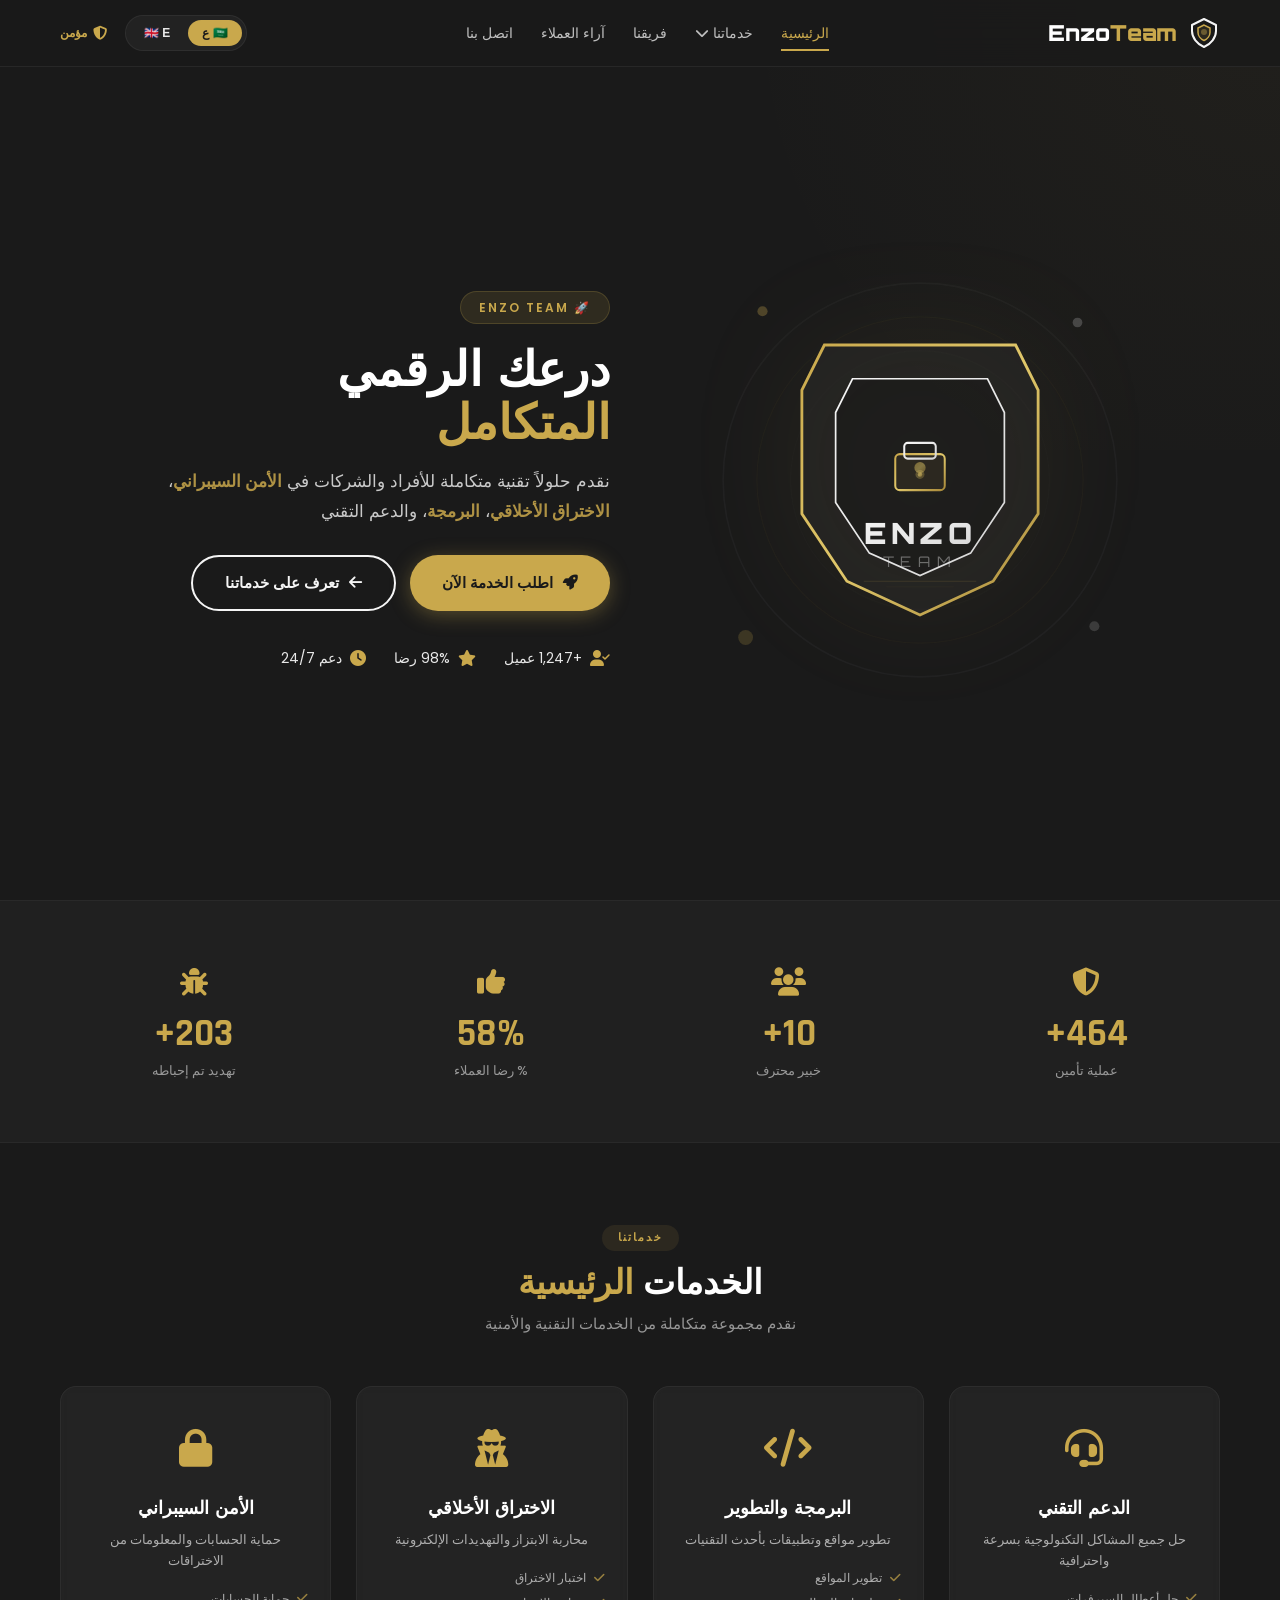
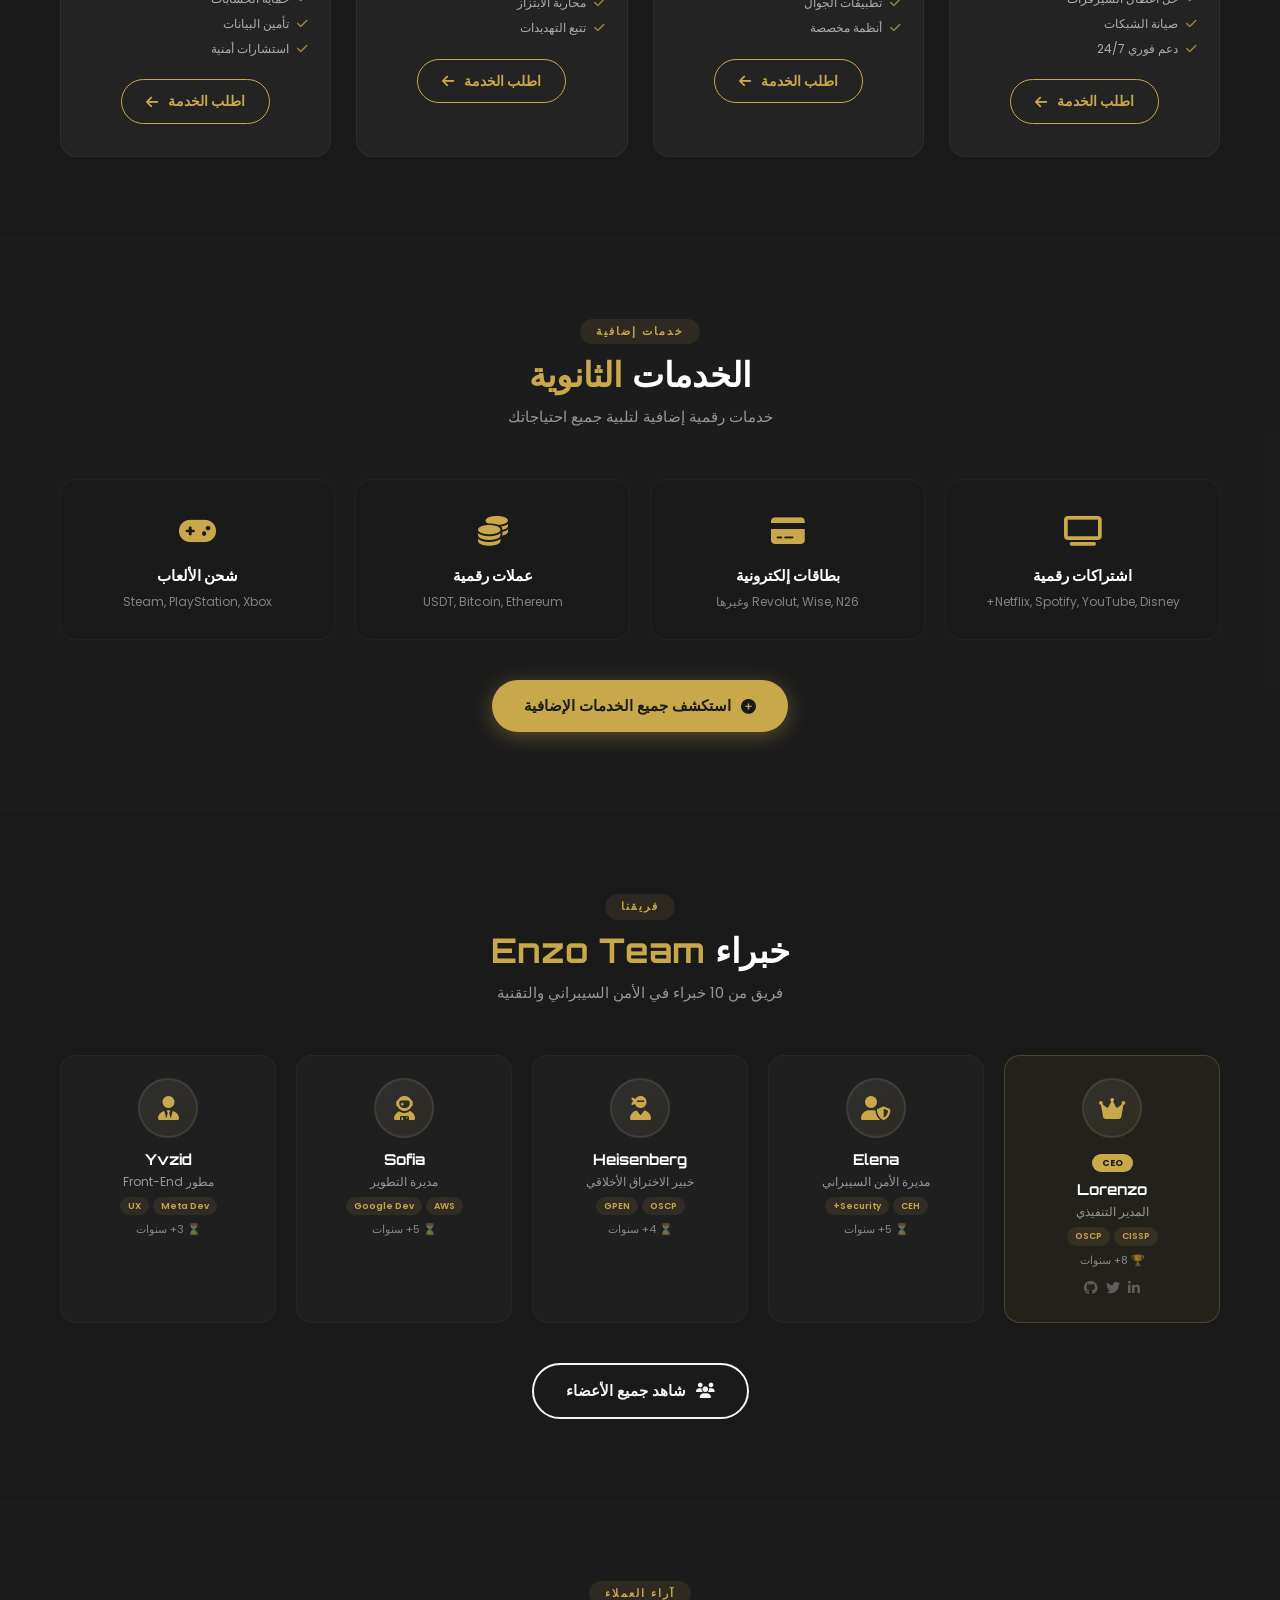
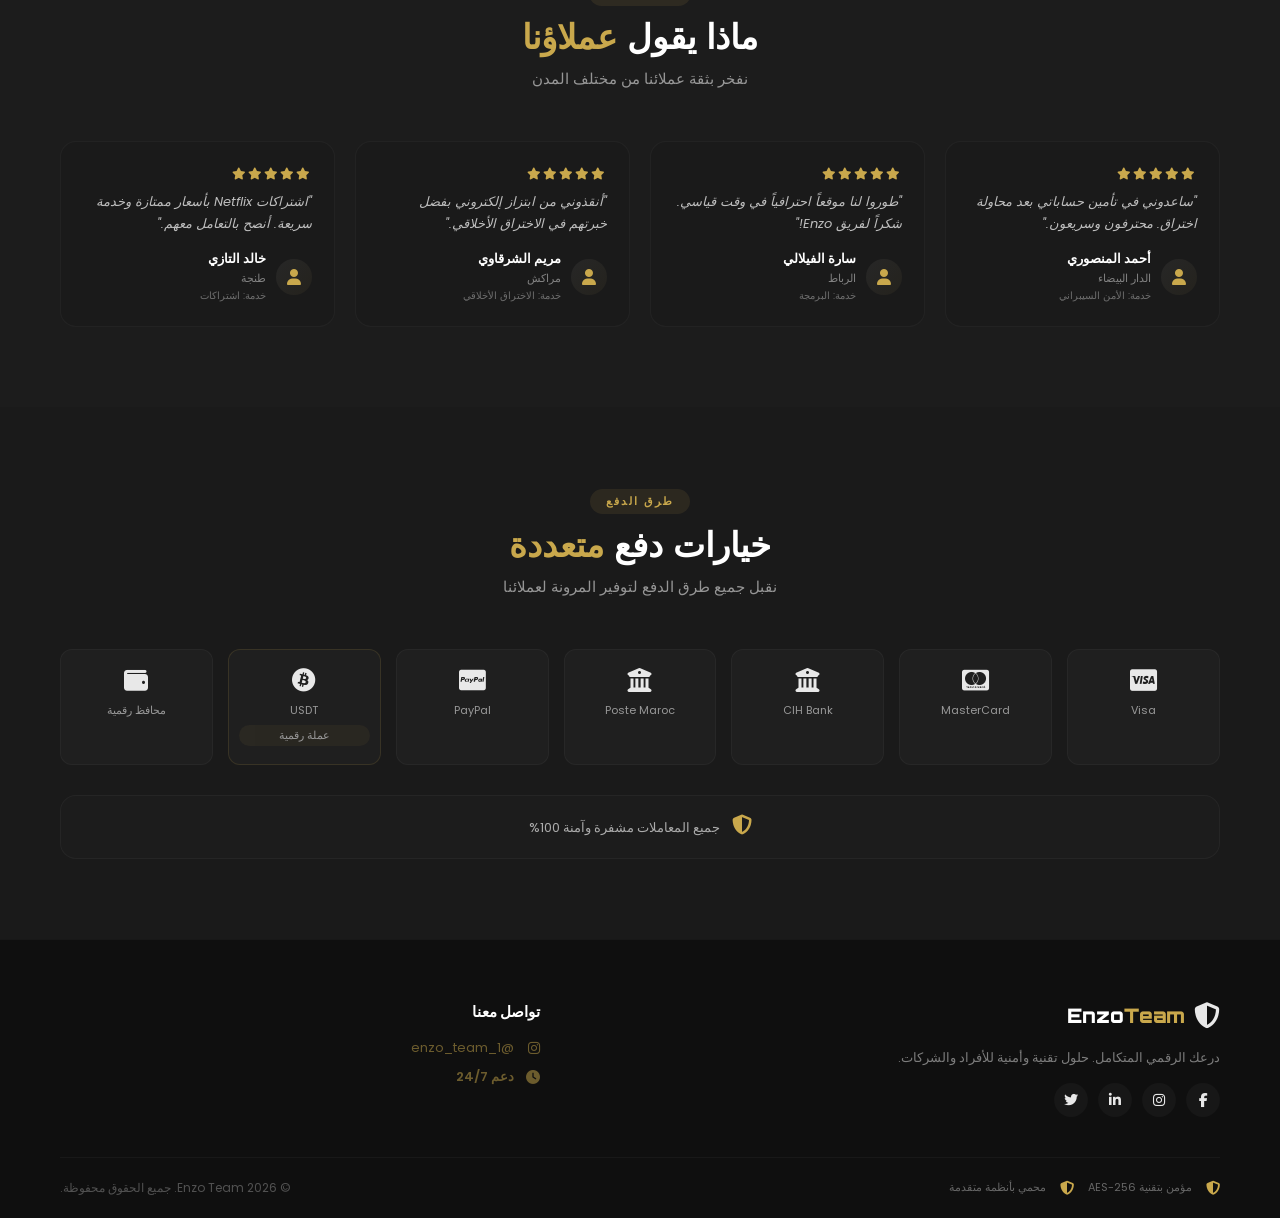
<file: index.html>
<!DOCTYPE html>
<html lang="ar" dir="rtl">
<head>
    <meta charset="UTF-8">
    <meta name="viewport" content="width=device-width, initial-scale=1.0">
    <title>Enzo Team - درعك الرقمي المتكامل</title>
    
    <!-- Google Fonts -->
    <link rel="preconnect" href="https://fonts.googleapis.com">
    <link rel="preconnect" href="https://fonts.gstatic.com" crossorigin>
    <link href="https://fonts.googleapis.com/css2?family=Orbitron:wght@400;700;900&family=Poppins:wght@300;400;600;700&family=Rajdhani:wght@500;600;700&display=swap" rel="stylesheet">
    
    <!-- Font Awesome -->
    <link rel="stylesheet" href="https://cdnjs.cloudflare.com/ajax/libs/font-awesome/6.5.0/css/all.min.css">
    
    <style>
        /* ===== الهوية البصرية Enzo Team ===== */
        :root {
            --bg-primary: #1A1A1A;
            --bg-secondary: #2D2D2D;
            --bg-card: #3A3A3A;
            --text-primary: #F5F5F5;
            --text-secondary: #E8E8E8;
            --text-muted: #AAAAAA;
            --gold: #C9A84C;
            --gold-dark: #A8893A;
            --gold-light: #E0C76A;
            --white: #FFFFFF;
            --shadow: 0 10px 40px rgba(0, 0, 0, 0.6);
            --shadow-hover: 0 20px 60px rgba(0, 0, 0, 0.8);
            --border-radius: 16px;
            --transition: all 0.3s cubic-bezier(0.4, 0, 0.2, 1);
            --font-title: 'Orbitron', sans-serif;
            --font-body: 'Poppins', sans-serif;
            --font-numbers: 'Rajdhani', sans-serif;
        }

        * { margin: 0; padding: 0; box-sizing: border-box; }
        html { scroll-behavior: smooth; }
        body {
            font-family: var(--font-body);
            background: var(--bg-primary);
            color: var(--text-secondary);
            line-height: 1.6;
            overflow-x: hidden;
            direction: rtl;
        }
        a { text-decoration: none; color: inherit; transition: var(--transition); }
        ul { list-style: none; }
        .container { max-width: 1200px; margin: 0 auto; padding: 0 20px; }

        ::-webkit-scrollbar { width: 8px; }
        ::-webkit-scrollbar-track { background: var(--bg-primary); }
        ::-webkit-scrollbar-thumb { background: var(--gold); border-radius: 10px; }
        ::-webkit-scrollbar-thumb:hover { background: var(--gold-light); }
        ::selection { background: var(--gold); color: var(--bg-primary); }

        /* ===== BUTTONS ===== */
        .btn {
            display: inline-flex;
            align-items: center;
            gap: 10px;
            padding: 14px 32px;
            border-radius: 50px;
            font-family: var(--font-body);
            font-weight: 600;
            font-size: 15px;
            cursor: pointer;
            transition: var(--transition);
            border: none;
            text-decoration: none;
        }
        .btn-primary {
            background: var(--gold);
            color: var(--bg-primary);
            box-shadow: 0 4px 20px rgba(201, 168, 76, 0.35);
        }
        .btn-primary:hover {
            transform: translateY(-3px);
            box-shadow: 0 8px 35px rgba(201, 168, 76, 0.5);
            background: var(--gold-light);
        }
        .btn-secondary {
            background: transparent;
            color: var(--text-primary);
            border: 2px solid var(--text-primary);
        }
        .btn-secondary:hover {
            background: var(--text-primary);
            color: var(--bg-primary);
            transform: translateY(-3px);
        }
        .btn-service {
            background: transparent;
            color: var(--gold);
            border: 1px solid var(--gold);
            padding: 10px 24px;
            font-size: 14px;
        }
        .btn-service:hover {
            background: var(--gold);
            color: var(--bg-primary);
        }

        /* ===== HEADER ===== */
        .header {
            position: fixed;
            top: 0;
            left: 0;
            right: 0;
            z-index: 1000;
            padding: 15px 0;
            background: rgba(26, 26, 26, 0.97);
            backdrop-filter: blur(15px);
            border-bottom: 1px solid rgba(245, 245, 245, 0.06);
            transition: var(--transition);
        }
        .header.scrolled {
            padding: 10px 0;
            box-shadow: 0 4px 30px rgba(0, 0, 0, 0.7);
            border-bottom: 1px solid rgba(201, 168, 76, 0.15);
        }
        .header-inner { display: flex; justify-content: space-between; align-items: center; }

        .logo a {
            display: flex;
            align-items: center;
            gap: 10px;
            font-family: var(--font-title);
            font-size: 22px;
            font-weight: 900;
            color: var(--white);
        }
        .logo-icon { font-size: 26px; display: flex; align-items: center; }
        .logo-icon svg { width: 32px; height: 32px; }
        .logo-text { color: var(--white); }
        .logo-highlight { color: var(--gold); }

        .nav-list {
            display: flex;
            align-items: center;
            gap: 28px;
        }
        .nav-list > li > a {
            color: var(--text-secondary);
            font-size: 14px;
            font-weight: 500;
            padding: 8px 0;
            position: relative;
            opacity: 0.8;
            transition: var(--transition);
        }
        .nav-list > li > a::after {
            content: '';
            position: absolute;
            bottom: 0;
            left: 0;
            width: 0;
            height: 2px;
            background: var(--gold);
            transition: var(--transition);
        }
        .nav-list > li > a:hover::after,
        .nav-list > li > a.active::after { width: 100%; }
        .nav-list > li > a:hover,
        .nav-list > li > a.active { opacity: 1; color: var(--gold); }

        .dropdown { position: relative; }
        .dropdown-menu {
            position: absolute;
            top: 100%;
            right: 0;
            background: var(--bg-secondary);
            padding: 10px 0;
            border-radius: 12px;
            min-width: 220px;
            opacity: 0;
            visibility: hidden;
            transform: translateY(10px);
            transition: var(--transition);
            box-shadow: var(--shadow);
            border: 1px solid rgba(245, 245, 245, 0.06);
        }
        .dropdown:hover .dropdown-menu {
            opacity: 1;
            visibility: visible;
            transform: translateY(0);
        }
        .dropdown-menu li a {
            display: block;
            padding: 10px 24px;
            color: var(--text-secondary);
            font-size: 14px;
            transition: var(--transition);
        }
        .dropdown-menu li a:hover {
            background: rgba(201, 168, 76, 0.08);
            color: var(--gold);
        }

        .header-right {
            display: flex;
            align-items: center;
            gap: 18px;
        }
        .language-switcher {
            display: flex;
            gap: 4px;
            background: rgba(255,255,255,0.04);
            padding: 4px;
            border-radius: 50px;
            border: 1px solid rgba(255,255,255,0.06);
        }
        .lang-btn {
            background: transparent;
            border: none;
            padding: 6px 14px;
            border-radius: 50px;
            color: var(--text-secondary);
            font-size: 12px;
            font-weight: 600;
            cursor: pointer;
            transition: var(--transition);
        }
        .lang-btn.active {
            background: var(--gold);
            color: var(--bg-primary);
        }
        .lang-btn:hover:not(.active) { background: rgba(255,255,255,0.06); }

        .security-badge {
            display: flex;
            align-items: center;
            gap: 6px;
            color: var(--gold);
            font-size: 12px;
            font-weight: 600;
        }
        .security-badge i { font-size: 14px; }

        .menu-toggle {
            display: none;
            flex-direction: column;
            gap: 5px;
            background: transparent;
            border: none;
            cursor: pointer;
            padding: 5px;
        }
        .menu-toggle span {
            display: block;
            width: 28px;
            height: 2px;
            background: var(--text-primary);
            border-radius: 3px;
            transition: var(--transition);
        }
        .menu-toggle.active span:nth-child(1) { transform: rotate(45deg) translate(5px, 5px); }
        .menu-toggle.active span:nth-child(2) { opacity: 0; }
        .menu-toggle.active span:nth-child(3) { transform: rotate(-45deg) translate(5px, -5px); }

        /* ===== HERO ===== */
        .hero {
            padding: 140px 0 80px;
            min-height: 100vh;
            display: flex;
            align-items: center;
            position: relative;
            overflow: hidden;
        }
        .hero::before {
            content: '';
            position: absolute;
            top: -50%;
            right: -50%;
            width: 100%;
            height: 100%;
            background: radial-gradient(circle, rgba(201, 168, 76, 0.04) 0%, transparent 70%);
            pointer-events: none;
        }
        .hero-inner {
            display: grid;
            grid-template-columns: 1fr 1fr;
            gap: 60px;
            align-items: center;
            position: relative;
            z-index: 1;
        }
        .hero-image {
            display: flex;
            justify-content: center;
            align-items: center;
        }
        .hero-image-wrapper {
            position: relative;
            width: 100%;
            max-width: 520px;
            aspect-ratio: 1/1;
            display: flex;
            justify-content: center;
            align-items: center;
        }
        .hero-svg-container {
            position: relative;
            z-index: 2;
            width: 100%;
            height: 100%;
            display: flex;
            justify-content: center;
            align-items: center;
        }
        .hero-svg-container svg {
            width: 90%;
            height: 90%;
            filter: drop-shadow(0 0 60px rgba(201, 168, 76, 0.12));
            animation: floatHero 5s ease-in-out infinite;
        }
        @keyframes floatHero {
            0%, 100% { transform: translateY(0); }
            50% { transform: translateY(-12px); }
        }

        .hero-tag {
            display: inline-block;
            padding: 6px 18px;
            background: rgba(201, 168, 76, 0.12);
            border: 1px solid rgba(201, 168, 76, 0.2);
            border-radius: 50px;
            font-size: 12px;
            font-weight: 600;
            color: var(--gold);
            margin-bottom: 18px;
            letter-spacing: 2px;
        }
        .hero-title {
            font-family: var(--font-title);
            font-size: 48px;
            font-weight: 900;
            line-height: 1.1;
            margin-bottom: 18px;
            color: var(--white);
        }
        .hero-title-highlight {
            display: block;
            color: var(--gold);
        }
        .hero-desc {
            font-size: 17px;
            opacity: 0.85;
            margin-bottom: 28px;
            max-width: 500px;
            line-height: 1.8;
            color: var(--text-secondary);
        }
        .highlight-text { color: var(--gold); font-weight: 600; }
        .hero-buttons {
            display: flex;
            gap: 14px;
            flex-wrap: wrap;
            margin-bottom: 36px;
        }
        .hero-trust {
            display: flex;
            gap: 28px;
        }
        .trust-item {
            display: flex;
            align-items: center;
            gap: 8px;
            font-size: 14px;
            color: var(--text-secondary);
        }
        .trust-item i { color: var(--gold); font-size: 16px; }

        /* ===== STATISTICS ===== */
        .statistics {
            padding: 60px 0;
            background: rgba(45, 45, 45, 0.35);
            border-top: 1px solid rgba(245, 245, 245, 0.04);
            border-bottom: 1px solid rgba(245, 245, 245, 0.04);
        }
        .stats-grid {
            display: grid;
            grid-template-columns: repeat(4, 1fr);
            gap: 30px;
        }
        .stat-item { text-align: center; }
        .stat-icon { font-size: 28px; margin-bottom: 6px; color: var(--gold); }
        .stat-number {
            font-family: var(--font-numbers);
            font-size: 38px;
            font-weight: 700;
            color: var(--gold);
            line-height: 1.2;
        }
        .stat-label { font-size: 13px; opacity: 0.6; margin-top: 4px; color: var(--text-secondary); }

        /* ===== SECTION HEADER ===== */
        .section-header {
            text-align: center;
            margin-bottom: 50px;
        }
        .section-tag {
            display: inline-block;
            padding: 4px 16px;
            background: rgba(201, 168, 76, 0.1);
            border-radius: 50px;
            font-size: 11px;
            font-weight: 600;
            color: var(--gold);
            text-transform: uppercase;
            letter-spacing: 2px;
            margin-bottom: 10px;
        }
        .section-title {
            font-family: var(--font-title);
            font-size: 34px;
            font-weight: 700;
            line-height: 1.2;
            color: var(--white);
        }
        .section-title .highlight { color: var(--gold); }
        .section-desc {
            font-size: 15px;
            opacity: 0.6;
            max-width: 600px;
            margin: 10px auto 0;
            color: var(--text-secondary);
        }

        /* ===== SERVICES ===== */
        .services { padding: 80px 0; }
        .services-grid {
            display: grid;
            grid-template-columns: repeat(4, 1fr);
            gap: 25px;
        }
        .service-card {
            background: rgba(45, 45, 45, 0.5);
            padding: 32px 22px;
            border-radius: var(--border-radius);
            border: 1px solid rgba(245, 245, 245, 0.05);
            transition: var(--transition);
            text-align: center;
            backdrop-filter: blur(4px);
            position: relative;
            overflow: hidden;
            cursor: pointer;
        }
        .service-card::before {
            content: '';
            position: absolute;
            top: 0;
            left: 0;
            right: 0;
            height: 3px;
            background: var(--gold);
            opacity: 0;
            transition: var(--transition);
        }
        .service-card:hover::before { opacity: 1; }
        .service-card:hover {
            transform: translateY(-8px);
            border-color: rgba(201, 168, 76, 0.25);
            box-shadow: var(--shadow-hover);
        }
        .service-icon { font-size: 38px; margin-bottom: 14px; color: var(--gold); }
        .service-title {
            font-family: var(--font-title);
            font-size: 18px;
            font-weight: 700;
            margin-bottom: 8px;
            color: var(--white);
        }
        .service-desc {
            font-size: 13px;
            opacity: 0.7;
            margin-bottom: 14px;
            line-height: 1.6;
            color: var(--text-secondary);
        }
        .service-features {
            text-align: right;
            margin-bottom: 18px;
        }
        .service-features li {
            font-size: 12px;
            padding: 3px 0;
            display: flex;
            align-items: center;
            gap: 8px;
            opacity: 0.7;
            color: var(--text-secondary);
        }
        .service-features li i { color: var(--gold); font-size: 12px; }

        /* ===== SECONDARY SERVICES ===== */
        .secondary-services {
            padding: 80px 0;
            background: rgba(45, 45, 45, 0.15);
        }
        .secondary-grid {
            display: grid;
            grid-template-columns: repeat(4, 1fr);
            gap: 20px;
            margin-bottom: 40px;
        }
        .secondary-card {
            background: rgba(26, 26, 26, 0.6);
            padding: 28px 18px;
            border-radius: var(--border-radius);
            text-align: center;
            border: 1px solid rgba(245, 245, 245, 0.04);
            transition: var(--transition);
            cursor: pointer;
        }
        .secondary-card:hover {
            border-color: rgba(201, 168, 76, 0.2);
            transform: translateY(-4px);
        }
        .secondary-icon { font-size: 30px; margin-bottom: 8px; color: var(--gold); }
        .secondary-card h4 { font-size: 15px; margin-bottom: 4px; color: var(--white); }
        .secondary-card p { font-size: 12px; opacity: 0.5; color: var(--text-secondary); }
        .secondary-cta { text-align: center; }

        /* ===== TEAM ===== */
        .team { padding: 80px 0; }
        .team-grid {
            display: grid;
            grid-template-columns: repeat(5, 1fr);
            gap: 20px;
            margin-bottom: 40px;
        }
        .team-card {
            background: rgba(45, 45, 45, 0.3);
            padding: 22px 16px;
            border-radius: var(--border-radius);
            text-align: center;
            border: 1px solid rgba(245, 245, 245, 0.04);
            transition: var(--transition);
        }
        .team-card:hover {
            border-color: rgba(201, 168, 76, 0.2);
            transform: translateY(-4px);
        }
        .team-card.featured {
            border-color: rgba(201, 168, 76, 0.25);
            background: rgba(201, 168, 76, 0.05);
        }
        .team-avatar {
            width: 60px;
            height: 60px;
            border-radius: 50%;
            background: linear-gradient(135deg, rgba(245,245,245,0.08), rgba(201,168,76,0.08));
            display: flex;
            align-items: center;
            justify-content: center;
            font-size: 24px;
            margin: 0 auto 10px;
            border: 2px solid rgba(245, 245, 245, 0.08);
            transition: var(--transition);
            color: var(--gold);
        }
        .team-card:hover .team-avatar {
            border-color: var(--gold);
            box-shadow: 0 0 30px rgba(201, 168, 76, 0.1);
        }
        .team-badge {
            display: inline-block;
            background: var(--gold);
            color: var(--bg-primary);
            font-size: 9px;
            font-weight: 700;
            padding: 2px 10px;
            border-radius: 50px;
            margin-bottom: 6px;
        }
        .team-name {
            font-family: var(--font-title);
            font-size: 15px;
            font-weight: 700;
            color: var(--white);
        }
        .team-role {
            font-size: 12px;
            opacity: 0.6;
            display: block;
            margin-bottom: 6px;
            color: var(--text-secondary);
        }
        .team-certifications {
            display: flex;
            gap: 4px;
            justify-content: center;
            flex-wrap: wrap;
            margin-bottom: 6px;
        }
        .cert {
            font-size: 9px;
            padding: 2px 8px;
            border-radius: 50px;
            background: rgba(201, 168, 76, 0.1);
            color: var(--gold);
            font-weight: 600;
        }
        .team-experience {
            font-size: 11px;
            opacity: 0.5;
            color: var(--text-secondary);
        }
        .team-social {
            display: flex;
            gap: 8px;
            justify-content: center;
            margin-top: 8px;
        }
        .team-social a {
            color: var(--text-secondary);
            opacity: 0.3;
            transition: var(--transition);
            font-size: 14px;
        }
        .team-social a:hover { opacity: 1; color: var(--gold); }
        .team-view-all { text-align: center; }

        /* ===== TESTIMONIALS ===== */
        .testimonials {
            padding: 80px 0;
            background: rgba(45, 45, 45, 0.12);
        }
        .testimonials-grid {
            display: grid;
            grid-template-columns: repeat(4, 1fr);
            gap: 20px;
        }
        .testimonial-card {
            background: rgba(26, 26, 26, 0.6);
            padding: 22px;
            border-radius: var(--border-radius);
            border: 1px solid rgba(245, 245, 245, 0.04);
            transition: var(--transition);
        }
        .testimonial-card:hover {
            border-color: rgba(201, 168, 76, 0.12);
            transform: translateY(-3px);
        }
        .testimonial-stars {
            color: var(--gold);
            font-size: 12px;
            letter-spacing: 2px;
            margin-bottom: 8px;
        }
        .testimonial-text {
            font-size: 13px;
            line-height: 1.7;
            opacity: 0.8;
            margin-bottom: 14px;
            font-style: italic;
            color: var(--text-secondary);
        }
        .testimonial-author {
            display: flex;
            align-items: center;
            gap: 10px;
        }
        .author-avatar {
            width: 36px;
            height: 36px;
            border-radius: 50%;
            background: linear-gradient(135deg, rgba(245,245,245,0.06), rgba(201,168,76,0.06));
            display: flex;
            align-items: center;
            justify-content: center;
            font-size: 16px;
            flex-shrink: 0;
            color: var(--gold);
        }
        .author-info h5 { font-size: 13px; font-weight: 600; color: var(--white); }
        .author-info span { font-size: 11px; opacity: 0.5; display: block; color: var(--text-secondary); }
        .author-info small { font-size: 10px; opacity: 0.4; display: block; color: var(--text-secondary); }

        /* ===== PAYMENTS ===== */
        .payments { padding: 80px 0; }
        .payments-grid {
            display: grid;
            grid-template-columns: repeat(7, 1fr);
            gap: 15px;
            margin-bottom: 30px;
        }
        .payment-item {
            background: rgba(45, 45, 45, 0.3);
            padding: 18px 10px;
            border-radius: 12px;
            text-align: center;
            border: 1px solid rgba(245, 245, 245, 0.04);
            transition: var(--transition);
        }
        .payment-item:hover {
            border-color: rgba(201, 168, 76, 0.2);
            transform: translateY(-2px);
        }
        .payment-item i {
            font-size: 24px;
            display: block;
            margin-bottom: 4px;
            color: var(--text-secondary);
        }
        .payment-item span { font-size: 11px; opacity: 0.6; color: var(--text-secondary); }
        .payment-item.crypto { border-color: rgba(201, 168, 76, 0.15); }
        .crypto-badge {
            display: block;
            font-size: 8px;
            background: rgba(201, 168, 76, 0.1);
            color: var(--gold);
            padding: 2px 6px;
            border-radius: 50px;
            margin-top: 3px;
        }
        .payment-security {
            text-align: center;
            padding: 18px;
            background: rgba(45, 45, 45, 0.15);
            border-radius: var(--border-radius);
            border: 1px solid rgba(245, 245, 245, 0.04);
        }
        .payment-security i { color: var(--gold); font-size: 20px; margin-left: 8px; }
        .payment-security p {
            font-size: 13px;
            display: inline;
            opacity: 0.7;
            color: var(--text-secondary);
        }

        /* ===== FOOTER ===== */
        .footer {
            padding: 60px 0 20px;
            background: rgba(15, 15, 15, 0.98);
            border-top: 1px solid rgba(245, 245, 245, 0.04);
        }
        .footer-grid {
            display: grid;
            grid-template-columns: 2fr 1.5fr;
            gap: 40px;
            margin-bottom: 40px;
        }
        .footer-logo {
            display: flex;
            align-items: center;
            gap: 8px;
            font-family: var(--font-title);
            font-size: 20px;
            font-weight: 900;
            margin-bottom: 14px;
        }
        .footer-about {
            font-size: 13px;
            opacity: 0.5;
            line-height: 1.8;
            margin-bottom: 14px;
            color: var(--text-secondary);
            max-width: 400px;
        }
        .footer-social {
            display: flex;
            gap: 10px;
        }
        .footer-social a {
            width: 34px;
            height: 34px;
            border-radius: 50%;
            background: rgba(255,255,255,0.03);
            display: flex;
            align-items: center;
            justify-content: center;
            transition: var(--transition);
            font-size: 14px;
            color: var(--text-secondary);
        }
        .footer-social a:hover {
            background: var(--gold);
            color: var(--bg-primary);
        }

        .footer-col h4 {
            font-size: 15px;
            font-weight: 700;
            margin-bottom: 14px;
            color: var(--white);
        }
        .footer-contact li {
            font-size: 13px;
            opacity: 0.5;
            display: flex;
            align-items: center;
            gap: 10px;
            margin-bottom: 8px;
            color: var(--text-secondary);
        }
        .footer-contact li i {
            color: var(--gold);
            width: 16px;
            font-size: 14px;
        }
        .footer-contact li a {
            color: var(--gold);
            transition: var(--transition);
        }
        .footer-contact li a:hover { opacity: 0.7; }
        .footer-contact .highlight-text {
            color: var(--gold);
            font-weight: 600;
        }

        .footer-bottom {
            border-top: 1px solid rgba(245, 245, 245, 0.04);
            padding-top: 20px;
            display: flex;
            justify-content: space-between;
            align-items: center;
            flex-wrap: wrap;
            gap: 14px;
        }
        .footer-security {
            display: flex;
            align-items: center;
            gap: 14px;
            flex-wrap: wrap;
        }
        .footer-security i {
            color: var(--gold);
            font-size: 14px;
        }
        .footer-security span {
            font-size: 11px;
            opacity: 0.4;
            color: var(--text-secondary);
        }
        .footer-copy {
            font-size: 12px;
            opacity: 0.3;
            color: var(--text-secondary);
        }

        .back-to-top {
            position: fixed;
            bottom: 30px;
            right: 30px;
            width: 42px;
            height: 42px;
            border-radius: 50%;
            background: var(--gold);
            border: none;
            color: var(--bg-primary);
            font-size: 18px;
            cursor: pointer;
            transition: var(--transition);
            opacity: 0;
            visibility: hidden;
            transform: translateY(20px);
            z-index: 999;
        }
        .back-to-top.visible {
            opacity: 1;
            visibility: visible;
            transform: translateY(0);
        }
        .back-to-top:hover {
            transform: translateY(-4px);
            box-shadow: 0 8px 30px rgba(201, 168, 76, 0.3);
            background: var(--gold-light);
        }

        /* ===== RESPONSIVE ===== */
        @media (max-width: 1200px) {
            .team-grid { grid-template-columns: repeat(3, 1fr); }
            .payments-grid { grid-template-columns: repeat(4, 1fr); }
        }

        @media (max-width: 992px) {
            .hero-inner {
                grid-template-columns: 1fr;
                text-align: center;
            }
            .hero-content { order: 1; }
            .hero-image { order: 2; }
            .hero-desc { margin-left: auto; margin-right: auto; }
            .hero-buttons { justify-content: center; }
            .hero-trust { justify-content: center; }
            .hero-title { font-size: 36px; }
            
            .services-grid { grid-template-columns: repeat(2, 1fr); }
            .secondary-grid { grid-template-columns: repeat(2, 1fr); }
            .testimonials-grid { grid-template-columns: repeat(2, 1fr); }
            .footer-grid { grid-template-columns: 1fr; }
            
            .nav {
                position: fixed;
                top: 70px;
                left: 0;
                right: 0;
                background: var(--bg-primary);
                padding: 30px;
                border-bottom: 1px solid rgba(245, 245, 245, 0.06);
                opacity: 0;
                visibility: hidden;
                transform: translateY(-20px);
                transition: var(--transition);
            }
            .nav.open {
                opacity: 1;
                visibility: visible;
                transform: translateY(0);
            }
            .nav-list {
                flex-direction: column;
                gap: 14px;
            }
            .dropdown-menu {
                position: static;
                opacity: 1;
                visibility: visible;
                transform: none;
                background: rgba(255,255,255,0.03);
                margin-top: 6px;
                box-shadow: none;
            }
            .menu-toggle { display: flex; }
            .language-switcher .lang-btn span { display: none; }
            .security-badge span { display: none; }
        }

        @media (max-width: 768px) {
            .stats-grid { grid-template-columns: repeat(2, 1fr); }
            .services-grid { grid-template-columns: 1fr; }
            .secondary-grid { grid-template-columns: 1fr 1fr; }
            .team-grid { grid-template-columns: repeat(2, 1fr); }
            .testimonials-grid { grid-template-columns: 1fr; }
            .payments-grid { grid-template-columns: repeat(3, 1fr); }
            .footer-grid { grid-template-columns: 1fr; }
            .footer-bottom { flex-direction: column; text-align: center; }
            .footer-security { justify-content: center; }
            .hero-title { font-size: 30px; }
            .section-title { font-size: 26px; }
        }

        @media (max-width: 480px) {
            .payments-grid { grid-template-columns: repeat(2, 1fr); }
            .team-grid { grid-template-columns: 1fr; }
            .secondary-grid { grid-template-columns: 1fr; }
            .hero-buttons .btn { width: 100%; justify-content: center; }
            .hero-trust { flex-wrap: wrap; gap: 14px; }
        }
    </style>
</head>
<body>
    <!-- ===== HEADER ===== -->
    <header class="header" id="header">
        <div class="container">
            <div class="header-inner">
                <div class="logo">
                    <a href="index.html">
                        <span class="logo-icon">
                            <svg viewBox="0 0 32 32" fill="none" xmlns="http://www.w3.org/2000/svg">
                                <path d="M16 2L4 8V14C4 20.5 9 27 16 30C23 27 28 20.5 28 14V8L16 2Z" stroke="url(#logoGrad)" stroke-width="2" stroke-linejoin="round"/>
                                <path d="M16 8L10 11V15.5C10 18.5 12.5 22 16 23.5C19.5 22 22 18.5 22 15.5V11L16 8Z" fill="rgba(201,168,76,0.1)" stroke="url(#logoGrad2)" stroke-width="1.5"/>
                                <circle cx="16" cy="15" r="3" fill="url(#logoGrad2)" opacity="0.4"/>
                                <defs>
                                    <linearGradient id="logoGrad" x1="2" y1="2" x2="30" y2="30">
                                        <stop offset="0%" stop-color="#F5F5F5"/>
                                        <stop offset="50%" stop-color="#E8E8E8"/>
                                        <stop offset="100%" stop-color="#D4D4D4"/>
                                    </linearGradient>
                                    <linearGradient id="logoGrad2" x1="10" y1="8" x2="22" y2="24">
                                        <stop offset="0%" stop-color="#C9A84C"/>
                                        <stop offset="100%" stop-color="#A8893A"/>
                                    </linearGradient>
                                </defs>
                            </svg>
                        </span>
                        <span class="logo-text">Enzo<span class="logo-highlight">Team</span></span>
                    </a>
                </div>
                
                <nav class="nav" id="nav">
                    <ul class="nav-list">
                        <li><a href="index.html" class="active">الرئيسية</a></li>
                        <li class="dropdown">
                            <a href="#">خدماتنا <i class="fas fa-chevron-down"></i></a>
                            <ul class="dropdown-menu">
                                <li><a href="support.html">الدعم التقني</a></li>
                                <li><a href="programming.html">البرمجة والتطوير</a></li>
                                <li><a href="hacking.html">الاختراق الأخلاقي</a></li>
                                <li><a href="cybersecurity.html">الأمن السيبراني</a></li>
                                <li><a href="secondary.html">الخدمات الثانوية</a></li>
                            </ul>
                        </li>
                        <li><a href="team.html">فريقنا</a></li>
                        <li><a href="#testimonials">آراء العملاء</a></li>
                        <li><a href="contact.html">اتصل بنا</a></li>
                    </ul>
                </nav>
                
                <div class="header-right">
                    <div class="language-switcher">
                        <button class="lang-btn active" data-lang="ar" onclick="switchLanguage('ar')">🇸🇦 ع</button>
                        <button class="lang-btn" data-lang="en" onclick="switchLanguage('en')">🇬🇧 E</button>
                    </div>
                    <div class="security-badge">
                        <i class="fas fa-shield-halved"></i>
                        <span>مؤمن</span>
                    </div>
                    <button class="menu-toggle" id="menuToggle">
                        <span></span>
                        <span></span>
                        <span></span>
                    </button>
                </div>
            </div>
        </div>
    </header>

    <!-- ===== HERO ===== -->
    <section class="hero" id="hero">
        <div class="container">
            <div class="hero-inner">
                <div class="hero-image">
                    <div class="hero-image-wrapper">
                        <div class="hero-svg-container">
                            <svg viewBox="0 0 400 400" xmlns="http://www.w3.org/2000/svg">
                                <circle cx="200" cy="200" r="175" fill="none" stroke="rgba(245,245,245,0.03)" stroke-width="1.5"/>
                                <circle cx="200" cy="200" r="145" fill="none" stroke="rgba(201,168,76,0.04)" stroke-width="1"/>
                                <circle cx="200" cy="200" r="115" fill="none" stroke="rgba(245,245,245,0.02)" stroke-width="1"/>
                                <g transform="translate(200, 195)">
                                    <path d="M-85 -115 L85 -115 L105 -75 L105 35 L65 95 L0 125 L-65 95 L-105 35 L-105 -75 Z" fill="rgba(45,45,45,0.4)" stroke="url(#shieldGold)" stroke-width="2.5"/>
                                    <path d="M-60 -85 L60 -85 L75 -55 L75 25 L45 70 L0 90 L-45 70 L-75 25 L-75 -55 Z" fill="rgba(26,26,26,0.6)" stroke="url(#shieldSilver)" stroke-width="1.5"/>
                                    <rect x="-22" y="-18" width="44" height="32" rx="4" fill="rgba(201,168,76,0.08)" stroke="url(#shieldGold)" stroke-width="1.8"/>
                                    <rect x="-14" y="-28" width="28" height="14" rx="3" fill="none" stroke="url(#shieldSilver)" stroke-width="1.8"/>
                                    <circle cx="0" cy="-6" r="5" fill="url(#shieldGold)" opacity="0.5"/>
                                    <circle cx="0" cy="0" r="4" fill="url(#shieldGold)" opacity="0.3"/>
                                    <circle cx="0" cy="0" r="2" fill="url(#shieldGold)" opacity="0.6"/>
                                    <text x="0" y="62" font-family="Orbitron, sans-serif" font-size="26" font-weight="900" fill="url(#shieldSilver)" text-anchor="middle" letter-spacing="4">ENZO</text>
                                    <text x="0" y="82" font-family="Orbitron, sans-serif" font-size="13" font-weight="400" fill="#E8E8E8" text-anchor="middle" letter-spacing="6" opacity="0.4">TEAM</text>
                                    <line x1="-50" y1="95" x2="50" y2="95" stroke="rgba(201,168,76,0.15)" stroke-width="1"/>
                                    <line x1="-30" y1="100" x2="30" y2="100" stroke="rgba(201,168,76,0.08)" stroke-width="0.5"/>
                                </g>
                                <circle cx="60" cy="50" r="3" fill="rgba(201,168,76,0.3)">
                                    <animate attributeName="r" values="3;6;3" dur="3s" repeatCount="indefinite"/>
                                </circle>
                                <circle cx="340" cy="60" r="2.5" fill="rgba(245,245,245,0.2)">
                                    <animate attributeName="r" values="2.5;5;2.5" dur="3.5s" repeatCount="indefinite"/>
                                </circle>
                                <circle cx="45" cy="340" r="3.5" fill="rgba(201,168,76,0.2)">
                                    <animate attributeName="r" values="3.5;7;3.5" dur="4s" repeatCount="indefinite"/>
                                </circle>
                                <circle cx="355" cy="330" r="2" fill="rgba(245,245,245,0.15)">
                                    <animate attributeName="r" values="2;5;2" dur="3.8s" repeatCount="indefinite"/>
                                </circle>
                                <defs>
                                    <linearGradient id="shieldGold" x1="0%" y1="0%" x2="100%" y2="100%">
                                        <stop offset="0%" stop-color="#C9A84C"/>
                                        <stop offset="50%" stop-color="#E0C76A"/>
                                        <stop offset="100%" stop-color="#A8893A"/>
                                    </linearGradient>
                                    <linearGradient id="shieldSilver" x1="0%" y1="0%" x2="100%" y2="100%">
                                        <stop offset="0%" stop-color="#F5F5F5"/>
                                        <stop offset="50%" stop-color="#E8E8E8"/>
                                        <stop offset="100%" stop-color="#D4D4D4"/>
                                    </linearGradient>
                                </defs>
                            </svg>
                        </div>
                    </div>
                </div>
                
                <div class="hero-content">
                    <span class="hero-tag">🚀 ENZO TEAM</span>
                    <h1 class="hero-title">
                        درعك الرقمي
                        <span class="hero-title-highlight">المتكامل</span>
                    </h1>
                    <p class="hero-desc" id="heroDesc">
                        نقدم حلولاً تقنية متكاملة للأفراد والشركات في 
                        <span class="highlight-text">الأمن السيبراني</span>، 
                        <span class="highlight-text">الاختراق الأخلاقي</span>، 
                        <span class="highlight-text">البرمجة</span>، 
                        والدعم التقني
                    </p>
                    
                    <div class="hero-buttons">
                        <a href="#services" class="btn btn-primary">
                            <i class="fas fa-rocket"></i> <span id="btnService">اطلب الخدمة الآن</span>
                        </a>
                        <a href="#services" class="btn btn-secondary">
                            <i class="fas fa-arrow-left"></i> <span id="btnExplore">تعرف على خدماتنا</span>
                        </a>
                    </div>
                    
                    <div class="hero-trust">
                        <div class="trust-item">
                            <i class="fas fa-user-check"></i>
                            <span>+1,247 عميل</span>
                        </div>
                        <div class="trust-item">
                            <i class="fas fa-star"></i>
                            <span>98% رضا</span>
                        </div>
                        <div class="trust-item">
                            <i class="fas fa-clock"></i>
                            <span>دعم 24/7</span>
                        </div>
                    </div>
                </div>
            </div>
        </div>
    </section>

    <!-- ===== STATISTICS ===== -->
    <section class="statistics" id="statistics">
        <div class="container">
            <div class="stats-grid">
                <div class="stat-item" data-count="1247">
                    <div class="stat-icon"><i class="fas fa-shield-alt"></i></div>
                    <div class="stat-number" id="stat1">0</div>
                    <div class="stat-label">عملية تأمين</div>
                </div>
                <div class="stat-item" data-count="10">
                    <div class="stat-icon"><i class="fas fa-users"></i></div>
                    <div class="stat-number" id="stat2">0</div>
                    <div class="stat-label">خبير محترف</div>
                </div>
                <div class="stat-item" data-count="98">
                    <div class="stat-icon"><i class="fas fa-thumbs-up"></i></div>
                    <div class="stat-number" id="stat3">0</div>
                    <div class="stat-label">% رضا العملاء</div>
                </div>
                <div class="stat-item" data-count="500">
                    <div class="stat-icon"><i class="fas fa-bug"></i></div>
                    <div class="stat-number" id="stat4">0</div>
                    <div class="stat-label">تهديد تم إحباطه</div>
                </div>
            </div>
        </div>
    </section>

    <!-- ===== SERVICES ===== -->
    <section class="services" id="services">
        <div class="container">
            <div class="section-header">
                <span class="section-tag">خدماتنا</span>
                <h2 class="section-title">الخدمات <span class="highlight">الرئيسية</span></h2>
                <p class="section-desc">نقدم مجموعة متكاملة من الخدمات التقنية والأمنية</p>
            </div>
            
            <div class="services-grid">
                <div class="service-card" onclick="location.href='support.html'">
                    <div class="service-icon"><i class="fas fa-headset"></i></div>
                    <h3 class="service-title">الدعم التقني</h3>
                    <p class="service-desc">حل جميع المشاكل التكنولوجية بسرعة واحترافية</p>
                    <ul class="service-features">
                        <li><i class="fas fa-check"></i> حل أعطال السيرفرات</li>
                        <li><i class="fas fa-check"></i> صيانة الشبكات</li>
                        <li><i class="fas fa-check"></i> دعم فوري 24/7</li>
                    </ul>
                    <a href="support.html" class="btn btn-service">اطلب الخدمة <i class="fas fa-arrow-left"></i></a>
                </div>
                
                <div class="service-card" onclick="location.href='programming.html'">
                    <div class="service-icon"><i class="fas fa-code"></i></div>
                    <h3 class="service-title">البرمجة والتطوير</h3>
                    <p class="service-desc">تطوير مواقع وتطبيقات بأحدث التقنيات</p>
                    <ul class="service-features">
                        <li><i class="fas fa-check"></i> تطوير المواقع</li>
                        <li><i class="fas fa-check"></i> تطبيقات الجوال</li>
                        <li><i class="fas fa-check"></i> أنظمة مخصصة</li>
                    </ul>
                    <a href="programming.html" class="btn btn-service">اطلب الخدمة <i class="fas fa-arrow-left"></i></a>
                </div>
                
                <div class="service-card" onclick="location.href='hacking.html'">
                    <div class="service-icon"><i class="fas fa-user-secret"></i></div>
                    <h3 class="service-title">الاختراق الأخلاقي</h3>
                    <p class="service-desc">محاربة الابتزاز والتهديدات الإلكترونية</p>
                    <ul class="service-features">
                        <li><i class="fas fa-check"></i> اختبار الاختراق</li>
                        <li><i class="fas fa-check"></i> محاربة الابتزاز</li>
                        <li><i class="fas fa-check"></i> تتبع التهديدات</li>
                    </ul>
                    <a href="hacking.html" class="btn btn-service">اطلب الخدمة <i class="fas fa-arrow-left"></i></a>
                </div>
                
                <div class="service-card" onclick="location.href='cybersecurity.html'">
                    <div class="service-icon"><i class="fas fa-lock"></i></div>
                    <h3 class="service-title">الأمن السيبراني</h3>
                    <p class="service-desc">حماية الحسابات والمعلومات من الاختراقات</p>
                    <ul class="service-features">
                        <li><i class="fas fa-check"></i> حماية الحسابات</li>
                        <li><i class="fas fa-check"></i> تأمين البيانات</li>
                        <li><i class="fas fa-check"></i> استشارات أمنية</li>
                    </ul>
                    <a href="cybersecurity.html" class="btn btn-service">اطلب الخدمة <i class="fas fa-arrow-left"></i></a>
                </div>
            </div>
        </div>
    </section>

    <!-- ===== SECONDARY SERVICES ===== -->
    <section class="secondary-services" id="secondary">
        <div class="container">
            <div class="section-header">
                <span class="section-tag">خدمات إضافية</span>
                <h2 class="section-title">الخدمات <span class="highlight">الثانوية</span></h2>
                <p class="section-desc">خدمات رقمية إضافية لتلبية جميع احتياجاتك</p>
            </div>
            
            <div class="secondary-grid">
                <div class="secondary-card" onclick="location.href='secondary.html#netflix'">
                    <div class="secondary-icon"><i class="fas fa-tv"></i></div>
                    <h4>اشتراكات رقمية</h4>
                    <p>Netflix, Spotify, YouTube, Disney+</p>
                </div>
                <div class="secondary-card" onclick="location.href='secondary.html#cards'">
                    <div class="secondary-icon"><i class="fas fa-credit-card"></i></div>
                    <h4>بطاقات إلكترونية</h4>
                    <p>Revolut, Wise, N26 وغيرها</p>
                </div>
                <div class="secondary-card" onclick="location.href='secondary.html#crypto'">
                    <div class="secondary-icon"><i class="fas fa-coins"></i></div>
                    <h4>عملات رقمية</h4>
                    <p>USDT, Bitcoin, Ethereum</p>
                </div>
                <div class="secondary-card" onclick="location.href='secondary.html#gaming'">
                    <div class="secondary-icon"><i class="fas fa-gamepad"></i></div>
                    <h4>شحن الألعاب</h4>
                    <p>Steam, PlayStation, Xbox</p>
                </div>
            </div>
            
            <div class="secondary-cta">
                <a href="secondary.html" class="btn btn-primary">
                    <i class="fas fa-plus-circle"></i> استكشف جميع الخدمات الإضافية
                </a>
            </div>
        </div>
    </section>

    <!-- ===== TEAM ===== -->
    <section class="team" id="team">
        <div class="container">
            <div class="section-header">
                <span class="section-tag">فريقنا</span>
                <h2 class="section-title">خبراء <span class="highlight">Enzo Team</span></h2>
                <p class="section-desc">فريق من 10 خبراء في الأمن السيبراني والتقنية</p>
            </div>
            
            <div class="team-grid">
                <div class="team-card featured">
                    <div class="team-avatar"><i class="fas fa-crown"></i></div>
                    <span class="team-badge">CEO</span>
                    <h4 class="team-name">Lorenzo</h4>
                    <span class="team-role">المدير التنفيذي</span>
                    <div class="team-certifications">
                        <span class="cert">CISSP</span>
                        <span class="cert">OSCP</span>
                    </div>
                    <p class="team-experience">🏆 8+ سنوات</p>
                    <div class="team-social">
                        <a href="#"><i class="fab fa-linkedin-in"></i></a>
                        <a href="#"><i class="fab fa-twitter"></i></a>
                        <a href="#"><i class="fab fa-github"></i></a>
                    </div>
                </div>
                
                <div class="team-card">
                    <div class="team-avatar"><i class="fas fa-user-shield"></i></div>
                    <h4 class="team-name">Elena</h4>
                    <span class="team-role">مديرة الأمن السيبراني</span>
                    <div class="team-certifications">
                        <span class="cert">CEH</span>
                        <span class="cert">Security+</span>
                    </div>
                    <p class="team-experience">⏳ 5+ سنوات</p>
                </div>
                
                <div class="team-card">
                    <div class="team-avatar"><i class="fas fa-user-ninja"></i></div>
                    <h4 class="team-name">Heisenberg</h4>
                    <span class="team-role">خبير الاختراق الأخلاقي</span>
                    <div class="team-certifications">
                        <span class="cert">OSCP</span>
                        <span class="cert">GPEN</span>
                    </div>
                    <p class="team-experience">⏳ 4+ سنوات</p>
                </div>
                
                <div class="team-card">
                    <div class="team-avatar"><i class="fas fa-user-astronaut"></i></div>
                    <h4 class="team-name">Sofia</h4>
                    <span class="team-role">مديرة التطوير</span>
                    <div class="team-certifications">
                        <span class="cert">AWS</span>
                        <span class="cert">Google Dev</span>
                    </div>
                    <p class="team-experience">⏳ 5+ سنوات</p>
                </div>
                
                <div class="team-card">
                    <div class="team-avatar"><i class="fas fa-user-tie"></i></div>
                    <h4 class="team-name">Yvzid</h4>
                    <span class="team-role">مطور Front-End</span>
                    <div class="team-certifications">
                        <span class="cert">Meta Dev</span>
                        <span class="cert">UX</span>
                    </div>
                    <p class="team-experience">⏳ 3+ سنوات</p>
                </div>
            </div>
            
            <div class="team-view-all">
                <a href="team.html" class="btn btn-secondary">
                    <i class="fas fa-users"></i> شاهد جميع الأعضاء
                </a>
            </div>
        </div>
    </section>

    <!-- ===== TESTIMONIALS ===== -->
    <section class="testimonials" id="testimonials">
        <div class="container">
            <div class="section-header">
                <span class="section-tag">آراء العملاء</span>
                <h2 class="section-title">ماذا يقول <span class="highlight">عملاؤنا</span></h2>
                <p class="section-desc">نفخر بثقة عملائنا من مختلف المدن</p>
            </div>
            
            <div class="testimonials-grid">
                <div class="testimonial-card">
                    <div class="testimonial-stars"><i class="fas fa-star"></i><i class="fas fa-star"></i><i class="fas fa-star"></i><i class="fas fa-star"></i><i class="fas fa-star"></i></div>
                    <p class="testimonial-text">"ساعدوني في تأمين حساباتي بعد محاولة اختراق. محترفون وسريعون."</p>
                    <div class="testimonial-author">
                        <div class="author-avatar"><i class="fas fa-user"></i></div>
                        <div class="author-info">
                            <h5>أحمد المنصوري</h5>
                            <span>الدار البيضاء</span>
                            <small>خدمة: الأمن السيبراني</small>
                        </div>
                    </div>
                </div>
                
                <div class="testimonial-card">
                    <div class="testimonial-stars"><i class="fas fa-star"></i><i class="fas fa-star"></i><i class="fas fa-star"></i><i class="fas fa-star"></i><i class="fas fa-star"></i></div>
                    <p class="testimonial-text">"طوروا لنا موقعاً احترافياً في وقت قياسي. شكراً لفريق Enzo!"</p>
                    <div class="testimonial-author">
                        <div class="author-avatar"><i class="fas fa-user"></i></div>
                        <div class="author-info">
                            <h5>سارة الفيلالي</h5>
                            <span>الرباط</span>
                            <small>خدمة: البرمجة</small>
                        </div>
                    </div>
                </div>
                
                <div class="testimonial-card">
                    <div class="testimonial-stars"><i class="fas fa-star"></i><i class="fas fa-star"></i><i class="fas fa-star"></i><i class="fas fa-star"></i><i class="fas fa-star"></i></div>
                    <p class="testimonial-text">"أنقذوني من ابتزاز إلكتروني بفضل خبرتهم في الاختراق الأخلاقي."</p>
                    <div class="testimonial-author">
                        <div class="author-avatar"><i class="fas fa-user"></i></div>
                        <div class="author-info">
                            <h5>مريم الشرقاوي</h5>
                            <span>مراكش</span>
                            <small>خدمة: الاختراق الأخلاقي</small>
                        </div>
                    </div>
                </div>
                
                <div class="testimonial-card">
                    <div class="testimonial-stars"><i class="fas fa-star"></i><i class="fas fa-star"></i><i class="fas fa-star"></i><i class="fas fa-star"></i><i class="fas fa-star"></i></div>
                    <p class="testimonial-text">"اشتراكات Netflix بأسعار ممتازة وخدمة سريعة. أنصح بالتعامل معهم."</p>
                    <div class="testimonial-author">
                        <div class="author-avatar"><i class="fas fa-user"></i></div>
                        <div class="author-info">
                            <h5>خالد التازي</h5>
                            <span>طنجة</span>
                            <small>خدمة: اشتراكات</small>
                        </div>
                    </div>
                </div>
            </div>
        </div>
    </section>

    <!-- ===== PAYMENTS ===== -->
    <section class="payments" id="payments">
        <div class="container">
            <div class="section-header">
                <span class="section-tag">طرق الدفع</span>
                <h2 class="section-title">خيارات دفع <span class="highlight">متعددة</span></h2>
                <p class="section-desc">نقبل جميع طرق الدفع لتوفير المرونة لعملائنا</p>
            </div>
            
            <div class="payments-grid">
                <div class="payment-item">
                    <i class="fab fa-cc-visa"></i>
                    <span>Visa</span>
                </div>
                <div class="payment-item">
                    <i class="fab fa-cc-mastercard"></i>
                    <span>MasterCard</span>
                </div>
                <div class="payment-item">
                    <i class="fas fa-university"></i>
                    <span>CIH Bank</span>
                </div>
                <div class="payment-item">
                    <i class="fas fa-university"></i>
                    <span>Poste Maroc</span>
                </div>
                <div class="payment-item">
                    <i class="fab fa-cc-paypal"></i>
                    <span>PayPal</span>
                </div>
                <div class="payment-item crypto">
                    <i class="fab fa-bitcoin"></i>
                    <span>USDT</span>
                    <span class="crypto-badge">عملة رقمية</span>
                </div>
                <div class="payment-item">
                    <i class="fas fa-wallet"></i>
                    <span>محافظ رقمية</span>
                </div>
            </div>
            
            <div class="payment-security">
                <i class="fas fa-shield-halved"></i>
                <p>جميع المعاملات مشفرة وآمنة 100%</p>
            </div>
        </div>
    </section>

    <!-- ===== FOOTER ===== -->
    <footer class="footer">
        <div class="container">
            <div class="footer-grid">
                <div class="footer-col">
                    <div class="footer-logo">
                        <span class="logo-icon"><i class="fas fa-shield-alt"></i></span>
                        <span class="logo-text">Enzo<span class="logo-highlight">Team</span></span>
                    </div>
                    <p class="footer-about">درعك الرقمي المتكامل. حلول تقنية وأمنية للأفراد والشركات.</p>
                    <div class="footer-social">
                        <a href="#"><i class="fab fa-facebook-f"></i></a>
                        <a href="https://www.instagram.com/enzo_team_1" target="_blank"><i class="fab fa-instagram"></i></a>
                        <a href="#"><i class="fab fa-linkedin-in"></i></a>
                        <a href="#"><i class="fab fa-twitter"></i></a>
                    </div>
                </div>
                
                <div class="footer-col">
                    <h4>تواصل معنا</h4>
                    <ul class="footer-contact">
                        <li>
                            <i class="fab fa-instagram"></i>
                            <a href="https://www.instagram.com/enzo_team_1" target="_blank">@enzo_team_1</a>
                        </li>
                        <li>
                            <i class="fas fa-clock"></i>
                            <span class="highlight-text">دعم 24/7</span>
                        </li>
                    </ul>
                </div>
            </div>
            
            <div class="footer-bottom">
                <div class="footer-security">
                    <i class="fas fa-shield-halved"></i>
                    <span>مؤمن بتقنية AES-256</span>
                    <i class="fas fa-shield-halved"></i>
                    <span>محمي بأنظمة متقدمة</span>
                </div>
                <p class="footer-copy">&copy; 2026 Enzo Team. جميع الحقوق محفوظة.</p>
            </div>
        </div>
    </footer>

    <!-- ===== BACK TO TOP ===== -->
    <button class="back-to-top" id="backToTop">
        <i class="fas fa-chevron-up"></i>
    </button>

    <!-- ===== JAVASCRIPT ===== -->
    <script>
        document.addEventListener('DOMContentLoaded', function() {
            const menuToggle = document.getElementById('menuToggle');
            const nav = document.getElementById('nav');
            
            if (menuToggle && nav) {
                menuToggle.addEventListener('click', function() {
                    this.classList.toggle('active');
                    nav.classList.toggle('open');
                });
            }

            const header = document.getElementById('header');
            window.addEventListener('scroll', function() {
                if (window.pageYOffset > 50) {
                    header.classList.add('scrolled');
                } else {
                    header.classList.remove('scrolled');
                }
            });

            const backToTop = document.getElementById('backToTop');
            window.addEventListener('scroll', function() {
                if (window.pageYOffset > 300) {
                    backToTop.classList.add('visible');
                } else {
                    backToTop.classList.remove('visible');
                }
            });
            
            if (backToTop) {
                backToTop.addEventListener('click', function() {
                    window.scrollTo({ top: 0, behavior: 'smooth' });
                });
            }

            const statItems = document.querySelectorAll('.stat-item');
            let statsAnimated = false;

            function animateStats() {
                if (statsAnimated) return;
                const triggerPoint = window.innerHeight * 0.8;
                const statsSection = document.getElementById('statistics');
                if (!statsSection) return;
                const rect = statsSection.getBoundingClientRect();
                
                if (rect.top < triggerPoint) {
                    statsAnimated = true;
                    statItems.forEach((item) => {
                        const target = parseInt(item.dataset.count);
                        const statNumber = item.querySelector('.stat-number');
                        let current = 0;
                        const increment = Math.ceil(target / 80);
                        const isPercentage = target === 98;
                        
                        const timer = setInterval(() => {
                            current += increment;
                            if (current >= target) {
                                current = target;
                                clearInterval(timer);
                            }
                            if (isPercentage) {
                                statNumber.textContent = current + '%';
                            } else {
                                statNumber.textContent = current + '+';
                            }
                        }, 25);
                    });
                }
            }

            window.addEventListener('scroll', animateStats);
            setTimeout(animateStats, 500);

            console.log('🚀 Enzo Team loaded successfully!');
        });

        function switchLanguage(lang) {
            document.querySelectorAll('.lang-btn').forEach(btn => {
                btn.classList.remove('active');
                if (btn.dataset.lang === lang) {
                    btn.classList.add('active');
                }
            });

            const ar = {
                heroTag: '🚀 ENZO TEAM',
                heroTitle: 'درعك الرقمي المتكامل',
                heroTitleHighlight: 'المتكامل',
                heroDesc: 'نقدم حلولاً تقنية متكاملة للأفراد والشركات في الأمن السيبراني، الاختراق الأخلاقي، البرمجة، والدعم التقني',
                btnService: 'اطلب الخدمة الآن',
                btnExplore: 'تعرف على خدماتنا',
                serviceSupport: 'الدعم التقني',
                serviceSupportDesc: 'حل جميع المشاكل التكنولوجية بسرعة واحترافية',
                serviceProgramming: 'البرمجة والتطوير',
                serviceProgrammingDesc: 'تطوير مواقع وتطبيقات بأحدث التقنيات',
                serviceHacking: 'الاختراق الأخلاقي',
                serviceHackingDesc: 'محاربة الابتزاز والتهديدات الإلكترونية',
                serviceCyber: 'الأمن السيبراني',
                serviceCyberDesc: 'حماية الحسابات والمعلومات من الاختراقات',
                feature1: 'حل أعطال السيرفرات',
                feature2: 'صيانة الشبكات',
                feature3: 'دعم فوري 24/7',
                feature4: 'تطوير المواقع',
                feature5: 'تطبيقات الجوال',
                feature6: 'أنظمة مخصصة',
                feature7: 'اختبار الاختراق',
                feature8: 'محاربة الابتزاز',
                feature9: 'تتبع التهديدات',
                feature10: 'حماية الحسابات',
                feature11: 'تأمين البيانات',
                feature12: 'استشارات أمنية',
                secTitle: 'الخدمات الثانوية',
                secDesc: 'خدمات رقمية إضافية لتلبية جميع احتياجاتك',
                sec1: 'اشتراكات رقمية',
                sec1p: 'Netflix, Spotify, YouTube, Disney+',
                sec2: 'بطاقات إلكترونية',
                sec2p: 'Revolut, Wise, N26 وغيرها',
                sec3: 'عملات رقمية',
                sec3p: 'USDT, Bitcoin, Ethereum',
                sec4: 'شحن الألعاب',
                sec4p: 'Steam, PlayStation, Xbox',
                teamTitle: 'فريقنا',
                teamDesc: 'فريق من 10 خبراء في الأمن السيبراني والتقنية',
                ceo: 'المدير التنفيذي',
                cyberDir: 'مديرة الأمن السيبراني',
                hackExp: 'خبير الاختراق الأخلاقي',
                devDir: 'مديرة التطوير',
                frontDev: 'مطور Front-End',
                viewAll: 'شاهد جميع الأعضاء',
                testTitle: 'آراء العملاء',
                testDesc: 'نفخر بثقة عملائنا من مختلف المدن',
                payTitle: 'طرق الدفع',
                payDesc: 'نقبل جميع طرق الدفع لتوفير المرونة لعملائنا',
                paySecure: 'جميع المعاملات مشفرة وآمنة 100%',
                about: 'درعك الرقمي المتكامل. حلول تقنية وأمنية للأفراد والشركات.',
                contactFooter: 'تواصل معنا',
                rights: 'جميع الحقوق محفوظة'
            };

            const en = {
                heroTag: '🚀 ENZO TEAM',
                heroTitle: 'Your Digital',
                heroTitleHighlight: 'Integrated Shield',
                heroDesc: 'We provide integrated technology solutions for individuals and companies in Cybersecurity, Ethical Hacking, Programming, and Technical Support',
                btnService: 'Request Service Now',
                btnExplore: 'Explore Our Services',
                serviceSupport: 'Technical Support',
                serviceSupportDesc: 'Solving all technological problems quickly and professionally',
                serviceProgramming: 'Programming & Development',
                serviceProgrammingDesc: 'Developing professional websites and apps with latest technologies',
                serviceHacking: 'Ethical Hacking',
                serviceHackingDesc: 'Fighting blackmail and electronic threats',
                serviceCyber: 'Cybersecurity',
                serviceCyberDesc: 'Protecting accounts and information from breaches',
                feature1: 'Server troubleshooting',
                feature2: 'Network maintenance',
                feature3: '24/7 instant support',
                feature4: 'Website development',
                feature5: 'Mobile apps',
                feature6: 'Custom systems',
                feature7: 'Penetration testing',
                feature8: 'Anti-blackmail',
                feature9: 'Threat tracking',
                feature10: 'Account protection',
                feature11: 'Data encryption',
                feature12: 'Security consulting',
                secTitle: 'Secondary Services',
                secDesc: 'Additional digital services to meet all your needs',
                sec1: 'Digital Subscriptions',
                sec1p: 'Netflix, Spotify, YouTube, Disney+',
                sec2: 'E-Cards',
                sec2p: 'Revolut, Wise, N26 and more',
                sec3: 'Cryptocurrencies',
                sec3p: 'USDT, Bitcoin, Ethereum',
                sec4: 'Game Recharge',
                sec4p: 'Steam, PlayStation, Xbox',
                teamTitle: 'Our Team',
                teamDesc: 'Team of 10 experts in cybersecurity and technology',
                ceo: 'CEO',
                cyberDir: 'Cybersecurity Director',
                hackExp: 'Ethical Hacking Expert',
                devDir: 'Development Director',
                frontDev: 'Front-End Developer',
                viewAll: 'View All Members',
                testTitle: 'Testimonials',
                testDesc: 'We are proud of our clients\' trust from different cities',
                payTitle: 'Payment Methods',
                payDesc: 'We accept all payment methods for maximum flexibility',
                paySecure: 'All transactions are 100% encrypted and secure',
                about: 'Your integrated digital shield. Technology and security solutions for individuals and businesses.',
                contactFooter: 'Contact Us',
                rights: 'All Rights Reserved'
            };

            const translations = lang === 'en' ? en : ar;

            document.querySelector('.hero-tag').textContent = translations.heroTag;
            document.querySelector('.hero-title').innerHTML = translations.heroTitle + ' <span class="hero-title-highlight">' + translations.heroTitleHighlight + '</span>';
            document.getElementById('heroDesc').innerHTML = translations.heroDesc;
            document.getElementById('btnService').textContent = translations.btnService;
            document.getElementById('btnExplore').textContent = translations.btnExplore;

            const serviceCards = document.querySelectorAll('.service-card');
            const serviceData = [
                { title: translations.serviceSupport, desc: translations.serviceSupportDesc, features: [translations.feature1, translations.feature2, translations.feature3] },
                { title: translations.serviceProgramming, desc: translations.serviceProgrammingDesc, features: [translations.feature4, translations.feature5, translations.feature6] },
                { title: translations.serviceHacking, desc: translations.serviceHackingDesc, features: [translations.feature7, translations.feature8, translations.feature9] },
                { title: translations.serviceCyber, desc: translations.serviceCyberDesc, features: [translations.feature10, translations.feature11, translations.feature12] }
            ];

            serviceCards.forEach((card, index) => {
                if (serviceData[index]) {
                    card.querySelector('.service-title').textContent = serviceData[index].title;
                    card.querySelector('.service-desc').textContent = serviceData[index].desc;
                    const features = card.querySelectorAll('.service-features li');
                    features.forEach((li, fi) => {
                        if (serviceData[index].features[fi]) {
                            li.innerHTML = '<i class="fas fa-check"></i> ' + serviceData[index].features[fi];
                        }
                    });
                }
            });

            const secCards = document.querySelectorAll('.secondary-card');
            const secData = [
                { title: translations.sec1, desc: translations.sec1p },
                { title: translations.sec2, desc: translations.sec2p },
                { title: translations.sec3, desc: translations.sec3p },
                { title: translations.sec4, desc: translations.sec4p }
            ];
            secCards.forEach((card, index) => {
                if (secData[index]) {
                    card.querySelector('h4').textContent = secData[index].title;
                    card.querySelector('p').textContent = secData[index].desc;
                }
            });

            document.querySelector('#team .section-title').innerHTML = translations.teamTitle + ' <span class="highlight">Enzo Team</span>';
            document.querySelector('#team .section-desc').textContent = translations.teamDesc;
            const teamRoles = document.querySelectorAll('.team-role');
            const roleTexts = [translations.ceo, translations.cyberDir, translations.hackExp, translations.devDir, translations.frontDev];
            teamRoles.forEach((role, index) => {
                if (roleTexts[index]) role.textContent = roleTexts[index];
            });
            document.querySelector('.team-view-all .btn').innerHTML = '<i class="fas fa-users"></i> ' + translations.viewAll;

            document.querySelector('#testimonials .section-title').innerHTML = translations.testTitle + ' <span class="highlight">' + (lang === 'en' ? 'Our Clients' : 'عملاؤنا') + '</span>';
            document.querySelector('#testimonials .section-desc').textContent = translations.testDesc;

            document.querySelector('#payments .section-title').innerHTML = translations.payTitle + ' <span class="highlight">' + (lang === 'en' ? 'Multiple' : 'متعددة') + '</span>';
            document.querySelector('#payments .section-desc').textContent = translations.payDesc;
            document.querySelector('.payment-security p').textContent = translations.paySecure;

            document.querySelector('.footer-about').textContent = translations.about;
            document.querySelectorAll('.footer-col')[1].querySelector('h4').textContent = translations.contactFooter;
            document.querySelector('.footer-copy').textContent = '© 2026 Enzo Team. ' + translations.rights;

            document.querySelectorAll('.section-tag').forEach(tag => {
                if (tag.closest('#services')) {
                    tag.textContent = lang === 'en' ? 'Our Services' : 'خدماتنا';
                } else if (tag.closest('#secondary')) {
                    tag.textContent = lang === 'en' ? 'Additional Services' : 'خدمات إضافية';
                } else if (tag.closest('#team')) {
                    tag.textContent = lang === 'en' ? 'Our Team' : 'فريقنا';
                } else if (tag.closest('#testimonials')) {
                    tag.textContent = lang === 'en' ? 'Testimonials' : 'آراء العملاء';
                } else if (tag.closest('#payments')) {
                    tag.textContent = lang === 'en' ? 'Payment Methods' : 'طرق الدفع';
                }
            });

            document.querySelectorAll('.btn-service').forEach(btn => {
                const text = btn.querySelector('span') || btn;
                if (text.textContent.includes('اطلب') || text.textContent.includes('Request')) {
                    text.textContent = lang === 'en' ? 'Request Service' : 'اطلب الخدمة';
                }
            });

            document.querySelector('.secondary-cta .btn').innerHTML = '<i class="fas fa-plus-circle"></i> ' + (lang === 'en' ? 'Explore All Additional Services' : 'استكشف جميع الخدمات الإضافية');
            document.querySelector('.security-badge span').textContent = lang === 'en' ? 'Secure' : 'مؤمن';
        }

        console.log('🌐 Language switcher ready!');
    </script>
</body>
</html>
</file>
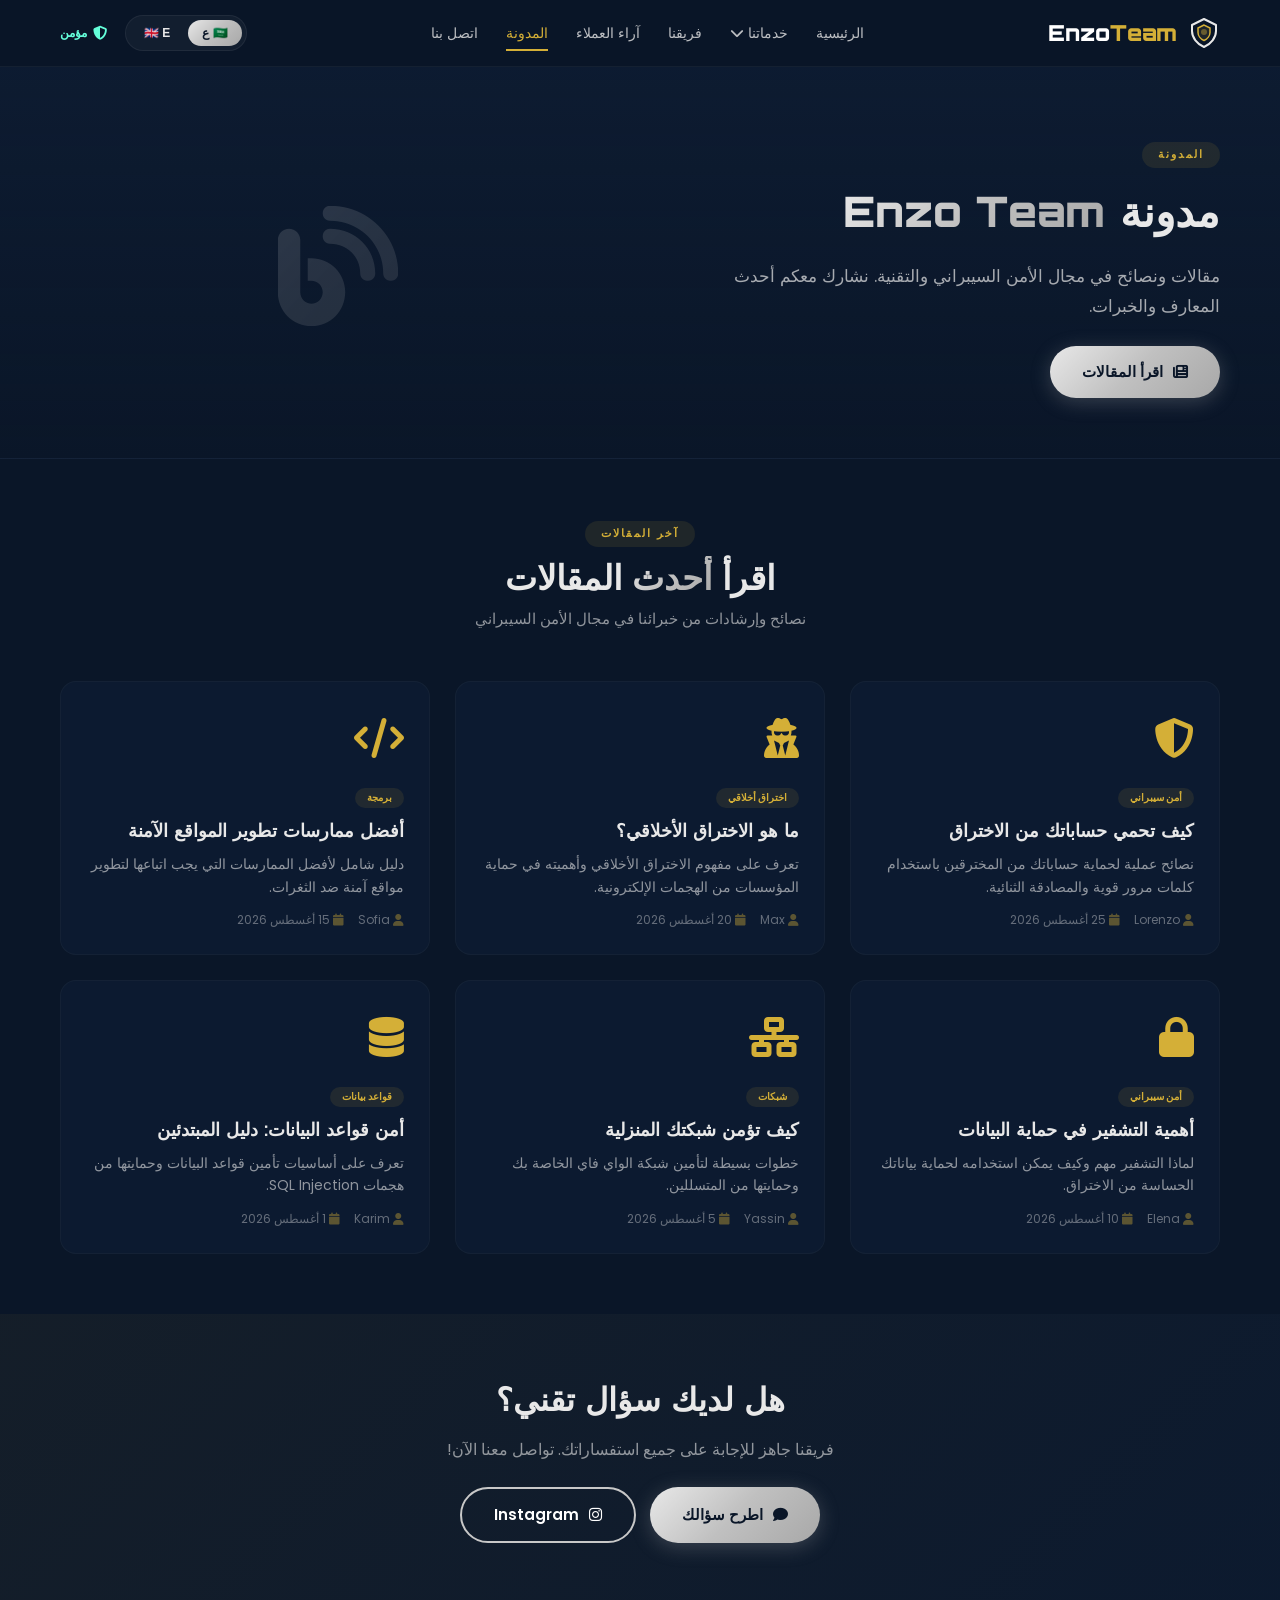
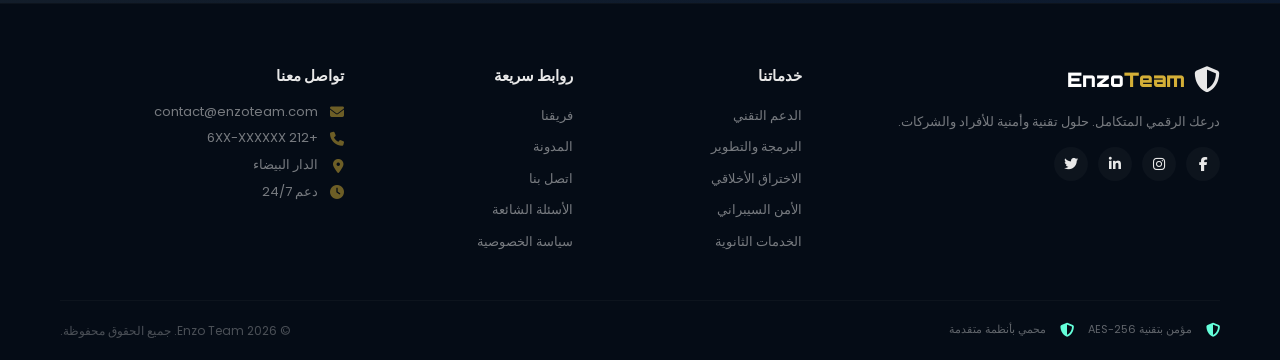
<file: blog.html>
<!DOCTYPE html>
<html lang="ar" dir="rtl">
<head>
    <meta charset="UTF-8">
    <meta name="viewport" content="width=device-width, initial-scale=1.0">
    <title>المدونة - Enzo Team</title>
    
    <!-- Google Fonts -->
    <link rel="preconnect" href="https://fonts.googleapis.com">
    <link rel="preconnect" href="https://fonts.gstatic.com" crossorigin>
    <link href="https://fonts.googleapis.com/css2?family=Orbitron:wght@400;700;900&family=Poppins:wght@300;400;600;700&family=Rajdhani:wght@500;600;700&display=swap" rel="stylesheet">
    
    <!-- Font Awesome -->
    <link rel="stylesheet" href="https://cdnjs.cloudflare.com/ajax/libs/font-awesome/6.5.0/css/all.min.css">
    
    <style>
        /* ===== نفس الـ style من الصفحات السابقة ===== */
        * {
            margin: 0;
            padding: 0;
            box-sizing: border-box;
        }

        :root {
            --primary-dark: #0A1628;
            --primary-mid: #152A4A;
            --primary-light: #1E3D6B;
            --silver: #C8C8C8;
            --silver-light: #E8E8E8;
            --silver-gradient: linear-gradient(135deg, #E8E8E8 0%, #C0C0C0 50%, #A8A8A8 100%);
            --gold: #D4AF37;
            --gold-dark: #B8960F;
            --gold-light: #F0D060;
            --white: #FFFFFF;
            --cyan-light: #64FFDA;
            --text-dark: #0A1628;
            --text-light: #E8E8E8;
            --shadow: 0 10px 40px rgba(0, 0, 0, 0.4);
            --shadow-hover: 0 20px 60px rgba(0, 0, 0, 0.6);
            --border-radius: 16px;
            --transition: all 0.3s cubic-bezier(0.4, 0, 0.2, 1);
            --font-title: 'Orbitron', sans-serif;
            --font-body: 'Poppins', sans-serif;
            --font-numbers: 'Rajdhani', sans-serif;
        }

        html { scroll-behavior: smooth; }
        body {
            font-family: var(--font-body);
            background: var(--primary-dark);
            color: var(--text-light);
            line-height: 1.6;
            overflow-x: hidden;
            direction: rtl;
        }
        a { text-decoration: none; color: inherit; transition: var(--transition); }
        ul { list-style: none; }
        .container { max-width: 1200px; margin: 0 auto; padding: 0 20px; }

        ::-webkit-scrollbar { width: 8px; }
        ::-webkit-scrollbar-track { background: var(--primary-dark); }
        ::-webkit-scrollbar-thumb { background: var(--silver-gradient); border-radius: 10px; }
        ::-webkit-scrollbar-thumb:hover { background: var(--gold); }
        ::selection { background: var(--gold); color: var(--primary-dark); }

        /* ===== BUTTONS ===== */
        .btn {
            display: inline-flex;
            align-items: center;
            gap: 10px;
            padding: 14px 32px;
            border-radius: 50px;
            font-family: var(--font-body);
            font-weight: 600;
            font-size: 15px;
            cursor: pointer;
            transition: var(--transition);
            border: none;
            text-decoration: none;
        }
        .btn-primary {
            background: var(--silver-gradient);
            color: var(--primary-dark);
            box-shadow: 0 4px 20px rgba(192, 192, 192, 0.25);
        }
        .btn-primary:hover { transform: translateY(-3px); box-shadow: 0 8px 35px rgba(192, 192, 192, 0.4); }
        .btn-secondary {
            background: transparent;
            color: var(--white);
            border: 2px solid var(--silver);
        }
        .btn-secondary:hover { background: var(--silver); color: var(--primary-dark); transform: translateY(-3px); }

        /* ===== HEADER ===== */
        .header {
            position: fixed;
            top: 0;
            left: 0;
            right: 0;
            z-index: 1000;
            padding: 15px 0;
            background: rgba(10, 22, 40, 0.95);
            backdrop-filter: blur(15px);
            border-bottom: 1px solid rgba(192, 192, 192, 0.06);
            transition: var(--transition);
        }
        .header.scrolled { padding: 10px 0; box-shadow: 0 4px 30px rgba(0, 0, 0, 0.5); }
        .header-inner { display: flex; justify-content: space-between; align-items: center; }

        .logo a {
            display: flex;
            align-items: center;
            gap: 10px;
            font-family: var(--font-title);
            font-size: 22px;
            font-weight: 900;
            color: var(--white);
        }
        .logo-icon { font-size: 26px; display: flex; align-items: center; }
        .logo-icon svg { width: 32px; height: 32px; }
        .logo-text { color: var(--white); }
        .logo-highlight { color: var(--gold); }

        .nav-list {
            display: flex;
            align-items: center;
            gap: 28px;
        }
        .nav-list > li > a {
            color: var(--text-light);
            font-size: 14px;
            font-weight: 500;
            padding: 8px 0;
            position: relative;
            opacity: 0.8;
            transition: var(--transition);
        }
        .nav-list > li > a::after {
            content: '';
            position: absolute;
            bottom: 0;
            left: 0;
            width: 0;
            height: 2px;
            background: var(--gold);
            transition: var(--transition);
        }
        .nav-list > li > a:hover::after,
        .nav-list > li > a.active::after { width: 100%; }
        .nav-list > li > a:hover,
        .nav-list > li > a.active { opacity: 1; color: var(--gold); }

        .dropdown { position: relative; }
        .dropdown-menu {
            position: absolute;
            top: 100%;
            right: 0;
            background: var(--primary-mid);
            padding: 10px 0;
            border-radius: 12px;
            min-width: 220px;
            opacity: 0;
            visibility: hidden;
            transform: translateY(10px);
            transition: var(--transition);
            box-shadow: var(--shadow);
            border: 1px solid rgba(192, 192, 192, 0.06);
        }
        .dropdown:hover .dropdown-menu {
            opacity: 1;
            visibility: visible;
            transform: translateY(0);
        }
        .dropdown-menu li a {
            display: block;
            padding: 10px 24px;
            color: var(--text-light);
            font-size: 14px;
            transition: var(--transition);
        }
        .dropdown-menu li a:hover {
            background: rgba(212, 175, 55, 0.08);
            color: var(--gold);
        }

        .header-right {
            display: flex;
            align-items: center;
            gap: 18px;
        }
        .language-switcher {
            display: flex;
            gap: 4px;
            background: rgba(255,255,255,0.04);
            padding: 4px;
            border-radius: 50px;
            border: 1px solid rgba(255,255,255,0.06);
        }
        .lang-btn {
            background: transparent;
            border: none;
            padding: 6px 14px;
            border-radius: 50px;
            color: var(--text-light);
            font-size: 12px;
            font-weight: 600;
            cursor: pointer;
            transition: var(--transition);
        }
        .lang-btn.active {
            background: var(--silver-gradient);
            color: var(--primary-dark);
        }
        .lang-btn:hover:not(.active) { background: rgba(255,255,255,0.06); }

        .security-badge {
            display: flex;
            align-items: center;
            gap: 6px;
            color: var(--cyan-light);
            font-size: 12px;
            font-weight: 600;
        }
        .security-badge i { font-size: 14px; }

        .menu-toggle {
            display: none;
            flex-direction: column;
            gap: 5px;
            background: transparent;
            border: none;
            cursor: pointer;
            padding: 5px;
        }
        .menu-toggle span {
            display: block;
            width: 28px;
            height: 2px;
            background: var(--white);
            border-radius: 3px;
            transition: var(--transition);
        }
        .menu-toggle.active span:nth-child(1) { transform: rotate(45deg) translate(5px, 5px); }
        .menu-toggle.active span:nth-child(2) { opacity: 0; }
        .menu-toggle.active span:nth-child(3) { transform: rotate(-45deg) translate(5px, -5px); }

        /* ===== PAGE HERO ===== */
        .page-hero {
            padding: 140px 0 60px;
            background: linear-gradient(180deg, rgba(21, 42, 74, 0.3) 0%, transparent 100%);
            border-bottom: 1px solid rgba(192, 192, 192, 0.04);
        }
        .page-hero-inner {
            display: grid;
            grid-template-columns: 1fr 1fr;
            gap: 50px;
            align-items: center;
        }
        .page-hero-content h1 {
            font-family: var(--font-title);
            font-size: 42px;
            font-weight: 900;
            margin-bottom: 16px;
        }
        .page-hero-content h1 .highlight {
            background: var(--silver-gradient);
            -webkit-background-clip: text;
            -webkit-text-fill-color: transparent;
            background-clip: text;
        }
        .page-hero-content p {
            font-size: 17px;
            opacity: 0.7;
            line-height: 1.8;
            margin-bottom: 24px;
            max-width: 500px;
        }
        .page-hero-icon {
            font-size: 120px;
            color: var(--gold);
            opacity: 0.15;
            text-align: center;
        }
        .page-hero-icon i {
            background: var(--silver-gradient);
            -webkit-background-clip: text;
            -webkit-text-fill-color: transparent;
            background-clip: text;
        }

        /* ===== BLOG GRID ===== */
        .blog-page { padding: 60px 0; }
        .blog-grid {
            display: grid;
            grid-template-columns: repeat(3, 1fr);
            gap: 25px;
        }
        .blog-card {
            background: rgba(21, 42, 74, 0.25);
            padding: 25px;
            border-radius: var(--border-radius);
            border: 1px solid rgba(192, 192, 192, 0.04);
            transition: var(--transition);
        }
        .blog-card:hover {
            border-color: rgba(212, 175, 55, 0.15);
            transform: translateY(-5px);
        }
        .blog-card .icon {
            font-size: 40px;
            color: var(--gold);
            margin-bottom: 12px;
        }
        .blog-card .tag {
            display: inline-block;
            padding: 2px 12px;
            background: rgba(212, 175, 55, 0.1);
            border-radius: 50px;
            font-size: 10px;
            font-weight: 600;
            color: var(--gold);
            margin-bottom: 8px;
        }
        .blog-card h3 {
            font-family: var(--font-title);
            font-size: 18px;
            margin-bottom: 8px;
        }
        .blog-card p {
            font-size: 14px;
            opacity: 0.6;
            line-height: 1.6;
            margin-bottom: 12px;
        }
        .blog-card .meta {
            font-size: 12px;
            opacity: 0.4;
            display: flex;
            align-items: center;
            gap: 14px;
        }
        .blog-card .meta i {
            color: var(--gold);
        }

        /* ===== SECTION HEADER ===== */
        .section-header {
            text-align: center;
            margin-bottom: 50px;
        }
        .section-tag {
            display: inline-block;
            padding: 4px 16px;
            background: rgba(212, 175, 55, 0.1);
            border-radius: 50px;
            font-size: 11px;
            font-weight: 600;
            color: var(--gold);
            text-transform: uppercase;
            letter-spacing: 2px;
            margin-bottom: 10px;
        }
        .section-title {
            font-family: var(--font-title);
            font-size: 34px;
            font-weight: 700;
            line-height: 1.2;
        }
        .section-title .highlight {
            background: var(--silver-gradient);
            -webkit-background-clip: text;
            -webkit-text-fill-color: transparent;
            background-clip: text;
        }
        .section-desc {
            font-size: 15px;
            opacity: 0.6;
            max-width: 600px;
            margin: 10px auto 0;
        }

        /* ===== CTA ===== */
        .cta-section {
            padding: 60px 0;
            background: linear-gradient(135deg, rgba(212, 175, 55, 0.05), rgba(21, 42, 74, 0.2));
            text-align: center;
        }
        .cta-section h2 {
            font-family: var(--font-title);
            font-size: 32px;
            margin-bottom: 12px;
        }
        .cta-section p {
            opacity: 0.6;
            margin-bottom: 24px;
        }
        .cta-section .btn-group {
            display: flex;
            gap: 14px;
            justify-content: center;
            flex-wrap: wrap;
        }

        /* ===== FOOTER ===== */
        .footer {
            padding: 60px 0 20px;
            background: rgba(5, 12, 22, 0.95);
            border-top: 1px solid rgba(192, 192, 192, 0.04);
        }
        .footer-grid {
            display: grid;
            grid-template-columns: 2fr 1fr 1fr 1.5fr;
            gap: 40px;
            margin-bottom: 40px;
        }
        .footer-logo {
            display: flex;
            align-items: center;
            gap: 8px;
            font-family: var(--font-title);
            font-size: 20px;
            font-weight: 900;
            margin-bottom: 14px;
        }
        .footer-about {
            font-size: 13px;
            opacity: 0.5;
            line-height: 1.8;
            margin-bottom: 14px;
        }
        .footer-social {
            display: flex;
            gap: 10px;
        }
        .footer-social a {
            width: 34px;
            height: 34px;
            border-radius: 50%;
            background: rgba(255,255,255,0.03);
            display: flex;
            align-items: center;
            justify-content: center;
            transition: var(--transition);
            font-size: 14px;
        }
        .footer-social a:hover {
            background: var(--gold);
            color: var(--primary-dark);
        }
        .footer-col h4 {
            font-size: 15px;
            font-weight: 700;
            margin-bottom: 14px;
            color: var(--silver-light);
        }
        .footer-col ul li { margin-bottom: 6px; }
        .footer-col ul li a {
            font-size: 13px;
            opacity: 0.5;
            transition: var(--transition);
        }
        .footer-col ul li a:hover { opacity: 1; color: var(--gold); }
        .footer-contact li {
            font-size: 13px;
            opacity: 0.5;
            display: flex;
            align-items: center;
            gap: 10px;
            margin-bottom: 8px;
        }
        .footer-contact li i {
            color: var(--gold);
            width: 16px;
            font-size: 14px;
        }
        .footer-bottom {
            border-top: 1px solid rgba(192, 192, 192, 0.04);
            padding-top: 20px;
            display: flex;
            justify-content: space-between;
            align-items: center;
            flex-wrap: wrap;
            gap: 14px;
        }
        .footer-security {
            display: flex;
            align-items: center;
            gap: 14px;
            flex-wrap: wrap;
        }
        .footer-security i {
            color: var(--cyan-light);
            font-size: 14px;
        }
        .footer-security span {
            font-size: 11px;
            opacity: 0.4;
        }
        .footer-copy {
            font-size: 12px;
            opacity: 0.3;
        }

        .back-to-top {
            position: fixed;
            bottom: 30px;
            right: 30px;
            width: 42px;
            height: 42px;
            border-radius: 50%;
            background: var(--silver-gradient);
            border: none;
            color: var(--primary-dark);
            font-size: 18px;
            cursor: pointer;
            transition: var(--transition);
            opacity: 0;
            visibility: hidden;
            transform: translateY(20px);
            z-index: 999;
        }
        .back-to-top.visible {
            opacity: 1;
            visibility: visible;
            transform: translateY(0);
        }
        .back-to-top:hover {
            transform: translateY(-4px);
            box-shadow: 0 8px 30px rgba(192, 192, 192, 0.25);
        }

        /* ===== RESPONSIVE ===== */
        @media (max-width: 992px) {
            .page-hero-inner {
                grid-template-columns: 1fr;
                text-align: center;
            }
            .page-hero-content p { margin: 0 auto 24px; }
            .page-hero-icon { font-size: 80px; }
            .blog-grid { grid-template-columns: repeat(2, 1fr); }
            .footer-grid { grid-template-columns: 1fr 1fr; }
            .nav {
                position: fixed;
                top: 70px;
                left: 0;
                right: 0;
                background: var(--primary-dark);
                padding: 30px;
                border-bottom: 1px solid rgba(192, 192, 192, 0.06);
                opacity: 0;
                visibility: hidden;
                transform: translateY(-20px);
                transition: var(--transition);
            }
            .nav.open {
                opacity: 1;
                visibility: visible;
                transform: translateY(0);
            }
            .nav-list {
                flex-direction: column;
                gap: 14px;
            }
            .dropdown-menu {
                position: static;
                opacity: 1;
                visibility: visible;
                transform: none;
                background: rgba(255,255,255,0.03);
                margin-top: 6px;
                box-shadow: none;
            }
            .menu-toggle { display: flex; }
            .language-switcher .lang-btn span { display: none; }
            .security-badge span { display: none; }
        }

        @media (max-width: 768px) {
            .page-hero-content h1 { font-size: 30px; }
            .blog-grid { grid-template-columns: 1fr; }
            .footer-grid { grid-template-columns: 1fr; }
            .footer-bottom { flex-direction: column; text-align: center; }
            .footer-security { justify-content: center; }
            .section-title { font-size: 26px; }
        }
    </style>
</head>
<body>
    <!-- ===== HEADER ===== -->
    <header class="header" id="header">
        <div class="container">
            <div class="header-inner">
                <div class="logo">
                    <a href="index.html">
                        <span class="logo-icon">
                            <svg viewBox="0 0 32 32" fill="none" xmlns="http://www.w3.org/2000/svg">
                                <path d="M16 2L4 8V14C4 20.5 9 27 16 30C23 27 28 20.5 28 14V8L16 2Z" stroke="url(#logoGrad)" stroke-width="2" stroke-linejoin="round"/>
                                <path d="M16 8L10 11V15.5C10 18.5 12.5 22 16 23.5C19.5 22 22 18.5 22 15.5V11L16 8Z" fill="rgba(212,175,55,0.1)" stroke="url(#logoGrad2)" stroke-width="1.5"/>
                                <circle cx="16" cy="15" r="3" fill="url(#logoGrad2)" opacity="0.4"/>
                                <defs>
                                    <linearGradient id="logoGrad" x1="2" y1="2" x2="30" y2="30">
                                        <stop offset="0%" stop-color="#E8E8E8"/>
                                        <stop offset="50%" stop-color="#C0C0C0"/>
                                        <stop offset="100%" stop-color="#A8A8A8"/>
                                    </linearGradient>
                                    <linearGradient id="logoGrad2" x1="10" y1="8" x2="22" y2="24">
                                        <stop offset="0%" stop-color="#D4AF37"/>
                                        <stop offset="100%" stop-color="#B8960F"/>
                                    </linearGradient>
                                </defs>
                            </svg>
                        </span>
                        <span class="logo-text">Enzo<span class="logo-highlight">Team</span></span>
                    </a>
                </div>
                
                <nav class="nav" id="nav">
                    <ul class="nav-list">
                        <li><a href="index.html">الرئيسية</a></li>
                        <li class="dropdown">
                            <a href="#">خدماتنا <i class="fas fa-chevron-down"></i></a>
                            <ul class="dropdown-menu">
                                <li><a href="support.html">الدعم التقني</a></li>
                                <li><a href="programming.html">البرمجة والتطوير</a></li>
                                <li><a href="hacking.html">الاختراق الأخلاقي</a></li>
                                <li><a href="cybersecurity.html">الأمن السيبراني</a></li>
                                <li><a href="secondary.html">الخدمات الثانوية</a></li>
                            </ul>
                        </li>
                        <li><a href="team.html">فريقنا</a></li>
                        <li><a href="index.html#testimonials">آراء العملاء</a></li>
                        <li><a href="blog.html" class="active">المدونة</a></li>
                        <li><a href="contact.html">اتصل بنا</a></li>
                    </ul>
                </nav>
                
                <div class="header-right">
                    <div class="language-switcher">
                        <button class="lang-btn active" data-lang="ar" onclick="switchLanguage('ar')">🇸🇦 ع</button>
                        <button class="lang-btn" data-lang="en" onclick="switchLanguage('en')">🇬🇧 E</button>
                    </div>
                    <div class="security-badge">
                        <i class="fas fa-shield-halved"></i>
                        <span>مؤمن</span>
                    </div>
                    <button class="menu-toggle" id="menuToggle">
                        <span></span>
                        <span></span>
                        <span></span>
                    </button>
                </div>
            </div>
        </div>
    </header>

    <!-- ===== PAGE HERO ===== -->
    <section class="page-hero">
        <div class="container">
            <div class="page-hero-inner">
                <div class="page-hero-content">
                    <span class="section-tag">المدونة</span>
                    <h1 id="pageTitle">مدونة <span class="highlight">Enzo Team</span></h1>
                    <p id="pageDesc">مقالات ونصائح في مجال الأمن السيبراني والتقنية. نشارك معكم أحدث المعارف والخبرات.</p>
                    <a href="#blog" class="btn btn-primary"><i class="fas fa-newspaper"></i> <span id="ctaBtn">اقرأ المقالات</span></a>
                </div>
                <div class="page-hero-icon">
                    <i class="fas fa-blog"></i>
                </div>
            </div>
        </div>
    </section>

    <!-- ===== BLOG GRID ===== -->
    <section class="blog-page" id="blog">
        <div class="container">
            <div class="section-header">
                <span class="section-tag">آخر المقالات</span>
                <h2 class="section-title">اقرأ <span class="highlight">أحدث</span> المقالات</h2>
                <p class="section-desc">نصائح وإرشادات من خبرائنا في مجال الأمن السيبراني</p>
            </div>
            
            <div class="blog-grid">
                <!-- Article 1 -->
                <div class="blog-card">
                    <div class="icon"><i class="fas fa-shield-halved"></i></div>
                    <span class="tag">أمن سيبراني</span>
                    <h3 id="b1Title">كيف تحمي حساباتك من الاختراق</h3>
                    <p id="b1Desc">نصائح عملية لحماية حساباتك من المخترقين باستخدام كلمات مرور قوية والمصادقة الثنائية.</p>
                    <div class="meta">
                        <span><i class="fas fa-user"></i> Lorenzo</span>
                        <span><i class="fas fa-calendar"></i> 25 أغسطس 2026</span>
                    </div>
                </div>

                <!-- Article 2 -->
                <div class="blog-card">
                    <div class="icon"><i class="fas fa-user-secret"></i></div>
                    <span class="tag">اختراق أخلاقي</span>
                    <h3 id="b2Title">ما هو الاختراق الأخلاقي؟</h3>
                    <p id="b2Desc">تعرف على مفهوم الاختراق الأخلاقي وأهميته في حماية المؤسسات من الهجمات الإلكترونية.</p>
                    <div class="meta">
                        <span><i class="fas fa-user"></i> Max</span>
                        <span><i class="fas fa-calendar"></i> 20 أغسطس 2026</span>
                    </div>
                </div>

                <!-- Article 3 -->
                <div class="blog-card">
                    <div class="icon"><i class="fas fa-code"></i></div>
                    <span class="tag">برمجة</span>
                    <h3 id="b3Title">أفضل ممارسات تطوير المواقع الآمنة</h3>
                    <p id="b3Desc">دليل شامل لأفضل الممارسات التي يجب اتباعها لتطوير مواقع آمنة ضد الثغرات.</p>
                    <div class="meta">
                        <span><i class="fas fa-user"></i> Sofia</span>
                        <span><i class="fas fa-calendar"></i> 15 أغسطس 2026</span>
                    </div>
                </div>

                <!-- Article 4 -->
                <div class="blog-card">
                    <div class="icon"><i class="fas fa-lock"></i></div>
                    <span class="tag">أمن سيبراني</span>
                    <h3 id="b4Title">أهمية التشفير في حماية البيانات</h3>
                    <p id="b4Desc">لماذا التشفير مهم وكيف يمكن استخدامه لحماية بياناتك الحساسة من الاختراق.</p>
                    <div class="meta">
                        <span><i class="fas fa-user"></i> Elena</span>
                        <span><i class="fas fa-calendar"></i> 10 أغسطس 2026</span>
                    </div>
                </div>

                <!-- Article 5 -->
                <div class="blog-card">
                    <div class="icon"><i class="fas fa-network-wired"></i></div>
                    <span class="tag">شبكات</span>
                    <h3 id="b5Title">كيف تؤمن شبكتك المنزلية</h3>
                    <p id="b5Desc">خطوات بسيطة لتأمين شبكة الواي فاي الخاصة بك وحمايتها من المتسللين.</p>
                    <div class="meta">
                        <span><i class="fas fa-user"></i> Yassin</span>
                        <span><i class="fas fa-calendar"></i> 5 أغسطس 2026</span>
                    </div>
                </div>

                <!-- Article 6 -->
                <div class="blog-card">
                    <div class="icon"><i class="fas fa-database"></i></div>
                    <span class="tag">قواعد بيانات</span>
                    <h3 id="b6Title">أمن قواعد البيانات: دليل المبتدئين</h3>
                    <p id="b6Desc">تعرف على أساسيات تأمين قواعد البيانات وحمايتها من هجمات SQL Injection.</p>
                    <div class="meta">
                        <span><i class="fas fa-user"></i> Karim</span>
                        <span><i class="fas fa-calendar"></i> 1 أغسطس 2026</span>
                    </div>
                </div>
            </div>
        </div>
    </section>

    <!-- ===== CTA ===== -->
    <section class="cta-section">
        <div class="container">
            <h2 id="ctaTitle">هل لديك سؤال تقني؟</h2>
            <p id="ctaDesc">فريقنا جاهز للإجابة على جميع استفساراتك. تواصل معنا الآن!</p>
            <div class="btn-group">
                <a href="contact.html" class="btn btn-primary"><i class="fas fa-comment"></i> <span id="ctaBtn2">اطرح سؤالك</span></a>
                <a href="https://www.instagram.com/enzo_team_1" target="_blank" class="btn btn-secondary"><i class="fab fa-instagram"></i> Instagram</a>
            </div>
        </div>
    </section>

    <!-- ===== FOOTER ===== -->
    <footer class="footer">
        <div class="container">
            <div class="footer-grid">
                <div class="footer-col">
                    <div class="footer-logo">
                        <span class="logo-icon"><i class="fas fa-shield-alt"></i></span>
                        <span class="logo-text">Enzo<span class="logo-highlight">Team</span></span>
                    </div>
                    <p class="footer-about">درعك الرقمي المتكامل. حلول تقنية وأمنية للأفراد والشركات.</p>
                    <div class="footer-social">
                        <a href="#"><i class="fab fa-facebook-f"></i></a>
                        <a href="https://www.instagram.com/enzo_team_1" target="_blank"><i class="fab fa-instagram"></i></a>
                        <a href="#"><i class="fab fa-linkedin-in"></i></a>
                        <a href="#"><i class="fab fa-twitter"></i></a>
                    </div>
                </div>
                
                <div class="footer-col">
                    <h4>خدماتنا</h4>
                    <ul>
                        <li><a href="support.html">الدعم التقني</a></li>
                        <li><a href="programming.html">البرمجة والتطوير</a></li>
                        <li><a href="hacking.html">الاختراق الأخلاقي</a></li>
                        <li><a href="cybersecurity.html">الأمن السيبراني</a></li>
                        <li><a href="secondary.html">الخدمات الثانوية</a></li>
                    </ul>
                </div>
                
                <div class="footer-col">
                    <h4>روابط سريعة</h4>
                    <ul>
                        <li><a href="team.html">فريقنا</a></li>
                        <li><a href="blog.html">المدونة</a></li>
                        <li><a href="contact.html">اتصل بنا</a></li>
                        <li><a href="#">الأسئلة الشائعة</a></li>
                        <li><a href="#">سياسة الخصوصية</a></li>
                    </ul>
                </div>
                
                <div class="footer-col">
                    <h4>تواصل معنا</h4>
                    <ul class="footer-contact">
                        <li><i class="fas fa-envelope"></i> contact@enzoteam.com</li>
                        <li><i class="fas fa-phone"></i> +212 6XX-XXXXXX</li>
                        <li><i class="fas fa-map-marker-alt"></i> الدار البيضاء</li>
                        <li><i class="fas fa-clock"></i> دعم 24/7</li>
                    </ul>
                </div>
            </div>
            
            <div class="footer-bottom">
                <div class="footer-security">
                    <i class="fas fa-shield-halved"></i>
                    <span>مؤمن بتقنية AES-256</span>
                    <i class="fas fa-shield-halved"></i>
                    <span>محمي بأنظمة متقدمة</span>
                </div>
                <p class="footer-copy">&copy; 2026 Enzo Team. جميع الحقوق محفوظة.</p>
            </div>
        </div>
    </footer>

    <!-- ===== BACK TO TOP ===== -->
    <button class="back-to-top" id="backToTop">
        <i class="fas fa-chevron-up"></i>
    </button>

    <!-- ===== JAVASCRIPT ===== -->
    <script>
        document.addEventListener('DOMContentLoaded', function() {
            const menuToggle = document.getElementById('menuToggle');
            const nav = document.getElementById('nav');
            if (menuToggle && nav) {
                menuToggle.addEventListener('click', function() {
                    this.classList.toggle('active');
                    nav.classList.toggle('open');
                });
            }

            const header = document.getElementById('header');
            window.addEventListener('scroll', function() {
                if (window.pageYOffset > 50) {
                    header.classList.add('scrolled');
                } else {
                    header.classList.remove('scrolled');
                }
            });

            const backToTop = document.getElementById('backToTop');
            window.addEventListener('scroll', function() {
                if (window.pageYOffset > 300) {
                    backToTop.classList.add('visible');
                } else {
                    backToTop.classList.remove('visible');
                }
            });
            if (backToTop) {
                backToTop.addEventListener('click', function() {
                    window.scrollTo({ top: 0, behavior: 'smooth' });
                });
            }
        });

        function switchLanguage(lang) {
            document.querySelectorAll('.lang-btn').forEach(btn => {
                btn.classList.remove('active');
                if (btn.dataset.lang === lang) btn.classList.add('active');
            });

            const en = {
                pageTitle: 'Enzo Team <span class="highlight">Blog</span>',
                pageDesc: 'Articles and tips in cybersecurity and technology. We share the latest knowledge and expertise with you.',
                ctaBtn: 'Read Articles',
                b1Title: 'How to Protect Your Accounts from Hacking',
                b1Desc: 'Practical tips to protect your accounts from hackers using strong passwords and two-factor authentication.',
                b2Title: 'What is Ethical Hacking?',
                b2Desc: 'Learn about the concept of ethical hacking and its importance in protecting organizations from cyber attacks.',
                b3Title: 'Best Practices for Secure Web Development',
                b3Desc: 'A comprehensive guide to best practices for developing secure websites against vulnerabilities.',
                b4Title: 'The Importance of Encryption in Data Protection',
                b4Desc: 'Why encryption is important and how it can be used to protect your sensitive data from breaches.',
                b5Title: 'How to Secure Your Home Network',
                b5Desc: 'Simple steps to secure your WiFi network and protect it from intruders.',
                b6Title: 'Database Security: A Beginner\'s Guide',
                b6Desc: 'Learn the basics of securing databases and protecting them from SQL Injection attacks.',
                ctaTitle: 'Have a Technical Question?',
                ctaDesc: 'Our team is ready to answer all your inquiries. Contact us now!',
                ctaBtn2: 'Ask Your Question'
            };

            const ar = {
                pageTitle: 'مدونة <span class="highlight">Enzo Team</span>',
                pageDesc: 'مقالات ونصائح في مجال الأمن السيبراني والتقنية. نشارك معكم أحدث المعارف والخبرات.',
                ctaBtn: 'اقرأ المقالات',
                b1Title: 'كيف تحمي حساباتك من الاختراق',
                b1Desc: 'نصائح عملية لحماية حساباتك من المخترقين باستخدام كلمات مرور قوية والمصادقة الثنائية.',
                b2Title: 'ما هو الاختراق الأخلاقي؟',
                b2Desc: 'تعرف على مفهوم الاختراق الأخلاقي وأهميته في حماية المؤسسات من الهجمات الإلكترونية.',
                b3Title: 'أفضل ممارسات تطوير المواقع الآمنة',
                b3Desc: 'دليل شامل لأفضل الممارسات التي يجب اتباعها لتطوير مواقع آمنة ضد الثغرات.',
                b4Title: 'أهمية التشفير في حماية البيانات',
                b4Desc: 'لماذا التشفير مهم وكيف يمكن استخدامه لحماية بياناتك الحساسة من الاختراق.',
                b5Title: 'كيف تؤمن شبكتك المنزلية',
                b5Desc: 'خطوات بسيطة لتأمين شبكة الواي فاي الخاصة بك وحمايتها من المتسللين.',
                b6Title: 'أمن قواعد البيانات: دليل المبتدئين',
                b6Desc: 'تعرف على أساسيات تأمين قواعد البيانات وحمايتها من هجمات SQL Injection.',
                ctaTitle: 'هل لديك سؤال تقني؟',
                ctaDesc: 'فريقنا جاهز للإجابة على جميع استفساراتك. تواصل معنا الآن!',
                ctaBtn2: 'اطرح سؤالك'
            };

            const t = lang === 'en' ? en : ar;

            document.getElementById('pageTitle').innerHTML = t.pageTitle;
            document.getElementById('pageDesc').textContent = t.pageDesc;
            document.getElementById('ctaBtn').textContent = t.ctaBtn;
            document.getElementById('b1Title').textContent = t.b1Title;
            document.getElementById('b1Desc').textContent = t.b1Desc;
            document.getElementById('b2Title').textContent = t.b2Title;
            document.getElementById('b2Desc').textContent = t.b2Desc;
            document.getElementById('b3Title').textContent = t.b3Title;
            document.getElementById('b3Desc').textContent = t.b3Desc;
            document.getElementById('b4Title').textContent = t.b4Title;
            document.getElementById('b4Desc').textContent = t.b4Desc;
            document.getElementById('b5Title').textContent = t.b5Title;
            document.getElementById('b5Desc').textContent = t.b5Desc;
            document.getElementById('b6Title').textContent = t.b6Title;
            document.getElementById('b6Desc').textContent = t.b6Desc;
            document.getElementById('ctaTitle').textContent = t.ctaTitle;
            document.getElementById('ctaDesc').textContent = t.ctaDesc;
            document.getElementById('ctaBtn2').textContent = t.ctaBtn2;
        }
    </script>
</body>
</html>
</file>
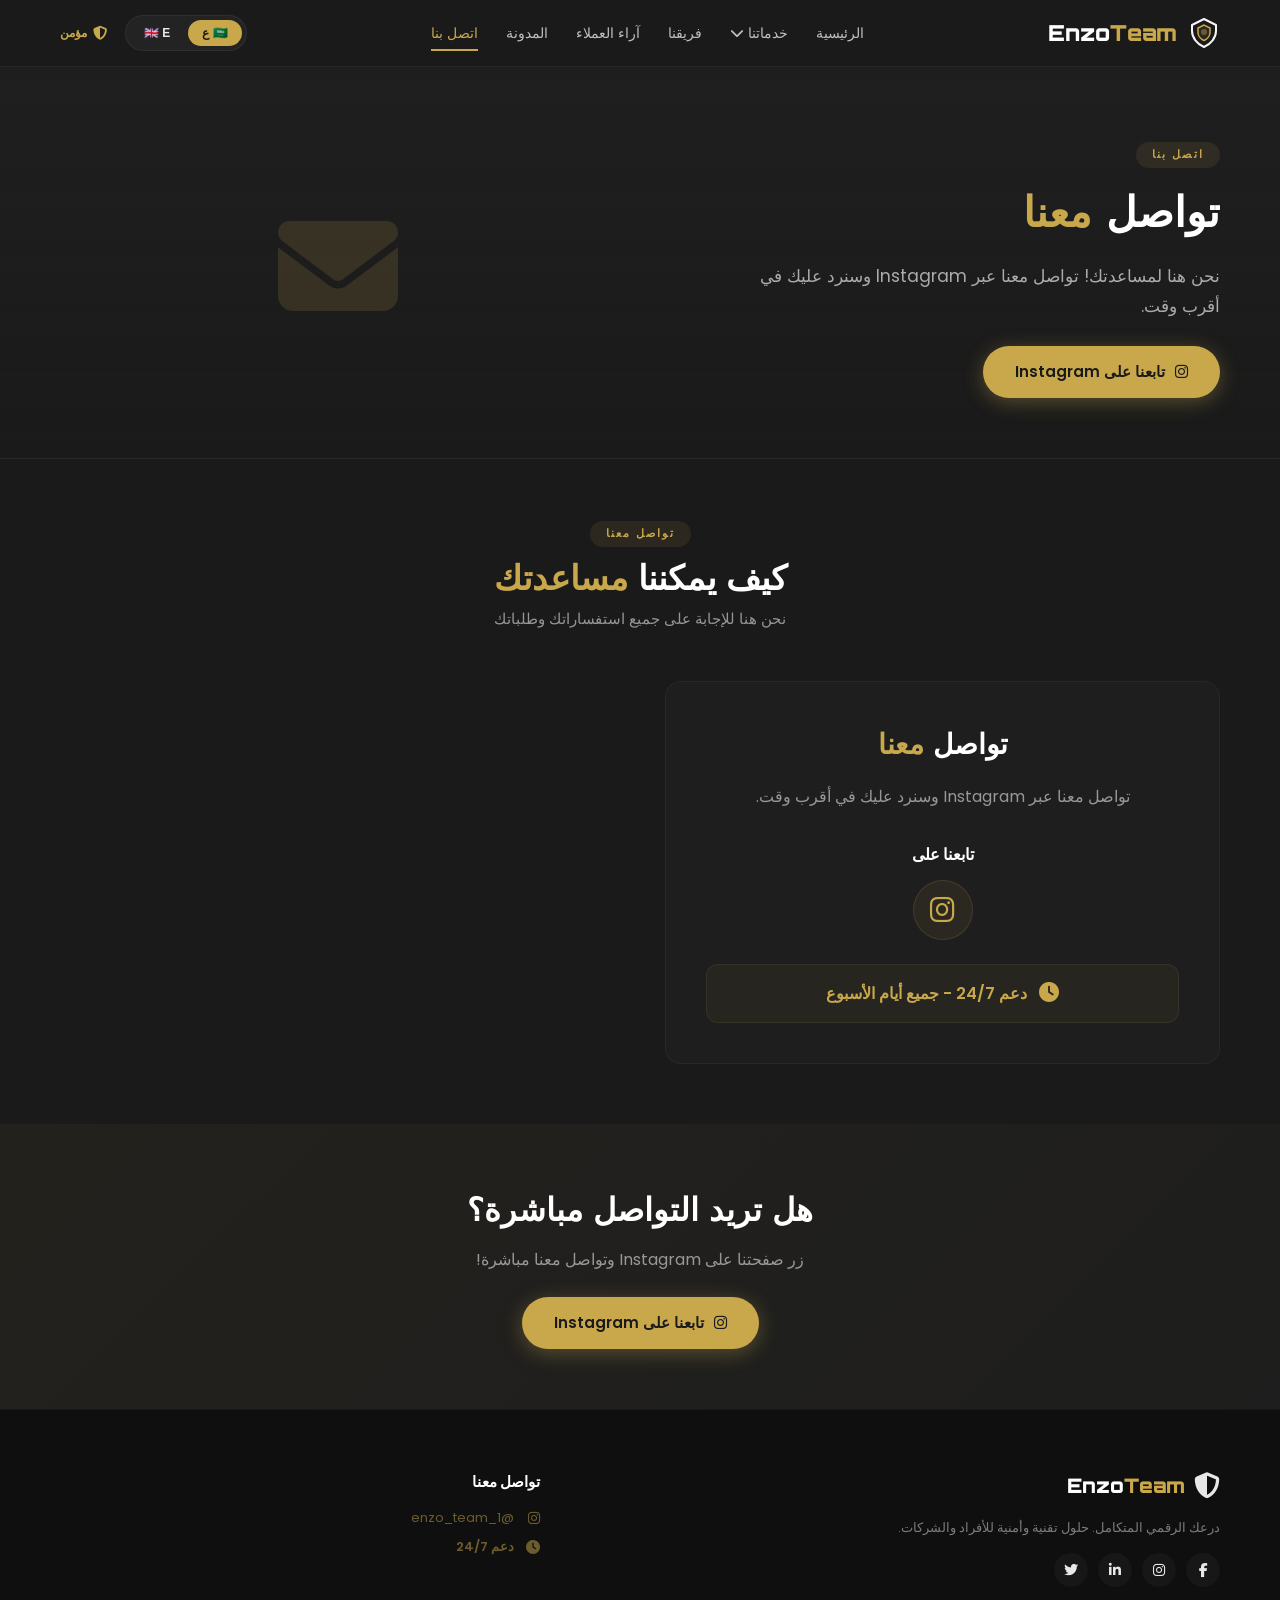
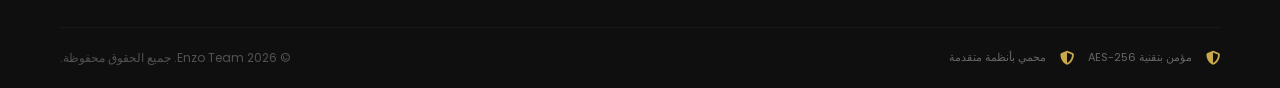
<file: contact.html>
<!DOCTYPE html>
<html lang="ar" dir="rtl">
<head>
    <meta charset="UTF-8">
    <meta name="viewport" content="width=device-width, initial-scale=1.0">
    <title>اتصل بنا - Enzo Team</title>
    
    <!-- Google Fonts -->
    <link rel="preconnect" href="https://fonts.googleapis.com">
    <link rel="preconnect" href="https://fonts.gstatic.com" crossorigin>
    <link href="https://fonts.googleapis.com/css2?family=Orbitron:wght@400;700;900&family=Poppins:wght@300;400;600;700&family=Rajdhani:wght@500;600;700&display=swap" rel="stylesheet">
    
    <!-- Font Awesome -->
    <link rel="stylesheet" href="https://cdnjs.cloudflare.com/ajax/libs/font-awesome/6.5.0/css/all.min.css">
    
    <style>
        /* ===== الهوية البصرية Enzo Team ===== */
        :root {
            --bg-primary: #1A1A1A;
            --bg-secondary: #2D2D2D;
            --bg-card: #3A3A3A;
            --text-primary: #F5F5F5;
            --text-secondary: #E8E8E8;
            --text-muted: #AAAAAA;
            --gold: #C9A84C;
            --gold-dark: #A8893A;
            --gold-light: #E0C76A;
            --white: #FFFFFF;
            --shadow: 0 10px 40px rgba(0, 0, 0, 0.6);
            --shadow-hover: 0 20px 60px rgba(0, 0, 0, 0.8);
            --border-radius: 16px;
            --transition: all 0.3s cubic-bezier(0.4, 0, 0.2, 1);
            --font-title: 'Orbitron', sans-serif;
            --font-body: 'Poppins', sans-serif;
            --font-numbers: 'Rajdhani', sans-serif;
        }

        * { margin: 0; padding: 0; box-sizing: border-box; }
        html { scroll-behavior: smooth; }
        body {
            font-family: var(--font-body);
            background: var(--bg-primary);
            color: var(--text-secondary);
            line-height: 1.6;
            overflow-x: hidden;
            direction: rtl;
        }
        a { text-decoration: none; color: inherit; transition: var(--transition); }
        ul { list-style: none; }
        .container { max-width: 1200px; margin: 0 auto; padding: 0 20px; }

        ::-webkit-scrollbar { width: 8px; }
        ::-webkit-scrollbar-track { background: var(--bg-primary); }
        ::-webkit-scrollbar-thumb { background: var(--gold); border-radius: 10px; }
        ::-webkit-scrollbar-thumb:hover { background: var(--gold-light); }
        ::selection { background: var(--gold); color: var(--bg-primary); }

        /* ===== BUTTONS ===== */
        .btn {
            display: inline-flex;
            align-items: center;
            gap: 10px;
            padding: 14px 32px;
            border-radius: 50px;
            font-family: var(--font-body);
            font-weight: 600;
            font-size: 15px;
            cursor: pointer;
            transition: var(--transition);
            border: none;
            text-decoration: none;
        }
        .btn-primary {
            background: var(--gold);
            color: var(--bg-primary);
            box-shadow: 0 4px 20px rgba(201, 168, 76, 0.35);
        }
        .btn-primary:hover {
            transform: translateY(-3px);
            box-shadow: 0 8px 35px rgba(201, 168, 76, 0.5);
            background: var(--gold-light);
        }
        .btn-secondary {
            background: transparent;
            color: var(--text-primary);
            border: 2px solid var(--text-primary);
        }
        .btn-secondary:hover {
            background: var(--text-primary);
            color: var(--bg-primary);
            transform: translateY(-3px);
        }

        /* ===== HEADER ===== */
        .header {
            position: fixed;
            top: 0;
            left: 0;
            right: 0;
            z-index: 1000;
            padding: 15px 0;
            background: rgba(26, 26, 26, 0.97);
            backdrop-filter: blur(15px);
            border-bottom: 1px solid rgba(245, 245, 245, 0.06);
            transition: var(--transition);
        }
        .header.scrolled {
            padding: 10px 0;
            box-shadow: 0 4px 30px rgba(0, 0, 0, 0.7);
            border-bottom: 1px solid rgba(201, 168, 76, 0.15);
        }
        .header-inner { display: flex; justify-content: space-between; align-items: center; }

        .logo a {
            display: flex;
            align-items: center;
            gap: 10px;
            font-family: var(--font-title);
            font-size: 22px;
            font-weight: 900;
            color: var(--white);
        }
        .logo-icon { font-size: 26px; display: flex; align-items: center; }
        .logo-icon svg { width: 32px; height: 32px; }
        .logo-text { color: var(--white); }
        .logo-highlight { color: var(--gold); }

        .nav-list {
            display: flex;
            align-items: center;
            gap: 28px;
        }
        .nav-list > li > a {
            color: var(--text-secondary);
            font-size: 14px;
            font-weight: 500;
            padding: 8px 0;
            position: relative;
            opacity: 0.8;
            transition: var(--transition);
        }
        .nav-list > li > a::after {
            content: '';
            position: absolute;
            bottom: 0;
            left: 0;
            width: 0;
            height: 2px;
            background: var(--gold);
            transition: var(--transition);
        }
        .nav-list > li > a:hover::after,
        .nav-list > li > a.active::after { width: 100%; }
        .nav-list > li > a:hover,
        .nav-list > li > a.active { opacity: 1; color: var(--gold); }

        .dropdown { position: relative; }
        .dropdown-menu {
            position: absolute;
            top: 100%;
            right: 0;
            background: var(--bg-secondary);
            padding: 10px 0;
            border-radius: 12px;
            min-width: 220px;
            opacity: 0;
            visibility: hidden;
            transform: translateY(10px);
            transition: var(--transition);
            box-shadow: var(--shadow);
            border: 1px solid rgba(245, 245, 245, 0.06);
        }
        .dropdown:hover .dropdown-menu {
            opacity: 1;
            visibility: visible;
            transform: translateY(0);
        }
        .dropdown-menu li a {
            display: block;
            padding: 10px 24px;
            color: var(--text-secondary);
            font-size: 14px;
            transition: var(--transition);
        }
        .dropdown-menu li a:hover {
            background: rgba(201, 168, 76, 0.08);
            color: var(--gold);
        }

        .header-right {
            display: flex;
            align-items: center;
            gap: 18px;
        }
        .language-switcher {
            display: flex;
            gap: 4px;
            background: rgba(255,255,255,0.04);
            padding: 4px;
            border-radius: 50px;
            border: 1px solid rgba(255,255,255,0.06);
        }
        .lang-btn {
            background: transparent;
            border: none;
            padding: 6px 14px;
            border-radius: 50px;
            color: var(--text-secondary);
            font-size: 12px;
            font-weight: 600;
            cursor: pointer;
            transition: var(--transition);
        }
        .lang-btn.active {
            background: var(--gold);
            color: var(--bg-primary);
        }
        .lang-btn:hover:not(.active) { background: rgba(255,255,255,0.06); }

        .security-badge {
            display: flex;
            align-items: center;
            gap: 6px;
            color: var(--gold);
            font-size: 12px;
            font-weight: 600;
        }
        .security-badge i { font-size: 14px; }

        .menu-toggle {
            display: none;
            flex-direction: column;
            gap: 5px;
            background: transparent;
            border: none;
            cursor: pointer;
            padding: 5px;
        }
        .menu-toggle span {
            display: block;
            width: 28px;
            height: 2px;
            background: var(--text-primary);
            border-radius: 3px;
            transition: var(--transition);
        }
        .menu-toggle.active span:nth-child(1) { transform: rotate(45deg) translate(5px, 5px); }
        .menu-toggle.active span:nth-child(2) { opacity: 0; }
        .menu-toggle.active span:nth-child(3) { transform: rotate(-45deg) translate(5px, -5px); }

        /* ===== PAGE HERO ===== */
        .page-hero {
            padding: 140px 0 60px;
            background: linear-gradient(180deg, rgba(45, 45, 45, 0.3) 0%, transparent 100%);
            border-bottom: 1px solid rgba(245, 245, 245, 0.04);
        }
        .page-hero-inner {
            display: grid;
            grid-template-columns: 1fr 1fr;
            gap: 50px;
            align-items: center;
        }
        .page-hero-content h1 {
            font-family: var(--font-title);
            font-size: 42px;
            font-weight: 900;
            margin-bottom: 16px;
            color: var(--white);
        }
        .page-hero-content h1 .highlight { color: var(--gold); }
        .page-hero-content p {
            font-size: 17px;
            opacity: 0.7;
            line-height: 1.8;
            margin-bottom: 24px;
            max-width: 500px;
            color: var(--text-secondary);
        }
        .page-hero-icon {
            font-size: 120px;
            color: var(--gold);
            opacity: 0.15;
            text-align: center;
        }
        .page-hero-icon i { color: var(--gold); }

        /* ===== CONTACT SECTION ===== */
        .contact-page { padding: 60px 0; }
        .contact-grid {
            display: grid;
            grid-template-columns: 1fr 1fr;
            gap: 50px;
            align-items: start;
        }

        /* Contact Info - مبسط جداً */
        .contact-info {
            background: rgba(45, 45, 45, 0.25);
            padding: 40px;
            border-radius: var(--border-radius);
            border: 1px solid rgba(245, 245, 245, 0.04);
            text-align: center;
        }
        .contact-info h2 {
            font-family: var(--font-title);
            font-size: 28px;
            margin-bottom: 16px;
            color: var(--white);
        }
        .contact-info h2 .highlight { color: var(--gold); }
        .contact-info > p {
            opacity: 0.6;
            margin-bottom: 30px;
            line-height: 1.8;
            color: var(--text-secondary);
        }
        
        .contact-social {
            margin-top: 20px;
        }
        .contact-social h4 {
            font-size: 16px;
            margin-bottom: 12px;
            color: var(--white);
        }
        .contact-social .social-links {
            display: flex;
            gap: 12px;
            justify-content: center;
        }
        .contact-social .social-links a {
            width: 60px;
            height: 60px;
            border-radius: 50%;
            background: rgba(201, 168, 76, 0.08);
            display: flex;
            align-items: center;
            justify-content: center;
            font-size: 28px;
            transition: var(--transition);
            border: 1px solid rgba(201, 168, 76, 0.15);
            color: var(--gold);
        }
        .contact-social .social-links a:hover {
            background: var(--gold);
            color: var(--bg-primary);
            border-color: var(--gold);
            transform: translateY(-4px);
            box-shadow: 0 8px 30px rgba(201, 168, 76, 0.3);
        }
        .contact-social .social-links a span {
            display: block;
            font-size: 12px;
            font-weight: 600;
            margin-top: 4px;
            color: var(--text-secondary);
        }
        .support-badge {
            margin-top: 24px;
            padding: 16px;
            background: rgba(201, 168, 76, 0.05);
            border-radius: 12px;
            border: 1px solid rgba(201, 168, 76, 0.1);
        }
        .support-badge i {
            color: var(--gold);
            font-size: 20px;
            margin-left: 8px;
        }
        .support-badge span {
            color: var(--gold);
            font-weight: 600;
            font-size: 16px;
        }

        /* ===== SECTION HEADER ===== */
        .section-header {
            text-align: center;
            margin-bottom: 50px;
        }
        .section-tag {
            display: inline-block;
            padding: 4px 16px;
            background: rgba(201, 168, 76, 0.1);
            border-radius: 50px;
            font-size: 11px;
            font-weight: 600;
            color: var(--gold);
            text-transform: uppercase;
            letter-spacing: 2px;
            margin-bottom: 10px;
        }
        .section-title {
            font-family: var(--font-title);
            font-size: 34px;
            font-weight: 700;
            line-height: 1.2;
            color: var(--white);
        }
        .section-title .highlight { color: var(--gold); }
        .section-desc {
            font-size: 15px;
            opacity: 0.6;
            max-width: 600px;
            margin: 10px auto 0;
            color: var(--text-secondary);
        }

        /* ===== FOOTER ===== */
        .footer {
            padding: 60px 0 20px;
            background: rgba(15, 15, 15, 0.98);
            border-top: 1px solid rgba(245, 245, 245, 0.04);
        }
        .footer-grid {
            display: grid;
            grid-template-columns: 2fr 1.5fr;
            gap: 40px;
            margin-bottom: 40px;
        }
        .footer-logo {
            display: flex;
            align-items: center;
            gap: 8px;
            font-family: var(--font-title);
            font-size: 20px;
            font-weight: 900;
            margin-bottom: 14px;
        }
        .footer-about {
            font-size: 13px;
            opacity: 0.5;
            line-height: 1.8;
            margin-bottom: 14px;
            color: var(--text-secondary);
            max-width: 400px;
        }
        .footer-social {
            display: flex;
            gap: 10px;
        }
        .footer-social a {
            width: 34px;
            height: 34px;
            border-radius: 50%;
            background: rgba(255,255,255,0.03);
            display: flex;
            align-items: center;
            justify-content: center;
            transition: var(--transition);
            font-size: 14px;
            color: var(--text-secondary);
        }
        .footer-social a:hover {
            background: var(--gold);
            color: var(--bg-primary);
        }

        .footer-col h4 {
            font-size: 15px;
            font-weight: 700;
            margin-bottom: 14px;
            color: var(--white);
        }
        .footer-contact li {
            font-size: 13px;
            opacity: 0.5;
            display: flex;
            align-items: center;
            gap: 10px;
            margin-bottom: 8px;
            color: var(--text-secondary);
        }
        .footer-contact li i {
            color: var(--gold);
            width: 16px;
            font-size: 14px;
        }
        .footer-contact li a {
            color: var(--gold);
            transition: var(--transition);
        }
        .footer-contact li a:hover { opacity: 0.7; }
        .footer-contact .highlight-text {
            color: var(--gold);
            font-weight: 600;
        }

        .footer-bottom {
            border-top: 1px solid rgba(245, 245, 245, 0.04);
            padding-top: 20px;
            display: flex;
            justify-content: space-between;
            align-items: center;
            flex-wrap: wrap;
            gap: 14px;
        }
        .footer-security {
            display: flex;
            align-items: center;
            gap: 14px;
            flex-wrap: wrap;
        }
        .footer-security i {
            color: var(--gold);
            font-size: 14px;
        }
        .footer-security span {
            font-size: 11px;
            opacity: 0.4;
            color: var(--text-secondary);
        }
        .footer-copy {
            font-size: 12px;
            opacity: 0.3;
            color: var(--text-secondary);
        }

        .back-to-top {
            position: fixed;
            bottom: 30px;
            right: 30px;
            width: 42px;
            height: 42px;
            border-radius: 50%;
            background: var(--gold);
            border: none;
            color: var(--bg-primary);
            font-size: 18px;
            cursor: pointer;
            transition: var(--transition);
            opacity: 0;
            visibility: hidden;
            transform: translateY(20px);
            z-index: 999;
        }
        .back-to-top.visible {
            opacity: 1;
            visibility: visible;
            transform: translateY(0);
        }
        .back-to-top:hover {
            transform: translateY(-4px);
            box-shadow: 0 8px 30px rgba(201, 168, 76, 0.3);
            background: var(--gold-light);
        }

        /* ===== RESPONSIVE ===== */
        @media (max-width: 992px) {
            .page-hero-inner {
                grid-template-columns: 1fr;
                text-align: center;
            }
            .page-hero-content p { margin: 0 auto 24px; }
            .page-hero-icon { font-size: 80px; }
            .contact-grid { grid-template-columns: 1fr; }
            .footer-grid { grid-template-columns: 1fr; }
            
            .nav {
                position: fixed;
                top: 70px;
                left: 0;
                right: 0;
                background: var(--bg-primary);
                padding: 30px;
                border-bottom: 1px solid rgba(245, 245, 245, 0.06);
                opacity: 0;
                visibility: hidden;
                transform: translateY(-20px);
                transition: var(--transition);
            }
            .nav.open {
                opacity: 1;
                visibility: visible;
                transform: translateY(0);
            }
            .nav-list {
                flex-direction: column;
                gap: 14px;
            }
            .dropdown-menu {
                position: static;
                opacity: 1;
                visibility: visible;
                transform: none;
                background: rgba(255,255,255,0.03);
                margin-top: 6px;
                box-shadow: none;
            }
            .menu-toggle { display: flex; }
            .language-switcher .lang-btn span { display: none; }
            .security-badge span { display: none; }
        }

        @media (max-width: 768px) {
            .page-hero-content h1 { font-size: 30px; }
            .contact-info { padding: 25px; }
            .footer-grid { grid-template-columns: 1fr; }
            .footer-bottom { flex-direction: column; text-align: center; }
            .footer-security { justify-content: center; }
            .section-title { font-size: 26px; }
            .contact-social .social-links a {
                width: 50px;
                height: 50px;
                font-size: 22px;
            }
        }
    </style>
</head>
<body>
    <!-- ===== HEADER ===== -->
    <header class="header" id="header">
        <div class="container">
            <div class="header-inner">
                <div class="logo">
                    <a href="index.html">
                        <span class="logo-icon">
                            <svg viewBox="0 0 32 32" fill="none" xmlns="http://www.w3.org/2000/svg">
                                <path d="M16 2L4 8V14C4 20.5 9 27 16 30C23 27 28 20.5 28 14V8L16 2Z" stroke="url(#logoGrad)" stroke-width="2" stroke-linejoin="round"/>
                                <path d="M16 8L10 11V15.5C10 18.5 12.5 22 16 23.5C19.5 22 22 18.5 22 15.5V11L16 8Z" fill="rgba(201,168,76,0.1)" stroke="url(#logoGrad2)" stroke-width="1.5"/>
                                <circle cx="16" cy="15" r="3" fill="url(#logoGrad2)" opacity="0.4"/>
                                <defs>
                                    <linearGradient id="logoGrad" x1="2" y1="2" x2="30" y2="30">
                                        <stop offset="0%" stop-color="#F5F5F5"/>
                                        <stop offset="50%" stop-color="#E8E8E8"/>
                                        <stop offset="100%" stop-color="#D4D4D4"/>
                                    </linearGradient>
                                    <linearGradient id="logoGrad2" x1="10" y1="8" x2="22" y2="24">
                                        <stop offset="0%" stop-color="#C9A84C"/>
                                        <stop offset="100%" stop-color="#A8893A"/>
                                    </linearGradient>
                                </defs>
                            </svg>
                        </span>
                        <span class="logo-text">Enzo<span class="logo-highlight">Team</span></span>
                    </a>
                </div>
                
                <nav class="nav" id="nav">
                    <ul class="nav-list">
                        <li><a href="index.html">الرئيسية</a></li>
                        <li class="dropdown">
                            <a href="#">خدماتنا <i class="fas fa-chevron-down"></i></a>
                            <ul class="dropdown-menu">
                                <li><a href="support.html">الدعم التقني</a></li>
                                <li><a href="programming.html">البرمجة والتطوير</a></li>
                                <li><a href="hacking.html">الاختراق الأخلاقي</a></li>
                                <li><a href="cybersecurity.html">الأمن السيبراني</a></li>
                                <li><a href="secondary.html">الخدمات الثانوية</a></li>
                            </ul>
                        </li>
                        <li><a href="team.html">فريقنا</a></li>
                        <li><a href="index.html#testimonials">آراء العملاء</a></li>
                        <li><a href="blog.html">المدونة</a></li>
                        <li><a href="contact.html" class="active">اتصل بنا</a></li>
                    </ul>
                </nav>
                
                <div class="header-right">
                    <div class="language-switcher">
                        <button class="lang-btn active" data-lang="ar" onclick="switchLanguage('ar')">🇸🇦 ع</button>
                        <button class="lang-btn" data-lang="en" onclick="switchLanguage('en')">🇬🇧 E</button>
                    </div>
                    <div class="security-badge">
                        <i class="fas fa-shield-halved"></i>
                        <span>مؤمن</span>
                    </div>
                    <button class="menu-toggle" id="menuToggle">
                        <span></span>
                        <span></span>
                        <span></span>
                    </button>
                </div>
            </div>
        </div>
    </header>

    <!-- ===== PAGE HERO ===== -->
    <section class="page-hero">
        <div class="container">
            <div class="page-hero-inner">
                <div class="page-hero-content">
                    <span class="section-tag">اتصل بنا</span>
                    <h1 id="pageTitle">تواصل <span class="highlight">معنا</span></h1>
                    <p id="pageDesc">نحن هنا لمساعدتك! تواصل معنا عبر Instagram وسنرد عليك في أقرب وقت.</p>
                    <a href="#contact" class="btn btn-primary"><i class="fab fa-instagram"></i> <span id="ctaBtn">تابعنا على Instagram</span></a>
                </div>
                <div class="page-hero-icon">
                    <i class="fas fa-envelope"></i>
                </div>
            </div>
        </div>
    </section>

    <!-- ===== CONTACT SECTION ===== -->
    <section class="contact-page" id="contact">
        <div class="container">
            <div class="section-header">
                <span class="section-tag">تواصل معنا</span>
                <h2 class="section-title">كيف يمكننا <span class="highlight">مساعدتك</span></h2>
                <p class="section-desc">نحن هنا للإجابة على جميع استفساراتك وطلباتك</p>
            </div>
            
            <div class="contact-grid">
                <!-- Contact Info - مبسط جداً -->
                <div class="contact-info">
                    <h2>تواصل <span class="highlight">معنا</span></h2>
                    <p>تواصل معنا عبر Instagram وسنرد عليك في أقرب وقت.</p>
                    
                    <div class="contact-social">
                        <h4>تابعنا على</h4>
                        <div class="social-links">
                            <a href="https://www.instagram.com/enzo_team_1" target="_blank">
                                <i class="fab fa-instagram"></i>
                            </a>
                        </div>
                    </div>
                    
                    <div class="support-badge">
                        <i class="fas fa-clock"></i>
                        <span>دعم 24/7 - جميع أيام الأسبوع</span>
                    </div>
                </div>
            </div>
        </div>
    </section>

    <!-- ===== CTA ===== -->
    <section class="cta-section" style="padding:60px 0;background:linear-gradient(135deg, rgba(201,168,76,0.05), rgba(45,45,45,0.2));text-align:center;">
        <div class="container">
            <h2 style="font-family:var(--font-title);font-size:32px;margin-bottom:12px;color:var(--white);" id="ctaTitle">هل تريد التواصل مباشرة؟</h2>
            <p style="opacity:0.6;margin-bottom:24px;color:var(--text-secondary);" id="ctaDesc">زر صفحتنا على Instagram وتواصل معنا مباشرة!</p>
            <div class="btn-group" style="display:flex;gap:14px;justify-content:center;flex-wrap:wrap;">
                <a href="https://www.instagram.com/enzo_team_1" target="_blank" class="btn btn-primary"><i class="fab fa-instagram"></i> <span id="ctaBtn2">تابعنا على Instagram</span></a>
            </div>
        </div>
    </section>

    <!-- ===== FOOTER ===== -->
    <footer class="footer">
        <div class="container">
            <div class="footer-grid">
                <div class="footer-col">
                    <div class="footer-logo">
                        <span class="logo-icon"><i class="fas fa-shield-alt"></i></span>
                        <span class="logo-text">Enzo<span class="logo-highlight">Team</span></span>
                    </div>
                    <p class="footer-about">درعك الرقمي المتكامل. حلول تقنية وأمنية للأفراد والشركات.</p>
                    <div class="footer-social">
                        <a href="#"><i class="fab fa-facebook-f"></i></a>
                        <a href="https://www.instagram.com/enzo_team_1" target="_blank"><i class="fab fa-instagram"></i></a>
                        <a href="#"><i class="fab fa-linkedin-in"></i></a>
                        <a href="#"><i class="fab fa-twitter"></i></a>
                    </div>
                </div>
                
                <div class="footer-col">
                    <h4>تواصل معنا</h4>
                    <ul class="footer-contact">
                        <li>
                            <i class="fab fa-instagram"></i>
                            <a href="https://www.instagram.com/enzo_team_1" target="_blank">@enzo_team_1</a>
                        </li>
                        <li>
                            <i class="fas fa-clock"></i>
                            <span class="highlight-text">دعم 24/7</span>
                        </li>
                    </ul>
                </div>
            </div>
            
            <div class="footer-bottom">
                <div class="footer-security">
                    <i class="fas fa-shield-halved"></i>
                    <span>مؤمن بتقنية AES-256</span>
                    <i class="fas fa-shield-halved"></i>
                    <span>محمي بأنظمة متقدمة</span>
                </div>
                <p class="footer-copy">&copy; 2026 Enzo Team. جميع الحقوق محفوظة.</p>
            </div>
        </div>
    </footer>

    <!-- ===== BACK TO TOP ===== -->
    <button class="back-to-top" id="backToTop">
        <i class="fas fa-chevron-up"></i>
    </button>

    <!-- ===== JAVASCRIPT ===== -->
    <script>
        document.addEventListener('DOMContentLoaded', function() {
            const menuToggle = document.getElementById('menuToggle');
            const nav = document.getElementById('nav');
            if (menuToggle && nav) {
                menuToggle.addEventListener('click', function() {
                    this.classList.toggle('active');
                    nav.classList.toggle('open');
                });
            }

            const header = document.getElementById('header');
            window.addEventListener('scroll', function() {
                if (window.pageYOffset > 50) {
                    header.classList.add('scrolled');
                } else {
                    header.classList.remove('scrolled');
                }
            });

            const backToTop = document.getElementById('backToTop');
            window.addEventListener('scroll', function() {
                if (window.pageYOffset > 300) {
                    backToTop.classList.add('visible');
                } else {
                    backToTop.classList.remove('visible');
                }
            });
            if (backToTop) {
                backToTop.addEventListener('click', function() {
                    window.scrollTo({ top: 0, behavior: 'smooth' });
                });
            }
        });

        function switchLanguage(lang) {
            document.querySelectorAll('.lang-btn').forEach(btn => {
                btn.classList.remove('active');
                if (btn.dataset.lang === lang) btn.classList.add('active');
            });

            const en = {
                pageTitle: 'Contact <span class="highlight">Us</span>',
                pageDesc: 'We are here to help! Contact us via Instagram and we will get back to you as soon as possible.',
                ctaBtn: 'Follow us on Instagram',
                ctaTitle: 'Want to Contact Directly?',
                ctaDesc: 'Visit our Instagram page and contact us directly!',
                ctaBtn2: 'Follow us on Instagram'
            };

            const ar = {
                pageTitle: 'تواصل <span class="highlight">معنا</span>',
                pageDesc: 'نحن هنا لمساعدتك! تواصل معنا عبر Instagram وسنرد عليك في أقرب وقت.',
                ctaBtn: 'تابعنا على Instagram',
                ctaTitle: 'هل تريد التواصل مباشرة؟',
                ctaDesc: 'زر صفحتنا على Instagram وتواصل معنا مباشرة!',
                ctaBtn2: 'تابعنا على Instagram'
            };

            const t = lang === 'en' ? en : ar;

            document.getElementById('pageTitle').innerHTML = t.pageTitle;
            document.getElementById('pageDesc').textContent = t.pageDesc;
            document.getElementById('ctaBtn').textContent = t.ctaBtn;
            document.getElementById('ctaTitle').textContent = t.ctaTitle;
            document.getElementById('ctaDesc').textContent = t.ctaDesc;
            document.getElementById('ctaBtn2').textContent = t.ctaBtn2;
        }
    </script>
</body>
</html>
</file>
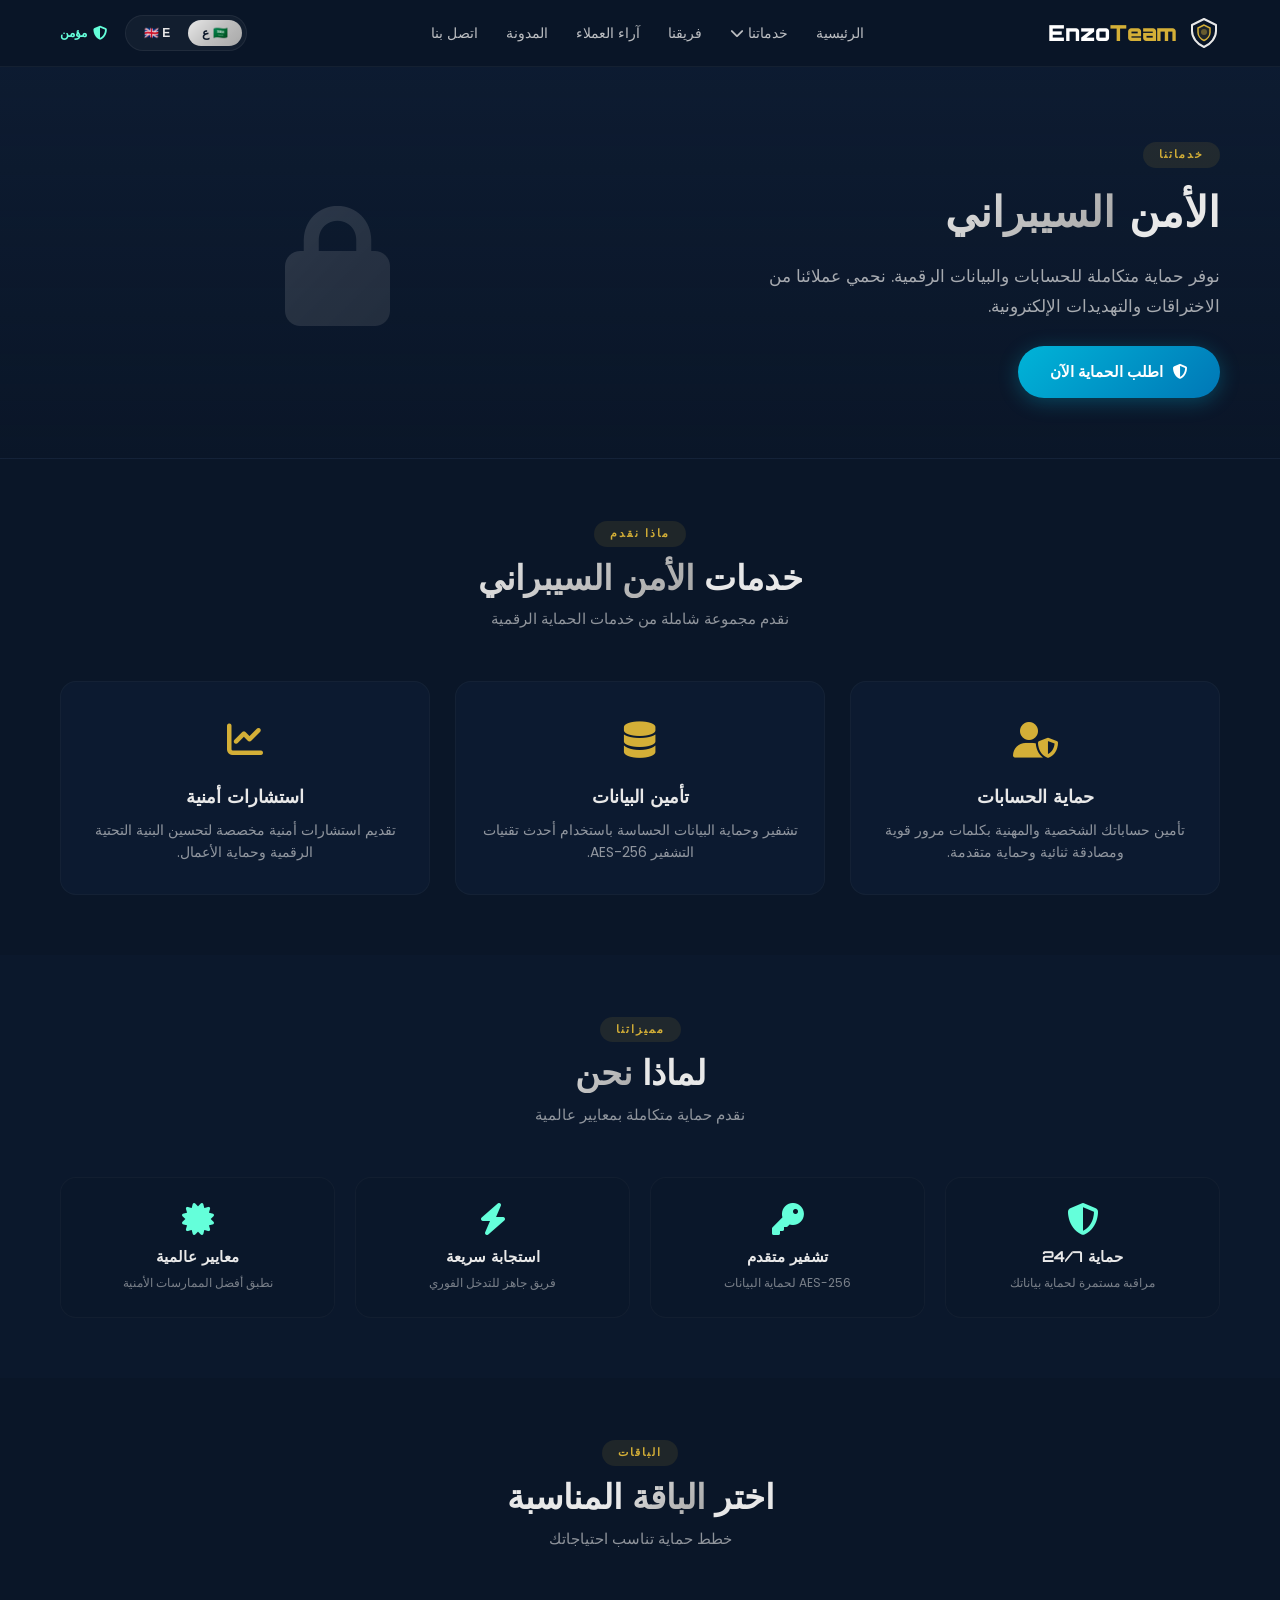
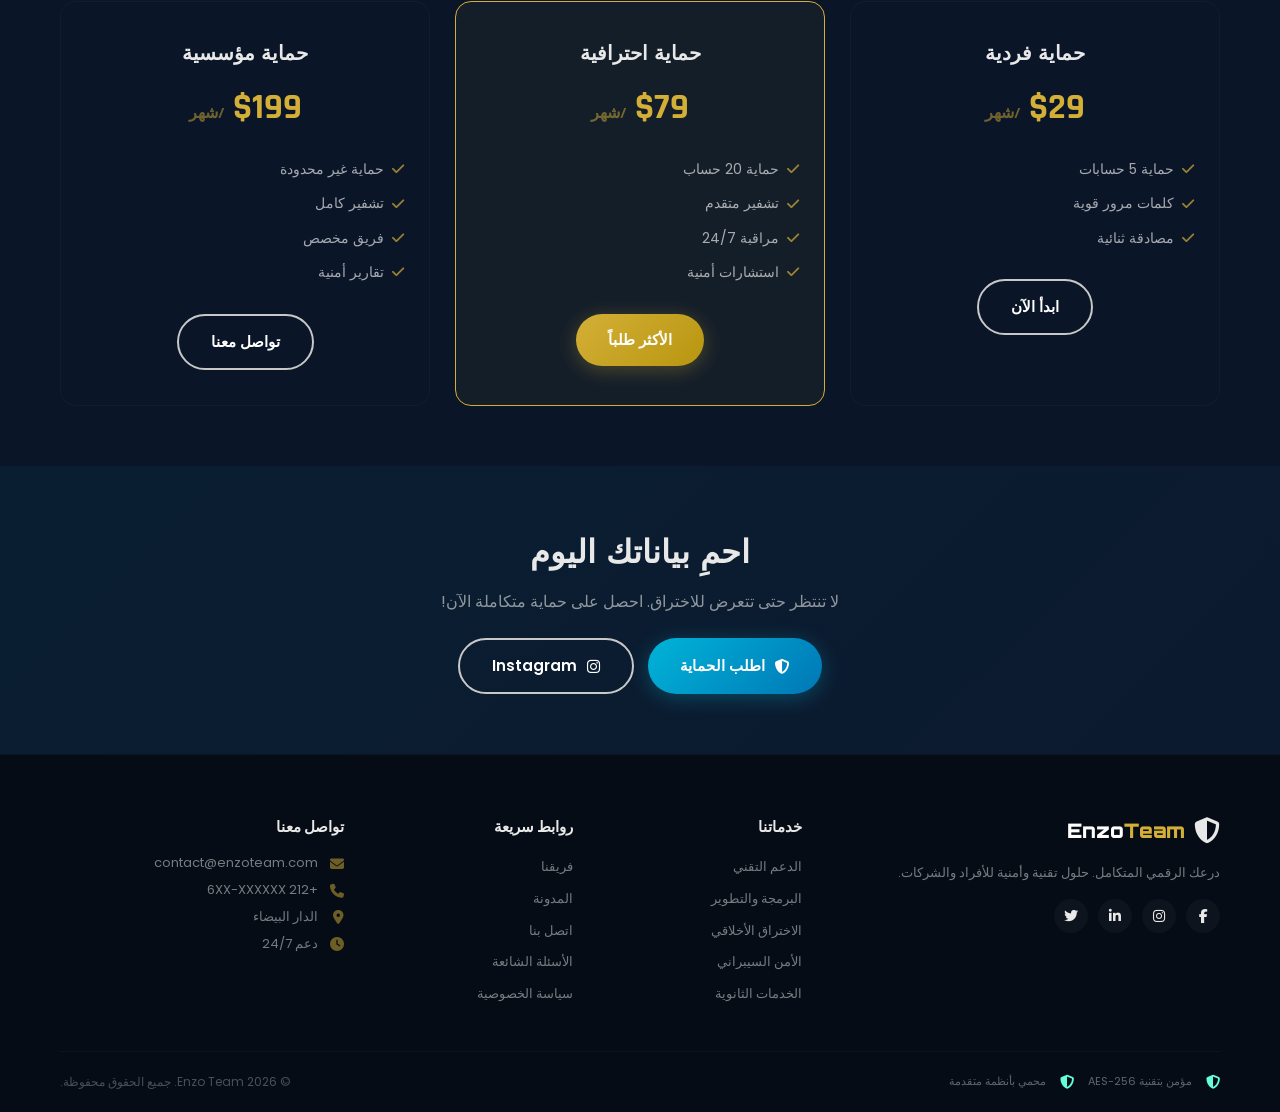
<file: cybersecurity.html>
<!DOCTYPE html>
<html lang="ar" dir="rtl">
<head>
    <meta charset="UTF-8">
    <meta name="viewport" content="width=device-width, initial-scale=1.0">
    <title>الأمن السيبراني - Enzo Team</title>
    
    <!-- Google Fonts -->
    <link rel="preconnect" href="https://fonts.googleapis.com">
    <link rel="preconnect" href="https://fonts.gstatic.com" crossorigin>
    <link href="https://fonts.googleapis.com/css2?family=Orbitron:wght@400;700;900&family=Poppins:wght@300;400;600;700&family=Rajdhani:wght@500;600;700&display=swap" rel="stylesheet">
    
    <!-- Font Awesome -->
    <link rel="stylesheet" href="https://cdnjs.cloudflare.com/ajax/libs/font-awesome/6.5.0/css/all.min.css">
    
    <style>
        /* ===== نفس الـ style من الصفحات السابقة ===== */
        * {
            margin: 0;
            padding: 0;
            box-sizing: border-box;
        }

        :root {
            --primary-dark: #0A1628;
            --primary-mid: #152A4A;
            --primary-light: #1E3D6B;
            --silver: #C8C8C8;
            --silver-light: #E8E8E8;
            --silver-gradient: linear-gradient(135deg, #E8E8E8 0%, #C0C0C0 50%, #A8A8A8 100%);
            --gold: #D4AF37;
            --gold-dark: #B8960F;
            --gold-light: #F0D060;
            --white: #FFFFFF;
            --cyan-light: #64FFDA;
            --text-dark: #0A1628;
            --text-light: #E8E8E8;
            --shadow: 0 10px 40px rgba(0, 0, 0, 0.4);
            --shadow-hover: 0 20px 60px rgba(0, 0, 0, 0.6);
            --border-radius: 16px;
            --transition: all 0.3s cubic-bezier(0.4, 0, 0.2, 1);
            --font-title: 'Orbitron', sans-serif;
            --font-body: 'Poppins', sans-serif;
            --font-numbers: 'Rajdhani', sans-serif;
        }

        html { scroll-behavior: smooth; }
        body {
            font-family: var(--font-body);
            background: var(--primary-dark);
            color: var(--text-light);
            line-height: 1.6;
            overflow-x: hidden;
            direction: rtl;
        }
        a { text-decoration: none; color: inherit; transition: var(--transition); }
        ul { list-style: none; }
        .container { max-width: 1200px; margin: 0 auto; padding: 0 20px; }

        ::-webkit-scrollbar { width: 8px; }
        ::-webkit-scrollbar-track { background: var(--primary-dark); }
        ::-webkit-scrollbar-thumb { background: var(--silver-gradient); border-radius: 10px; }
        ::-webkit-scrollbar-thumb:hover { background: var(--gold); }
        ::selection { background: var(--gold); color: var(--primary-dark); }

        /* ===== BUTTONS ===== */
        .btn {
            display: inline-flex;
            align-items: center;
            gap: 10px;
            padding: 14px 32px;
            border-radius: 50px;
            font-family: var(--font-body);
            font-weight: 600;
            font-size: 15px;
            cursor: pointer;
            transition: var(--transition);
            border: none;
            text-decoration: none;
        }
        .btn-primary {
            background: var(--silver-gradient);
            color: var(--primary-dark);
            box-shadow: 0 4px 20px rgba(192, 192, 192, 0.25);
        }
        .btn-primary:hover { transform: translateY(-3px); box-shadow: 0 8px 35px rgba(192, 192, 192, 0.4); }
        .btn-secondary {
            background: transparent;
            color: var(--white);
            border: 2px solid var(--silver);
        }
        .btn-secondary:hover { background: var(--silver); color: var(--primary-dark); transform: translateY(-3px); }
        .btn-gold {
            background: linear-gradient(135deg, var(--gold), var(--gold-dark));
            color: var(--white);
            box-shadow: 0 4px 20px rgba(212, 175, 55, 0.3);
        }
        .btn-gold:hover { transform: translateY(-3px); box-shadow: 0 8px 35px rgba(212, 175, 55, 0.4); }
        .btn-cyber {
            background: linear-gradient(135deg, #00b4d8, #0077b6);
            color: var(--white);
            box-shadow: 0 4px 20px rgba(0, 180, 216, 0.3);
        }
        .btn-cyber:hover { transform: translateY(-3px); box-shadow: 0 8px 35px rgba(0, 180, 216, 0.4); }

        /* ===== HEADER ===== */
        .header {
            position: fixed;
            top: 0;
            left: 0;
            right: 0;
            z-index: 1000;
            padding: 15px 0;
            background: rgba(10, 22, 40, 0.95);
            backdrop-filter: blur(15px);
            border-bottom: 1px solid rgba(192, 192, 192, 0.06);
            transition: var(--transition);
        }
        .header.scrolled { padding: 10px 0; box-shadow: 0 4px 30px rgba(0, 0, 0, 0.5); }
        .header-inner { display: flex; justify-content: space-between; align-items: center; }

        .logo a {
            display: flex;
            align-items: center;
            gap: 10px;
            font-family: var(--font-title);
            font-size: 22px;
            font-weight: 900;
            color: var(--white);
        }
        .logo-icon { font-size: 26px; display: flex; align-items: center; }
        .logo-icon svg { width: 32px; height: 32px; }
        .logo-text { color: var(--white); }
        .logo-highlight { color: var(--gold); }

        .nav-list {
            display: flex;
            align-items: center;
            gap: 28px;
        }
        .nav-list > li > a {
            color: var(--text-light);
            font-size: 14px;
            font-weight: 500;
            padding: 8px 0;
            position: relative;
            opacity: 0.8;
            transition: var(--transition);
        }
        .nav-list > li > a::after {
            content: '';
            position: absolute;
            bottom: 0;
            left: 0;
            width: 0;
            height: 2px;
            background: var(--gold);
            transition: var(--transition);
        }
        .nav-list > li > a:hover::after,
        .nav-list > li > a.active::after { width: 100%; }
        .nav-list > li > a:hover,
        .nav-list > li > a.active { opacity: 1; color: var(--gold); }

        .dropdown { position: relative; }
        .dropdown-menu {
            position: absolute;
            top: 100%;
            right: 0;
            background: var(--primary-mid);
            padding: 10px 0;
            border-radius: 12px;
            min-width: 220px;
            opacity: 0;
            visibility: hidden;
            transform: translateY(10px);
            transition: var(--transition);
            box-shadow: var(--shadow);
            border: 1px solid rgba(192, 192, 192, 0.06);
        }
        .dropdown:hover .dropdown-menu {
            opacity: 1;
            visibility: visible;
            transform: translateY(0);
        }
        .dropdown-menu li a {
            display: block;
            padding: 10px 24px;
            color: var(--text-light);
            font-size: 14px;
            transition: var(--transition);
        }
        .dropdown-menu li a:hover {
            background: rgba(212, 175, 55, 0.08);
            color: var(--gold);
        }

        .header-right {
            display: flex;
            align-items: center;
            gap: 18px;
        }
        .language-switcher {
            display: flex;
            gap: 4px;
            background: rgba(255,255,255,0.04);
            padding: 4px;
            border-radius: 50px;
            border: 1px solid rgba(255,255,255,0.06);
        }
        .lang-btn {
            background: transparent;
            border: none;
            padding: 6px 14px;
            border-radius: 50px;
            color: var(--text-light);
            font-size: 12px;
            font-weight: 600;
            cursor: pointer;
            transition: var(--transition);
        }
        .lang-btn.active {
            background: var(--silver-gradient);
            color: var(--primary-dark);
        }
        .lang-btn:hover:not(.active) { background: rgba(255,255,255,0.06); }

        .security-badge {
            display: flex;
            align-items: center;
            gap: 6px;
            color: var(--cyan-light);
            font-size: 12px;
            font-weight: 600;
        }
        .security-badge i { font-size: 14px; }

        .menu-toggle {
            display: none;
            flex-direction: column;
            gap: 5px;
            background: transparent;
            border: none;
            cursor: pointer;
            padding: 5px;
        }
        .menu-toggle span {
            display: block;
            width: 28px;
            height: 2px;
            background: var(--white);
            border-radius: 3px;
            transition: var(--transition);
        }
        .menu-toggle.active span:nth-child(1) { transform: rotate(45deg) translate(5px, 5px); }
        .menu-toggle.active span:nth-child(2) { opacity: 0; }
        .menu-toggle.active span:nth-child(3) { transform: rotate(-45deg) translate(5px, -5px); }

        /* ===== PAGE HERO ===== */
        .page-hero {
            padding: 140px 0 60px;
            background: linear-gradient(180deg, rgba(21, 42, 74, 0.3) 0%, transparent 100%);
            border-bottom: 1px solid rgba(192, 192, 192, 0.04);
        }
        .page-hero-inner {
            display: grid;
            grid-template-columns: 1fr 1fr;
            gap: 50px;
            align-items: center;
        }
        .page-hero-content h1 {
            font-family: var(--font-title);
            font-size: 42px;
            font-weight: 900;
            margin-bottom: 16px;
        }
        .page-hero-content h1 .highlight {
            background: var(--silver-gradient);
            -webkit-background-clip: text;
            -webkit-text-fill-color: transparent;
            background-clip: text;
        }
        .page-hero-content p {
            font-size: 17px;
            opacity: 0.7;
            line-height: 1.8;
            margin-bottom: 24px;
            max-width: 500px;
        }
        .page-hero-icon {
            font-size: 120px;
            color: var(--gold);
            opacity: 0.15;
            text-align: center;
        }
        .page-hero-icon i {
            background: var(--silver-gradient);
            -webkit-background-clip: text;
            -webkit-text-fill-color: transparent;
            background-clip: text;
        }

        /* ===== SERVICE DETAILS ===== */
        .service-details { padding: 60px 0; }
        .service-details-grid {
            display: grid;
            grid-template-columns: repeat(3, 1fr);
            gap: 25px;
        }
        .detail-card {
            background: rgba(21, 42, 74, 0.25);
            padding: 30px 24px;
            border-radius: var(--border-radius);
            border: 1px solid rgba(192, 192, 192, 0.04);
            transition: var(--transition);
            text-align: center;
        }
        .detail-card:hover {
            border-color: rgba(212, 175, 55, 0.15);
            transform: translateY(-5px);
        }
        .detail-card .icon {
            font-size: 36px;
            color: var(--gold);
            margin-bottom: 12px;
        }
        .detail-card h3 {
            font-family: var(--font-title);
            font-size: 18px;
            margin-bottom: 8px;
        }
        .detail-card p {
            font-size: 14px;
            opacity: 0.6;
            line-height: 1.6;
        }

        /* ===== SECURITY FEATURES ===== */
        .security-features { padding: 60px 0; background: rgba(21, 42, 74, 0.12); }
        .features-grid {
            display: grid;
            grid-template-columns: repeat(4, 1fr);
            gap: 20px;
        }
        .feature-item {
            background: rgba(10, 22, 40, 0.5);
            padding: 25px 18px;
            border-radius: var(--border-radius);
            text-align: center;
            border: 1px solid rgba(192, 192, 192, 0.04);
            transition: var(--transition);
        }
        .feature-item:hover {
            border-color: rgba(212, 175, 55, 0.15);
            transform: translateY(-5px);
        }
        .feature-item i {
            font-size: 32px;
            color: var(--cyan-light);
            display: block;
            margin-bottom: 10px;
        }
        .feature-item h4 {
            font-family: var(--font-title);
            font-size: 15px;
            margin-bottom: 4px;
        }
        .feature-item p {
            font-size: 12px;
            opacity: 0.5;
        }

        /* ===== PRICING ===== */
        .pricing { padding: 60px 0; }
        .pricing-grid {
            display: grid;
            grid-template-columns: repeat(3, 1fr);
            gap: 25px;
        }
        .pricing-card {
            background: rgba(10, 22, 40, 0.6);
            padding: 35px 25px;
            border-radius: var(--border-radius);
            border: 1px solid rgba(192, 192, 192, 0.04);
            text-align: center;
            transition: var(--transition);
        }
        .pricing-card:hover {
            border-color: rgba(212, 175, 55, 0.15);
            transform: translateY(-5px);
        }
        .pricing-card.featured {
            border-color: var(--gold);
            background: rgba(212, 175, 55, 0.05);
        }
        .pricing-card .plan-name {
            font-family: var(--font-title);
            font-size: 20px;
            font-weight: 700;
            margin-bottom: 4px;
        }
        .pricing-card .plan-price {
            font-family: var(--font-numbers);
            font-size: 36px;
            font-weight: 700;
            color: var(--gold);
            margin: 10px 0;
        }
        .pricing-card .plan-price span {
            font-size: 16px;
            opacity: 0.5;
        }
        .pricing-card ul {
            text-align: right;
            margin: 16px 0 24px;
        }
        .pricing-card ul li {
            padding: 6px 0;
            font-size: 14px;
            opacity: 0.7;
            display: flex;
            align-items: center;
            gap: 8px;
        }
        .pricing-card ul li i {
            color: var(--gold);
        }

        /* ===== SECTION HEADER ===== */
        .section-header {
            text-align: center;
            margin-bottom: 50px;
        }
        .section-tag {
            display: inline-block;
            padding: 4px 16px;
            background: rgba(212, 175, 55, 0.1);
            border-radius: 50px;
            font-size: 11px;
            font-weight: 600;
            color: var(--gold);
            text-transform: uppercase;
            letter-spacing: 2px;
            margin-bottom: 10px;
        }
        .section-title {
            font-family: var(--font-title);
            font-size: 34px;
            font-weight: 700;
            line-height: 1.2;
        }
        .section-title .highlight {
            background: var(--silver-gradient);
            -webkit-background-clip: text;
            -webkit-text-fill-color: transparent;
            background-clip: text;
        }
        .section-desc {
            font-size: 15px;
            opacity: 0.6;
            max-width: 600px;
            margin: 10px auto 0;
        }

        /* ===== CTA ===== */
        .cta-section {
            padding: 60px 0;
            background: linear-gradient(135deg, rgba(0, 180, 216, 0.05), rgba(21, 42, 74, 0.2));
            text-align: center;
        }
        .cta-section h2 {
            font-family: var(--font-title);
            font-size: 32px;
            margin-bottom: 12px;
        }
        .cta-section p {
            opacity: 0.6;
            margin-bottom: 24px;
        }
        .cta-section .btn-group {
            display: flex;
            gap: 14px;
            justify-content: center;
            flex-wrap: wrap;
        }

        /* ===== FOOTER ===== */
        .footer {
            padding: 60px 0 20px;
            background: rgba(5, 12, 22, 0.95);
            border-top: 1px solid rgba(192, 192, 192, 0.04);
        }
        .footer-grid {
            display: grid;
            grid-template-columns: 2fr 1fr 1fr 1.5fr;
            gap: 40px;
            margin-bottom: 40px;
        }
        .footer-logo {
            display: flex;
            align-items: center;
            gap: 8px;
            font-family: var(--font-title);
            font-size: 20px;
            font-weight: 900;
            margin-bottom: 14px;
        }
        .footer-about {
            font-size: 13px;
            opacity: 0.5;
            line-height: 1.8;
            margin-bottom: 14px;
        }
        .footer-social {
            display: flex;
            gap: 10px;
        }
        .footer-social a {
            width: 34px;
            height: 34px;
            border-radius: 50%;
            background: rgba(255,255,255,0.03);
            display: flex;
            align-items: center;
            justify-content: center;
            transition: var(--transition);
            font-size: 14px;
        }
        .footer-social a:hover {
            background: var(--gold);
            color: var(--primary-dark);
        }
        .footer-col h4 {
            font-size: 15px;
            font-weight: 700;
            margin-bottom: 14px;
            color: var(--silver-light);
        }
        .footer-col ul li { margin-bottom: 6px; }
        .footer-col ul li a {
            font-size: 13px;
            opacity: 0.5;
            transition: var(--transition);
        }
        .footer-col ul li a:hover { opacity: 1; color: var(--gold); }
        .footer-contact li {
            font-size: 13px;
            opacity: 0.5;
            display: flex;
            align-items: center;
            gap: 10px;
            margin-bottom: 8px;
        }
        .footer-contact li i {
            color: var(--gold);
            width: 16px;
            font-size: 14px;
        }
        .footer-bottom {
            border-top: 1px solid rgba(192, 192, 192, 0.04);
            padding-top: 20px;
            display: flex;
            justify-content: space-between;
            align-items: center;
            flex-wrap: wrap;
            gap: 14px;
        }
        .footer-security {
            display: flex;
            align-items: center;
            gap: 14px;
            flex-wrap: wrap;
        }
        .footer-security i {
            color: var(--cyan-light);
            font-size: 14px;
        }
        .footer-security span {
            font-size: 11px;
            opacity: 0.4;
        }
        .footer-copy {
            font-size: 12px;
            opacity: 0.3;
        }

        .back-to-top {
            position: fixed;
            bottom: 30px;
            right: 30px;
            width: 42px;
            height: 42px;
            border-radius: 50%;
            background: var(--silver-gradient);
            border: none;
            color: var(--primary-dark);
            font-size: 18px;
            cursor: pointer;
            transition: var(--transition);
            opacity: 0;
            visibility: hidden;
            transform: translateY(20px);
            z-index: 999;
        }
        .back-to-top.visible {
            opacity: 1;
            visibility: visible;
            transform: translateY(0);
        }
        .back-to-top:hover {
            transform: translateY(-4px);
            box-shadow: 0 8px 30px rgba(192, 192, 192, 0.25);
        }

        /* ===== RESPONSIVE ===== */
        @media (max-width: 992px) {
            .page-hero-inner {
                grid-template-columns: 1fr;
                text-align: center;
            }
            .page-hero-content p { margin: 0 auto 24px; }
            .page-hero-icon { font-size: 80px; }
            .service-details-grid,
            .pricing-grid { grid-template-columns: repeat(2, 1fr); }
            .features-grid { grid-template-columns: repeat(2, 1fr); }
            .footer-grid { grid-template-columns: 1fr 1fr; }
            .nav {
                position: fixed;
                top: 70px;
                left: 0;
                right: 0;
                background: var(--primary-dark);
                padding: 30px;
                border-bottom: 1px solid rgba(192, 192, 192, 0.06);
                opacity: 0;
                visibility: hidden;
                transform: translateY(-20px);
                transition: var(--transition);
            }
            .nav.open {
                opacity: 1;
                visibility: visible;
                transform: translateY(0);
            }
            .nav-list {
                flex-direction: column;
                gap: 14px;
            }
            .dropdown-menu {
                position: static;
                opacity: 1;
                visibility: visible;
                transform: none;
                background: rgba(255,255,255,0.03);
                margin-top: 6px;
                box-shadow: none;
            }
            .menu-toggle { display: flex; }
            .language-switcher .lang-btn span { display: none; }
            .security-badge span { display: none; }
        }

        @media (max-width: 768px) {
            .page-hero-content h1 { font-size: 30px; }
            .service-details-grid,
            .pricing-grid { grid-template-columns: 1fr; }
            .features-grid { grid-template-columns: 1fr 1fr; }
            .footer-grid { grid-template-columns: 1fr; }
            .footer-bottom { flex-direction: column; text-align: center; }
            .footer-security { justify-content: center; }
            .section-title { font-size: 26px; }
        }

        @media (max-width: 480px) {
            .features-grid { grid-template-columns: 1fr; }
        }
    </style>
</head>
<body>
    <!-- ===== HEADER ===== -->
    <header class="header" id="header">
        <div class="container">
            <div class="header-inner">
                <div class="logo">
                    <a href="index.html">
                        <span class="logo-icon">
                            <svg viewBox="0 0 32 32" fill="none" xmlns="http://www.w3.org/2000/svg">
                                <path d="M16 2L4 8V14C4 20.5 9 27 16 30C23 27 28 20.5 28 14V8L16 2Z" stroke="url(#logoGrad)" stroke-width="2" stroke-linejoin="round"/>
                                <path d="M16 8L10 11V15.5C10 18.5 12.5 22 16 23.5C19.5 22 22 18.5 22 15.5V11L16 8Z" fill="rgba(212,175,55,0.1)" stroke="url(#logoGrad2)" stroke-width="1.5"/>
                                <circle cx="16" cy="15" r="3" fill="url(#logoGrad2)" opacity="0.4"/>
                                <defs>
                                    <linearGradient id="logoGrad" x1="2" y1="2" x2="30" y2="30">
                                        <stop offset="0%" stop-color="#E8E8E8"/>
                                        <stop offset="50%" stop-color="#C0C0C0"/>
                                        <stop offset="100%" stop-color="#A8A8A8"/>
                                    </linearGradient>
                                    <linearGradient id="logoGrad2" x1="10" y1="8" x2="22" y2="24">
                                        <stop offset="0%" stop-color="#D4AF37"/>
                                        <stop offset="100%" stop-color="#B8960F"/>
                                    </linearGradient>
                                </defs>
                            </svg>
                        </span>
                        <span class="logo-text">Enzo<span class="logo-highlight">Team</span></span>
                    </a>
                </div>
                
                <nav class="nav" id="nav">
                    <ul class="nav-list">
                        <li><a href="index.html">الرئيسية</a></li>
                        <li class="dropdown">
                            <a href="#">خدماتنا <i class="fas fa-chevron-down"></i></a>
                            <ul class="dropdown-menu">
                                <li><a href="support.html">الدعم التقني</a></li>
                                <li><a href="programming.html">البرمجة والتطوير</a></li>
                                <li><a href="hacking.html">الاختراق الأخلاقي</a></li>
                                <li><a href="cybersecurity.html" class="active">الأمن السيبراني</a></li>
                                <li><a href="secondary.html">الخدمات الثانوية</a></li>
                            </ul>
                        </li>
                        <li><a href="team.html">فريقنا</a></li>
                        <li><a href="index.html#testimonials">آراء العملاء</a></li>
                        <li><a href="blog.html">المدونة</a></li>
                        <li><a href="contact.html">اتصل بنا</a></li>
                    </ul>
                </nav>
                
                <div class="header-right">
                    <div class="language-switcher">
                        <button class="lang-btn active" data-lang="ar" onclick="switchLanguage('ar')">🇸🇦 ع</button>
                        <button class="lang-btn" data-lang="en" onclick="switchLanguage('en')">🇬🇧 E</button>
                    </div>
                    <div class="security-badge">
                        <i class="fas fa-shield-halved"></i>
                        <span>مؤمن</span>
                    </div>
                    <button class="menu-toggle" id="menuToggle">
                        <span></span>
                        <span></span>
                        <span></span>
                    </button>
                </div>
            </div>
        </div>
    </header>

    <!-- ===== PAGE HERO ===== -->
    <section class="page-hero">
        <div class="container">
            <div class="page-hero-inner">
                <div class="page-hero-content">
                    <span class="section-tag">خدماتنا</span>
                    <h1 id="pageTitle">الأمن <span class="highlight">السيبراني</span></h1>
                    <p id="pageDesc">نوفر حماية متكاملة للحسابات والبيانات الرقمية. نحمي عملائنا من الاختراقات والتهديدات الإلكترونية.</p>
                    <a href="#pricing" class="btn btn-cyber"><i class="fas fa-shield-halved"></i> <span id="ctaBtn">اطلب الحماية الآن</span></a>
                </div>
                <div class="page-hero-icon">
                    <i class="fas fa-lock"></i>
                </div>
            </div>
        </div>
    </section>

    <!-- ===== SERVICE DETAILS ===== -->
    <section class="service-details">
        <div class="container">
            <div class="section-header">
                <span class="section-tag">ماذا نقدم</span>
                <h2 class="section-title">خدمات <span class="highlight">الأمن السيبراني</span></h2>
                <p class="section-desc">نقدم مجموعة شاملة من خدمات الحماية الرقمية</p>
            </div>
            
            <div class="service-details-grid">
                <div class="detail-card">
                    <div class="icon"><i class="fas fa-user-shield"></i></div>
                    <h3 id="d1Title">حماية الحسابات</h3>
                    <p id="d1Desc">تأمين حساباتك الشخصية والمهنية بكلمات مرور قوية ومصادقة ثنائية وحماية متقدمة.</p>
                </div>
                <div class="detail-card">
                    <div class="icon"><i class="fas fa-database"></i></div>
                    <h3 id="d2Title">تأمين البيانات</h3>
                    <p id="d2Desc">تشفير وحماية البيانات الحساسة باستخدام أحدث تقنيات التشفير AES-256.</p>
                </div>
                <div class="detail-card">
                    <div class="icon"><i class="fas fa-chart-line"></i></div>
                    <h3 id="d3Title">استشارات أمنية</h3>
                    <p id="d3Desc">تقديم استشارات أمنية مخصصة لتحسين البنية التحتية الرقمية وحماية الأعمال.</p>
                </div>
            </div>
        </div>
    </section>

    <!-- ===== SECURITY FEATURES ===== -->
    <section class="security-features">
        <div class="container">
            <div class="section-header">
                <span class="section-tag">مميزاتنا</span>
                <h2 class="section-title">لماذا <span class="highlight">نحن</span></h2>
                <p class="section-desc">نقدم حماية متكاملة بمعايير عالمية</p>
            </div>
            
            <div class="features-grid">
                <div class="feature-item">
                    <i class="fas fa-shield-halved"></i>
                    <h4 id="f1Title">حماية 24/7</h4>
                    <p id="f1Desc">مراقبة مستمرة لحماية بياناتك</p>
                </div>
                <div class="feature-item">
                    <i class="fas fa-key"></i>
                    <h4 id="f2Title">تشفير متقدم</h4>
                    <p id="f2Desc">AES-256 لحماية البيانات</p>
                </div>
                <div class="feature-item">
                    <i class="fas fa-bolt"></i>
                    <h4 id="f3Title">استجابة سريعة</h4>
                    <p id="f3Desc">فريق جاهز للتدخل الفوري</p>
                </div>
                <div class="feature-item">
                    <i class="fas fa-certificate"></i>
                    <h4 id="f4Title">معايير عالمية</h4>
                    <p id="f4Desc">نطبق أفضل الممارسات الأمنية</p>
                </div>
            </div>
        </div>
    </section>

    <!-- ===== PRICING ===== -->
    <section class="pricing" id="pricing">
        <div class="container">
            <div class="section-header">
                <span class="section-tag">الباقات</span>
                <h2 class="section-title">اختر <span class="highlight">الباقة</span> المناسبة</h2>
                <p class="section-desc">خطط حماية تناسب احتياجاتك</p>
            </div>
            
            <div class="pricing-grid">
                <div class="pricing-card">
                    <div class="plan-name" id="p1Name">حماية فردية</div>
                    <div class="plan-price">$29 <span>/شهر</span></div>
                    <ul>
                        <li><i class="fas fa-check"></i> <span id="p1f1">حماية 5 حسابات</span></li>
                        <li><i class="fas fa-check"></i> <span id="p1f2">كلمات مرور قوية</span></li>
                        <li><i class="fas fa-check"></i> <span id="p1f3">مصادقة ثنائية</span></li>
                    </ul>
                    <a href="contact.html" class="btn btn-secondary">ابدأ الآن</a>
                </div>
                
                <div class="pricing-card featured">
                    <div class="plan-name" id="p2Name">حماية احترافية</div>
                    <div class="plan-price">$79 <span>/شهر</span></div>
                    <ul>
                        <li><i class="fas fa-check"></i> <span id="p2f1">حماية 20 حساب</span></li>
                        <li><i class="fas fa-check"></i> <span id="p2f2">تشفير متقدم</span></li>
                        <li><i class="fas fa-check"></i> <span id="p2f3">مراقبة 24/7</span></li>
                        <li><i class="fas fa-check"></i> <span id="p2f4">استشارات أمنية</span></li>
                    </ul>
                    <a href="contact.html" class="btn btn-gold">الأكثر طلباً</a>
                </div>
                
                <div class="pricing-card">
                    <div class="plan-name" id="p3Name">حماية مؤسسية</div>
                    <div class="plan-price">$199 <span>/شهر</span></div>
                    <ul>
                        <li><i class="fas fa-check"></i> <span id="p3f1">حماية غير محدودة</span></li>
                        <li><i class="fas fa-check"></i> <span id="p3f2">تشفير كامل</span></li>
                        <li><i class="fas fa-check"></i> <span id="p3f3">فريق مخصص</span></li>
                        <li><i class="fas fa-check"></i> <span id="p3f4">تقارير أمنية</span></li>
                    </ul>
                    <a href="contact.html" class="btn btn-secondary">تواصل معنا</a>
                </div>
            </div>
        </div>
    </section>

    <!-- ===== CTA ===== -->
    <section class="cta-section">
        <div class="container">
            <h2 id="ctaTitle">احمِ بياناتك اليوم</h2>
            <p id="ctaDesc">لا تنتظر حتى تتعرض للاختراق. احصل على حماية متكاملة الآن!</p>
            <div class="btn-group">
                <a href="contact.html" class="btn btn-cyber"><i class="fas fa-shield-halved"></i> <span id="ctaBtn2">اطلب الحماية</span></a>
                <a href="https://instagram.com/enzoteam" target="_blank" class="btn btn-secondary"><i class="fab fa-instagram"></i> Instagram</a>
            </div>
        </div>
    </section>

    <!-- ===== FOOTER ===== -->
    <footer class="footer">
        <div class="container">
            <div class="footer-grid">
                <div class="footer-col">
                    <div class="footer-logo">
                        <span class="logo-icon"><i class="fas fa-shield-alt"></i></span>
                        <span class="logo-text">Enzo<span class="logo-highlight">Team</span></span>
                    </div>
                    <p class="footer-about">درعك الرقمي المتكامل. حلول تقنية وأمنية للأفراد والشركات.</p>
                    <div class="footer-social">
                        <a href="#"><i class="fab fa-facebook-f"></i></a>
                        <a href="https://instagram.com/enzoteam" target="_blank"><i class="fab fa-instagram"></i></a>
                        <a href="#"><i class="fab fa-linkedin-in"></i></a>
                        <a href="#"><i class="fab fa-twitter"></i></a>
                    </div>
                </div>
                
                <div class="footer-col">
                    <h4>خدماتنا</h4>
                    <ul>
                        <li><a href="support.html">الدعم التقني</a></li>
                        <li><a href="programming.html">البرمجة والتطوير</a></li>
                        <li><a href="hacking.html">الاختراق الأخلاقي</a></li>
                        <li><a href="cybersecurity.html">الأمن السيبراني</a></li>
                        <li><a href="secondary.html">الخدمات الثانوية</a></li>
                    </ul>
                </div>
                
                <div class="footer-col">
                    <h4>روابط سريعة</h4>
                    <ul>
                        <li><a href="team.html">فريقنا</a></li>
                        <li><a href="blog.html">المدونة</a></li>
                        <li><a href="contact.html">اتصل بنا</a></li>
                        <li><a href="#">الأسئلة الشائعة</a></li>
                        <li><a href="#">سياسة الخصوصية</a></li>
                    </ul>
                </div>
                
                <div class="footer-col">
                    <h4>تواصل معنا</h4>
                    <ul class="footer-contact">
                        <li><i class="fas fa-envelope"></i> contact@enzoteam.com</li>
                        <li><i class="fas fa-phone"></i> +212 6XX-XXXXXX</li>
                        <li><i class="fas fa-map-marker-alt"></i> الدار البيضاء</li>
                        <li><i class="fas fa-clock"></i> دعم 24/7</li>
                    </ul>
                </div>
            </div>
            
            <div class="footer-bottom">
                <div class="footer-security">
                    <i class="fas fa-shield-halved"></i>
                    <span>مؤمن بتقنية AES-256</span>
                    <i class="fas fa-shield-halved"></i>
                    <span>محمي بأنظمة متقدمة</span>
                </div>
                <p class="footer-copy">&copy; 2026 Enzo Team. جميع الحقوق محفوظة.</p>
            </div>
        </div>
    </footer>

    <!-- ===== BACK TO TOP ===== -->
    <button class="back-to-top" id="backToTop">
        <i class="fas fa-chevron-up"></i>
    </button>

    <!-- ===== JAVASCRIPT ===== -->
    <script>
        document.addEventListener('DOMContentLoaded', function() {
            const menuToggle = document.getElementById('menuToggle');
            const nav = document.getElementById('nav');
            if (menuToggle && nav) {
                menuToggle.addEventListener('click', function() {
                    this.classList.toggle('active');
                    nav.classList.toggle('open');
                });
            }

            const header = document.getElementById('header');
            window.addEventListener('scroll', function() {
                if (window.pageYOffset > 50) {
                    header.classList.add('scrolled');
                } else {
                    header.classList.remove('scrolled');
                }
            });

            const backToTop = document.getElementById('backToTop');
            window.addEventListener('scroll', function() {
                if (window.pageYOffset > 300) {
                    backToTop.classList.add('visible');
                } else {
                    backToTop.classList.remove('visible');
                }
            });
            if (backToTop) {
                backToTop.addEventListener('click', function() {
                    window.scrollTo({ top: 0, behavior: 'smooth' });
                });
            }
        });

        function switchLanguage(lang) {
            document.querySelectorAll('.lang-btn').forEach(btn => {
                btn.classList.remove('active');
                if (btn.dataset.lang === lang) btn.classList.add('active');
            });

            const en = {
                pageTitle: 'Cyber <span class="highlight">Security</span>',
                pageDesc: 'We provide comprehensive protection for accounts and digital data. We protect our clients from breaches and electronic threats.',
                ctaBtn: 'Request Protection Now',
                d1Title: 'Account Protection',
                d1Desc: 'Secure your personal and professional accounts with strong passwords, two-factor authentication, and advanced protection.',
                d2Title: 'Data Encryption',
                d2Desc: 'Encrypt and protect sensitive data using the latest AES-256 encryption technologies.',
                d3Title: 'Security Consulting',
                d3Desc: 'Provide customized security consulting to improve digital infrastructure and protect businesses.',
                f1Title: '24/7 Protection',
                f1Desc: 'Continuous monitoring to protect your data',
                f2Title: 'Advanced Encryption',
                f2Desc: 'AES-256 for data protection',
                f3Title: 'Fast Response',
                f3Desc: 'Team ready for immediate intervention',
                f4Title: 'Global Standards',
                f4Desc: 'We apply best security practices',
                p1Name: 'Individual Protection',
                p1f1: 'Protect 5 accounts',
                p1f2: 'Strong passwords',
                p1f3: 'Two-factor authentication',
                p2Name: 'Professional Protection',
                p2f1: 'Protect 20 accounts',
                p2f2: 'Advanced encryption',
                p2f3: '24/7 monitoring',
                p2f4: 'Security consulting',
                p3Name: 'Enterprise Protection',
                p3f1: 'Unlimited protection',
                p3f2: 'Full encryption',
                p3f3: 'Dedicated team',
                p3f4: 'Security reports',
                ctaTitle: 'Protect Your Data Today',
                ctaDesc: 'Don\'t wait until you get hacked. Get comprehensive protection now!',
                ctaBtn2: 'Request Protection'
            };

            const ar = {
                pageTitle: 'الأمن <span class="highlight">السيبراني</span>',
                pageDesc: 'نوفر حماية متكاملة للحسابات والبيانات الرقمية. نحمي عملائنا من الاختراقات والتهديدات الإلكترونية.',
                ctaBtn: 'اطلب الحماية الآن',
                d1Title: 'حماية الحسابات',
                d1Desc: 'تأمين حساباتك الشخصية والمهنية بكلمات مرور قوية ومصادقة ثنائية وحماية متقدمة.',
                d2Title: 'تأمين البيانات',
                d2Desc: 'تشفير وحماية البيانات الحساسة باستخدام أحدث تقنيات التشفير AES-256.',
                d3Title: 'استشارات أمنية',
                d3Desc: 'تقديم استشارات أمنية مخصصة لتحسين البنية التحتية الرقمية وحماية الأعمال.',
                f1Title: 'حماية 24/7',
                f1Desc: 'مراقبة مستمرة لحماية بياناتك',
                f2Title: 'تشفير متقدم',
                f2Desc: 'AES-256 لحماية البيانات',
                f3Title: 'استجابة سريعة',
                f3Desc: 'فريق جاهز للتدخل الفوري',
                f4Title: 'معايير عالمية',
                f4Desc: 'نطبق أفضل الممارسات الأمنية',
                p1Name: 'حماية فردية',
                p1f1: 'حماية 5 حسابات',
                p1f2: 'كلمات مرور قوية',
                p1f3: 'مصادقة ثنائية',
                p2Name: 'حماية احترافية',
                p2f1: 'حماية 20 حساب',
                p2f2: 'تشفير متقدم',
                p2f3: 'مراقبة 24/7',
                p2f4: 'استشارات أمنية',
                p3Name: 'حماية مؤسسية',
                p3f1: 'حماية غير محدودة',
                p3f2: 'تشفير كامل',
                p3f3: 'فريق مخصص',
                p3f4: 'تقارير أمنية',
                ctaTitle: 'احمِ بياناتك اليوم',
                ctaDesc: 'لا تنتظر حتى تتعرض للاختراق. احصل على حماية متكاملة الآن!',
                ctaBtn2: 'اطلب الحماية'
            };

            const t = lang === 'en' ? en : ar;

            document.getElementById('pageTitle').innerHTML = t.pageTitle;
            document.getElementById('pageDesc').textContent = t.pageDesc;
            document.getElementById('ctaBtn').textContent = t.ctaBtn;
            document.getElementById('d1Title').textContent = t.d1Title;
            document.getElementById('d1Desc').textContent = t.d1Desc;
            document.getElementById('d2Title').textContent = t.d2Title;
            document.getElementById('d2Desc').textContent = t.d2Desc;
            document.getElementById('d3Title').textContent = t.d3Title;
            document.getElementById('d3Desc').textContent = t.d3Desc;
            document.getElementById('f1Title').textContent = t.f1Title;
            document.getElementById('f1Desc').textContent = t.f1Desc;
            document.getElementById('f2Title').textContent = t.f2Title;
            document.getElementById('f2Desc').textContent = t.f2Desc;
            document.getElementById('f3Title').textContent = t.f3Title;
            document.getElementById('f3Desc').textContent = t.f3Desc;
            document.getElementById('f4Title').textContent = t.f4Title;
            document.getElementById('f4Desc').textContent = t.f4Desc;
            document.getElementById('p1Name').textContent = t.p1Name;
            document.getElementById('p1f1').textContent = t.p1f1;
            document.getElementById('p1f2').textContent = t.p1f2;
            document.getElementById('p1f3').textContent = t.p1f3;
            document.getElementById('p2Name').textContent = t.p2Name;
            document.getElementById('p2f1').textContent = t.p2f1;
            document.getElementById('p2f2').textContent = t.p2f2;
            document.getElementById('p2f3').textContent = t.p2f3;
            document.getElementById('p2f4').textContent = t.p2f4;
            document.getElementById('p3Name').textContent = t.p3Name;
            document.getElementById('p3f1').textContent = t.p3f1;
            document.getElementById('p3f2').textContent = t.p3f2;
            document.getElementById('p3f3').textContent = t.p3f3;
            document.getElementById('p3f4').textContent = t.p3f4;
            document.getElementById('ctaTitle').textContent = t.ctaTitle;
            document.getElementById('ctaDesc').textContent = t.ctaDesc;
            document.getElementById('ctaBtn2').textContent = t.ctaBtn2;
        }
    </script>
</body>
</html>
</file>
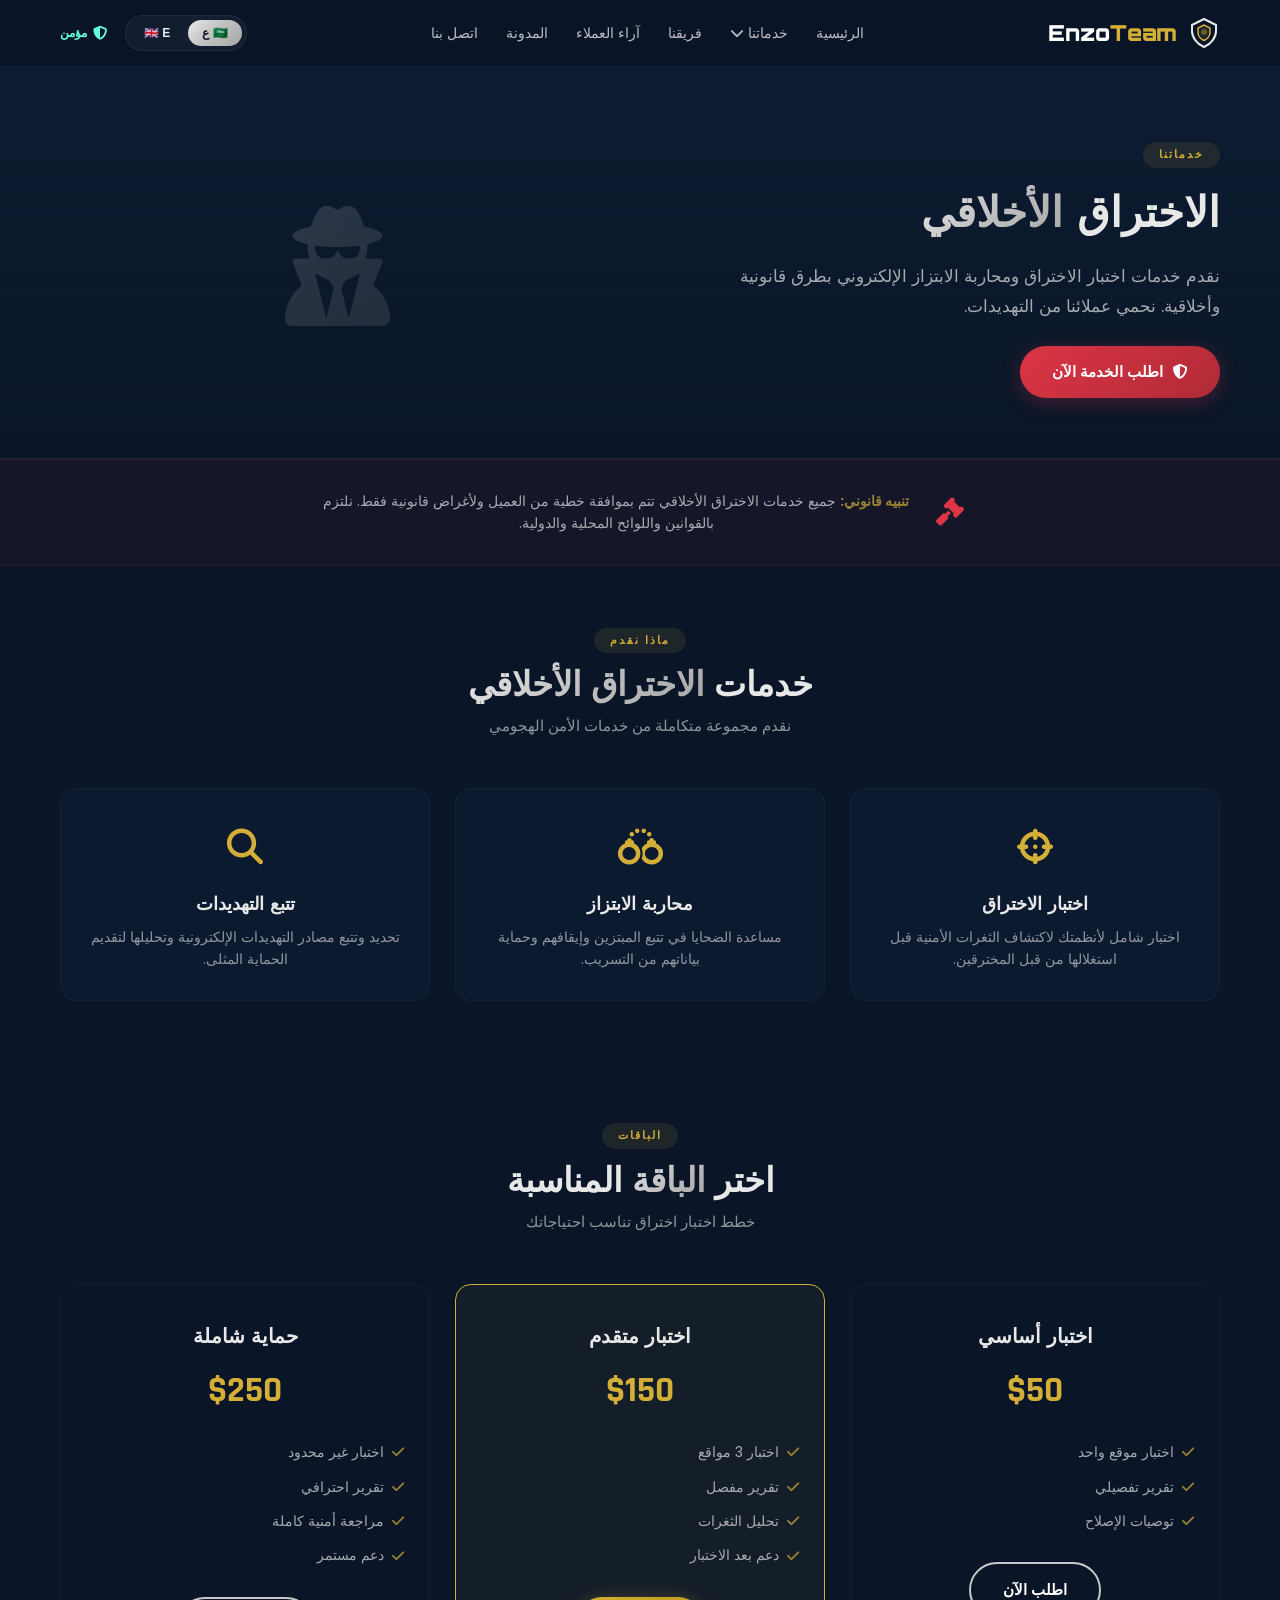
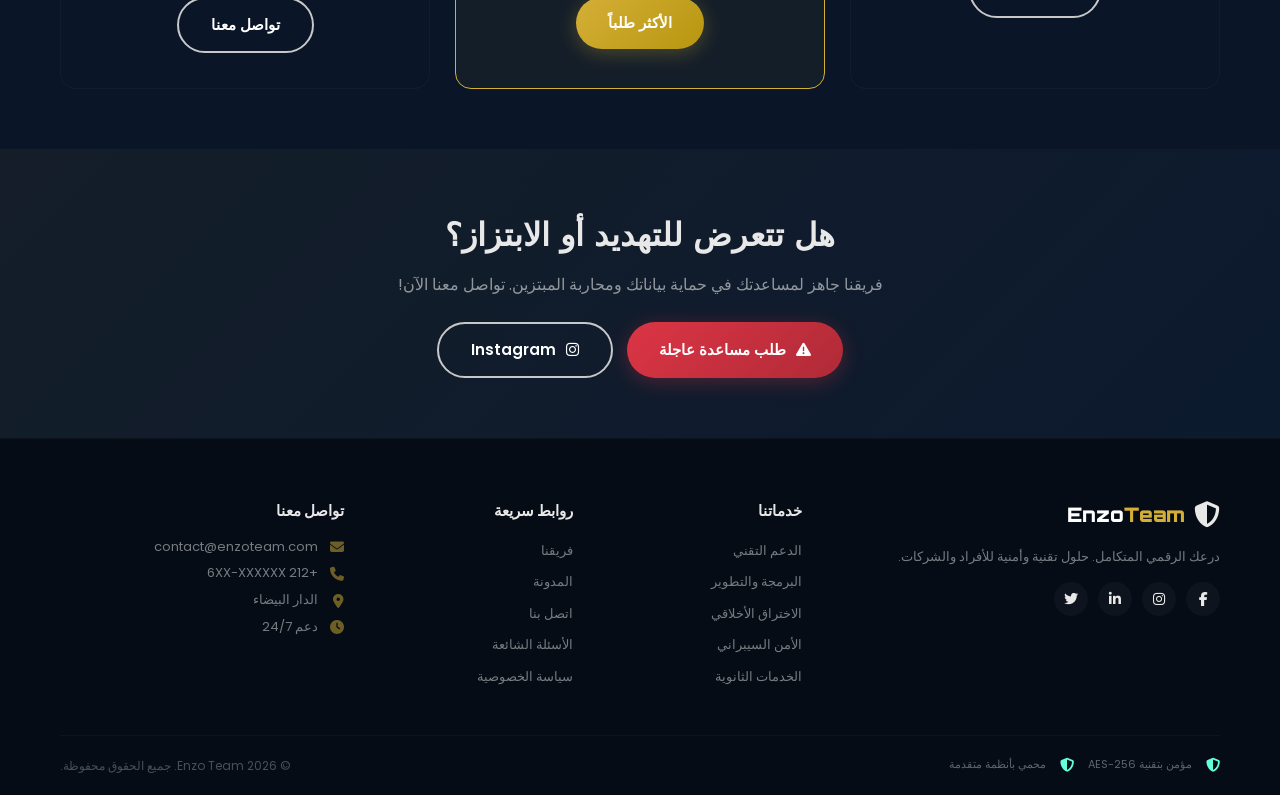
<file: hacking.html>
<!DOCTYPE html>
<html lang="ar" dir="rtl">
<head>
    <meta charset="UTF-8">
    <meta name="viewport" content="width=device-width, initial-scale=1.0">
    <title>الاختراق الأخلاقي - Enzo Team</title>
    
    <!-- Google Fonts -->
    <link rel="preconnect" href="https://fonts.googleapis.com">
    <link rel="preconnect" href="https://fonts.gstatic.com" crossorigin>
    <link href="https://fonts.googleapis.com/css2?family=Orbitron:wght@400;700;900&family=Poppins:wght@300;400;600;700&family=Rajdhani:wght@500;600;700&display=swap" rel="stylesheet">
    
    <!-- Font Awesome -->
    <link rel="stylesheet" href="https://cdnjs.cloudflare.com/ajax/libs/font-awesome/6.5.0/css/all.min.css">
    
    <style>
        /* ===== نفس الـ style من الصفحات السابقة ===== */
        * {
            margin: 0;
            padding: 0;
            box-sizing: border-box;
        }

        :root {
            --primary-dark: #0A1628;
            --primary-mid: #152A4A;
            --primary-light: #1E3D6B;
            --silver: #C8C8C8;
            --silver-light: #E8E8E8;
            --silver-gradient: linear-gradient(135deg, #E8E8E8 0%, #C0C0C0 50%, #A8A8A8 100%);
            --gold: #D4AF37;
            --gold-dark: #B8960F;
            --gold-light: #F0D060;
            --white: #FFFFFF;
            --cyan-light: #64FFDA;
            --text-dark: #0A1628;
            --text-light: #E8E8E8;
            --shadow: 0 10px 40px rgba(0, 0, 0, 0.4);
            --shadow-hover: 0 20px 60px rgba(0, 0, 0, 0.6);
            --border-radius: 16px;
            --transition: all 0.3s cubic-bezier(0.4, 0, 0.2, 1);
            --font-title: 'Orbitron', sans-serif;
            --font-body: 'Poppins', sans-serif;
            --font-numbers: 'Rajdhani', sans-serif;
        }

        html { scroll-behavior: smooth; }
        body {
            font-family: var(--font-body);
            background: var(--primary-dark);
            color: var(--text-light);
            line-height: 1.6;
            overflow-x: hidden;
            direction: rtl;
        }
        a { text-decoration: none; color: inherit; transition: var(--transition); }
        ul { list-style: none; }
        .container { max-width: 1200px; margin: 0 auto; padding: 0 20px; }

        ::-webkit-scrollbar { width: 8px; }
        ::-webkit-scrollbar-track { background: var(--primary-dark); }
        ::-webkit-scrollbar-thumb { background: var(--silver-gradient); border-radius: 10px; }
        ::-webkit-scrollbar-thumb:hover { background: var(--gold); }
        ::selection { background: var(--gold); color: var(--primary-dark); }

        /* ===== BUTTONS ===== */
        .btn {
            display: inline-flex;
            align-items: center;
            gap: 10px;
            padding: 14px 32px;
            border-radius: 50px;
            font-family: var(--font-body);
            font-weight: 600;
            font-size: 15px;
            cursor: pointer;
            transition: var(--transition);
            border: none;
            text-decoration: none;
        }
        .btn-primary {
            background: var(--silver-gradient);
            color: var(--primary-dark);
            box-shadow: 0 4px 20px rgba(192, 192, 192, 0.25);
        }
        .btn-primary:hover { transform: translateY(-3px); box-shadow: 0 8px 35px rgba(192, 192, 192, 0.4); }
        .btn-secondary {
            background: transparent;
            color: var(--white);
            border: 2px solid var(--silver);
        }
        .btn-secondary:hover { background: var(--silver); color: var(--primary-dark); transform: translateY(-3px); }
        .btn-gold {
            background: linear-gradient(135deg, var(--gold), var(--gold-dark));
            color: var(--white);
            box-shadow: 0 4px 20px rgba(212, 175, 55, 0.3);
        }
        .btn-gold:hover { transform: translateY(-3px); box-shadow: 0 8px 35px rgba(212, 175, 55, 0.4); }
        .btn-danger {
            background: linear-gradient(135deg, #dc3545, #b02a37);
            color: var(--white);
            box-shadow: 0 4px 20px rgba(220, 53, 69, 0.3);
        }
        .btn-danger:hover { transform: translateY(-3px); box-shadow: 0 8px 35px rgba(220, 53, 69, 0.4); }

        /* ===== HEADER ===== */
        .header {
            position: fixed;
            top: 0;
            left: 0;
            right: 0;
            z-index: 1000;
            padding: 15px 0;
            background: rgba(10, 22, 40, 0.95);
            backdrop-filter: blur(15px);
            border-bottom: 1px solid rgba(192, 192, 192, 0.06);
            transition: var(--transition);
        }
        .header.scrolled { padding: 10px 0; box-shadow: 0 4px 30px rgba(0, 0, 0, 0.5); }
        .header-inner { display: flex; justify-content: space-between; align-items: center; }

        .logo a {
            display: flex;
            align-items: center;
            gap: 10px;
            font-family: var(--font-title);
            font-size: 22px;
            font-weight: 900;
            color: var(--white);
        }
        .logo-icon { font-size: 26px; display: flex; align-items: center; }
        .logo-icon svg { width: 32px; height: 32px; }
        .logo-text { color: var(--white); }
        .logo-highlight { color: var(--gold); }

        .nav-list {
            display: flex;
            align-items: center;
            gap: 28px;
        }
        .nav-list > li > a {
            color: var(--text-light);
            font-size: 14px;
            font-weight: 500;
            padding: 8px 0;
            position: relative;
            opacity: 0.8;
            transition: var(--transition);
        }
        .nav-list > li > a::after {
            content: '';
            position: absolute;
            bottom: 0;
            left: 0;
            width: 0;
            height: 2px;
            background: var(--gold);
            transition: var(--transition);
        }
        .nav-list > li > a:hover::after,
        .nav-list > li > a.active::after { width: 100%; }
        .nav-list > li > a:hover,
        .nav-list > li > a.active { opacity: 1; color: var(--gold); }

        .dropdown { position: relative; }
        .dropdown-menu {
            position: absolute;
            top: 100%;
            right: 0;
            background: var(--primary-mid);
            padding: 10px 0;
            border-radius: 12px;
            min-width: 220px;
            opacity: 0;
            visibility: hidden;
            transform: translateY(10px);
            transition: var(--transition);
            box-shadow: var(--shadow);
            border: 1px solid rgba(192, 192, 192, 0.06);
        }
        .dropdown:hover .dropdown-menu {
            opacity: 1;
            visibility: visible;
            transform: translateY(0);
        }
        .dropdown-menu li a {
            display: block;
            padding: 10px 24px;
            color: var(--text-light);
            font-size: 14px;
            transition: var(--transition);
        }
        .dropdown-menu li a:hover {
            background: rgba(212, 175, 55, 0.08);
            color: var(--gold);
        }

        .header-right {
            display: flex;
            align-items: center;
            gap: 18px;
        }
        .language-switcher {
            display: flex;
            gap: 4px;
            background: rgba(255,255,255,0.04);
            padding: 4px;
            border-radius: 50px;
            border: 1px solid rgba(255,255,255,0.06);
        }
        .lang-btn {
            background: transparent;
            border: none;
            padding: 6px 14px;
            border-radius: 50px;
            color: var(--text-light);
            font-size: 12px;
            font-weight: 600;
            cursor: pointer;
            transition: var(--transition);
        }
        .lang-btn.active {
            background: var(--silver-gradient);
            color: var(--primary-dark);
        }
        .lang-btn:hover:not(.active) { background: rgba(255,255,255,0.06); }

        .security-badge {
            display: flex;
            align-items: center;
            gap: 6px;
            color: var(--cyan-light);
            font-size: 12px;
            font-weight: 600;
        }
        .security-badge i { font-size: 14px; }

        .menu-toggle {
            display: none;
            flex-direction: column;
            gap: 5px;
            background: transparent;
            border: none;
            cursor: pointer;
            padding: 5px;
        }
        .menu-toggle span {
            display: block;
            width: 28px;
            height: 2px;
            background: var(--white);
            border-radius: 3px;
            transition: var(--transition);
        }
        .menu-toggle.active span:nth-child(1) { transform: rotate(45deg) translate(5px, 5px); }
        .menu-toggle.active span:nth-child(2) { opacity: 0; }
        .menu-toggle.active span:nth-child(3) { transform: rotate(-45deg) translate(5px, -5px); }

        /* ===== PAGE HERO ===== */
        .page-hero {
            padding: 140px 0 60px;
            background: linear-gradient(180deg, rgba(21, 42, 74, 0.3) 0%, transparent 100%);
            border-bottom: 1px solid rgba(192, 192, 192, 0.04);
        }
        .page-hero-inner {
            display: grid;
            grid-template-columns: 1fr 1fr;
            gap: 50px;
            align-items: center;
        }
        .page-hero-content h1 {
            font-family: var(--font-title);
            font-size: 42px;
            font-weight: 900;
            margin-bottom: 16px;
        }
        .page-hero-content h1 .highlight {
            background: var(--silver-gradient);
            -webkit-background-clip: text;
            -webkit-text-fill-color: transparent;
            background-clip: text;
        }
        .page-hero-content p {
            font-size: 17px;
            opacity: 0.7;
            line-height: 1.8;
            margin-bottom: 24px;
            max-width: 500px;
        }
        .page-hero-icon {
            font-size: 120px;
            color: var(--gold);
            opacity: 0.15;
            text-align: center;
        }
        .page-hero-icon i {
            background: var(--silver-gradient);
            -webkit-background-clip: text;
            -webkit-text-fill-color: transparent;
            background-clip: text;
        }

        /* ===== SERVICE DETAILS ===== */
        .service-details { padding: 60px 0; }
        .service-details-grid {
            display: grid;
            grid-template-columns: repeat(3, 1fr);
            gap: 25px;
        }
        .detail-card {
            background: rgba(21, 42, 74, 0.25);
            padding: 30px 24px;
            border-radius: var(--border-radius);
            border: 1px solid rgba(192, 192, 192, 0.04);
            transition: var(--transition);
            text-align: center;
        }
        .detail-card:hover {
            border-color: rgba(212, 175, 55, 0.15);
            transform: translateY(-5px);
        }
        .detail-card .icon {
            font-size: 36px;
            color: var(--gold);
            margin-bottom: 12px;
        }
        .detail-card h3 {
            font-family: var(--font-title);
            font-size: 18px;
            margin-bottom: 8px;
        }
        .detail-card p {
            font-size: 14px;
            opacity: 0.6;
            line-height: 1.6;
        }

        /* ===== LEGAL NOTICE ===== */
        .legal-notice {
            padding: 30px 0;
            background: rgba(220, 53, 69, 0.05);
            border-top: 1px solid rgba(220, 53, 69, 0.1);
            border-bottom: 1px solid rgba(220, 53, 69, 0.1);
        }
        .legal-notice .container {
            display: flex;
            align-items: center;
            gap: 20px;
            justify-content: center;
            flex-wrap: wrap;
        }
        .legal-notice i {
            font-size: 28px;
            color: #dc3545;
        }
        .legal-notice p {
            font-size: 14px;
            opacity: 0.7;
            max-width: 600px;
            text-align: center;
        }
        .legal-notice strong {
            color: var(--gold);
        }

        /* ===== PRICING ===== */
        .pricing { padding: 60px 0; }
        .pricing-grid {
            display: grid;
            grid-template-columns: repeat(3, 1fr);
            gap: 25px;
        }
        .pricing-card {
            background: rgba(10, 22, 40, 0.6);
            padding: 35px 25px;
            border-radius: var(--border-radius);
            border: 1px solid rgba(192, 192, 192, 0.04);
            text-align: center;
            transition: var(--transition);
        }
        .pricing-card:hover {
            border-color: rgba(212, 175, 55, 0.15);
            transform: translateY(-5px);
        }
        .pricing-card.featured {
            border-color: var(--gold);
            background: rgba(212, 175, 55, 0.05);
        }
        .pricing-card .plan-name {
            font-family: var(--font-title);
            font-size: 20px;
            font-weight: 700;
            margin-bottom: 4px;
        }
        .pricing-card .plan-price {
            font-family: var(--font-numbers);
            font-size: 36px;
            font-weight: 700;
            color: var(--gold);
            margin: 10px 0;
        }
        .pricing-card .plan-price span {
            font-size: 16px;
            opacity: 0.5;
        }
        .pricing-card ul {
            text-align: right;
            margin: 16px 0 24px;
        }
        .pricing-card ul li {
            padding: 6px 0;
            font-size: 14px;
            opacity: 0.7;
            display: flex;
            align-items: center;
            gap: 8px;
        }
        .pricing-card ul li i {
            color: var(--gold);
        }

        /* ===== SECTION HEADER ===== */
        .section-header {
            text-align: center;
            margin-bottom: 50px;
        }
        .section-tag {
            display: inline-block;
            padding: 4px 16px;
            background: rgba(212, 175, 55, 0.1);
            border-radius: 50px;
            font-size: 11px;
            font-weight: 600;
            color: var(--gold);
            text-transform: uppercase;
            letter-spacing: 2px;
            margin-bottom: 10px;
        }
        .section-title {
            font-family: var(--font-title);
            font-size: 34px;
            font-weight: 700;
            line-height: 1.2;
        }
        .section-title .highlight {
            background: var(--silver-gradient);
            -webkit-background-clip: text;
            -webkit-text-fill-color: transparent;
            background-clip: text;
        }
        .section-desc {
            font-size: 15px;
            opacity: 0.6;
            max-width: 600px;
            margin: 10px auto 0;
        }

        /* ===== CTA ===== */
        .cta-section {
            padding: 60px 0;
            background: linear-gradient(135deg, rgba(212, 175, 55, 0.05), rgba(21, 42, 74, 0.2));
            text-align: center;
        }
        .cta-section h2 {
            font-family: var(--font-title);
            font-size: 32px;
            margin-bottom: 12px;
        }
        .cta-section p {
            opacity: 0.6;
            margin-bottom: 24px;
        }
        .cta-section .btn-group {
            display: flex;
            gap: 14px;
            justify-content: center;
            flex-wrap: wrap;
        }

        /* ===== FOOTER ===== */
        .footer {
            padding: 60px 0 20px;
            background: rgba(5, 12, 22, 0.95);
            border-top: 1px solid rgba(192, 192, 192, 0.04);
        }
        .footer-grid {
            display: grid;
            grid-template-columns: 2fr 1fr 1fr 1.5fr;
            gap: 40px;
            margin-bottom: 40px;
        }
        .footer-logo {
            display: flex;
            align-items: center;
            gap: 8px;
            font-family: var(--font-title);
            font-size: 20px;
            font-weight: 900;
            margin-bottom: 14px;
        }
        .footer-about {
            font-size: 13px;
            opacity: 0.5;
            line-height: 1.8;
            margin-bottom: 14px;
        }
        .footer-social {
            display: flex;
            gap: 10px;
        }
        .footer-social a {
            width: 34px;
            height: 34px;
            border-radius: 50%;
            background: rgba(255,255,255,0.03);
            display: flex;
            align-items: center;
            justify-content: center;
            transition: var(--transition);
            font-size: 14px;
        }
        .footer-social a:hover {
            background: var(--gold);
            color: var(--primary-dark);
        }
        .footer-col h4 {
            font-size: 15px;
            font-weight: 700;
            margin-bottom: 14px;
            color: var(--silver-light);
        }
        .footer-col ul li { margin-bottom: 6px; }
        .footer-col ul li a {
            font-size: 13px;
            opacity: 0.5;
            transition: var(--transition);
        }
        .footer-col ul li a:hover { opacity: 1; color: var(--gold); }
        .footer-contact li {
            font-size: 13px;
            opacity: 0.5;
            display: flex;
            align-items: center;
            gap: 10px;
            margin-bottom: 8px;
        }
        .footer-contact li i {
            color: var(--gold);
            width: 16px;
            font-size: 14px;
        }
        .footer-bottom {
            border-top: 1px solid rgba(192, 192, 192, 0.04);
            padding-top: 20px;
            display: flex;
            justify-content: space-between;
            align-items: center;
            flex-wrap: wrap;
            gap: 14px;
        }
        .footer-security {
            display: flex;
            align-items: center;
            gap: 14px;
            flex-wrap: wrap;
        }
        .footer-security i {
            color: var(--cyan-light);
            font-size: 14px;
        }
        .footer-security span {
            font-size: 11px;
            opacity: 0.4;
        }
        .footer-copy {
            font-size: 12px;
            opacity: 0.3;
        }

        .back-to-top {
            position: fixed;
            bottom: 30px;
            right: 30px;
            width: 42px;
            height: 42px;
            border-radius: 50%;
            background: var(--silver-gradient);
            border: none;
            color: var(--primary-dark);
            font-size: 18px;
            cursor: pointer;
            transition: var(--transition);
            opacity: 0;
            visibility: hidden;
            transform: translateY(20px);
            z-index: 999;
        }
        .back-to-top.visible {
            opacity: 1;
            visibility: visible;
            transform: translateY(0);
        }
        .back-to-top:hover {
            transform: translateY(-4px);
            box-shadow: 0 8px 30px rgba(192, 192, 192, 0.25);
        }

        /* ===== RESPONSIVE ===== */
        @media (max-width: 992px) {
            .page-hero-inner {
                grid-template-columns: 1fr;
                text-align: center;
            }
            .page-hero-content p { margin: 0 auto 24px; }
            .page-hero-icon { font-size: 80px; }
            .service-details-grid,
            .pricing-grid { grid-template-columns: repeat(2, 1fr); }
            .footer-grid { grid-template-columns: 1fr 1fr; }
            .nav {
                position: fixed;
                top: 70px;
                left: 0;
                right: 0;
                background: var(--primary-dark);
                padding: 30px;
                border-bottom: 1px solid rgba(192, 192, 192, 0.06);
                opacity: 0;
                visibility: hidden;
                transform: translateY(-20px);
                transition: var(--transition);
            }
            .nav.open {
                opacity: 1;
                visibility: visible;
                transform: translateY(0);
            }
            .nav-list {
                flex-direction: column;
                gap: 14px;
            }
            .dropdown-menu {
                position: static;
                opacity: 1;
                visibility: visible;
                transform: none;
                background: rgba(255,255,255,0.03);
                margin-top: 6px;
                box-shadow: none;
            }
            .menu-toggle { display: flex; }
            .language-switcher .lang-btn span { display: none; }
            .security-badge span { display: none; }
        }

        @media (max-width: 768px) {
            .page-hero-content h1 { font-size: 30px; }
            .service-details-grid,
            .pricing-grid { grid-template-columns: 1fr; }
            .footer-grid { grid-template-columns: 1fr; }
            .footer-bottom { flex-direction: column; text-align: center; }
            .footer-security { justify-content: center; }
            .section-title { font-size: 26px; }
            .legal-notice .container { flex-direction: column; text-align: center; }
        }
    </style>
</head>
<body>
    <!-- ===== HEADER ===== -->
    <header class="header" id="header">
        <div class="container">
            <div class="header-inner">
                <div class="logo">
                    <a href="index.html">
                        <span class="logo-icon">
                            <svg viewBox="0 0 32 32" fill="none" xmlns="http://www.w3.org/2000/svg">
                                <path d="M16 2L4 8V14C4 20.5 9 27 16 30C23 27 28 20.5 28 14V8L16 2Z" stroke="url(#logoGrad)" stroke-width="2" stroke-linejoin="round"/>
                                <path d="M16 8L10 11V15.5C10 18.5 12.5 22 16 23.5C19.5 22 22 18.5 22 15.5V11L16 8Z" fill="rgba(212,175,55,0.1)" stroke="url(#logoGrad2)" stroke-width="1.5"/>
                                <circle cx="16" cy="15" r="3" fill="url(#logoGrad2)" opacity="0.4"/>
                                <defs>
                                    <linearGradient id="logoGrad" x1="2" y1="2" x2="30" y2="30">
                                        <stop offset="0%" stop-color="#E8E8E8"/>
                                        <stop offset="50%" stop-color="#C0C0C0"/>
                                        <stop offset="100%" stop-color="#A8A8A8"/>
                                    </linearGradient>
                                    <linearGradient id="logoGrad2" x1="10" y1="8" x2="22" y2="24">
                                        <stop offset="0%" stop-color="#D4AF37"/>
                                        <stop offset="100%" stop-color="#B8960F"/>
                                    </linearGradient>
                                </defs>
                            </svg>
                        </span>
                        <span class="logo-text">Enzo<span class="logo-highlight">Team</span></span>
                    </a>
                </div>
                
                <nav class="nav" id="nav">
                    <ul class="nav-list">
                        <li><a href="index.html">الرئيسية</a></li>
                        <li class="dropdown">
                            <a href="#">خدماتنا <i class="fas fa-chevron-down"></i></a>
                            <ul class="dropdown-menu">
                                <li><a href="support.html">الدعم التقني</a></li>
                                <li><a href="programming.html">البرمجة والتطوير</a></li>
                                <li><a href="hacking.html" class="active">الاختراق الأخلاقي</a></li>
                                <li><a href="cybersecurity.html">الأمن السيبراني</a></li>
                                <li><a href="secondary.html">الخدمات الثانوية</a></li>
                            </ul>
                        </li>
                        <li><a href="team.html">فريقنا</a></li>
                        <li><a href="index.html#testimonials">آراء العملاء</a></li>
                        <li><a href="blog.html">المدونة</a></li>
                        <li><a href="contact.html">اتصل بنا</a></li>
                    </ul>
                </nav>
                
                <div class="header-right">
                    <div class="language-switcher">
                        <button class="lang-btn active" data-lang="ar" onclick="switchLanguage('ar')">🇸🇦 ع</button>
                        <button class="lang-btn" data-lang="en" onclick="switchLanguage('en')">🇬🇧 E</button>
                    </div>
                    <div class="security-badge">
                        <i class="fas fa-shield-halved"></i>
                        <span>مؤمن</span>
                    </div>
                    <button class="menu-toggle" id="menuToggle">
                        <span></span>
                        <span></span>
                        <span></span>
                    </button>
                </div>
            </div>
        </div>
    </header>

    <!-- ===== PAGE HERO ===== -->
    <section class="page-hero">
        <div class="container">
            <div class="page-hero-inner">
                <div class="page-hero-content">
                    <span class="section-tag">خدماتنا</span>
                    <h1 id="pageTitle">الاختراق <span class="highlight">الأخلاقي</span></h1>
                    <p id="pageDesc">نقدم خدمات اختبار الاختراق ومحاربة الابتزاز الإلكتروني بطرق قانونية وأخلاقية. نحمي عملائنا من التهديدات.</p>
                    <a href="#pricing" class="btn btn-danger"><i class="fas fa-shield-halved"></i> <span id="ctaBtn">اطلب الخدمة الآن</span></a>
                </div>
                <div class="page-hero-icon">
                    <i class="fas fa-user-secret"></i>
                </div>
            </div>
        </div>
    </section>

    <!-- ===== LEGAL NOTICE ===== -->
    <section class="legal-notice">
        <div class="container">
            <i class="fas fa-gavel"></i>
            <p id="legalText"><strong>تنبيه قانوني:</strong> جميع خدمات الاختراق الأخلاقي تتم بموافقة خطية من العميل ولأغراض قانونية فقط. نلتزم بالقوانين واللوائح المحلية والدولية.</p>
        </div>
    </section>

    <!-- ===== SERVICE DETAILS ===== -->
    <section class="service-details">
        <div class="container">
            <div class="section-header">
                <span class="section-tag">ماذا نقدم</span>
                <h2 class="section-title">خدمات <span class="highlight">الاختراق الأخلاقي</span></h2>
                <p class="section-desc">نقدم مجموعة متكاملة من خدمات الأمن الهجومي</p>
            </div>
            
            <div class="service-details-grid">
                <div class="detail-card">
                    <div class="icon"><i class="fas fa-crosshairs"></i></div>
                    <h3 id="d1Title">اختبار الاختراق</h3>
                    <p id="d1Desc">اختبار شامل لأنظمتك لاكتشاف الثغرات الأمنية قبل استغلالها من قبل المخترقين.</p>
                </div>
                <div class="detail-card">
                    <div class="icon"><i class="fas fa-handcuffs"></i></div>
                    <h3 id="d2Title">محاربة الابتزاز</h3>
                    <p id="d2Desc">مساعدة الضحايا في تتبع المبتزين وإيقافهم وحماية بياناتهم من التسريب.</p>
                </div>
                <div class="detail-card">
                    <div class="icon"><i class="fas fa-search"></i></div>
                    <h3 id="d3Title">تتبع التهديدات</h3>
                    <p id="d3Desc">تحديد وتتبع مصادر التهديدات الإلكترونية وتحليلها لتقديم الحماية المثلى.</p>
                </div>
            </div>
        </div>
    </section>

    <!-- ===== PRICING ===== -->
    <section class="pricing" id="pricing">
        <div class="container">
            <div class="section-header">
                <span class="section-tag">الباقات</span>
                <h2 class="section-title">اختر <span class="highlight">الباقة</span> المناسبة</h2>
                <p class="section-desc">خطط اختبار اختراق تناسب احتياجاتك</p>
            </div>
            
            <div class="pricing-grid">
                <div class="pricing-card">
                    <div class="plan-name" id="p1Name">اختبار أساسي</div>
                    <div class="plan-price">$50</div>
                    <ul>
                        <li><i class="fas fa-check"></i> <span id="p1f1">اختبار موقع واحد</span></li>
                        <li><i class="fas fa-check"></i> <span id="p1f2">تقرير تفصيلي</span></li>
                        <li><i class="fas fa-check"></i> <span id="p1f3">توصيات الإصلاح</span></li>
                    </ul>
                    <a href="contact.html" class="btn btn-secondary">اطلب الآن</a>
                </div>
                
                <div class="pricing-card featured">
                    <div class="plan-name" id="p2Name">اختبار متقدم</div>
                    <div class="plan-price">$150</div>
                    <ul>
                        <li><i class="fas fa-check"></i> <span id="p2f1">اختبار 3 مواقع</span></li>
                        <li><i class="fas fa-check"></i> <span id="p2f2">تقرير مفصل</span></li>
                        <li><i class="fas fa-check"></i> <span id="p2f3">تحليل الثغرات</span></li>
                        <li><i class="fas fa-check"></i> <span id="p2f4">دعم بعد الاختبار</span></li>
                    </ul>
                    <a href="contact.html" class="btn btn-gold">الأكثر طلباً</a>
                </div>
                
                <div class="pricing-card">
                    <div class="plan-name" id="p3Name">حماية شاملة</div>
                    <div class="plan-price">$250</div>
                    <ul>
                        <li><i class="fas fa-check"></i> <span id="p3f1">اختبار غير محدود</span></li>
                        <li><i class="fas fa-check"></i> <span id="p3f2">تقرير احترافي</span></li>
                        <li><i class="fas fa-check"></i> <span id="p3f3">مراجعة أمنية كاملة</span></li>
                        <li><i class="fas fa-check"></i> <span id="p3f4">دعم مستمر</span></li>
                    </ul>
                    <a href="contact.html" class="btn btn-secondary">تواصل معنا</a>
                </div>
            </div>
        </div>
    </section>

    <!-- ===== CTA ===== -->
    <section class="cta-section">
        <div class="container">
            <h2 id="ctaTitle">هل تتعرض للتهديد أو الابتزاز؟</h2>
            <p id="ctaDesc">فريقنا جاهز لمساعدتك في حماية بياناتك ومحاربة المبتزين. تواصل معنا الآن!</p>
            <div class="btn-group">
                <a href="contact.html" class="btn btn-danger"><i class="fas fa-exclamation-triangle"></i> <span id="ctaBtn2">طلب مساعدة عاجلة</span></a>
                <a href="https://instagram.com/enzoteam" target="_blank" class="btn btn-secondary"><i class="fab fa-instagram"></i> Instagram</a>
            </div>
        </div>
    </section>

    <!-- ===== FOOTER ===== -->
    <footer class="footer">
        <div class="container">
            <div class="footer-grid">
                <div class="footer-col">
                    <div class="footer-logo">
                        <span class="logo-icon"><i class="fas fa-shield-alt"></i></span>
                        <span class="logo-text">Enzo<span class="logo-highlight">Team</span></span>
                    </div>
                    <p class="footer-about">درعك الرقمي المتكامل. حلول تقنية وأمنية للأفراد والشركات.</p>
                    <div class="footer-social">
                        <a href="#"><i class="fab fa-facebook-f"></i></a>
                        <a href="https://instagram.com/enzoteam" target="_blank"><i class="fab fa-instagram"></i></a>
                        <a href="#"><i class="fab fa-linkedin-in"></i></a>
                        <a href="#"><i class="fab fa-twitter"></i></a>
                    </div>
                </div>
                
                <div class="footer-col">
                    <h4>خدماتنا</h4>
                    <ul>
                        <li><a href="support.html">الدعم التقني</a></li>
                        <li><a href="programming.html">البرمجة والتطوير</a></li>
                        <li><a href="hacking.html">الاختراق الأخلاقي</a></li>
                        <li><a href="cybersecurity.html">الأمن السيبراني</a></li>
                        <li><a href="secondary.html">الخدمات الثانوية</a></li>
                    </ul>
                </div>
                
                <div class="footer-col">
                    <h4>روابط سريعة</h4>
                    <ul>
                        <li><a href="team.html">فريقنا</a></li>
                        <li><a href="blog.html">المدونة</a></li>
                        <li><a href="contact.html">اتصل بنا</a></li>
                        <li><a href="#">الأسئلة الشائعة</a></li>
                        <li><a href="#">سياسة الخصوصية</a></li>
                    </ul>
                </div>
                
                <div class="footer-col">
                    <h4>تواصل معنا</h4>
                    <ul class="footer-contact">
                        <li><i class="fas fa-envelope"></i> contact@enzoteam.com</li>
                        <li><i class="fas fa-phone"></i> +212 6XX-XXXXXX</li>
                        <li><i class="fas fa-map-marker-alt"></i> الدار البيضاء</li>
                        <li><i class="fas fa-clock"></i> دعم 24/7</li>
                    </ul>
                </div>
            </div>
            
            <div class="footer-bottom">
                <div class="footer-security">
                    <i class="fas fa-shield-halved"></i>
                    <span>مؤمن بتقنية AES-256</span>
                    <i class="fas fa-shield-halved"></i>
                    <span>محمي بأنظمة متقدمة</span>
                </div>
                <p class="footer-copy">&copy; 2026 Enzo Team. جميع الحقوق محفوظة.</p>
            </div>
        </div>
    </footer>

    <!-- ===== BACK TO TOP ===== -->
    <button class="back-to-top" id="backToTop">
        <i class="fas fa-chevron-up"></i>
    </button>

    <!-- ===== JAVASCRIPT ===== -->
    <script>
        document.addEventListener('DOMContentLoaded', function() {
            const menuToggle = document.getElementById('menuToggle');
            const nav = document.getElementById('nav');
            if (menuToggle && nav) {
                menuToggle.addEventListener('click', function() {
                    this.classList.toggle('active');
                    nav.classList.toggle('open');
                });
            }

            const header = document.getElementById('header');
            window.addEventListener('scroll', function() {
                if (window.pageYOffset > 50) {
                    header.classList.add('scrolled');
                } else {
                    header.classList.remove('scrolled');
                }
            });

            const backToTop = document.getElementById('backToTop');
            window.addEventListener('scroll', function() {
                if (window.pageYOffset > 300) {
                    backToTop.classList.add('visible');
                } else {
                    backToTop.classList.remove('visible');
                }
            });
            if (backToTop) {
                backToTop.addEventListener('click', function() {
                    window.scrollTo({ top: 0, behavior: 'smooth' });
                });
            }
        });

        function switchLanguage(lang) {
            document.querySelectorAll('.lang-btn').forEach(btn => {
                btn.classList.remove('active');
                if (btn.dataset.lang === lang) btn.classList.add('active');
            });

            const en = {
                pageTitle: 'Ethical <span class="highlight">Hacking</span>',
                pageDesc: 'We provide penetration testing and anti-blackmail services using legal and ethical methods. We protect our clients from threats.',
                ctaBtn: 'Request Service Now',
                legalText: '<strong>Legal Notice:</strong> All ethical hacking services are performed with written client consent for legal purposes only. We comply with local and international laws and regulations.',
                d1Title: 'Penetration Testing',
                d1Desc: 'Comprehensive testing of your systems to discover security vulnerabilities before they are exploited by hackers.',
                d2Title: 'Anti-Blackmail',
                d2Desc: 'Helping victims track and stop blackmailers and protect their data from being leaked.',
                d3Title: 'Threat Tracking',
                d3Desc: 'Identify and track sources of electronic threats and analyze them to provide optimal protection.',
                p1Name: 'Basic Test',
                p1f1: 'Test 1 website',
                p1f2: 'Detailed report',
                p1f3: 'Repair recommendations',
                p2Name: 'Advanced Test',
                p2f1: 'Test 3 websites',
                p2f2: 'Comprehensive report',
                p2f3: 'Vulnerability analysis',
                p2f4: 'Post-test support',
                p3Name: 'Full Protection',
                p3f1: 'Unlimited testing',
                p3f2: 'Professional report',
                p3f3: 'Complete security review',
                p3f4: 'Continuous support',
                ctaTitle: 'Are You Being Threatened or Blackmailed?',
                ctaDesc: 'Our team is ready to help you protect your data and fight blackmailers. Contact us now!',
                ctaBtn2: 'Request Urgent Help'
            };

            const ar = {
                pageTitle: 'الاختراق <span class="highlight">الأخلاقي</span>',
                pageDesc: 'نقدم خدمات اختبار الاختراق ومحاربة الابتزاز الإلكتروني بطرق قانونية وأخلاقية. نحمي عملائنا من التهديدات.',
                ctaBtn: 'اطلب الخدمة الآن',
                legalText: '<strong>تنبيه قانوني:</strong> جميع خدمات الاختراق الأخلاقي تتم بموافقة خطية من العميل ولأغراض قانونية فقط. نلتزم بالقوانين واللوائح المحلية والدولية.',
                d1Title: 'اختبار الاختراق',
                d1Desc: 'اختبار شامل لأنظمتك لاكتشاف الثغرات الأمنية قبل استغلالها من قبل المخترقين.',
                d2Title: 'محاربة الابتزاز',
                d2Desc: 'مساعدة الضحايا في تتبع المبتزين وإيقافهم وحماية بياناتهم من التسريب.',
                d3Title: 'تتبع التهديدات',
                d3Desc: 'تحديد وتتبع مصادر التهديدات الإلكترونية وتحليلها لتقديم الحماية المثلى.',
                p1Name: 'اختبار أساسي',
                p1f1: 'اختبار موقع واحد',
                p1f2: 'تقرير تفصيلي',
                p1f3: 'توصيات الإصلاح',
                p2Name: 'اختبار متقدم',
                p2f1: 'اختبار 3 مواقع',
                p2f2: 'تقرير مفصل',
                p2f3: 'تحليل الثغرات',
                p2f4: 'دعم بعد الاختبار',
                p3Name: 'حماية شاملة',
                p3f1: 'اختبار غير محدود',
                p3f2: 'تقرير احترافي',
                p3f3: 'مراجعة أمنية كاملة',
                p3f4: 'دعم مستمر',
                ctaTitle: 'هل تتعرض للتهديد أو الابتزاز؟',
                ctaDesc: 'فريقنا جاهز لمساعدتك في حماية بياناتك ومحاربة المبتزين. تواصل معنا الآن!',
                ctaBtn2: 'طلب مساعدة عاجلة'
            };

            const t = lang === 'en' ? en : ar;

            document.getElementById('pageTitle').innerHTML = t.pageTitle;
            document.getElementById('pageDesc').textContent = t.pageDesc;
            document.getElementById('ctaBtn').textContent = t.ctaBtn;
            document.getElementById('legalText').innerHTML = t.legalText;
            document.getElementById('d1Title').textContent = t.d1Title;
            document.getElementById('d1Desc').textContent = t.d1Desc;
            document.getElementById('d2Title').textContent = t.d2Title;
            document.getElementById('d2Desc').textContent = t.d2Desc;
            document.getElementById('d3Title').textContent = t.d3Title;
            document.getElementById('d3Desc').textContent = t.d3Desc;
            document.getElementById('p1Name').textContent = t.p1Name;
            document.getElementById('p1f1').textContent = t.p1f1;
            document.getElementById('p1f2').textContent = t.p1f2;
            document.getElementById('p1f3').textContent = t.p1f3;
            document.getElementById('p2Name').textContent = t.p2Name;
            document.getElementById('p2f1').textContent = t.p2f1;
            document.getElementById('p2f2').textContent = t.p2f2;
            document.getElementById('p2f3').textContent = t.p2f3;
            document.getElementById('p2f4').textContent = t.p2f4;
            document.getElementById('p3Name').textContent = t.p3Name;
            document.getElementById('p3f1').textContent = t.p3f1;
            document.getElementById('p3f2').textContent = t.p3f2;
            document.getElementById('p3f3').textContent = t.p3f3;
            document.getElementById('p3f4').textContent = t.p3f4;
            document.getElementById('ctaTitle').textContent = t.ctaTitle;
            document.getElementById('ctaDesc').textContent = t.ctaDesc;
            document.getElementById('ctaBtn2').textContent = t.ctaBtn2;
        }
    </script>
</body>
</html>
</file>
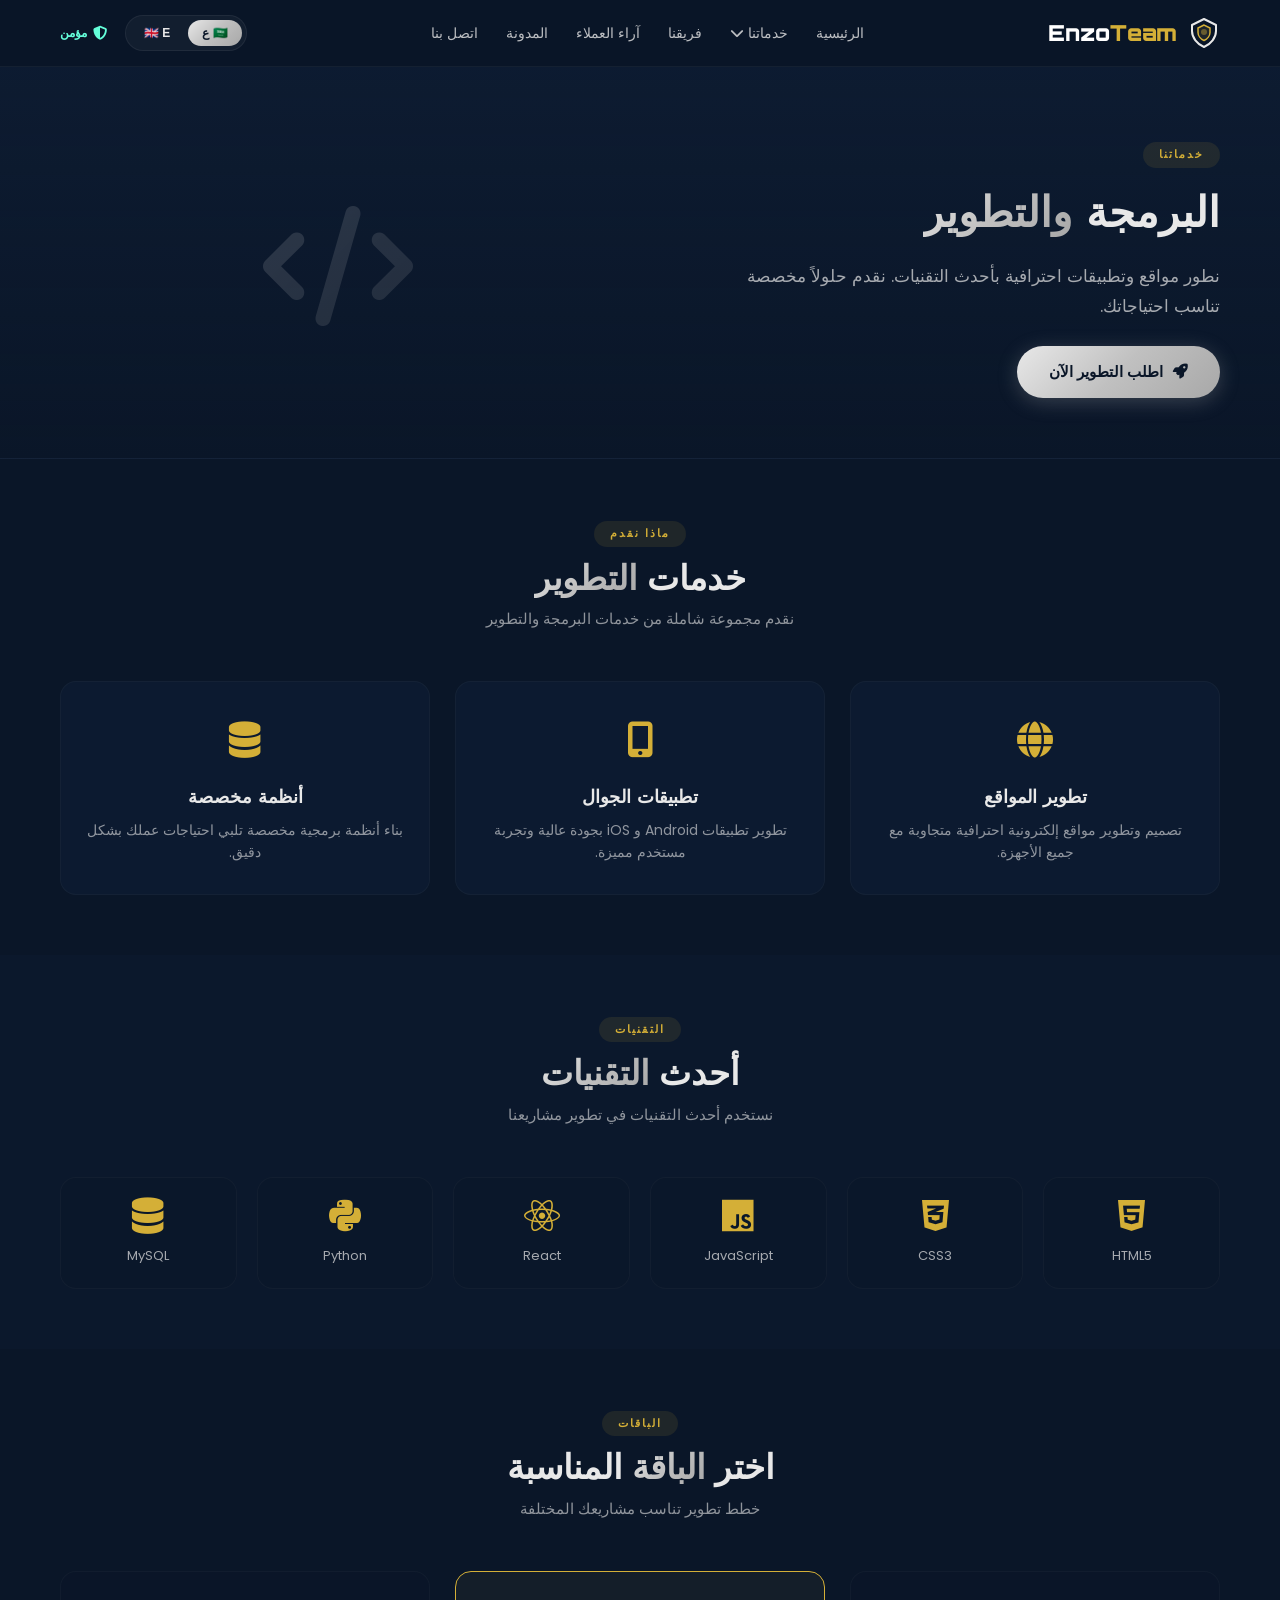
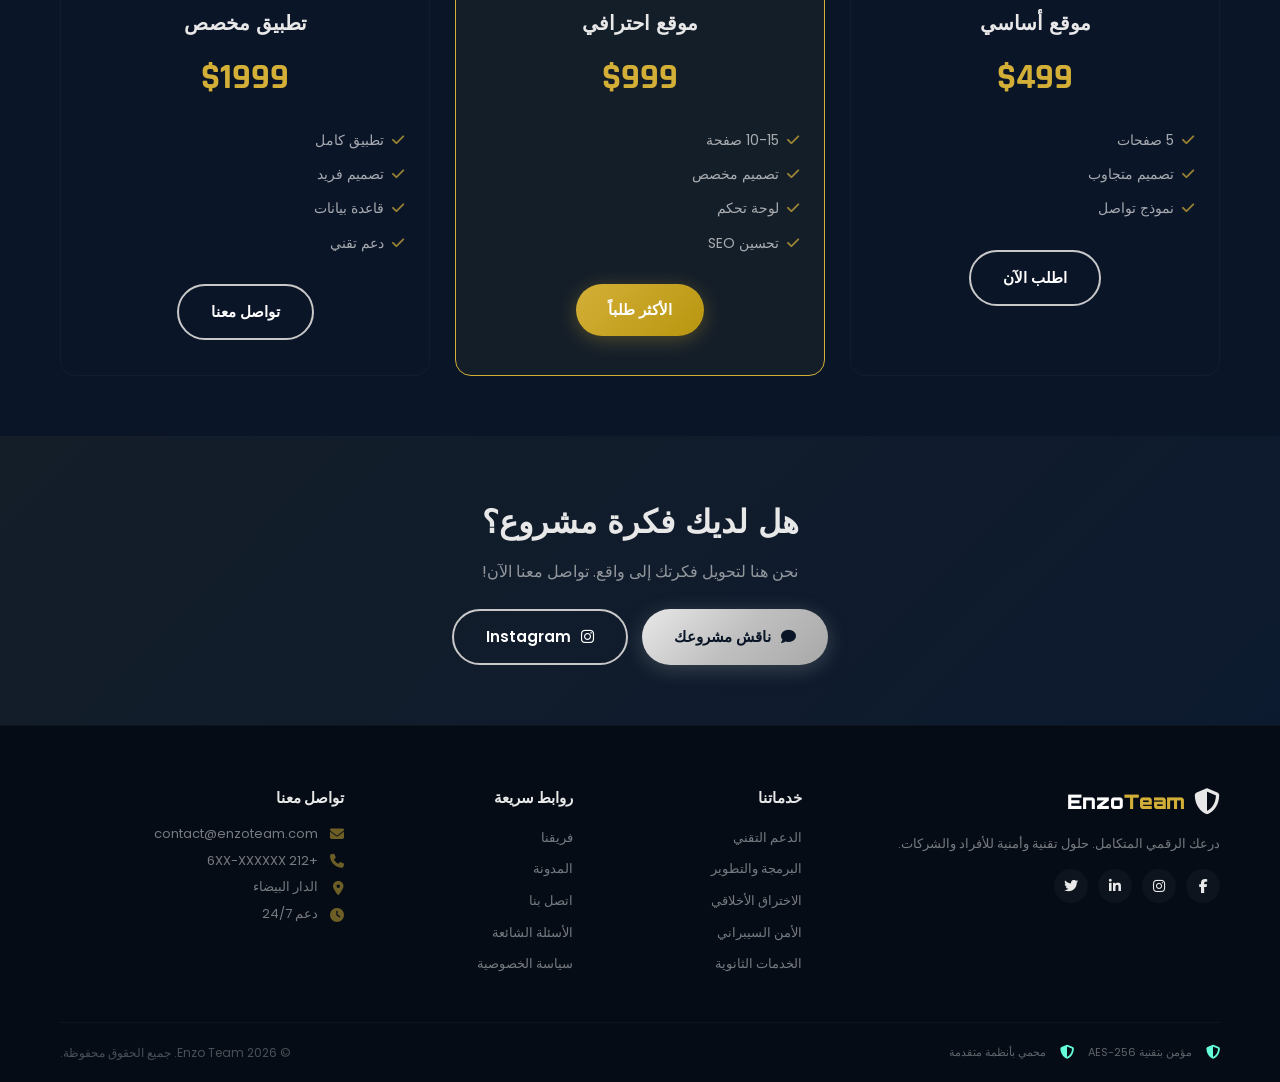
<file: programming.html>
<!DOCTYPE html>
<html lang="ar" dir="rtl">
<head>
    <meta charset="UTF-8">
    <meta name="viewport" content="width=device-width, initial-scale=1.0">
    <title>البرمجة والتطوير - Enzo Team</title>
    
    <!-- Google Fonts -->
    <link rel="preconnect" href="https://fonts.googleapis.com">
    <link rel="preconnect" href="https://fonts.gstatic.com" crossorigin>
    <link href="https://fonts.googleapis.com/css2?family=Orbitron:wght@400;700;900&family=Poppins:wght@300;400;600;700&family=Rajdhani:wght@500;600;700&display=swap" rel="stylesheet">
    
    <!-- Font Awesome -->
    <link rel="stylesheet" href="https://cdnjs.cloudflare.com/ajax/libs/font-awesome/6.5.0/css/all.min.css">
    
    <style>
        /* ===== نفس الـ style من support.html ===== */
        * {
            margin: 0;
            padding: 0;
            box-sizing: border-box;
        }

        :root {
            --primary-dark: #0A1628;
            --primary-mid: #152A4A;
            --primary-light: #1E3D6B;
            --silver: #C8C8C8;
            --silver-light: #E8E8E8;
            --silver-gradient: linear-gradient(135deg, #E8E8E8 0%, #C0C0C0 50%, #A8A8A8 100%);
            --gold: #D4AF37;
            --gold-dark: #B8960F;
            --gold-light: #F0D060;
            --white: #FFFFFF;
            --cyan-light: #64FFDA;
            --text-dark: #0A1628;
            --text-light: #E8E8E8;
            --shadow: 0 10px 40px rgba(0, 0, 0, 0.4);
            --shadow-hover: 0 20px 60px rgba(0, 0, 0, 0.6);
            --border-radius: 16px;
            --transition: all 0.3s cubic-bezier(0.4, 0, 0.2, 1);
            --font-title: 'Orbitron', sans-serif;
            --font-body: 'Poppins', sans-serif;
            --font-numbers: 'Rajdhani', sans-serif;
        }

        html { scroll-behavior: smooth; }
        body {
            font-family: var(--font-body);
            background: var(--primary-dark);
            color: var(--text-light);
            line-height: 1.6;
            overflow-x: hidden;
            direction: rtl;
        }
        a { text-decoration: none; color: inherit; transition: var(--transition); }
        ul { list-style: none; }
        .container { max-width: 1200px; margin: 0 auto; padding: 0 20px; }

        ::-webkit-scrollbar { width: 8px; }
        ::-webkit-scrollbar-track { background: var(--primary-dark); }
        ::-webkit-scrollbar-thumb { background: var(--silver-gradient); border-radius: 10px; }
        ::-webkit-scrollbar-thumb:hover { background: var(--gold); }
        ::selection { background: var(--gold); color: var(--primary-dark); }

        /* ===== BUTTONS ===== */
        .btn {
            display: inline-flex;
            align-items: center;
            gap: 10px;
            padding: 14px 32px;
            border-radius: 50px;
            font-family: var(--font-body);
            font-weight: 600;
            font-size: 15px;
            cursor: pointer;
            transition: var(--transition);
            border: none;
            text-decoration: none;
        }
        .btn-primary {
            background: var(--silver-gradient);
            color: var(--primary-dark);
            box-shadow: 0 4px 20px rgba(192, 192, 192, 0.25);
        }
        .btn-primary:hover { transform: translateY(-3px); box-shadow: 0 8px 35px rgba(192, 192, 192, 0.4); }
        .btn-secondary {
            background: transparent;
            color: var(--white);
            border: 2px solid var(--silver);
        }
        .btn-secondary:hover { background: var(--silver); color: var(--primary-dark); transform: translateY(-3px); }
        .btn-gold {
            background: linear-gradient(135deg, var(--gold), var(--gold-dark));
            color: var(--white);
            box-shadow: 0 4px 20px rgba(212, 175, 55, 0.3);
        }
        .btn-gold:hover { transform: translateY(-3px); box-shadow: 0 8px 35px rgba(212, 175, 55, 0.4); }

        /* ===== HEADER ===== */
        .header {
            position: fixed;
            top: 0;
            left: 0;
            right: 0;
            z-index: 1000;
            padding: 15px 0;
            background: rgba(10, 22, 40, 0.95);
            backdrop-filter: blur(15px);
            border-bottom: 1px solid rgba(192, 192, 192, 0.06);
            transition: var(--transition);
        }
        .header.scrolled { padding: 10px 0; box-shadow: 0 4px 30px rgba(0, 0, 0, 0.5); }
        .header-inner { display: flex; justify-content: space-between; align-items: center; }

        .logo a {
            display: flex;
            align-items: center;
            gap: 10px;
            font-family: var(--font-title);
            font-size: 22px;
            font-weight: 900;
            color: var(--white);
        }
        .logo-icon { font-size: 26px; display: flex; align-items: center; }
        .logo-icon svg { width: 32px; height: 32px; }
        .logo-text { color: var(--white); }
        .logo-highlight { color: var(--gold); }

        .nav-list {
            display: flex;
            align-items: center;
            gap: 28px;
        }
        .nav-list > li > a {
            color: var(--text-light);
            font-size: 14px;
            font-weight: 500;
            padding: 8px 0;
            position: relative;
            opacity: 0.8;
            transition: var(--transition);
        }
        .nav-list > li > a::after {
            content: '';
            position: absolute;
            bottom: 0;
            left: 0;
            width: 0;
            height: 2px;
            background: var(--gold);
            transition: var(--transition);
        }
        .nav-list > li > a:hover::after,
        .nav-list > li > a.active::after { width: 100%; }
        .nav-list > li > a:hover,
        .nav-list > li > a.active { opacity: 1; color: var(--gold); }

        .dropdown { position: relative; }
        .dropdown-menu {
            position: absolute;
            top: 100%;
            right: 0;
            background: var(--primary-mid);
            padding: 10px 0;
            border-radius: 12px;
            min-width: 220px;
            opacity: 0;
            visibility: hidden;
            transform: translateY(10px);
            transition: var(--transition);
            box-shadow: var(--shadow);
            border: 1px solid rgba(192, 192, 192, 0.06);
        }
        .dropdown:hover .dropdown-menu {
            opacity: 1;
            visibility: visible;
            transform: translateY(0);
        }
        .dropdown-menu li a {
            display: block;
            padding: 10px 24px;
            color: var(--text-light);
            font-size: 14px;
            transition: var(--transition);
        }
        .dropdown-menu li a:hover {
            background: rgba(212, 175, 55, 0.08);
            color: var(--gold);
        }

        .header-right {
            display: flex;
            align-items: center;
            gap: 18px;
        }
        .language-switcher {
            display: flex;
            gap: 4px;
            background: rgba(255,255,255,0.04);
            padding: 4px;
            border-radius: 50px;
            border: 1px solid rgba(255,255,255,0.06);
        }
        .lang-btn {
            background: transparent;
            border: none;
            padding: 6px 14px;
            border-radius: 50px;
            color: var(--text-light);
            font-size: 12px;
            font-weight: 600;
            cursor: pointer;
            transition: var(--transition);
        }
        .lang-btn.active {
            background: var(--silver-gradient);
            color: var(--primary-dark);
        }
        .lang-btn:hover:not(.active) { background: rgba(255,255,255,0.06); }

        .security-badge {
            display: flex;
            align-items: center;
            gap: 6px;
            color: var(--cyan-light);
            font-size: 12px;
            font-weight: 600;
        }
        .security-badge i { font-size: 14px; }

        .menu-toggle {
            display: none;
            flex-direction: column;
            gap: 5px;
            background: transparent;
            border: none;
            cursor: pointer;
            padding: 5px;
        }
        .menu-toggle span {
            display: block;
            width: 28px;
            height: 2px;
            background: var(--white);
            border-radius: 3px;
            transition: var(--transition);
        }
        .menu-toggle.active span:nth-child(1) { transform: rotate(45deg) translate(5px, 5px); }
        .menu-toggle.active span:nth-child(2) { opacity: 0; }
        .menu-toggle.active span:nth-child(3) { transform: rotate(-45deg) translate(5px, -5px); }

        /* ===== PAGE HERO ===== */
        .page-hero {
            padding: 140px 0 60px;
            background: linear-gradient(180deg, rgba(21, 42, 74, 0.3) 0%, transparent 100%);
            border-bottom: 1px solid rgba(192, 192, 192, 0.04);
        }
        .page-hero-inner {
            display: grid;
            grid-template-columns: 1fr 1fr;
            gap: 50px;
            align-items: center;
        }
        .page-hero-content h1 {
            font-family: var(--font-title);
            font-size: 42px;
            font-weight: 900;
            margin-bottom: 16px;
        }
        .page-hero-content h1 .highlight {
            background: var(--silver-gradient);
            -webkit-background-clip: text;
            -webkit-text-fill-color: transparent;
            background-clip: text;
        }
        .page-hero-content p {
            font-size: 17px;
            opacity: 0.7;
            line-height: 1.8;
            margin-bottom: 24px;
            max-width: 500px;
        }
        .page-hero-icon {
            font-size: 120px;
            color: var(--gold);
            opacity: 0.15;
            text-align: center;
        }
        .page-hero-icon i {
            background: var(--silver-gradient);
            -webkit-background-clip: text;
            -webkit-text-fill-color: transparent;
            background-clip: text;
        }

        /* ===== SERVICE DETAILS ===== */
        .service-details { padding: 60px 0; }
        .service-details-grid {
            display: grid;
            grid-template-columns: repeat(3, 1fr);
            gap: 25px;
        }
        .detail-card {
            background: rgba(21, 42, 74, 0.25);
            padding: 30px 24px;
            border-radius: var(--border-radius);
            border: 1px solid rgba(192, 192, 192, 0.04);
            transition: var(--transition);
            text-align: center;
        }
        .detail-card:hover {
            border-color: rgba(212, 175, 55, 0.15);
            transform: translateY(-5px);
        }
        .detail-card .icon {
            font-size: 36px;
            color: var(--gold);
            margin-bottom: 12px;
        }
        .detail-card h3 {
            font-family: var(--font-title);
            font-size: 18px;
            margin-bottom: 8px;
        }
        .detail-card p {
            font-size: 14px;
            opacity: 0.6;
            line-height: 1.6;
        }

        /* ===== TECH STACK ===== */
        .tech-stack { padding: 60px 0; background: rgba(21, 42, 74, 0.12); }
        .tech-grid {
            display: grid;
            grid-template-columns: repeat(6, 1fr);
            gap: 20px;
        }
        .tech-item {
            background: rgba(10, 22, 40, 0.5);
            padding: 20px 15px;
            border-radius: var(--border-radius);
            text-align: center;
            border: 1px solid rgba(192, 192, 192, 0.04);
            transition: var(--transition);
        }
        .tech-item:hover {
            border-color: rgba(212, 175, 55, 0.15);
            transform: translateY(-5px);
        }
        .tech-item i {
            font-size: 36px;
            color: var(--gold);
            display: block;
            margin-bottom: 8px;
        }
        .tech-item span {
            font-size: 13px;
            opacity: 0.7;
        }

        /* ===== PRICING ===== */
        .pricing { padding: 60px 0; }
        .pricing-grid {
            display: grid;
            grid-template-columns: repeat(3, 1fr);
            gap: 25px;
        }
        .pricing-card {
            background: rgba(10, 22, 40, 0.6);
            padding: 35px 25px;
            border-radius: var(--border-radius);
            border: 1px solid rgba(192, 192, 192, 0.04);
            text-align: center;
            transition: var(--transition);
        }
        .pricing-card:hover {
            border-color: rgba(212, 175, 55, 0.15);
            transform: translateY(-5px);
        }
        .pricing-card.featured {
            border-color: var(--gold);
            background: rgba(212, 175, 55, 0.05);
        }
        .pricing-card .plan-name {
            font-family: var(--font-title);
            font-size: 20px;
            font-weight: 700;
            margin-bottom: 4px;
        }
        .pricing-card .plan-price {
            font-family: var(--font-numbers);
            font-size: 36px;
            font-weight: 700;
            color: var(--gold);
            margin: 10px 0;
        }
        .pricing-card .plan-price span {
            font-size: 16px;
            opacity: 0.5;
        }
        .pricing-card ul {
            text-align: right;
            margin: 16px 0 24px;
        }
        .pricing-card ul li {
            padding: 6px 0;
            font-size: 14px;
            opacity: 0.7;
            display: flex;
            align-items: center;
            gap: 8px;
        }
        .pricing-card ul li i {
            color: var(--gold);
        }

        /* ===== SECTION HEADER ===== */
        .section-header {
            text-align: center;
            margin-bottom: 50px;
        }
        .section-tag {
            display: inline-block;
            padding: 4px 16px;
            background: rgba(212, 175, 55, 0.1);
            border-radius: 50px;
            font-size: 11px;
            font-weight: 600;
            color: var(--gold);
            text-transform: uppercase;
            letter-spacing: 2px;
            margin-bottom: 10px;
        }
        .section-title {
            font-family: var(--font-title);
            font-size: 34px;
            font-weight: 700;
            line-height: 1.2;
        }
        .section-title .highlight {
            background: var(--silver-gradient);
            -webkit-background-clip: text;
            -webkit-text-fill-color: transparent;
            background-clip: text;
        }
        .section-desc {
            font-size: 15px;
            opacity: 0.6;
            max-width: 600px;
            margin: 10px auto 0;
        }

        /* ===== CTA ===== */
        .cta-section {
            padding: 60px 0;
            background: linear-gradient(135deg, rgba(212, 175, 55, 0.05), rgba(21, 42, 74, 0.2));
            text-align: center;
        }
        .cta-section h2 {
            font-family: var(--font-title);
            font-size: 32px;
            margin-bottom: 12px;
        }
        .cta-section p {
            opacity: 0.6;
            margin-bottom: 24px;
        }
        .cta-section .btn-group {
            display: flex;
            gap: 14px;
            justify-content: center;
            flex-wrap: wrap;
        }

        /* ===== FOOTER ===== */
        .footer {
            padding: 60px 0 20px;
            background: rgba(5, 12, 22, 0.95);
            border-top: 1px solid rgba(192, 192, 192, 0.04);
        }
        .footer-grid {
            display: grid;
            grid-template-columns: 2fr 1fr 1fr 1.5fr;
            gap: 40px;
            margin-bottom: 40px;
        }
        .footer-logo {
            display: flex;
            align-items: center;
            gap: 8px;
            font-family: var(--font-title);
            font-size: 20px;
            font-weight: 900;
            margin-bottom: 14px;
        }
        .footer-about {
            font-size: 13px;
            opacity: 0.5;
            line-height: 1.8;
            margin-bottom: 14px;
        }
        .footer-social {
            display: flex;
            gap: 10px;
        }
        .footer-social a {
            width: 34px;
            height: 34px;
            border-radius: 50%;
            background: rgba(255,255,255,0.03);
            display: flex;
            align-items: center;
            justify-content: center;
            transition: var(--transition);
            font-size: 14px;
        }
        .footer-social a:hover {
            background: var(--gold);
            color: var(--primary-dark);
        }
        .footer-col h4 {
            font-size: 15px;
            font-weight: 700;
            margin-bottom: 14px;
            color: var(--silver-light);
        }
        .footer-col ul li { margin-bottom: 6px; }
        .footer-col ul li a {
            font-size: 13px;
            opacity: 0.5;
            transition: var(--transition);
        }
        .footer-col ul li a:hover { opacity: 1; color: var(--gold); }
        .footer-contact li {
            font-size: 13px;
            opacity: 0.5;
            display: flex;
            align-items: center;
            gap: 10px;
            margin-bottom: 8px;
        }
        .footer-contact li i {
            color: var(--gold);
            width: 16px;
            font-size: 14px;
        }
        .footer-bottom {
            border-top: 1px solid rgba(192, 192, 192, 0.04);
            padding-top: 20px;
            display: flex;
            justify-content: space-between;
            align-items: center;
            flex-wrap: wrap;
            gap: 14px;
        }
        .footer-security {
            display: flex;
            align-items: center;
            gap: 14px;
            flex-wrap: wrap;
        }
        .footer-security i {
            color: var(--cyan-light);
            font-size: 14px;
        }
        .footer-security span {
            font-size: 11px;
            opacity: 0.4;
        }
        .footer-copy {
            font-size: 12px;
            opacity: 0.3;
        }

        .back-to-top {
            position: fixed;
            bottom: 30px;
            right: 30px;
            width: 42px;
            height: 42px;
            border-radius: 50%;
            background: var(--silver-gradient);
            border: none;
            color: var(--primary-dark);
            font-size: 18px;
            cursor: pointer;
            transition: var(--transition);
            opacity: 0;
            visibility: hidden;
            transform: translateY(20px);
            z-index: 999;
        }
        .back-to-top.visible {
            opacity: 1;
            visibility: visible;
            transform: translateY(0);
        }
        .back-to-top:hover {
            transform: translateY(-4px);
            box-shadow: 0 8px 30px rgba(192, 192, 192, 0.25);
        }

        /* ===== RESPONSIVE ===== */
        @media (max-width: 992px) {
            .page-hero-inner {
                grid-template-columns: 1fr;
                text-align: center;
            }
            .page-hero-content p { margin: 0 auto 24px; }
            .page-hero-icon { font-size: 80px; }
            .service-details-grid,
            .pricing-grid { grid-template-columns: repeat(2, 1fr); }
            .tech-grid { grid-template-columns: repeat(3, 1fr); }
            .footer-grid { grid-template-columns: 1fr 1fr; }
            .nav {
                position: fixed;
                top: 70px;
                left: 0;
                right: 0;
                background: var(--primary-dark);
                padding: 30px;
                border-bottom: 1px solid rgba(192, 192, 192, 0.06);
                opacity: 0;
                visibility: hidden;
                transform: translateY(-20px);
                transition: var(--transition);
            }
            .nav.open {
                opacity: 1;
                visibility: visible;
                transform: translateY(0);
            }
            .nav-list {
                flex-direction: column;
                gap: 14px;
            }
            .dropdown-menu {
                position: static;
                opacity: 1;
                visibility: visible;
                transform: none;
                background: rgba(255,255,255,0.03);
                margin-top: 6px;
                box-shadow: none;
            }
            .menu-toggle { display: flex; }
            .language-switcher .lang-btn span { display: none; }
            .security-badge span { display: none; }
        }

        @media (max-width: 768px) {
            .page-hero-content h1 { font-size: 30px; }
            .service-details-grid,
            .pricing-grid { grid-template-columns: 1fr; }
            .tech-grid { grid-template-columns: repeat(2, 1fr); }
            .footer-grid { grid-template-columns: 1fr; }
            .footer-bottom { flex-direction: column; text-align: center; }
            .footer-security { justify-content: center; }
            .section-title { font-size: 26px; }
        }
    </style>
</head>
<body>
    <!-- ===== HEADER ===== -->
    <header class="header" id="header">
        <div class="container">
            <div class="header-inner">
                <div class="logo">
                    <a href="index.html">
                        <span class="logo-icon">
                            <svg viewBox="0 0 32 32" fill="none" xmlns="http://www.w3.org/2000/svg">
                                <path d="M16 2L4 8V14C4 20.5 9 27 16 30C23 27 28 20.5 28 14V8L16 2Z" stroke="url(#logoGrad)" stroke-width="2" stroke-linejoin="round"/>
                                <path d="M16 8L10 11V15.5C10 18.5 12.5 22 16 23.5C19.5 22 22 18.5 22 15.5V11L16 8Z" fill="rgba(212,175,55,0.1)" stroke="url(#logoGrad2)" stroke-width="1.5"/>
                                <circle cx="16" cy="15" r="3" fill="url(#logoGrad2)" opacity="0.4"/>
                                <defs>
                                    <linearGradient id="logoGrad" x1="2" y1="2" x2="30" y2="30">
                                        <stop offset="0%" stop-color="#E8E8E8"/>
                                        <stop offset="50%" stop-color="#C0C0C0"/>
                                        <stop offset="100%" stop-color="#A8A8A8"/>
                                    </linearGradient>
                                    <linearGradient id="logoGrad2" x1="10" y1="8" x2="22" y2="24">
                                        <stop offset="0%" stop-color="#D4AF37"/>
                                        <stop offset="100%" stop-color="#B8960F"/>
                                    </linearGradient>
                                </defs>
                            </svg>
                        </span>
                        <span class="logo-text">Enzo<span class="logo-highlight">Team</span></span>
                    </a>
                </div>
                
                <nav class="nav" id="nav">
                    <ul class="nav-list">
                        <li><a href="index.html">الرئيسية</a></li>
                        <li class="dropdown">
                            <a href="#">خدماتنا <i class="fas fa-chevron-down"></i></a>
                            <ul class="dropdown-menu">
                                <li><a href="support.html">الدعم التقني</a></li>
                                <li><a href="programming.html" class="active">البرمجة والتطوير</a></li>
                                <li><a href="hacking.html">الاختراق الأخلاقي</a></li>
                                <li><a href="cybersecurity.html">الأمن السيبراني</a></li>
                                <li><a href="secondary.html">الخدمات الثانوية</a></li>
                            </ul>
                        </li>
                        <li><a href="team.html">فريقنا</a></li>
                        <li><a href="index.html#testimonials">آراء العملاء</a></li>
                        <li><a href="blog.html">المدونة</a></li>
                        <li><a href="contact.html">اتصل بنا</a></li>
                    </ul>
                </nav>
                
                <div class="header-right">
                    <div class="language-switcher">
                        <button class="lang-btn active" data-lang="ar" onclick="switchLanguage('ar')">🇸🇦 ع</button>
                        <button class="lang-btn" data-lang="en" onclick="switchLanguage('en')">🇬🇧 E</button>
                    </div>
                    <div class="security-badge">
                        <i class="fas fa-shield-halved"></i>
                        <span>مؤمن</span>
                    </div>
                    <button class="menu-toggle" id="menuToggle">
                        <span></span>
                        <span></span>
                        <span></span>
                    </button>
                </div>
            </div>
        </div>
    </header>

    <!-- ===== PAGE HERO ===== -->
    <section class="page-hero">
        <div class="container">
            <div class="page-hero-inner">
                <div class="page-hero-content">
                    <span class="section-tag">خدماتنا</span>
                    <h1 id="pageTitle">البرمجة <span class="highlight">والتطوير</span></h1>
                    <p id="pageDesc">نطور مواقع وتطبيقات احترافية بأحدث التقنيات. نقدم حلولاً مخصصة تناسب احتياجاتك.</p>
                    <a href="#pricing" class="btn btn-primary"><i class="fas fa-rocket"></i> <span id="ctaBtn">اطلب التطوير الآن</span></a>
                </div>
                <div class="page-hero-icon">
                    <i class="fas fa-code"></i>
                </div>
            </div>
        </div>
    </section>

    <!-- ===== SERVICE DETAILS ===== -->
    <section class="service-details">
        <div class="container">
            <div class="section-header">
                <span class="section-tag">ماذا نقدم</span>
                <h2 class="section-title">خدمات <span class="highlight">التطوير</span></h2>
                <p class="section-desc">نقدم مجموعة شاملة من خدمات البرمجة والتطوير</p>
            </div>
            
            <div class="service-details-grid">
                <div class="detail-card">
                    <div class="icon"><i class="fas fa-globe"></i></div>
                    <h3 id="d1Title">تطوير المواقع</h3>
                    <p id="d1Desc">تصميم وتطوير مواقع إلكترونية احترافية متجاوبة مع جميع الأجهزة.</p>
                </div>
                <div class="detail-card">
                    <div class="icon"><i class="fas fa-mobile-alt"></i></div>
                    <h3 id="d2Title">تطبيقات الجوال</h3>
                    <p id="d2Desc">تطوير تطبيقات Android و iOS بجودة عالية وتجربة مستخدم مميزة.</p>
                </div>
                <div class="detail-card">
                    <div class="icon"><i class="fas fa-database"></i></div>
                    <h3 id="d3Title">أنظمة مخصصة</h3>
                    <p id="d3Desc">بناء أنظمة برمجية مخصصة تلبي احتياجات عملك بشكل دقيق.</p>
                </div>
            </div>
        </div>
    </section>

    <!-- ===== TECH STACK ===== -->
    <section class="tech-stack">
        <div class="container">
            <div class="section-header">
                <span class="section-tag">التقنيات</span>
                <h2 class="section-title">أحدث <span class="highlight">التقنيات</span></h2>
                <p class="section-desc">نستخدم أحدث التقنيات في تطوير مشاريعنا</p>
            </div>
            
            <div class="tech-grid">
                <div class="tech-item">
                    <i class="fab fa-html5"></i>
                    <span>HTML5</span>
                </div>
                <div class="tech-item">
                    <i class="fab fa-css3-alt"></i>
                    <span>CSS3</span>
                </div>
                <div class="tech-item">
                    <i class="fab fa-js"></i>
                    <span>JavaScript</span>
                </div>
                <div class="tech-item">
                    <i class="fab fa-react"></i>
                    <span>React</span>
                </div>
                <div class="tech-item">
                    <i class="fab fa-python"></i>
                    <span>Python</span>
                </div>
                <div class="tech-item">
                    <i class="fas fa-database"></i>
                    <span>MySQL</span>
                </div>
            </div>
        </div>
    </section>

    <!-- ===== PRICING ===== -->
    <section class="pricing" id="pricing">
        <div class="container">
            <div class="section-header">
                <span class="section-tag">الباقات</span>
                <h2 class="section-title">اختر <span class="highlight">الباقة</span> المناسبة</h2>
                <p class="section-desc">خطط تطوير تناسب مشاريعك المختلفة</p>
            </div>
            
            <div class="pricing-grid">
                <div class="pricing-card">
                    <div class="plan-name" id="p1Name">موقع أساسي</div>
                    <div class="plan-price">$499</div>
                    <ul>
                        <li><i class="fas fa-check"></i> <span id="p1f1">5 صفحات</span></li>
                        <li><i class="fas fa-check"></i> <span id="p1f2">تصميم متجاوب</span></li>
                        <li><i class="fas fa-check"></i> <span id="p1f3">نموذج تواصل</span></li>
                    </ul>
                    <a href="contact.html" class="btn btn-secondary">اطلب الآن</a>
                </div>
                
                <div class="pricing-card featured">
                    <div class="plan-name" id="p2Name">موقع احترافي</div>
                    <div class="plan-price">$999</div>
                    <ul>
                        <li><i class="fas fa-check"></i> <span id="p2f1">10-15 صفحة</span></li>
                        <li><i class="fas fa-check"></i> <span id="p2f2">تصميم مخصص</span></li>
                        <li><i class="fas fa-check"></i> <span id="p2f3">لوحة تحكم</span></li>
                        <li><i class="fas fa-check"></i> <span id="p2f4">تحسين SEO</span></li>
                    </ul>
                    <a href="contact.html" class="btn btn-gold">الأكثر طلباً</a>
                </div>
                
                <div class="pricing-card">
                    <div class="plan-name" id="p3Name">تطبيق مخصص</div>
                    <div class="plan-price">$1999</div>
                    <ul>
                        <li><i class="fas fa-check"></i> <span id="p3f1">تطبيق كامل</span></li>
                        <li><i class="fas fa-check"></i> <span id="p3f2">تصميم فريد</span></li>
                        <li><i class="fas fa-check"></i> <span id="p3f3">قاعدة بيانات</span></li>
                        <li><i class="fas fa-check"></i> <span id="p3f4">دعم تقني</span></li>
                    </ul>
                    <a href="contact.html" class="btn btn-secondary">تواصل معنا</a>
                </div>
            </div>
        </div>
    </section>

    <!-- ===== CTA ===== -->
    <section class="cta-section">
        <div class="container">
            <h2 id="ctaTitle">هل لديك فكرة مشروع؟</h2>
            <p id="ctaDesc">نحن هنا لتحويل فكرتك إلى واقع. تواصل معنا الآن!</p>
            <div class="btn-group">
                <a href="contact.html" class="btn btn-primary"><i class="fas fa-comment"></i> <span id="ctaBtn2">ناقش مشروعك</span></a>
                <a href="https://instagram.com/enzoteam" target="_blank" class="btn btn-secondary"><i class="fab fa-instagram"></i> Instagram</a>
            </div>
        </div>
    </section>

    <!-- ===== FOOTER ===== -->
    <footer class="footer">
        <div class="container">
            <div class="footer-grid">
                <div class="footer-col">
                    <div class="footer-logo">
                        <span class="logo-icon"><i class="fas fa-shield-alt"></i></span>
                        <span class="logo-text">Enzo<span class="logo-highlight">Team</span></span>
                    </div>
                    <p class="footer-about">درعك الرقمي المتكامل. حلول تقنية وأمنية للأفراد والشركات.</p>
                    <div class="footer-social">
                        <a href="#"><i class="fab fa-facebook-f"></i></a>
                        <a href="https://instagram.com/enzoteam" target="_blank"><i class="fab fa-instagram"></i></a>
                        <a href="#"><i class="fab fa-linkedin-in"></i></a>
                        <a href="#"><i class="fab fa-twitter"></i></a>
                    </div>
                </div>
                
                <div class="footer-col">
                    <h4>خدماتنا</h4>
                    <ul>
                        <li><a href="support.html">الدعم التقني</a></li>
                        <li><a href="programming.html">البرمجة والتطوير</a></li>
                        <li><a href="hacking.html">الاختراق الأخلاقي</a></li>
                        <li><a href="cybersecurity.html">الأمن السيبراني</a></li>
                        <li><a href="secondary.html">الخدمات الثانوية</a></li>
                    </ul>
                </div>
                
                <div class="footer-col">
                    <h4>روابط سريعة</h4>
                    <ul>
                        <li><a href="team.html">فريقنا</a></li>
                        <li><a href="blog.html">المدونة</a></li>
                        <li><a href="contact.html">اتصل بنا</a></li>
                        <li><a href="#">الأسئلة الشائعة</a></li>
                        <li><a href="#">سياسة الخصوصية</a></li>
                    </ul>
                </div>
                
                <div class="footer-col">
                    <h4>تواصل معنا</h4>
                    <ul class="footer-contact">
                        <li><i class="fas fa-envelope"></i> contact@enzoteam.com</li>
                        <li><i class="fas fa-phone"></i> +212 6XX-XXXXXX</li>
                        <li><i class="fas fa-map-marker-alt"></i> الدار البيضاء</li>
                        <li><i class="fas fa-clock"></i> دعم 24/7</li>
                    </ul>
                </div>
            </div>
            
            <div class="footer-bottom">
                <div class="footer-security">
                    <i class="fas fa-shield-halved"></i>
                    <span>مؤمن بتقنية AES-256</span>
                    <i class="fas fa-shield-halved"></i>
                    <span>محمي بأنظمة متقدمة</span>
                </div>
                <p class="footer-copy">&copy; 2026 Enzo Team. جميع الحقوق محفوظة.</p>
            </div>
        </div>
    </footer>

    <!-- ===== BACK TO TOP ===== -->
    <button class="back-to-top" id="backToTop">
        <i class="fas fa-chevron-up"></i>
    </button>

    <!-- ===== JAVASCRIPT ===== -->
    <script>
        document.addEventListener('DOMContentLoaded', function() {
            const menuToggle = document.getElementById('menuToggle');
            const nav = document.getElementById('nav');
            if (menuToggle && nav) {
                menuToggle.addEventListener('click', function() {
                    this.classList.toggle('active');
                    nav.classList.toggle('open');
                });
            }

            const header = document.getElementById('header');
            window.addEventListener('scroll', function() {
                if (window.pageYOffset > 50) {
                    header.classList.add('scrolled');
                } else {
                    header.classList.remove('scrolled');
                }
            });

            const backToTop = document.getElementById('backToTop');
            window.addEventListener('scroll', function() {
                if (window.pageYOffset > 300) {
                    backToTop.classList.add('visible');
                } else {
                    backToTop.classList.remove('visible');
                }
            });
            if (backToTop) {
                backToTop.addEventListener('click', function() {
                    window.scrollTo({ top: 0, behavior: 'smooth' });
                });
            }
        });

        function switchLanguage(lang) {
            document.querySelectorAll('.lang-btn').forEach(btn => {
                btn.classList.remove('active');
                if (btn.dataset.lang === lang) btn.classList.add('active');
            });

            const en = {
                pageTitle: 'Programming <span class="highlight">& Development</span>',
                pageDesc: 'We develop professional websites and apps using the latest technologies. Custom solutions tailored to your needs.',
                ctaBtn: 'Request Development Now',
                d1Title: 'Website Development',
                d1Desc: 'Design and develop professional, responsive websites for all devices.',
                d2Title: 'Mobile Apps',
                d2Desc: 'Develop high-quality Android and iOS apps with great user experience.',
                d3Title: 'Custom Systems',
                d3Desc: 'Build custom software systems that precisely meet your business needs.',
                p1Name: 'Basic Site',
                p1f1: '5 pages',
                p1f2: 'Responsive design',
                p1f3: 'Contact form',
                p2Name: 'Professional Site',
                p2f1: '10-15 pages',
                p2f2: 'Custom design',
                p2f3: 'Admin dashboard',
                p2f4: 'SEO optimization',
                p3Name: 'Custom App',
                p3f1: 'Full application',
                p3f2: 'Unique design',
                p3f3: 'Database included',
                p3f4: 'Technical support',
                ctaTitle: 'Have a Project Idea?',
                ctaDesc: 'We\'re here to turn your idea into reality. Contact us now!',
                ctaBtn2: 'Discuss Your Project'
            };

            const ar = {
                pageTitle: 'البرمجة <span class="highlight">والتطوير</span>',
                pageDesc: 'نطور مواقع وتطبيقات احترافية بأحدث التقنيات. نقدم حلولاً مخصصة تناسب احتياجاتك.',
                ctaBtn: 'اطلب التطوير الآن',
                d1Title: 'تطوير المواقع',
                d1Desc: 'تصميم وتطوير مواقع إلكترونية احترافية متجاوبة مع جميع الأجهزة.',
                d2Title: 'تطبيقات الجوال',
                d2Desc: 'تطوير تطبيقات Android و iOS بجودة عالية وتجربة مستخدم مميزة.',
                d3Title: 'أنظمة مخصصة',
                d3Desc: 'بناء أنظمة برمجية مخصصة تلبي احتياجات عملك بشكل دقيق.',
                p1Name: 'موقع أساسي',
                p1f1: '5 صفحات',
                p1f2: 'تصميم متجاوب',
                p1f3: 'نموذج تواصل',
                p2Name: 'موقع احترافي',
                p2f1: '10-15 صفحة',
                p2f2: 'تصميم مخصص',
                p2f3: 'لوحة تحكم',
                p2f4: 'تحسين SEO',
                p3Name: 'تطبيق مخصص',
                p3f1: 'تطبيق كامل',
                p3f2: 'تصميم فريد',
                p3f3: 'قاعدة بيانات',
                p3f4: 'دعم تقني',
                ctaTitle: 'هل لديك فكرة مشروع؟',
                ctaDesc: 'نحن هنا لتحويل فكرتك إلى واقع. تواصل معنا الآن!',
                ctaBtn2: 'ناقش مشروعك'
            };

            const t = lang === 'en' ? en : ar;

            document.getElementById('pageTitle').innerHTML = t.pageTitle;
            document.getElementById('pageDesc').textContent = t.pageDesc;
            document.getElementById('ctaBtn').textContent = t.ctaBtn;
            document.getElementById('d1Title').textContent = t.d1Title;
            document.getElementById('d1Desc').textContent = t.d1Desc;
            document.getElementById('d2Title').textContent = t.d2Title;
            document.getElementById('d2Desc').textContent = t.d2Desc;
            document.getElementById('d3Title').textContent = t.d3Title;
            document.getElementById('d3Desc').textContent = t.d3Desc;
            document.getElementById('p1Name').textContent = t.p1Name;
            document.getElementById('p1f1').textContent = t.p1f1;
            document.getElementById('p1f2').textContent = t.p1f2;
            document.getElementById('p1f3').textContent = t.p1f3;
            document.getElementById('p2Name').textContent = t.p2Name;
            document.getElementById('p2f1').textContent = t.p2f1;
            document.getElementById('p2f2').textContent = t.p2f2;
            document.getElementById('p2f3').textContent = t.p2f3;
            document.getElementById('p2f4').textContent = t.p2f4;
            document.getElementById('p3Name').textContent = t.p3Name;
            document.getElementById('p3f1').textContent = t.p3f1;
            document.getElementById('p3f2').textContent = t.p3f2;
            document.getElementById('p3f3').textContent = t.p3f3;
            document.getElementById('p3f4').textContent = t.p3f4;
            document.getElementById('ctaTitle').textContent = t.ctaTitle;
            document.getElementById('ctaDesc').textContent = t.ctaDesc;
            document.getElementById('ctaBtn2').textContent = t.ctaBtn2;
        }
    </script>
</body>
</html>
</file>
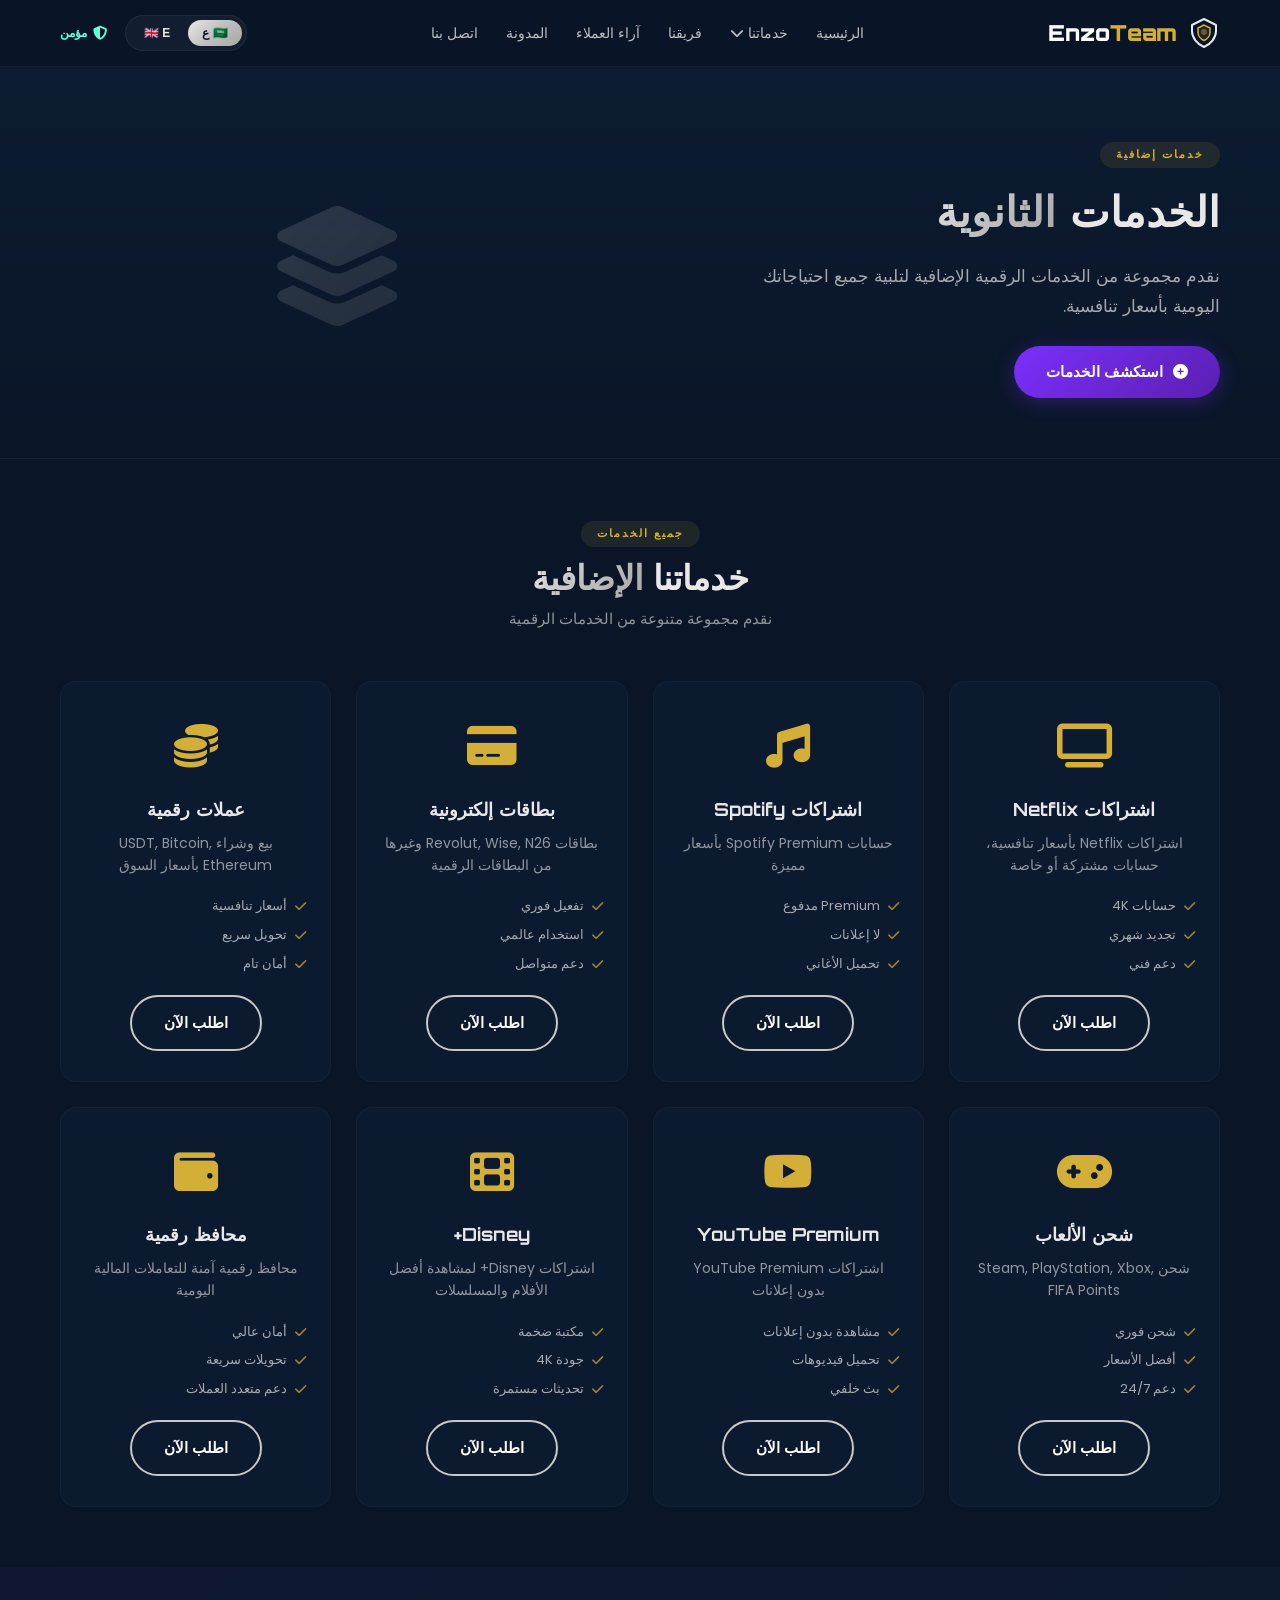
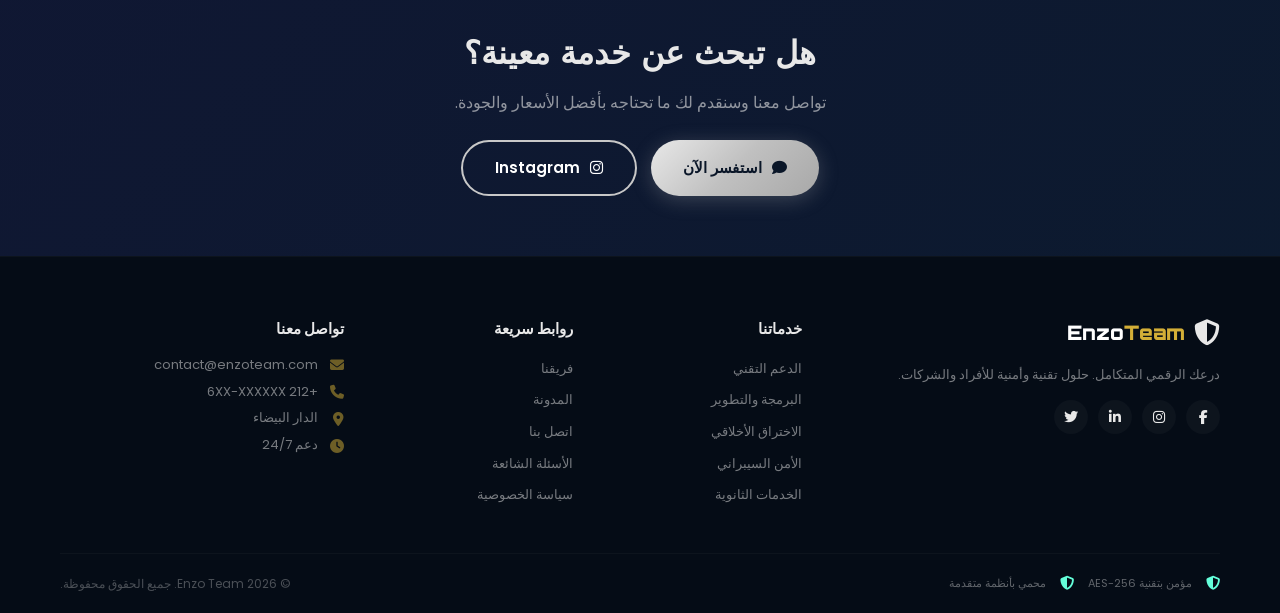
<file: secondary.html>
<!DOCTYPE html>
<html lang="ar" dir="rtl">
<head>
    <meta charset="UTF-8">
    <meta name="viewport" content="width=device-width, initial-scale=1.0">
    <title>الخدمات الثانوية - Enzo Team</title>
    
    <!-- Google Fonts -->
    <link rel="preconnect" href="https://fonts.googleapis.com">
    <link rel="preconnect" href="https://fonts.gstatic.com" crossorigin>
    <link href="https://fonts.googleapis.com/css2?family=Orbitron:wght@400;700;900&family=Poppins:wght@300;400;600;700&family=Rajdhani:wght@500;600;700&display=swap" rel="stylesheet">
    
    <!-- Font Awesome -->
    <link rel="stylesheet" href="https://cdnjs.cloudflare.com/ajax/libs/font-awesome/6.5.0/css/all.min.css">
    
    <style>
        /* ===== نفس الـ style من الصفحات السابقة ===== */
        * {
            margin: 0;
            padding: 0;
            box-sizing: border-box;
        }

        :root {
            --primary-dark: #0A1628;
            --primary-mid: #152A4A;
            --primary-light: #1E3D6B;
            --silver: #C8C8C8;
            --silver-light: #E8E8E8;
            --silver-gradient: linear-gradient(135deg, #E8E8E8 0%, #C0C0C0 50%, #A8A8A8 100%);
            --gold: #D4AF37;
            --gold-dark: #B8960F;
            --gold-light: #F0D060;
            --white: #FFFFFF;
            --cyan-light: #64FFDA;
            --text-dark: #0A1628;
            --text-light: #E8E8E8;
            --shadow: 0 10px 40px rgba(0, 0, 0, 0.4);
            --shadow-hover: 0 20px 60px rgba(0, 0, 0, 0.6);
            --border-radius: 16px;
            --transition: all 0.3s cubic-bezier(0.4, 0, 0.2, 1);
            --font-title: 'Orbitron', sans-serif;
            --font-body: 'Poppins', sans-serif;
            --font-numbers: 'Rajdhani', sans-serif;
        }

        html { scroll-behavior: smooth; }
        body {
            font-family: var(--font-body);
            background: var(--primary-dark);
            color: var(--text-light);
            line-height: 1.6;
            overflow-x: hidden;
            direction: rtl;
        }
        a { text-decoration: none; color: inherit; transition: var(--transition); }
        ul { list-style: none; }
        .container { max-width: 1200px; margin: 0 auto; padding: 0 20px; }

        ::-webkit-scrollbar { width: 8px; }
        ::-webkit-scrollbar-track { background: var(--primary-dark); }
        ::-webkit-scrollbar-thumb { background: var(--silver-gradient); border-radius: 10px; }
        ::-webkit-scrollbar-thumb:hover { background: var(--gold); }
        ::selection { background: var(--gold); color: var(--primary-dark); }

        /* ===== BUTTONS ===== */
        .btn {
            display: inline-flex;
            align-items: center;
            gap: 10px;
            padding: 14px 32px;
            border-radius: 50px;
            font-family: var(--font-body);
            font-weight: 600;
            font-size: 15px;
            cursor: pointer;
            transition: var(--transition);
            border: none;
            text-decoration: none;
        }
        .btn-primary {
            background: var(--silver-gradient);
            color: var(--primary-dark);
            box-shadow: 0 4px 20px rgba(192, 192, 192, 0.25);
        }
        .btn-primary:hover { transform: translateY(-3px); box-shadow: 0 8px 35px rgba(192, 192, 192, 0.4); }
        .btn-secondary {
            background: transparent;
            color: var(--white);
            border: 2px solid var(--silver);
        }
        .btn-secondary:hover { background: var(--silver); color: var(--primary-dark); transform: translateY(-3px); }
        .btn-gold {
            background: linear-gradient(135deg, var(--gold), var(--gold-dark));
            color: var(--white);
            box-shadow: 0 4px 20px rgba(212, 175, 55, 0.3);
        }
        .btn-gold:hover { transform: translateY(-3px); box-shadow: 0 8px 35px rgba(212, 175, 55, 0.4); }
        .btn-purple {
            background: linear-gradient(135deg, #7b2ffc, #5a1fb0);
            color: var(--white);
            box-shadow: 0 4px 20px rgba(123, 47, 252, 0.3);
        }
        .btn-purple:hover { transform: translateY(-3px); box-shadow: 0 8px 35px rgba(123, 47, 252, 0.4); }

        /* ===== HEADER ===== */
        .header {
            position: fixed;
            top: 0;
            left: 0;
            right: 0;
            z-index: 1000;
            padding: 15px 0;
            background: rgba(10, 22, 40, 0.95);
            backdrop-filter: blur(15px);
            border-bottom: 1px solid rgba(192, 192, 192, 0.06);
            transition: var(--transition);
        }
        .header.scrolled { padding: 10px 0; box-shadow: 0 4px 30px rgba(0, 0, 0, 0.5); }
        .header-inner { display: flex; justify-content: space-between; align-items: center; }

        .logo a {
            display: flex;
            align-items: center;
            gap: 10px;
            font-family: var(--font-title);
            font-size: 22px;
            font-weight: 900;
            color: var(--white);
        }
        .logo-icon { font-size: 26px; display: flex; align-items: center; }
        .logo-icon svg { width: 32px; height: 32px; }
        .logo-text { color: var(--white); }
        .logo-highlight { color: var(--gold); }

        .nav-list {
            display: flex;
            align-items: center;
            gap: 28px;
        }
        .nav-list > li > a {
            color: var(--text-light);
            font-size: 14px;
            font-weight: 500;
            padding: 8px 0;
            position: relative;
            opacity: 0.8;
            transition: var(--transition);
        }
        .nav-list > li > a::after {
            content: '';
            position: absolute;
            bottom: 0;
            left: 0;
            width: 0;
            height: 2px;
            background: var(--gold);
            transition: var(--transition);
        }
        .nav-list > li > a:hover::after,
        .nav-list > li > a.active::after { width: 100%; }
        .nav-list > li > a:hover,
        .nav-list > li > a.active { opacity: 1; color: var(--gold); }

        .dropdown { position: relative; }
        .dropdown-menu {
            position: absolute;
            top: 100%;
            right: 0;
            background: var(--primary-mid);
            padding: 10px 0;
            border-radius: 12px;
            min-width: 220px;
            opacity: 0;
            visibility: hidden;
            transform: translateY(10px);
            transition: var(--transition);
            box-shadow: var(--shadow);
            border: 1px solid rgba(192, 192, 192, 0.06);
        }
        .dropdown:hover .dropdown-menu {
            opacity: 1;
            visibility: visible;
            transform: translateY(0);
        }
        .dropdown-menu li a {
            display: block;
            padding: 10px 24px;
            color: var(--text-light);
            font-size: 14px;
            transition: var(--transition);
        }
        .dropdown-menu li a:hover {
            background: rgba(212, 175, 55, 0.08);
            color: var(--gold);
        }

        .header-right {
            display: flex;
            align-items: center;
            gap: 18px;
        }
        .language-switcher {
            display: flex;
            gap: 4px;
            background: rgba(255,255,255,0.04);
            padding: 4px;
            border-radius: 50px;
            border: 1px solid rgba(255,255,255,0.06);
        }
        .lang-btn {
            background: transparent;
            border: none;
            padding: 6px 14px;
            border-radius: 50px;
            color: var(--text-light);
            font-size: 12px;
            font-weight: 600;
            cursor: pointer;
            transition: var(--transition);
        }
        .lang-btn.active {
            background: var(--silver-gradient);
            color: var(--primary-dark);
        }
        .lang-btn:hover:not(.active) { background: rgba(255,255,255,0.06); }

        .security-badge {
            display: flex;
            align-items: center;
            gap: 6px;
            color: var(--cyan-light);
            font-size: 12px;
            font-weight: 600;
        }
        .security-badge i { font-size: 14px; }

        .menu-toggle {
            display: none;
            flex-direction: column;
            gap: 5px;
            background: transparent;
            border: none;
            cursor: pointer;
            padding: 5px;
        }
        .menu-toggle span {
            display: block;
            width: 28px;
            height: 2px;
            background: var(--white);
            border-radius: 3px;
            transition: var(--transition);
        }
        .menu-toggle.active span:nth-child(1) { transform: rotate(45deg) translate(5px, 5px); }
        .menu-toggle.active span:nth-child(2) { opacity: 0; }
        .menu-toggle.active span:nth-child(3) { transform: rotate(-45deg) translate(5px, -5px); }

        /* ===== PAGE HERO ===== */
        .page-hero {
            padding: 140px 0 60px;
            background: linear-gradient(180deg, rgba(21, 42, 74, 0.3) 0%, transparent 100%);
            border-bottom: 1px solid rgba(192, 192, 192, 0.04);
        }
        .page-hero-inner {
            display: grid;
            grid-template-columns: 1fr 1fr;
            gap: 50px;
            align-items: center;
        }
        .page-hero-content h1 {
            font-family: var(--font-title);
            font-size: 42px;
            font-weight: 900;
            margin-bottom: 16px;
        }
        .page-hero-content h1 .highlight {
            background: var(--silver-gradient);
            -webkit-background-clip: text;
            -webkit-text-fill-color: transparent;
            background-clip: text;
        }
        .page-hero-content p {
            font-size: 17px;
            opacity: 0.7;
            line-height: 1.8;
            margin-bottom: 24px;
            max-width: 500px;
        }
        .page-hero-icon {
            font-size: 120px;
            color: var(--gold);
            opacity: 0.15;
            text-align: center;
        }
        .page-hero-icon i {
            background: var(--silver-gradient);
            -webkit-background-clip: text;
            -webkit-text-fill-color: transparent;
            background-clip: text;
        }

        /* ===== SERVICES GRID ===== */
        .secondary-services-page { padding: 60px 0; }
        .services-grid-full {
            display: grid;
            grid-template-columns: repeat(4, 1fr);
            gap: 25px;
        }
        .service-card-full {
            background: rgba(21, 42, 74, 0.25);
            padding: 30px 24px;
            border-radius: var(--border-radius);
            border: 1px solid rgba(192, 192, 192, 0.04);
            transition: var(--transition);
            text-align: center;
        }
        .service-card-full:hover {
            border-color: rgba(212, 175, 55, 0.15);
            transform: translateY(-5px);
        }
        .service-card-full .icon {
            font-size: 44px;
            color: var(--gold);
            margin-bottom: 12px;
        }
        .service-card-full h3 {
            font-family: var(--font-title);
            font-size: 18px;
            margin-bottom: 8px;
        }
        .service-card-full p {
            font-size: 14px;
            opacity: 0.6;
            line-height: 1.6;
            margin-bottom: 16px;
        }
        .service-card-full ul {
            text-align: right;
            margin-bottom: 16px;
        }
        .service-card-full ul li {
            padding: 4px 0;
            font-size: 13px;
            opacity: 0.7;
            display: flex;
            align-items: center;
            gap: 8px;
        }
        .service-card-full ul li i {
            color: var(--gold);
        }

        /* ===== SECTION HEADER ===== */
        .section-header {
            text-align: center;
            margin-bottom: 50px;
        }
        .section-tag {
            display: inline-block;
            padding: 4px 16px;
            background: rgba(212, 175, 55, 0.1);
            border-radius: 50px;
            font-size: 11px;
            font-weight: 600;
            color: var(--gold);
            text-transform: uppercase;
            letter-spacing: 2px;
            margin-bottom: 10px;
        }
        .section-title {
            font-family: var(--font-title);
            font-size: 34px;
            font-weight: 700;
            line-height: 1.2;
        }
        .section-title .highlight {
            background: var(--silver-gradient);
            -webkit-background-clip: text;
            -webkit-text-fill-color: transparent;
            background-clip: text;
        }
        .section-desc {
            font-size: 15px;
            opacity: 0.6;
            max-width: 600px;
            margin: 10px auto 0;
        }

        /* ===== CTA ===== */
        .cta-section {
            padding: 60px 0;
            background: linear-gradient(135deg, rgba(123, 47, 252, 0.05), rgba(21, 42, 74, 0.2));
            text-align: center;
        }
        .cta-section h2 {
            font-family: var(--font-title);
            font-size: 32px;
            margin-bottom: 12px;
        }
        .cta-section p {
            opacity: 0.6;
            margin-bottom: 24px;
        }
        .cta-section .btn-group {
            display: flex;
            gap: 14px;
            justify-content: center;
            flex-wrap: wrap;
        }

        /* ===== FOOTER ===== */
        .footer {
            padding: 60px 0 20px;
            background: rgba(5, 12, 22, 0.95);
            border-top: 1px solid rgba(192, 192, 192, 0.04);
        }
        .footer-grid {
            display: grid;
            grid-template-columns: 2fr 1fr 1fr 1.5fr;
            gap: 40px;
            margin-bottom: 40px;
        }
        .footer-logo {
            display: flex;
            align-items: center;
            gap: 8px;
            font-family: var(--font-title);
            font-size: 20px;
            font-weight: 900;
            margin-bottom: 14px;
        }
        .footer-about {
            font-size: 13px;
            opacity: 0.5;
            line-height: 1.8;
            margin-bottom: 14px;
        }
        .footer-social {
            display: flex;
            gap: 10px;
        }
        .footer-social a {
            width: 34px;
            height: 34px;
            border-radius: 50%;
            background: rgba(255,255,255,0.03);
            display: flex;
            align-items: center;
            justify-content: center;
            transition: var(--transition);
            font-size: 14px;
        }
        .footer-social a:hover {
            background: var(--gold);
            color: var(--primary-dark);
        }
        .footer-col h4 {
            font-size: 15px;
            font-weight: 700;
            margin-bottom: 14px;
            color: var(--silver-light);
        }
        .footer-col ul li { margin-bottom: 6px; }
        .footer-col ul li a {
            font-size: 13px;
            opacity: 0.5;
            transition: var(--transition);
        }
        .footer-col ul li a:hover { opacity: 1; color: var(--gold); }
        .footer-contact li {
            font-size: 13px;
            opacity: 0.5;
            display: flex;
            align-items: center;
            gap: 10px;
            margin-bottom: 8px;
        }
        .footer-contact li i {
            color: var(--gold);
            width: 16px;
            font-size: 14px;
        }
        .footer-bottom {
            border-top: 1px solid rgba(192, 192, 192, 0.04);
            padding-top: 20px;
            display: flex;
            justify-content: space-between;
            align-items: center;
            flex-wrap: wrap;
            gap: 14px;
        }
        .footer-security {
            display: flex;
            align-items: center;
            gap: 14px;
            flex-wrap: wrap;
        }
        .footer-security i {
            color: var(--cyan-light);
            font-size: 14px;
        }
        .footer-security span {
            font-size: 11px;
            opacity: 0.4;
        }
        .footer-copy {
            font-size: 12px;
            opacity: 0.3;
        }

        .back-to-top {
            position: fixed;
            bottom: 30px;
            right: 30px;
            width: 42px;
            height: 42px;
            border-radius: 50%;
            background: var(--silver-gradient);
            border: none;
            color: var(--primary-dark);
            font-size: 18px;
            cursor: pointer;
            transition: var(--transition);
            opacity: 0;
            visibility: hidden;
            transform: translateY(20px);
            z-index: 999;
        }
        .back-to-top.visible {
            opacity: 1;
            visibility: visible;
            transform: translateY(0);
        }
        .back-to-top:hover {
            transform: translateY(-4px);
            box-shadow: 0 8px 30px rgba(192, 192, 192, 0.25);
        }

        /* ===== RESPONSIVE ===== */
        @media (max-width: 992px) {
            .page-hero-inner {
                grid-template-columns: 1fr;
                text-align: center;
            }
            .page-hero-content p { margin: 0 auto 24px; }
            .page-hero-icon { font-size: 80px; }
            .services-grid-full { grid-template-columns: repeat(2, 1fr); }
            .footer-grid { grid-template-columns: 1fr 1fr; }
            .nav {
                position: fixed;
                top: 70px;
                left: 0;
                right: 0;
                background: var(--primary-dark);
                padding: 30px;
                border-bottom: 1px solid rgba(192, 192, 192, 0.06);
                opacity: 0;
                visibility: hidden;
                transform: translateY(-20px);
                transition: var(--transition);
            }
            .nav.open {
                opacity: 1;
                visibility: visible;
                transform: translateY(0);
            }
            .nav-list {
                flex-direction: column;
                gap: 14px;
            }
            .dropdown-menu {
                position: static;
                opacity: 1;
                visibility: visible;
                transform: none;
                background: rgba(255,255,255,0.03);
                margin-top: 6px;
                box-shadow: none;
            }
            .menu-toggle { display: flex; }
            .language-switcher .lang-btn span { display: none; }
            .security-badge span { display: none; }
        }

        @media (max-width: 768px) {
            .page-hero-content h1 { font-size: 30px; }
            .services-grid-full { grid-template-columns: 1fr; }
            .footer-grid { grid-template-columns: 1fr; }
            .footer-bottom { flex-direction: column; text-align: center; }
            .footer-security { justify-content: center; }
            .section-title { font-size: 26px; }
        }
    </style>
</head>
<body>
    <!-- ===== HEADER ===== -->
    <header class="header" id="header">
        <div class="container">
            <div class="header-inner">
                <div class="logo">
                    <a href="index.html">
                        <span class="logo-icon">
                            <svg viewBox="0 0 32 32" fill="none" xmlns="http://www.w3.org/2000/svg">
                                <path d="M16 2L4 8V14C4 20.5 9 27 16 30C23 27 28 20.5 28 14V8L16 2Z" stroke="url(#logoGrad)" stroke-width="2" stroke-linejoin="round"/>
                                <path d="M16 8L10 11V15.5C10 18.5 12.5 22 16 23.5C19.5 22 22 18.5 22 15.5V11L16 8Z" fill="rgba(212,175,55,0.1)" stroke="url(#logoGrad2)" stroke-width="1.5"/>
                                <circle cx="16" cy="15" r="3" fill="url(#logoGrad2)" opacity="0.4"/>
                                <defs>
                                    <linearGradient id="logoGrad" x1="2" y1="2" x2="30" y2="30">
                                        <stop offset="0%" stop-color="#E8E8E8"/>
                                        <stop offset="50%" stop-color="#C0C0C0"/>
                                        <stop offset="100%" stop-color="#A8A8A8"/>
                                    </linearGradient>
                                    <linearGradient id="logoGrad2" x1="10" y1="8" x2="22" y2="24">
                                        <stop offset="0%" stop-color="#D4AF37"/>
                                        <stop offset="100%" stop-color="#B8960F"/>
                                    </linearGradient>
                                </defs>
                            </svg>
                        </span>
                        <span class="logo-text">Enzo<span class="logo-highlight">Team</span></span>
                    </a>
                </div>
                
                <nav class="nav" id="nav">
                    <ul class="nav-list">
                        <li><a href="index.html">الرئيسية</a></li>
                        <li class="dropdown">
                            <a href="#">خدماتنا <i class="fas fa-chevron-down"></i></a>
                            <ul class="dropdown-menu">
                                <li><a href="support.html">الدعم التقني</a></li>
                                <li><a href="programming.html">البرمجة والتطوير</a></li>
                                <li><a href="hacking.html">الاختراق الأخلاقي</a></li>
                                <li><a href="cybersecurity.html">الأمن السيبراني</a></li>
                                <li><a href="secondary.html" class="active">الخدمات الثانوية</a></li>
                            </ul>
                        </li>
                        <li><a href="team.html">فريقنا</a></li>
                        <li><a href="index.html#testimonials">آراء العملاء</a></li>
                        <li><a href="blog.html">المدونة</a></li>
                        <li><a href="contact.html">اتصل بنا</a></li>
                    </ul>
                </nav>
                
                <div class="header-right">
                    <div class="language-switcher">
                        <button class="lang-btn active" data-lang="ar" onclick="switchLanguage('ar')">🇸🇦 ع</button>
                        <button class="lang-btn" data-lang="en" onclick="switchLanguage('en')">🇬🇧 E</button>
                    </div>
                    <div class="security-badge">
                        <i class="fas fa-shield-halved"></i>
                        <span>مؤمن</span>
                    </div>
                    <button class="menu-toggle" id="menuToggle">
                        <span></span>
                        <span></span>
                        <span></span>
                    </button>
                </div>
            </div>
        </div>
    </header>

    <!-- ===== PAGE HERO ===== -->
    <section class="page-hero">
        <div class="container">
            <div class="page-hero-inner">
                <div class="page-hero-content">
                    <span class="section-tag">خدمات إضافية</span>
                    <h1 id="pageTitle">الخدمات <span class="highlight">الثانوية</span></h1>
                    <p id="pageDesc">نقدم مجموعة من الخدمات الرقمية الإضافية لتلبية جميع احتياجاتك اليومية بأسعار تنافسية.</p>
                    <a href="#services" class="btn btn-purple"><i class="fas fa-plus-circle"></i> <span id="ctaBtn">استكشف الخدمات</span></a>
                </div>
                <div class="page-hero-icon">
                    <i class="fas fa-layer-group"></i>
                </div>
            </div>
        </div>
    </section>

    <!-- ===== SERVICES ===== -->
    <section class="secondary-services-page" id="services">
        <div class="container">
            <div class="section-header">
                <span class="section-tag">جميع الخدمات</span>
                <h2 class="section-title">خدماتنا <span class="highlight">الإضافية</span></h2>
                <p class="section-desc">نقدم مجموعة متنوعة من الخدمات الرقمية</p>
            </div>
            
            <div class="services-grid-full">
                <!-- Service 1: Netflix -->
                <div class="service-card-full">
                    <div class="icon"><i class="fas fa-tv"></i></div>
                    <h3 id="s1Title">اشتراكات Netflix</h3>
                    <p id="s1Desc">اشتراكات Netflix بأسعار تنافسية، حسابات مشتركة أو خاصة</p>
                    <ul>
                        <li><i class="fas fa-check"></i> <span id="s1f1">حسابات 4K</span></li>
                        <li><i class="fas fa-check"></i> <span id="s1f2">تجديد شهري</span></li>
                        <li><i class="fas fa-check"></i> <span id="s1f3">دعم فني</span></li>
                    </ul>
                    <a href="contact.html" class="btn btn-secondary">اطلب الآن</a>
                </div>

                <!-- Service 2: Spotify -->
                <div class="service-card-full">
                    <div class="icon"><i class="fas fa-music"></i></div>
                    <h3 id="s2Title">اشتراكات Spotify</h3>
                    <p id="s2Desc">حسابات Spotify Premium بأسعار مميزة</p>
                    <ul>
                        <li><i class="fas fa-check"></i> <span id="s2f1">Premium مدفوع</span></li>
                        <li><i class="fas fa-check"></i> <span id="s2f2">لا إعلانات</span></li>
                        <li><i class="fas fa-check"></i> <span id="s2f3">تحميل الأغاني</span></li>
                    </ul>
                    <a href="contact.html" class="btn btn-secondary">اطلب الآن</a>
                </div>

                <!-- Service 3: E-Cards -->
                <div class="service-card-full">
                    <div class="icon"><i class="fas fa-credit-card"></i></div>
                    <h3 id="s3Title">بطاقات إلكترونية</h3>
                    <p id="s3Desc">بطاقات Revolut, Wise, N26 وغيرها من البطاقات الرقمية</p>
                    <ul>
                        <li><i class="fas fa-check"></i> <span id="s3f1">تفعيل فوري</span></li>
                        <li><i class="fas fa-check"></i> <span id="s3f2">استخدام عالمي</span></li>
                        <li><i class="fas fa-check"></i> <span id="s3f3">دعم متواصل</span></li>
                    </ul>
                    <a href="contact.html" class="btn btn-secondary">اطلب الآن</a>
                </div>

                <!-- Service 4: Cryptocurrencies -->
                <div class="service-card-full">
                    <div class="icon"><i class="fas fa-coins"></i></div>
                    <h3 id="s4Title">عملات رقمية</h3>
                    <p id="s4Desc">بيع وشراء USDT, Bitcoin, Ethereum بأسعار السوق</p>
                    <ul>
                        <li><i class="fas fa-check"></i> <span id="s4f1">أسعار تنافسية</span></li>
                        <li><i class="fas fa-check"></i> <span id="s4f2">تحويل سريع</span></li>
                        <li><i class="fas fa-check"></i> <span id="s4f3">أمان تام</span></li>
                    </ul>
                    <a href="contact.html" class="btn btn-secondary">اطلب الآن</a>
                </div>

                <!-- Service 5: Game Recharge -->
                <div class="service-card-full">
                    <div class="icon"><i class="fas fa-gamepad"></i></div>
                    <h3 id="s5Title">شحن الألعاب</h3>
                    <p id="s5Desc">شحن Steam, PlayStation, Xbox, FIFA Points</p>
                    <ul>
                        <li><i class="fas fa-check"></i> <span id="s5f1">شحن فوري</span></li>
                        <li><i class="fas fa-check"></i> <span id="s5f2">أفضل الأسعار</span></li>
                        <li><i class="fas fa-check"></i> <span id="s5f3">دعم 24/7</span></li>
                    </ul>
                    <a href="contact.html" class="btn btn-secondary">اطلب الآن</a>
                </div>

                <!-- Service 6: YouTube Premium -->
                <div class="service-card-full">
                    <div class="icon"><i class="fab fa-youtube"></i></div>
                    <h3 id="s6Title">YouTube Premium</h3>
                    <p id="s6Desc">اشتراكات YouTube Premium بدون إعلانات</p>
                    <ul>
                        <li><i class="fas fa-check"></i> <span id="s6f1">مشاهدة بدون إعلانات</span></li>
                        <li><i class="fas fa-check"></i> <span id="s6f2">تحميل فيديوهات</span></li>
                        <li><i class="fas fa-check"></i> <span id="s6f3">بث خلفي</span></li>
                    </ul>
                    <a href="contact.html" class="btn btn-secondary">اطلب الآن</a>
                </div>

                <!-- Service 7: Disney+ -->
                <div class="service-card-full">
                    <div class="icon"><i class="fas fa-film"></i></div>
                    <h3 id="s7Title">Disney+</h3>
                    <p id="s7Desc">اشتراكات Disney+ لمشاهدة أفضل الأفلام والمسلسلات</p>
                    <ul>
                        <li><i class="fas fa-check"></i> <span id="s7f1">مكتبة ضخمة</span></li>
                        <li><i class="fas fa-check"></i> <span id="s7f2">جودة 4K</span></li>
                        <li><i class="fas fa-check"></i> <span id="s7f3">تحديثات مستمرة</span></li>
                    </ul>
                    <a href="contact.html" class="btn btn-secondary">اطلب الآن</a>
                </div>

                <!-- Service 8: E-Wallets -->
                <div class="service-card-full">
                    <div class="icon"><i class="fas fa-wallet"></i></div>
                    <h3 id="s8Title">محافظ رقمية</h3>
                    <p id="s8Desc">محافظ رقمية آمنة للتعاملات المالية اليومية</p>
                    <ul>
                        <li><i class="fas fa-check"></i> <span id="s8f1">أمان عالي</span></li>
                        <li><i class="fas fa-check"></i> <span id="s8f2">تحويلات سريعة</span></li>
                        <li><i class="fas fa-check"></i> <span id="s8f3">دعم متعدد العملات</span></li>
                    </ul>
                    <a href="contact.html" class="btn btn-secondary">اطلب الآن</a>
                </div>
            </div>
        </div>
    </section>

    <!-- ===== CTA ===== -->
    <section class="cta-section">
        <div class="container">
            <h2 id="ctaTitle">هل تبحث عن خدمة معينة؟</h2>
            <p id="ctaDesc">تواصل معنا وسنقدم لك ما تحتاجه بأفضل الأسعار والجودة.</p>
            <div class="btn-group">
                <a href="contact.html" class="btn btn-primary"><i class="fas fa-comment"></i> <span id="ctaBtn2">استفسر الآن</span></a>
                <a href="https://instagram.com/enzoteam" target="_blank" class="btn btn-secondary"><i class="fab fa-instagram"></i> Instagram</a>
            </div>
        </div>
    </section>

    <!-- ===== FOOTER ===== -->
    <footer class="footer">
        <div class="container">
            <div class="footer-grid">
                <div class="footer-col">
                    <div class="footer-logo">
                        <span class="logo-icon"><i class="fas fa-shield-alt"></i></span>
                        <span class="logo-text">Enzo<span class="logo-highlight">Team</span></span>
                    </div>
                    <p class="footer-about">درعك الرقمي المتكامل. حلول تقنية وأمنية للأفراد والشركات.</p>
                    <div class="footer-social">
                        <a href="#"><i class="fab fa-facebook-f"></i></a>
                        <a href="https://instagram.com/enzoteam" target="_blank"><i class="fab fa-instagram"></i></a>
                        <a href="#"><i class="fab fa-linkedin-in"></i></a>
                        <a href="#"><i class="fab fa-twitter"></i></a>
                    </div>
                </div>
                
                <div class="footer-col">
                    <h4>خدماتنا</h4>
                    <ul>
                        <li><a href="support.html">الدعم التقني</a></li>
                        <li><a href="programming.html">البرمجة والتطوير</a></li>
                        <li><a href="hacking.html">الاختراق الأخلاقي</a></li>
                        <li><a href="cybersecurity.html">الأمن السيبراني</a></li>
                        <li><a href="secondary.html">الخدمات الثانوية</a></li>
                    </ul>
                </div>
                
                <div class="footer-col">
                    <h4>روابط سريعة</h4>
                    <ul>
                        <li><a href="team.html">فريقنا</a></li>
                        <li><a href="blog.html">المدونة</a></li>
                        <li><a href="contact.html">اتصل بنا</a></li>
                        <li><a href="#">الأسئلة الشائعة</a></li>
                        <li><a href="#">سياسة الخصوصية</a></li>
                    </ul>
                </div>
                
                <div class="footer-col">
                    <h4>تواصل معنا</h4>
                    <ul class="footer-contact">
                        <li><i class="fas fa-envelope"></i> contact@enzoteam.com</li>
                        <li><i class="fas fa-phone"></i> +212 6XX-XXXXXX</li>
                        <li><i class="fas fa-map-marker-alt"></i> الدار البيضاء</li>
                        <li><i class="fas fa-clock"></i> دعم 24/7</li>
                    </ul>
                </div>
            </div>
            
            <div class="footer-bottom">
                <div class="footer-security">
                    <i class="fas fa-shield-halved"></i>
                    <span>مؤمن بتقنية AES-256</span>
                    <i class="fas fa-shield-halved"></i>
                    <span>محمي بأنظمة متقدمة</span>
                </div>
                <p class="footer-copy">&copy; 2026 Enzo Team. جميع الحقوق محفوظة.</p>
            </div>
        </div>
    </footer>

    <!-- ===== BACK TO TOP ===== -->
    <button class="back-to-top" id="backToTop">
        <i class="fas fa-chevron-up"></i>
    </button>

    <!-- ===== JAVASCRIPT ===== -->
    <script>
        document.addEventListener('DOMContentLoaded', function() {
            const menuToggle = document.getElementById('menuToggle');
            const nav = document.getElementById('nav');
            if (menuToggle && nav) {
                menuToggle.addEventListener('click', function() {
                    this.classList.toggle('active');
                    nav.classList.toggle('open');
                });
            }

            const header = document.getElementById('header');
            window.addEventListener('scroll', function() {
                if (window.pageYOffset > 50) {
                    header.classList.add('scrolled');
                } else {
                    header.classList.remove('scrolled');
                }
            });

            const backToTop = document.getElementById('backToTop');
            window.addEventListener('scroll', function() {
                if (window.pageYOffset > 300) {
                    backToTop.classList.add('visible');
                } else {
                    backToTop.classList.remove('visible');
                }
            });
            if (backToTop) {
                backToTop.addEventListener('click', function() {
                    window.scrollTo({ top: 0, behavior: 'smooth' });
                });
            }
        });

        function switchLanguage(lang) {
            document.querySelectorAll('.lang-btn').forEach(btn => {
                btn.classList.remove('active');
                if (btn.dataset.lang === lang) btn.classList.add('active');
            });

            const en = {
                pageTitle: 'Secondary <span class="highlight">Services</span>',
                pageDesc: 'We offer a range of additional digital services to meet all your daily needs at competitive prices.',
                ctaBtn: 'Explore Services',
                s1Title: 'Netflix Subscriptions',
                s1Desc: 'Netflix subscriptions at competitive prices, shared or private accounts',
                s1f1: '4K accounts',
                s1f2: 'Monthly renewal',
                s1f3: 'Technical support',
                s2Title: 'Spotify Subscriptions',
                s2Desc: 'Spotify Premium accounts at great prices',
                s2f1: 'Premium paid',
                s2f2: 'No ads',
                s2f3: 'Download songs',
                s3Title: 'E-Cards',
                s3Desc: 'Revolut, Wise, N26 and other digital cards',
                s3f1: 'Instant activation',
                s3f2: 'Global use',
                s3f3: 'Continuous support',
                s4Title: 'Cryptocurrencies',
                s4Desc: 'Buy and sell USDT, Bitcoin, Ethereum at market prices',
                s4f1: 'Competitive rates',
                s4f2: 'Fast transfer',
                s4f3: 'Full security',
                s5Title: 'Game Recharge',
                s5Desc: 'Steam, PlayStation, Xbox, FIFA Points recharge',
                s5f1: 'Instant recharge',
                s5f2: 'Best prices',
                s5f3: '24/7 support',
                s6Title: 'YouTube Premium',
                s6Desc: 'YouTube Premium subscriptions without ads',
                s6f1: 'Ad-free viewing',
                s6f2: 'Download videos',
                s6f3: 'Background play',
                s7Title: 'Disney+',
                s7Desc: 'Disney+ subscriptions to watch the best movies and series',
                s7f1: 'Huge library',
                s7f2: '4K quality',
                s7f3: 'Constant updates',
                s8Title: 'E-Wallets',
                s8Desc: 'Secure digital wallets for daily financial transactions',
                s8f1: 'High security',
                s8f2: 'Fast transfers',
                s8f3: 'Multi-currency support',
                ctaTitle: 'Looking for a specific service?',
                ctaDesc: 'Contact us and we will provide you with what you need at the best prices and quality.',
                ctaBtn2: 'Inquire Now'
            };

            const ar = {
                pageTitle: 'الخدمات <span class="highlight">الثانوية</span>',
                pageDesc: 'نقدم مجموعة من الخدمات الرقمية الإضافية لتلبية جميع احتياجاتك اليومية بأسعار تنافسية.',
                ctaBtn: 'استكشف الخدمات',
                s1Title: 'اشتراكات Netflix',
                s1Desc: 'اشتراكات Netflix بأسعار تنافسية، حسابات مشتركة أو خاصة',
                s1f1: 'حسابات 4K',
                s1f2: 'تجديد شهري',
                s1f3: 'دعم فني',
                s2Title: 'اشتراكات Spotify',
                s2Desc: 'حسابات Spotify Premium بأسعار مميزة',
                s2f1: 'Premium مدفوع',
                s2f2: 'لا إعلانات',
                s2f3: 'تحميل الأغاني',
                s3Title: 'بطاقات إلكترونية',
                s3Desc: 'بطاقات Revolut, Wise, N26 وغيرها من البطاقات الرقمية',
                s3f1: 'تفعيل فوري',
                s3f2: 'استخدام عالمي',
                s3f3: 'دعم متواصل',
                s4Title: 'عملات رقمية',
                s4Desc: 'بيع وشراء USDT, Bitcoin, Ethereum بأسعار السوق',
                s4f1: 'أسعار تنافسية',
                s4f2: 'تحويل سريع',
                s4f3: 'أمان تام',
                s5Title: 'شحن الألعاب',
                s5Desc: 'شحن Steam, PlayStation, Xbox, FIFA Points',
                s5f1: 'شحن فوري',
                s5f2: 'أفضل الأسعار',
                s5f3: 'دعم 24/7',
                s6Title: 'YouTube Premium',
                s6Desc: 'اشتراكات YouTube Premium بدون إعلانات',
                s6f1: 'مشاهدة بدون إعلانات',
                s6f2: 'تحميل فيديوهات',
                s6f3: 'بث خلفي',
                s7Title: 'Disney+',
                s7Desc: 'اشتراكات Disney+ لمشاهدة أفضل الأفلام والمسلسلات',
                s7f1: 'مكتبة ضخمة',
                s7f2: 'جودة 4K',
                s7f3: 'تحديثات مستمرة',
                s8Title: 'محافظ رقمية',
                s8Desc: 'محافظ رقمية آمنة للتعاملات المالية اليومية',
                s8f1: 'أمان عالي',
                s8f2: 'تحويلات سريعة',
                s8f3: 'دعم متعدد العملات',
                ctaTitle: 'هل تبحث عن خدمة معينة؟',
                ctaDesc: 'تواصل معنا وسنقدم لك ما تحتاجه بأفضل الأسعار والجودة.',
                ctaBtn2: 'استفسر الآن'
            };

            const t = lang === 'en' ? en : ar;

            document.getElementById('pageTitle').innerHTML = t.pageTitle;
            document.getElementById('pageDesc').textContent = t.pageDesc;
            document.getElementById('ctaBtn').textContent = t.ctaBtn;
            document.getElementById('s1Title').textContent = t.s1Title;
            document.getElementById('s1Desc').textContent = t.s1Desc;
            document.getElementById('s1f1').textContent = t.s1f1;
            document.getElementById('s1f2').textContent = t.s1f2;
            document.getElementById('s1f3').textContent = t.s1f3;
            document.getElementById('s2Title').textContent = t.s2Title;
            document.getElementById('s2Desc').textContent = t.s2Desc;
            document.getElementById('s2f1').textContent = t.s2f1;
            document.getElementById('s2f2').textContent = t.s2f2;
            document.getElementById('s2f3').textContent = t.s2f3;
            document.getElementById('s3Title').textContent = t.s3Title;
            document.getElementById('s3Desc').textContent = t.s3Desc;
            document.getElementById('s3f1').textContent = t.s3f1;
            document.getElementById('s3f2').textContent = t.s3f2;
            document.getElementById('s3f3').textContent = t.s3f3;
            document.getElementById('s4Title').textContent = t.s4Title;
            document.getElementById('s4Desc').textContent = t.s4Desc;
            document.getElementById('s4f1').textContent = t.s4f1;
            document.getElementById('s4f2').textContent = t.s4f2;
            document.getElementById('s4f3').textContent = t.s4f3;
            document.getElementById('s5Title').textContent = t.s5Title;
            document.getElementById('s5Desc').textContent = t.s5Desc;
            document.getElementById('s5f1').textContent = t.s5f1;
            document.getElementById('s5f2').textContent = t.s5f2;
            document.getElementById('s5f3').textContent = t.s5f3;
            document.getElementById('s6Title').textContent = t.s6Title;
            document.getElementById('s6Desc').textContent = t.s6Desc;
            document.getElementById('s6f1').textContent = t.s6f1;
            document.getElementById('s6f2').textContent = t.s6f2;
            document.getElementById('s6f3').textContent = t.s6f3;
            document.getElementById('s7Title').textContent = t.s7Title;
            document.getElementById('s7Desc').textContent = t.s7Desc;
            document.getElementById('s7f1').textContent = t.s7f1;
            document.getElementById('s7f2').textContent = t.s7f2;
            document.getElementById('s7f3').textContent = t.s7f3;
            document.getElementById('s8Title').textContent = t.s8Title;
            document.getElementById('s8Desc').textContent = t.s8Desc;
            document.getElementById('s8f1').textContent = t.s8f1;
            document.getElementById('s8f2').textContent = t.s8f2;
            document.getElementById('s8f3').textContent = t.s8f3;
            document.getElementById('ctaTitle').textContent = t.ctaTitle;
            document.getElementById('ctaDesc').textContent = t.ctaDesc;
            document.getElementById('ctaBtn2').textContent = t.ctaBtn2;
        }
    </script>
</body>
</html>
</file>
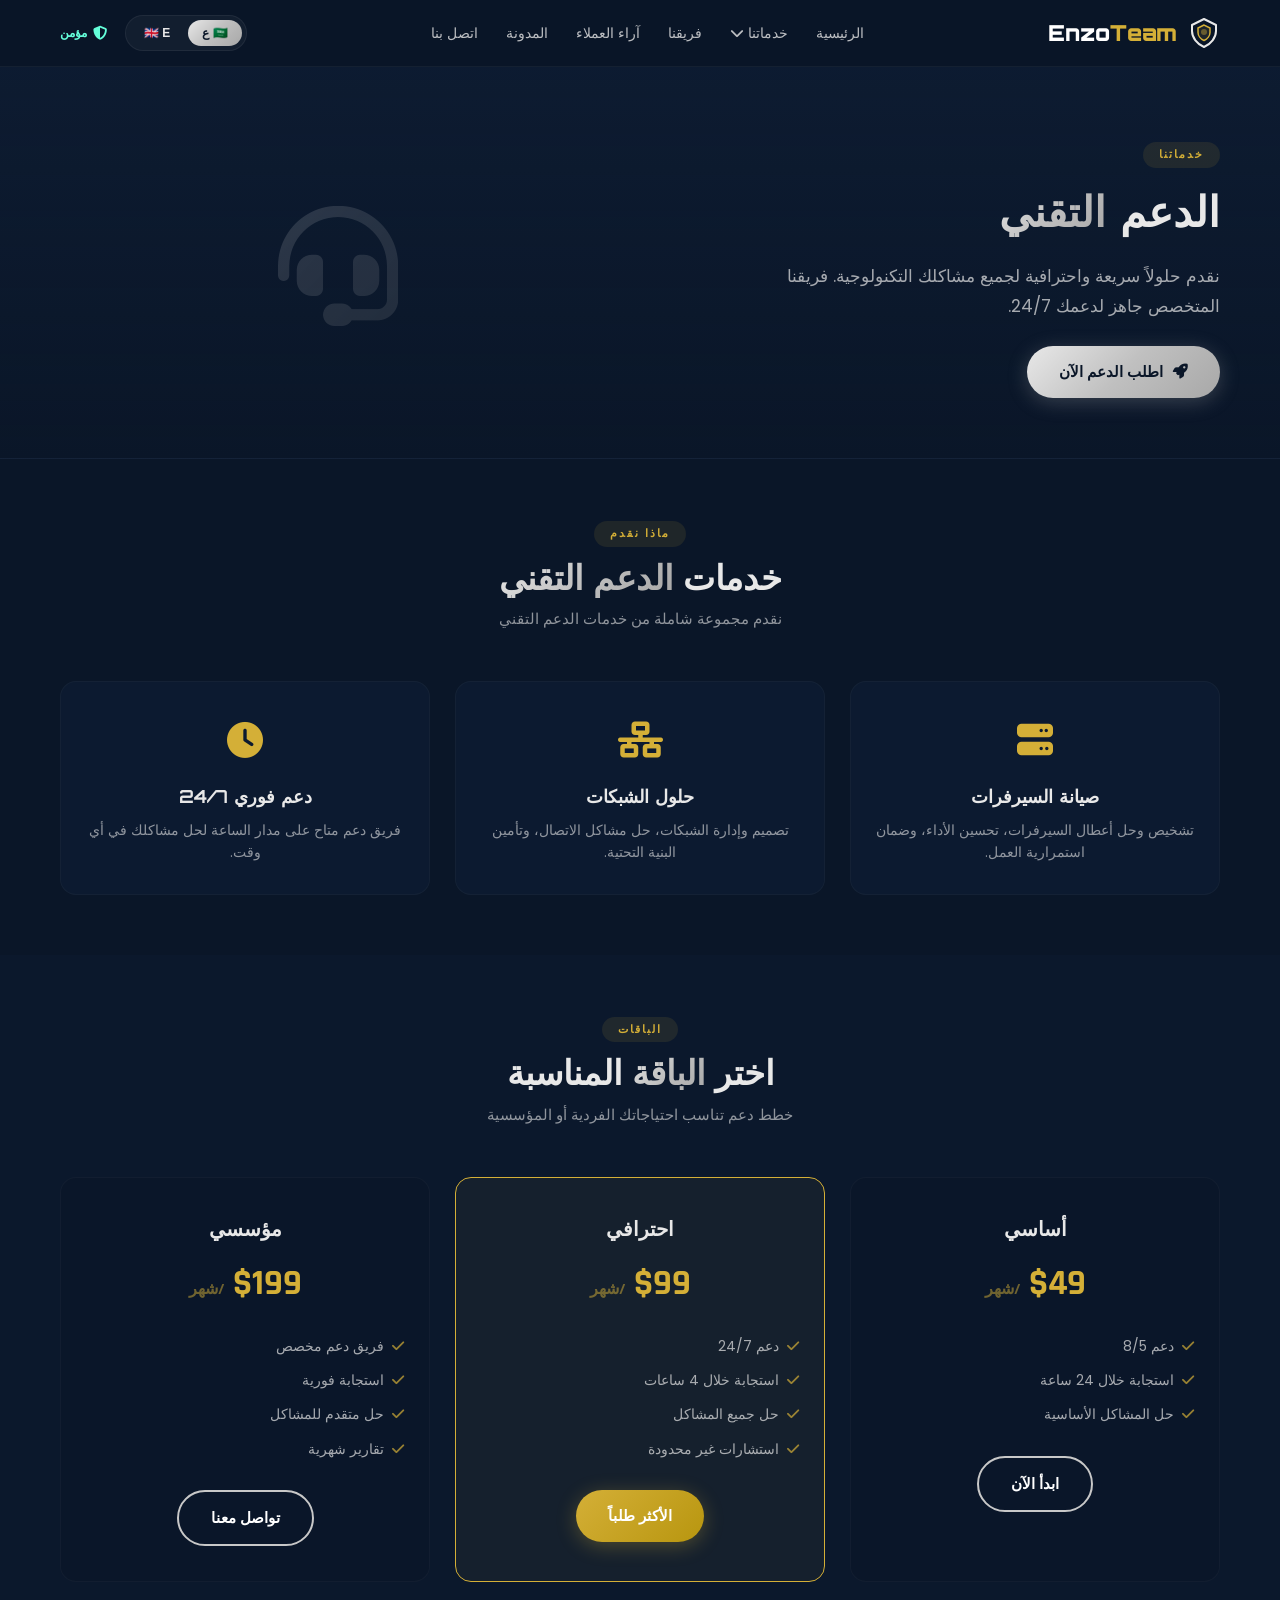
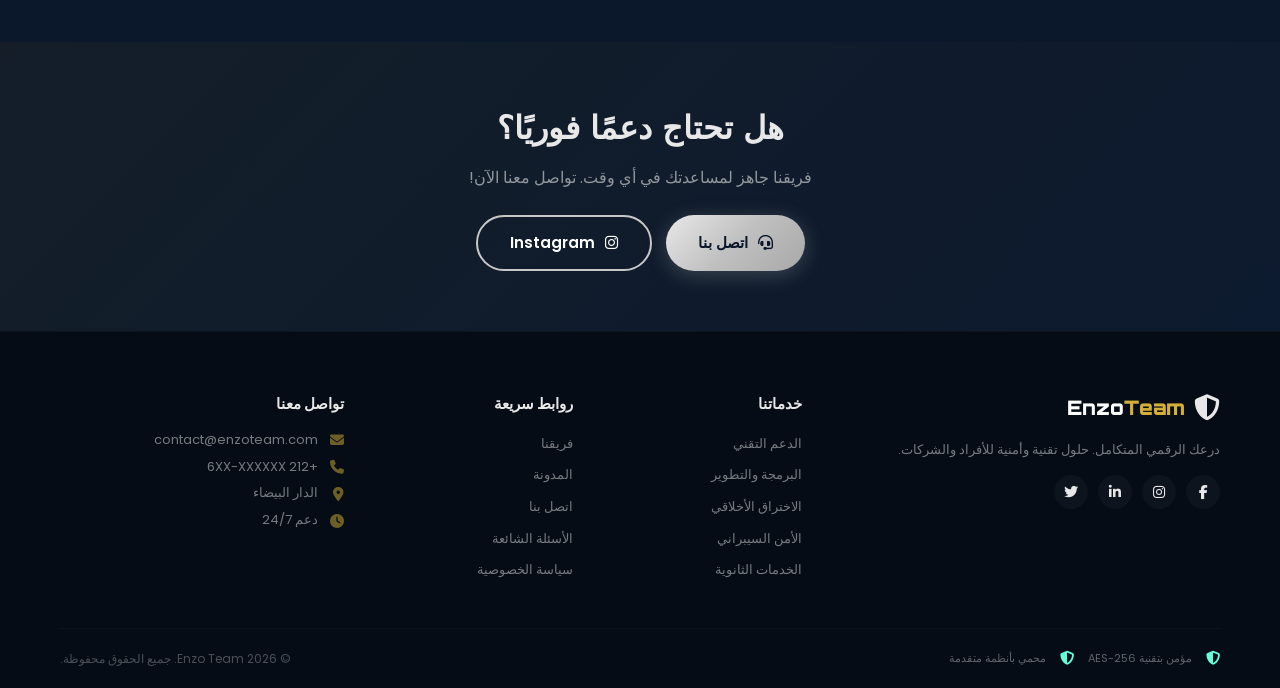
<file: support.html>
<!DOCTYPE html>
<html lang="ar" dir="rtl">
<head>
    <meta charset="UTF-8">
    <meta name="viewport" content="width=device-width, initial-scale=1.0">
    <title>الدعم التقني - Enzo Team</title>
    
    <!-- Google Fonts -->
    <link rel="preconnect" href="https://fonts.googleapis.com">
    <link rel="preconnect" href="https://fonts.gstatic.com" crossorigin>
    <link href="https://fonts.googleapis.com/css2?family=Orbitron:wght@400;700;900&family=Poppins:wght@300;400;600;700&family=Rajdhani:wght@500;600;700&display=swap" rel="stylesheet">
    
    <!-- Font Awesome -->
    <link rel="stylesheet" href="https://cdnjs.cloudflare.com/ajax/libs/font-awesome/6.5.0/css/all.min.css">
    
    <style>
        /* ===== نفس الـ style من index.html ===== */
        * {
            margin: 0;
            padding: 0;
            box-sizing: border-box;
        }

        :root {
            --primary-dark: #0A1628;
            --primary-mid: #152A4A;
            --primary-light: #1E3D6B;
            --silver: #C8C8C8;
            --silver-light: #E8E8E8;
            --silver-gradient: linear-gradient(135deg, #E8E8E8 0%, #C0C0C0 50%, #A8A8A8 100%);
            --gold: #D4AF37;
            --gold-dark: #B8960F;
            --gold-light: #F0D060;
            --white: #FFFFFF;
            --cyan-light: #64FFDA;
            --text-dark: #0A1628;
            --text-light: #E8E8E8;
            --shadow: 0 10px 40px rgba(0, 0, 0, 0.4);
            --shadow-hover: 0 20px 60px rgba(0, 0, 0, 0.6);
            --border-radius: 16px;
            --transition: all 0.3s cubic-bezier(0.4, 0, 0.2, 1);
            --font-title: 'Orbitron', sans-serif;
            --font-body: 'Poppins', sans-serif;
            --font-numbers: 'Rajdhani', sans-serif;
        }

        html { scroll-behavior: smooth; }
        body {
            font-family: var(--font-body);
            background: var(--primary-dark);
            color: var(--text-light);
            line-height: 1.6;
            overflow-x: hidden;
            direction: rtl;
        }
        a { text-decoration: none; color: inherit; transition: var(--transition); }
        ul { list-style: none; }
        .container { max-width: 1200px; margin: 0 auto; padding: 0 20px; }

        ::-webkit-scrollbar { width: 8px; }
        ::-webkit-scrollbar-track { background: var(--primary-dark); }
        ::-webkit-scrollbar-thumb { background: var(--silver-gradient); border-radius: 10px; }
        ::-webkit-scrollbar-thumb:hover { background: var(--gold); }
        ::selection { background: var(--gold); color: var(--primary-dark); }

        /* ===== BUTTONS ===== */
        .btn {
            display: inline-flex;
            align-items: center;
            gap: 10px;
            padding: 14px 32px;
            border-radius: 50px;
            font-family: var(--font-body);
            font-weight: 600;
            font-size: 15px;
            cursor: pointer;
            transition: var(--transition);
            border: none;
            text-decoration: none;
        }
        .btn-primary {
            background: var(--silver-gradient);
            color: var(--primary-dark);
            box-shadow: 0 4px 20px rgba(192, 192, 192, 0.25);
        }
        .btn-primary:hover { transform: translateY(-3px); box-shadow: 0 8px 35px rgba(192, 192, 192, 0.4); }
        .btn-secondary {
            background: transparent;
            color: var(--white);
            border: 2px solid var(--silver);
        }
        .btn-secondary:hover { background: var(--silver); color: var(--primary-dark); transform: translateY(-3px); }
        .btn-gold {
            background: linear-gradient(135deg, var(--gold), var(--gold-dark));
            color: var(--white);
            box-shadow: 0 4px 20px rgba(212, 175, 55, 0.3);
        }
        .btn-gold:hover { transform: translateY(-3px); box-shadow: 0 8px 35px rgba(212, 175, 55, 0.4); }

        /* ===== HEADER ===== */
        .header {
            position: fixed;
            top: 0;
            left: 0;
            right: 0;
            z-index: 1000;
            padding: 15px 0;
            background: rgba(10, 22, 40, 0.95);
            backdrop-filter: blur(15px);
            border-bottom: 1px solid rgba(192, 192, 192, 0.06);
            transition: var(--transition);
        }
        .header.scrolled { padding: 10px 0; box-shadow: 0 4px 30px rgba(0, 0, 0, 0.5); }
        .header-inner { display: flex; justify-content: space-between; align-items: center; }

        .logo a {
            display: flex;
            align-items: center;
            gap: 10px;
            font-family: var(--font-title);
            font-size: 22px;
            font-weight: 900;
            color: var(--white);
        }
        .logo-icon { font-size: 26px; display: flex; align-items: center; }
        .logo-icon svg { width: 32px; height: 32px; }
        .logo-text { color: var(--white); }
        .logo-highlight { color: var(--gold); }

        .nav-list {
            display: flex;
            align-items: center;
            gap: 28px;
        }
        .nav-list > li > a {
            color: var(--text-light);
            font-size: 14px;
            font-weight: 500;
            padding: 8px 0;
            position: relative;
            opacity: 0.8;
            transition: var(--transition);
        }
        .nav-list > li > a::after {
            content: '';
            position: absolute;
            bottom: 0;
            left: 0;
            width: 0;
            height: 2px;
            background: var(--gold);
            transition: var(--transition);
        }
        .nav-list > li > a:hover::after,
        .nav-list > li > a.active::after { width: 100%; }
        .nav-list > li > a:hover,
        .nav-list > li > a.active { opacity: 1; color: var(--gold); }

        .dropdown { position: relative; }
        .dropdown-menu {
            position: absolute;
            top: 100%;
            right: 0;
            background: var(--primary-mid);
            padding: 10px 0;
            border-radius: 12px;
            min-width: 220px;
            opacity: 0;
            visibility: hidden;
            transform: translateY(10px);
            transition: var(--transition);
            box-shadow: var(--shadow);
            border: 1px solid rgba(192, 192, 192, 0.06);
        }
        .dropdown:hover .dropdown-menu {
            opacity: 1;
            visibility: visible;
            transform: translateY(0);
        }
        .dropdown-menu li a {
            display: block;
            padding: 10px 24px;
            color: var(--text-light);
            font-size: 14px;
            transition: var(--transition);
        }
        .dropdown-menu li a:hover {
            background: rgba(212, 175, 55, 0.08);
            color: var(--gold);
        }

        .header-right {
            display: flex;
            align-items: center;
            gap: 18px;
        }
        .language-switcher {
            display: flex;
            gap: 4px;
            background: rgba(255,255,255,0.04);
            padding: 4px;
            border-radius: 50px;
            border: 1px solid rgba(255,255,255,0.06);
        }
        .lang-btn {
            background: transparent;
            border: none;
            padding: 6px 14px;
            border-radius: 50px;
            color: var(--text-light);
            font-size: 12px;
            font-weight: 600;
            cursor: pointer;
            transition: var(--transition);
        }
        .lang-btn.active {
            background: var(--silver-gradient);
            color: var(--primary-dark);
        }
        .lang-btn:hover:not(.active) { background: rgba(255,255,255,0.06); }

        .security-badge {
            display: flex;
            align-items: center;
            gap: 6px;
            color: var(--cyan-light);
            font-size: 12px;
            font-weight: 600;
        }
        .security-badge i { font-size: 14px; }

        .menu-toggle {
            display: none;
            flex-direction: column;
            gap: 5px;
            background: transparent;
            border: none;
            cursor: pointer;
            padding: 5px;
        }
        .menu-toggle span {
            display: block;
            width: 28px;
            height: 2px;
            background: var(--white);
            border-radius: 3px;
            transition: var(--transition);
        }
        .menu-toggle.active span:nth-child(1) { transform: rotate(45deg) translate(5px, 5px); }
        .menu-toggle.active span:nth-child(2) { opacity: 0; }
        .menu-toggle.active span:nth-child(3) { transform: rotate(-45deg) translate(5px, -5px); }

        /* ===== PAGE HERO ===== */
        .page-hero {
            padding: 140px 0 60px;
            background: linear-gradient(180deg, rgba(21, 42, 74, 0.3) 0%, transparent 100%);
            border-bottom: 1px solid rgba(192, 192, 192, 0.04);
        }
        .page-hero-inner {
            display: grid;
            grid-template-columns: 1fr 1fr;
            gap: 50px;
            align-items: center;
        }
        .page-hero-content h1 {
            font-family: var(--font-title);
            font-size: 42px;
            font-weight: 900;
            margin-bottom: 16px;
        }
        .page-hero-content h1 .highlight {
            background: var(--silver-gradient);
            -webkit-background-clip: text;
            -webkit-text-fill-color: transparent;
            background-clip: text;
        }
        .page-hero-content p {
            font-size: 17px;
            opacity: 0.7;
            line-height: 1.8;
            margin-bottom: 24px;
            max-width: 500px;
        }
        .page-hero-icon {
            font-size: 120px;
            color: var(--gold);
            opacity: 0.15;
            text-align: center;
        }
        .page-hero-icon i {
            background: var(--silver-gradient);
            -webkit-background-clip: text;
            -webkit-text-fill-color: transparent;
            background-clip: text;
        }

        /* ===== SERVICE DETAILS ===== */
        .service-details { padding: 60px 0; }
        .service-details-grid {
            display: grid;
            grid-template-columns: repeat(3, 1fr);
            gap: 25px;
        }
        .detail-card {
            background: rgba(21, 42, 74, 0.25);
            padding: 30px 24px;
            border-radius: var(--border-radius);
            border: 1px solid rgba(192, 192, 192, 0.04);
            transition: var(--transition);
            text-align: center;
        }
        .detail-card:hover {
            border-color: rgba(212, 175, 55, 0.15);
            transform: translateY(-5px);
        }
        .detail-card .icon {
            font-size: 36px;
            color: var(--gold);
            margin-bottom: 12px;
        }
        .detail-card h3 {
            font-family: var(--font-title);
            font-size: 18px;
            margin-bottom: 8px;
        }
        .detail-card p {
            font-size: 14px;
            opacity: 0.6;
            line-height: 1.6;
        }

        /* ===== PRICING ===== */
        .pricing { padding: 60px 0; background: rgba(21, 42, 74, 0.12); }
        .pricing-grid {
            display: grid;
            grid-template-columns: repeat(3, 1fr);
            gap: 25px;
        }
        .pricing-card {
            background: rgba(10, 22, 40, 0.6);
            padding: 35px 25px;
            border-radius: var(--border-radius);
            border: 1px solid rgba(192, 192, 192, 0.04);
            text-align: center;
            transition: var(--transition);
        }
        .pricing-card:hover {
            border-color: rgba(212, 175, 55, 0.15);
            transform: translateY(-5px);
        }
        .pricing-card.featured {
            border-color: var(--gold);
            background: rgba(212, 175, 55, 0.05);
        }
        .pricing-card .plan-name {
            font-family: var(--font-title);
            font-size: 20px;
            font-weight: 700;
            margin-bottom: 4px;
        }
        .pricing-card .plan-price {
            font-family: var(--font-numbers);
            font-size: 36px;
            font-weight: 700;
            color: var(--gold);
            margin: 10px 0;
        }
        .pricing-card .plan-price span {
            font-size: 16px;
            opacity: 0.5;
        }
        .pricing-card ul {
            text-align: right;
            margin: 16px 0 24px;
        }
        .pricing-card ul li {
            padding: 6px 0;
            font-size: 14px;
            opacity: 0.7;
            display: flex;
            align-items: center;
            gap: 8px;
        }
        .pricing-card ul li i {
            color: var(--gold);
        }

        /* ===== SECTION HEADER ===== */
        .section-header {
            text-align: center;
            margin-bottom: 50px;
        }
        .section-tag {
            display: inline-block;
            padding: 4px 16px;
            background: rgba(212, 175, 55, 0.1);
            border-radius: 50px;
            font-size: 11px;
            font-weight: 600;
            color: var(--gold);
            text-transform: uppercase;
            letter-spacing: 2px;
            margin-bottom: 10px;
        }
        .section-title {
            font-family: var(--font-title);
            font-size: 34px;
            font-weight: 700;
            line-height: 1.2;
        }
        .section-title .highlight {
            background: var(--silver-gradient);
            -webkit-background-clip: text;
            -webkit-text-fill-color: transparent;
            background-clip: text;
        }
        .section-desc {
            font-size: 15px;
            opacity: 0.6;
            max-width: 600px;
            margin: 10px auto 0;
        }

        /* ===== CTA ===== */
        .cta-section {
            padding: 60px 0;
            background: linear-gradient(135deg, rgba(212, 175, 55, 0.05), rgba(21, 42, 74, 0.2));
            text-align: center;
        }
        .cta-section h2 {
            font-family: var(--font-title);
            font-size: 32px;
            margin-bottom: 12px;
        }
        .cta-section p {
            opacity: 0.6;
            margin-bottom: 24px;
        }
        .cta-section .btn-group {
            display: flex;
            gap: 14px;
            justify-content: center;
            flex-wrap: wrap;
        }

        /* ===== FOOTER ===== */
        .footer {
            padding: 60px 0 20px;
            background: rgba(5, 12, 22, 0.95);
            border-top: 1px solid rgba(192, 192, 192, 0.04);
        }
        .footer-grid {
            display: grid;
            grid-template-columns: 2fr 1fr 1fr 1.5fr;
            gap: 40px;
            margin-bottom: 40px;
        }
        .footer-logo {
            display: flex;
            align-items: center;
            gap: 8px;
            font-family: var(--font-title);
            font-size: 20px;
            font-weight: 900;
            margin-bottom: 14px;
        }
        .footer-about {
            font-size: 13px;
            opacity: 0.5;
            line-height: 1.8;
            margin-bottom: 14px;
        }
        .footer-social {
            display: flex;
            gap: 10px;
        }
        .footer-social a {
            width: 34px;
            height: 34px;
            border-radius: 50%;
            background: rgba(255,255,255,0.03);
            display: flex;
            align-items: center;
            justify-content: center;
            transition: var(--transition);
            font-size: 14px;
        }
        .footer-social a:hover {
            background: var(--gold);
            color: var(--primary-dark);
        }
        .footer-col h4 {
            font-size: 15px;
            font-weight: 700;
            margin-bottom: 14px;
            color: var(--silver-light);
        }
        .footer-col ul li { margin-bottom: 6px; }
        .footer-col ul li a {
            font-size: 13px;
            opacity: 0.5;
            transition: var(--transition);
        }
        .footer-col ul li a:hover { opacity: 1; color: var(--gold); }
        .footer-contact li {
            font-size: 13px;
            opacity: 0.5;
            display: flex;
            align-items: center;
            gap: 10px;
            margin-bottom: 8px;
        }
        .footer-contact li i {
            color: var(--gold);
            width: 16px;
            font-size: 14px;
        }
        .footer-bottom {
            border-top: 1px solid rgba(192, 192, 192, 0.04);
            padding-top: 20px;
            display: flex;
            justify-content: space-between;
            align-items: center;
            flex-wrap: wrap;
            gap: 14px;
        }
        .footer-security {
            display: flex;
            align-items: center;
            gap: 14px;
            flex-wrap: wrap;
        }
        .footer-security i {
            color: var(--cyan-light);
            font-size: 14px;
        }
        .footer-security span {
            font-size: 11px;
            opacity: 0.4;
        }
        .footer-copy {
            font-size: 12px;
            opacity: 0.3;
        }

        .back-to-top {
            position: fixed;
            bottom: 30px;
            right: 30px;
            width: 42px;
            height: 42px;
            border-radius: 50%;
            background: var(--silver-gradient);
            border: none;
            color: var(--primary-dark);
            font-size: 18px;
            cursor: pointer;
            transition: var(--transition);
            opacity: 0;
            visibility: hidden;
            transform: translateY(20px);
            z-index: 999;
        }
        .back-to-top.visible {
            opacity: 1;
            visibility: visible;
            transform: translateY(0);
        }
        .back-to-top:hover {
            transform: translateY(-4px);
            box-shadow: 0 8px 30px rgba(192, 192, 192, 0.25);
        }

        /* ===== RESPONSIVE ===== */
        @media (max-width: 992px) {
            .page-hero-inner {
                grid-template-columns: 1fr;
                text-align: center;
            }
            .page-hero-content p { margin: 0 auto 24px; }
            .page-hero-icon { font-size: 80px; }
            .service-details-grid,
            .pricing-grid { grid-template-columns: repeat(2, 1fr); }
            .footer-grid { grid-template-columns: 1fr 1fr; }
            .nav {
                position: fixed;
                top: 70px;
                left: 0;
                right: 0;
                background: var(--primary-dark);
                padding: 30px;
                border-bottom: 1px solid rgba(192, 192, 192, 0.06);
                opacity: 0;
                visibility: hidden;
                transform: translateY(-20px);
                transition: var(--transition);
            }
            .nav.open {
                opacity: 1;
                visibility: visible;
                transform: translateY(0);
            }
            .nav-list {
                flex-direction: column;
                gap: 14px;
            }
            .dropdown-menu {
                position: static;
                opacity: 1;
                visibility: visible;
                transform: none;
                background: rgba(255,255,255,0.03);
                margin-top: 6px;
                box-shadow: none;
            }
            .menu-toggle { display: flex; }
            .language-switcher .lang-btn span { display: none; }
            .security-badge span { display: none; }
        }

        @media (max-width: 768px) {
            .page-hero-content h1 { font-size: 30px; }
            .service-details-grid,
            .pricing-grid { grid-template-columns: 1fr; }
            .footer-grid { grid-template-columns: 1fr; }
            .footer-bottom { flex-direction: column; text-align: center; }
            .footer-security { justify-content: center; }
            .section-title { font-size: 26px; }
        }
    </style>
</head>
<body>
    <!-- ===== HEADER ===== -->
    <header class="header" id="header">
        <div class="container">
            <div class="header-inner">
                <div class="logo">
                    <a href="index.html">
                        <span class="logo-icon">
                            <svg viewBox="0 0 32 32" fill="none" xmlns="http://www.w3.org/2000/svg">
                                <path d="M16 2L4 8V14C4 20.5 9 27 16 30C23 27 28 20.5 28 14V8L16 2Z" stroke="url(#logoGrad)" stroke-width="2" stroke-linejoin="round"/>
                                <path d="M16 8L10 11V15.5C10 18.5 12.5 22 16 23.5C19.5 22 22 18.5 22 15.5V11L16 8Z" fill="rgba(212,175,55,0.1)" stroke="url(#logoGrad2)" stroke-width="1.5"/>
                                <circle cx="16" cy="15" r="3" fill="url(#logoGrad2)" opacity="0.4"/>
                                <defs>
                                    <linearGradient id="logoGrad" x1="2" y1="2" x2="30" y2="30">
                                        <stop offset="0%" stop-color="#E8E8E8"/>
                                        <stop offset="50%" stop-color="#C0C0C0"/>
                                        <stop offset="100%" stop-color="#A8A8A8"/>
                                    </linearGradient>
                                    <linearGradient id="logoGrad2" x1="10" y1="8" x2="22" y2="24">
                                        <stop offset="0%" stop-color="#D4AF37"/>
                                        <stop offset="100%" stop-color="#B8960F"/>
                                    </linearGradient>
                                </defs>
                            </svg>
                        </span>
                        <span class="logo-text">Enzo<span class="logo-highlight">Team</span></span>
                    </a>
                </div>
                
                <nav class="nav" id="nav">
                    <ul class="nav-list">
                        <li><a href="index.html">الرئيسية</a></li>
                        <li class="dropdown">
                            <a href="#">خدماتنا <i class="fas fa-chevron-down"></i></a>
                            <ul class="dropdown-menu">
                                <li><a href="support.html" class="active">الدعم التقني</a></li>
                                <li><a href="programming.html">البرمجة والتطوير</a></li>
                                <li><a href="hacking.html">الاختراق الأخلاقي</a></li>
                                <li><a href="cybersecurity.html">الأمن السيبراني</a></li>
                                <li><a href="secondary.html">الخدمات الثانوية</a></li>
                            </ul>
                        </li>
                        <li><a href="team.html">فريقنا</a></li>
                        <li><a href="index.html#testimonials">آراء العملاء</a></li>
                        <li><a href="blog.html">المدونة</a></li>
                        <li><a href="contact.html">اتصل بنا</a></li>
                    </ul>
                </nav>
                
                <div class="header-right">
                    <div class="language-switcher">
                        <button class="lang-btn active" data-lang="ar" onclick="switchLanguage('ar')">🇸🇦 ع</button>
                        <button class="lang-btn" data-lang="en" onclick="switchLanguage('en')">🇬🇧 E</button>
                    </div>
                    <div class="security-badge">
                        <i class="fas fa-shield-halved"></i>
                        <span>مؤمن</span>
                    </div>
                    <button class="menu-toggle" id="menuToggle">
                        <span></span>
                        <span></span>
                        <span></span>
                    </button>
                </div>
            </div>
        </div>
    </header>

    <!-- ===== PAGE HERO ===== -->
    <section class="page-hero">
        <div class="container">
            <div class="page-hero-inner">
                <div class="page-hero-content">
                    <span class="section-tag">خدماتنا</span>
                    <h1 id="pageTitle">الدعم <span class="highlight">التقني</span></h1>
                    <p id="pageDesc">نقدم حلولاً سريعة واحترافية لجميع مشاكلك التكنولوجية. فريقنا المتخصص جاهز لدعمك 24/7.</p>
                    <a href="#pricing" class="btn btn-primary"><i class="fas fa-rocket"></i> <span id="ctaBtn">اطلب الدعم الآن</span></a>
                </div>
                <div class="page-hero-icon">
                    <i class="fas fa-headset"></i>
                </div>
            </div>
        </div>
    </section>

    <!-- ===== SERVICE DETAILS ===== -->
    <section class="service-details">
        <div class="container">
            <div class="section-header">
                <span class="section-tag">ماذا نقدم</span>
                <h2 class="section-title">خدمات <span class="highlight">الدعم التقني</span></h2>
                <p class="section-desc">نقدم مجموعة شاملة من خدمات الدعم التقني</p>
            </div>
            
            <div class="service-details-grid">
                <div class="detail-card">
                    <div class="icon"><i class="fas fa-server"></i></div>
                    <h3 id="d1Title">صيانة السيرفرات</h3>
                    <p id="d1Desc">تشخيص وحل أعطال السيرفرات، تحسين الأداء، وضمان استمرارية العمل.</p>
                </div>
                <div class="detail-card">
                    <div class="icon"><i class="fas fa-network-wired"></i></div>
                    <h3 id="d2Title">حلول الشبكات</h3>
                    <p id="d2Desc">تصميم وإدارة الشبكات، حل مشاكل الاتصال، وتأمين البنية التحتية.</p>
                </div>
                <div class="detail-card">
                    <div class="icon"><i class="fas fa-clock"></i></div>
                    <h3 id="d3Title">دعم فوري 24/7</h3>
                    <p id="d3Desc">فريق دعم متاح على مدار الساعة لحل مشاكلك في أي وقت.</p>
                </div>
            </div>
        </div>
    </section>

    <!-- ===== PRICING ===== -->
    <section class="pricing" id="pricing">
        <div class="container">
            <div class="section-header">
                <span class="section-tag">الباقات</span>
                <h2 class="section-title">اختر <span class="highlight">الباقة</span> المناسبة</h2>
                <p class="section-desc">خطط دعم تناسب احتياجاتك الفردية أو المؤسسية</p>
            </div>
            
            <div class="pricing-grid">
                <div class="pricing-card">
                    <div class="plan-name" id="p1Name">أساسي</div>
                    <div class="plan-price">$49 <span>/شهر</span></div>
                    <ul>
                        <li><i class="fas fa-check"></i> <span id="p1f1">دعم 8/5</span></li>
                        <li><i class="fas fa-check"></i> <span id="p1f2">استجابة خلال 24 ساعة</span></li>
                        <li><i class="fas fa-check"></i> <span id="p1f3">حل المشاكل الأساسية</span></li>
                    </ul>
                    <a href="contact.html" class="btn btn-secondary">ابدأ الآن</a>
                </div>
                
                <div class="pricing-card featured">
                    <div class="plan-name" id="p2Name">احترافي</div>
                    <div class="plan-price">$99 <span>/شهر</span></div>
                    <ul>
                        <li><i class="fas fa-check"></i> <span id="p2f1">دعم 24/7</span></li>
                        <li><i class="fas fa-check"></i> <span id="p2f2">استجابة خلال 4 ساعات</span></li>
                        <li><i class="fas fa-check"></i> <span id="p2f3">حل جميع المشاكل</span></li>
                        <li><i class="fas fa-check"></i> <span id="p2f4">استشارات غير محدودة</span></li>
                    </ul>
                    <a href="contact.html" class="btn btn-gold">الأكثر طلباً</a>
                </div>
                
                <div class="pricing-card">
                    <div class="plan-name" id="p3Name">مؤسسي</div>
                    <div class="plan-price">$199 <span>/شهر</span></div>
                    <ul>
                        <li><i class="fas fa-check"></i> <span id="p3f1">فريق دعم مخصص</span></li>
                        <li><i class="fas fa-check"></i> <span id="p3f2">استجابة فورية</span></li>
                        <li><i class="fas fa-check"></i> <span id="p3f3">حل متقدم للمشاكل</span></li>
                        <li><i class="fas fa-check"></i> <span id="p3f4">تقارير شهرية</span></li>
                    </ul>
                    <a href="contact.html" class="btn btn-secondary">تواصل معنا</a>
                </div>
            </div>
        </div>
    </section>

    <!-- ===== CTA ===== -->
    <section class="cta-section">
        <div class="container">
            <h2 id="ctaTitle">هل تحتاج دعمًا فوريًا؟</h2>
            <p id="ctaDesc">فريقنا جاهز لمساعدتك في أي وقت. تواصل معنا الآن!</p>
            <div class="btn-group">
                <a href="contact.html" class="btn btn-primary"><i class="fas fa-headset"></i> <span id="ctaBtn2">اتصل بنا</span></a>
                <a href="https://instagram.com/enzoteam" target="_blank" class="btn btn-secondary"><i class="fab fa-instagram"></i> Instagram</a>
            </div>
        </div>
    </section>

    <!-- ===== FOOTER ===== -->
    <footer class="footer">
        <div class="container">
            <div class="footer-grid">
                <div class="footer-col">
                    <div class="footer-logo">
                        <span class="logo-icon"><i class="fas fa-shield-alt"></i></span>
                        <span class="logo-text">Enzo<span class="logo-highlight">Team</span></span>
                    </div>
                    <p class="footer-about">درعك الرقمي المتكامل. حلول تقنية وأمنية للأفراد والشركات.</p>
                    <div class="footer-social">
                        <a href="#"><i class="fab fa-facebook-f"></i></a>
                        <a href="https://instagram.com/enzoteam" target="_blank"><i class="fab fa-instagram"></i></a>
                        <a href="#"><i class="fab fa-linkedin-in"></i></a>
                        <a href="#"><i class="fab fa-twitter"></i></a>
                    </div>
                </div>
                
                <div class="footer-col">
                    <h4>خدماتنا</h4>
                    <ul>
                        <li><a href="support.html">الدعم التقني</a></li>
                        <li><a href="programming.html">البرمجة والتطوير</a></li>
                        <li><a href="hacking.html">الاختراق الأخلاقي</a></li>
                        <li><a href="cybersecurity.html">الأمن السيبراني</a></li>
                        <li><a href="secondary.html">الخدمات الثانوية</a></li>
                    </ul>
                </div>
                
                <div class="footer-col">
                    <h4>روابط سريعة</h4>
                    <ul>
                        <li><a href="team.html">فريقنا</a></li>
                        <li><a href="blog.html">المدونة</a></li>
                        <li><a href="contact.html">اتصل بنا</a></li>
                        <li><a href="#">الأسئلة الشائعة</a></li>
                        <li><a href="#">سياسة الخصوصية</a></li>
                    </ul>
                </div>
                
                <div class="footer-col">
                    <h4>تواصل معنا</h4>
                    <ul class="footer-contact">
                        <li><i class="fas fa-envelope"></i> contact@enzoteam.com</li>
                        <li><i class="fas fa-phone"></i> +212 6XX-XXXXXX</li>
                        <li><i class="fas fa-map-marker-alt"></i> الدار البيضاء</li>
                        <li><i class="fas fa-clock"></i> دعم 24/7</li>
                    </ul>
                </div>
            </div>
            
            <div class="footer-bottom">
                <div class="footer-security">
                    <i class="fas fa-shield-halved"></i>
                    <span>مؤمن بتقنية AES-256</span>
                    <i class="fas fa-shield-halved"></i>
                    <span>محمي بأنظمة متقدمة</span>
                </div>
                <p class="footer-copy">&copy; 2026 Enzo Team. جميع الحقوق محفوظة.</p>
            </div>
        </div>
    </footer>

    <!-- ===== BACK TO TOP ===== -->
    <button class="back-to-top" id="backToTop">
        <i class="fas fa-chevron-up"></i>
    </button>

    <!-- ===== JAVASCRIPT ===== -->
    <script>
        document.addEventListener('DOMContentLoaded', function() {
            // Mobile Menu
            const menuToggle = document.getElementById('menuToggle');
            const nav = document.getElementById('nav');
            if (menuToggle && nav) {
                menuToggle.addEventListener('click', function() {
                    this.classList.toggle('active');
                    nav.classList.toggle('open');
                });
            }

            // Header Scroll
            const header = document.getElementById('header');
            window.addEventListener('scroll', function() {
                if (window.pageYOffset > 50) {
                    header.classList.add('scrolled');
                } else {
                    header.classList.remove('scrolled');
                }
            });

            // Back to Top
            const backToTop = document.getElementById('backToTop');
            window.addEventListener('scroll', function() {
                if (window.pageYOffset > 300) {
                    backToTop.classList.add('visible');
                } else {
                    backToTop.classList.remove('visible');
                }
            });
            if (backToTop) {
                backToTop.addEventListener('click', function() {
                    window.scrollTo({ top: 0, behavior: 'smooth' });
                });
            }
        });

        // ===== LANGUAGE SWITCHER =====
        function switchLanguage(lang) {
            document.querySelectorAll('.lang-btn').forEach(btn => {
                btn.classList.remove('active');
                if (btn.dataset.lang === lang) btn.classList.add('active');
            });

            const en = {
                pageTitle: 'Technical <span class="highlight">Support</span>',
                pageDesc: 'We provide fast and professional solutions for all your technology problems. Our expert team is ready to support you 24/7.',
                ctaBtn: 'Request Support Now',
                d1Title: 'Server Maintenance',
                d1Desc: 'Diagnose and fix server issues, optimize performance, and ensure business continuity.',
                d2Title: 'Network Solutions',
                d2Desc: 'Design and manage networks, resolve connectivity issues, and secure infrastructure.',
                d3Title: '24/7 Instant Support',
                d3Desc: 'Support team available around the clock to solve your problems anytime.',
                p1Name: 'Basic',
                p1f1: '8/5 support',
                p1f2: '24h response time',
                p1f3: 'Basic issue resolution',
                p2Name: 'Professional',
                p2f1: '24/7 support',
                p2f2: '4h response time',
                p2f3: 'All issues resolved',
                p2f4: 'Unlimited consultations',
                p3Name: 'Enterprise',
                p3f1: 'Dedicated support team',
                p3f2: 'Immediate response',
                p3f3: 'Advanced problem solving',
                p3f4: 'Monthly reports',
                ctaTitle: 'Need Immediate Support?',
                ctaDesc: 'Our team is ready to help you anytime. Contact us now!',
                ctaBtn2: 'Contact Us'
            };

            const ar = {
                pageTitle: 'الدعم <span class="highlight">التقني</span>',
                pageDesc: 'نقدم حلولاً سريعة واحترافية لجميع مشاكلك التكنولوجية. فريقنا المتخصص جاهز لدعمك 24/7.',
                ctaBtn: 'اطلب الدعم الآن',
                d1Title: 'صيانة السيرفرات',
                d1Desc: 'تشخيص وحل أعطال السيرفرات، تحسين الأداء، وضمان استمرارية العمل.',
                d2Title: 'حلول الشبكات',
                d2Desc: 'تصميم وإدارة الشبكات، حل مشاكل الاتصال، وتأمين البنية التحتية.',
                d3Title: 'دعم فوري 24/7',
                d3Desc: 'فريق دعم متاح على مدار الساعة لحل مشاكلك في أي وقت.',
                p1Name: 'أساسي',
                p1f1: 'دعم 8/5',
                p1f2: 'استجابة خلال 24 ساعة',
                p1f3: 'حل المشاكل الأساسية',
                p2Name: 'احترافي',
                p2f1: 'دعم 24/7',
                p2f2: 'استجابة خلال 4 ساعات',
                p2f3: 'حل جميع المشاكل',
                p2f4: 'استشارات غير محدودة',
                p3Name: 'مؤسسي',
                p3f1: 'فريق دعم مخصص',
                p3f2: 'استجابة فورية',
                p3f3: 'حل متقدم للمشاكل',
                p3f4: 'تقارير شهرية',
                ctaTitle: 'هل تحتاج دعمًا فوريًا؟',
                ctaDesc: 'فريقنا جاهز لمساعدتك في أي وقت. تواصل معنا الآن!',
                ctaBtn2: 'اتصل بنا'
            };

            const t = lang === 'en' ? en : ar;

            document.getElementById('pageTitle').innerHTML = t.pageTitle;
            document.getElementById('pageDesc').textContent = t.pageDesc;
            document.getElementById('ctaBtn').textContent = t.ctaBtn;
            document.getElementById('d1Title').textContent = t.d1Title;
            document.getElementById('d1Desc').textContent = t.d1Desc;
            document.getElementById('d2Title').textContent = t.d2Title;
            document.getElementById('d2Desc').textContent = t.d2Desc;
            document.getElementById('d3Title').textContent = t.d3Title;
            document.getElementById('d3Desc').textContent = t.d3Desc;
            document.getElementById('p1Name').textContent = t.p1Name;
            document.getElementById('p1f1').textContent = t.p1f1;
            document.getElementById('p1f2').textContent = t.p1f2;
            document.getElementById('p1f3').textContent = t.p1f3;
            document.getElementById('p2Name').textContent = t.p2Name;
            document.getElementById('p2f1').textContent = t.p2f1;
            document.getElementById('p2f2').textContent = t.p2f2;
            document.getElementById('p2f3').textContent = t.p2f3;
            document.getElementById('p2f4').textContent = t.p2f4;
            document.getElementById('p3Name').textContent = t.p3Name;
            document.getElementById('p3f1').textContent = t.p3f1;
            document.getElementById('p3f2').textContent = t.p3f2;
            document.getElementById('p3f3').textContent = t.p3f3;
            document.getElementById('p3f4').textContent = t.p3f4;
            document.getElementById('ctaTitle').textContent = t.ctaTitle;
            document.getElementById('ctaDesc').textContent = t.ctaDesc;
            document.getElementById('ctaBtn2').textContent = t.ctaBtn2;
        }
    </script>
</body>
</html>
</file>
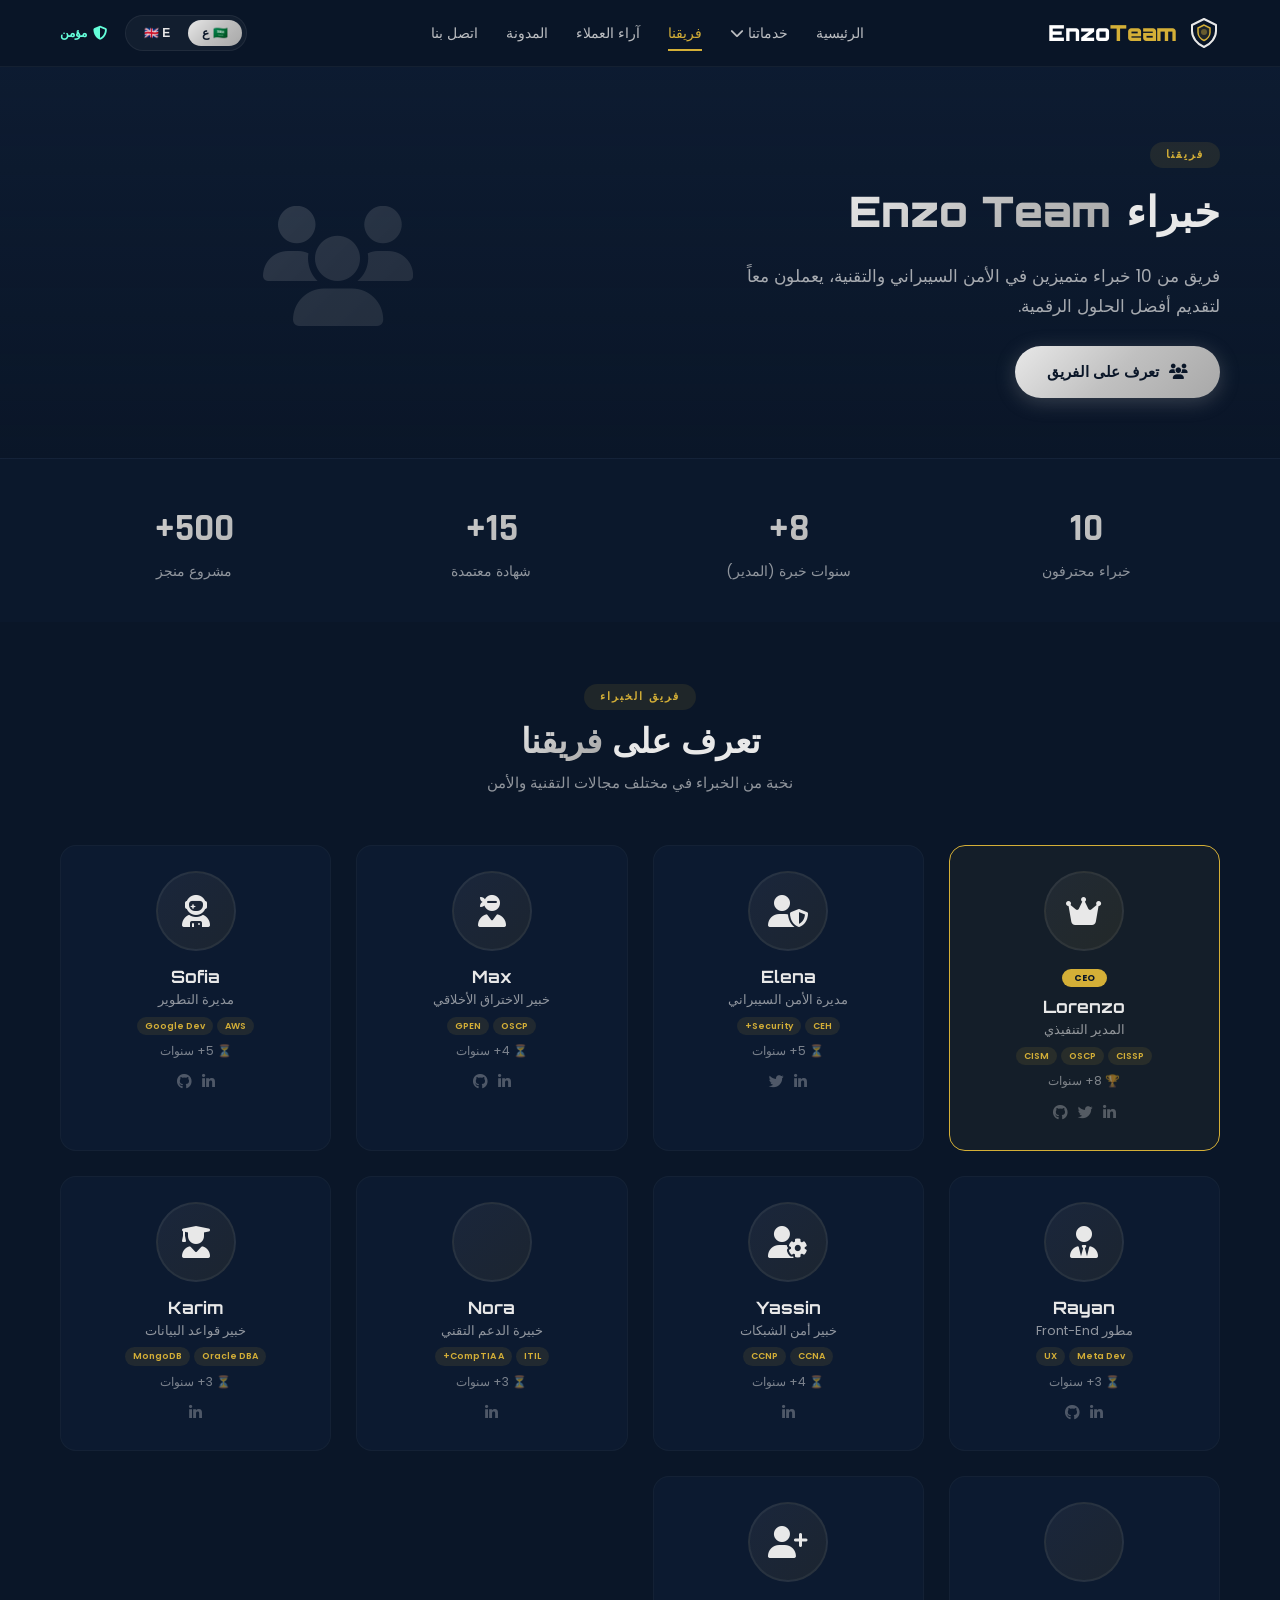
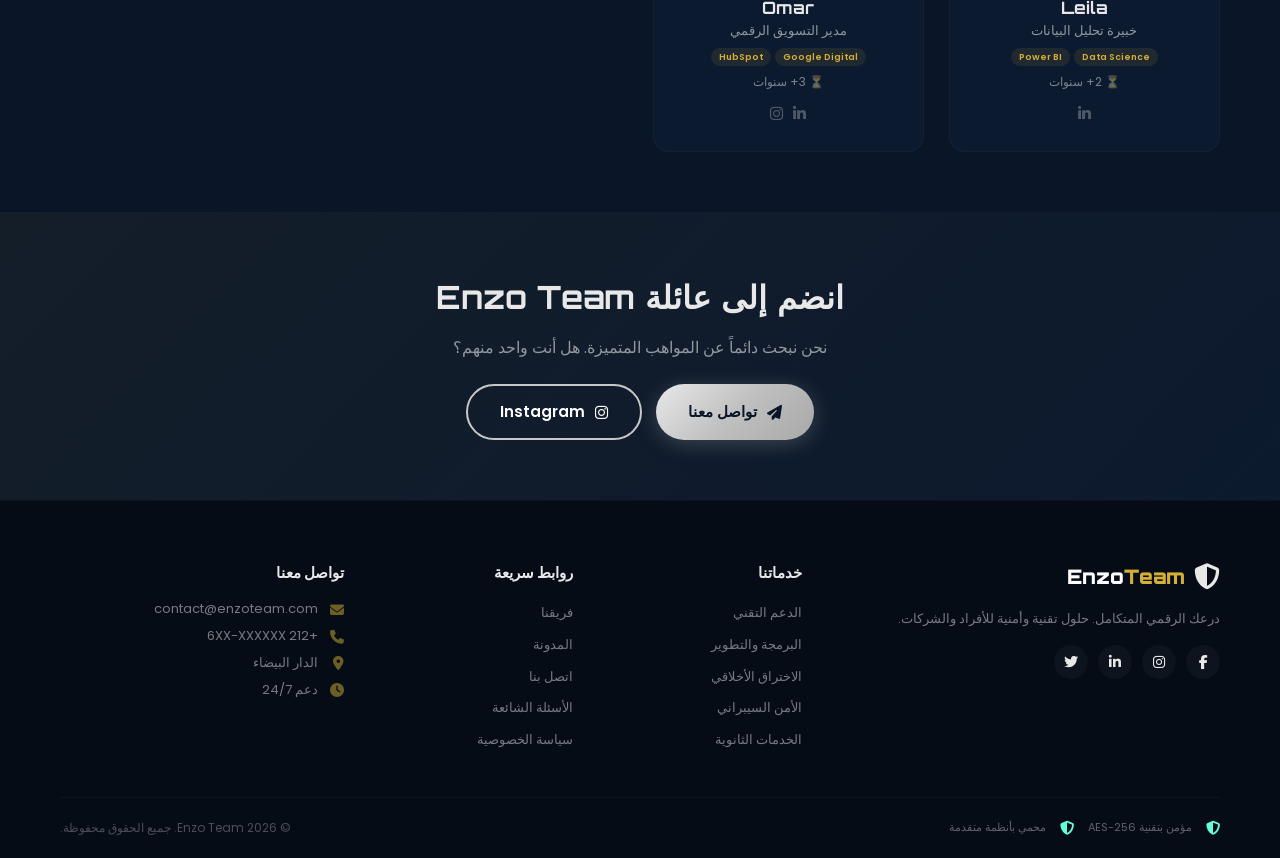
<file: team.html>
<!DOCTYPE html>
<html lang="ar" dir="rtl">
<head>
    <meta charset="UTF-8">
    <meta name="viewport" content="width=device-width, initial-scale=1.0">
    <title>فريقنا - Enzo Team</title>
    
    <!-- Google Fonts -->
    <link rel="preconnect" href="https://fonts.googleapis.com">
    <link rel="preconnect" href="https://fonts.gstatic.com" crossorigin>
    <link href="https://fonts.googleapis.com/css2?family=Orbitron:wght@400;700;900&family=Poppins:wght@300;400;600;700&family=Rajdhani:wght@500;600;700&display=swap" rel="stylesheet">
    
    <!-- Font Awesome -->
    <link rel="stylesheet" href="https://cdnjs.cloudflare.com/ajax/libs/font-awesome/6.5.0/css/all.min.css">
    
    <style>
        /* ===== نفس الـ style من الصفحات السابقة ===== */
        * {
            margin: 0;
            padding: 0;
            box-sizing: border-box;
        }

        :root {
            --primary-dark: #0A1628;
            --primary-mid: #152A4A;
            --primary-light: #1E3D6B;
            --silver: #C8C8C8;
            --silver-light: #E8E8E8;
            --silver-gradient: linear-gradient(135deg, #E8E8E8 0%, #C0C0C0 50%, #A8A8A8 100%);
            --gold: #D4AF37;
            --gold-dark: #B8960F;
            --gold-light: #F0D060;
            --white: #FFFFFF;
            --cyan-light: #64FFDA;
            --text-dark: #0A1628;
            --text-light: #E8E8E8;
            --shadow: 0 10px 40px rgba(0, 0, 0, 0.4);
            --shadow-hover: 0 20px 60px rgba(0, 0, 0, 0.6);
            --border-radius: 16px;
            --transition: all 0.3s cubic-bezier(0.4, 0, 0.2, 1);
            --font-title: 'Orbitron', sans-serif;
            --font-body: 'Poppins', sans-serif;
            --font-numbers: 'Rajdhani', sans-serif;
        }

        html { scroll-behavior: smooth; }
        body {
            font-family: var(--font-body);
            background: var(--primary-dark);
            color: var(--text-light);
            line-height: 1.6;
            overflow-x: hidden;
            direction: rtl;
        }
        a { text-decoration: none; color: inherit; transition: var(--transition); }
        ul { list-style: none; }
        .container { max-width: 1200px; margin: 0 auto; padding: 0 20px; }

        ::-webkit-scrollbar { width: 8px; }
        ::-webkit-scrollbar-track { background: var(--primary-dark); }
        ::-webkit-scrollbar-thumb { background: var(--silver-gradient); border-radius: 10px; }
        ::-webkit-scrollbar-thumb:hover { background: var(--gold); }
        ::selection { background: var(--gold); color: var(--primary-dark); }

        /* ===== BUTTONS ===== */
        .btn {
            display: inline-flex;
            align-items: center;
            gap: 10px;
            padding: 14px 32px;
            border-radius: 50px;
            font-family: var(--font-body);
            font-weight: 600;
            font-size: 15px;
            cursor: pointer;
            transition: var(--transition);
            border: none;
            text-decoration: none;
        }
        .btn-primary {
            background: var(--silver-gradient);
            color: var(--primary-dark);
            box-shadow: 0 4px 20px rgba(192, 192, 192, 0.25);
        }
        .btn-primary:hover { transform: translateY(-3px); box-shadow: 0 8px 35px rgba(192, 192, 192, 0.4); }
        .btn-secondary {
            background: transparent;
            color: var(--white);
            border: 2px solid var(--silver);
        }
        .btn-secondary:hover { background: var(--silver); color: var(--primary-dark); transform: translateY(-3px); }

        /* ===== HEADER ===== */
        .header {
            position: fixed;
            top: 0;
            left: 0;
            right: 0;
            z-index: 1000;
            padding: 15px 0;
            background: rgba(10, 22, 40, 0.95);
            backdrop-filter: blur(15px);
            border-bottom: 1px solid rgba(192, 192, 192, 0.06);
            transition: var(--transition);
        }
        .header.scrolled { padding: 10px 0; box-shadow: 0 4px 30px rgba(0, 0, 0, 0.5); }
        .header-inner { display: flex; justify-content: space-between; align-items: center; }

        .logo a {
            display: flex;
            align-items: center;
            gap: 10px;
            font-family: var(--font-title);
            font-size: 22px;
            font-weight: 900;
            color: var(--white);
        }
        .logo-icon { font-size: 26px; display: flex; align-items: center; }
        .logo-icon svg { width: 32px; height: 32px; }
        .logo-text { color: var(--white); }
        .logo-highlight { color: var(--gold); }

        .nav-list {
            display: flex;
            align-items: center;
            gap: 28px;
        }
        .nav-list > li > a {
            color: var(--text-light);
            font-size: 14px;
            font-weight: 500;
            padding: 8px 0;
            position: relative;
            opacity: 0.8;
            transition: var(--transition);
        }
        .nav-list > li > a::after {
            content: '';
            position: absolute;
            bottom: 0;
            left: 0;
            width: 0;
            height: 2px;
            background: var(--gold);
            transition: var(--transition);
        }
        .nav-list > li > a:hover::after,
        .nav-list > li > a.active::after { width: 100%; }
        .nav-list > li > a:hover,
        .nav-list > li > a.active { opacity: 1; color: var(--gold); }

        .dropdown { position: relative; }
        .dropdown-menu {
            position: absolute;
            top: 100%;
            right: 0;
            background: var(--primary-mid);
            padding: 10px 0;
            border-radius: 12px;
            min-width: 220px;
            opacity: 0;
            visibility: hidden;
            transform: translateY(10px);
            transition: var(--transition);
            box-shadow: var(--shadow);
            border: 1px solid rgba(192, 192, 192, 0.06);
        }
        .dropdown:hover .dropdown-menu {
            opacity: 1;
            visibility: visible;
            transform: translateY(0);
        }
        .dropdown-menu li a {
            display: block;
            padding: 10px 24px;
            color: var(--text-light);
            font-size: 14px;
            transition: var(--transition);
        }
        .dropdown-menu li a:hover {
            background: rgba(212, 175, 55, 0.08);
            color: var(--gold);
        }

        .header-right {
            display: flex;
            align-items: center;
            gap: 18px;
        }
        .language-switcher {
            display: flex;
            gap: 4px;
            background: rgba(255,255,255,0.04);
            padding: 4px;
            border-radius: 50px;
            border: 1px solid rgba(255,255,255,0.06);
        }
        .lang-btn {
            background: transparent;
            border: none;
            padding: 6px 14px;
            border-radius: 50px;
            color: var(--text-light);
            font-size: 12px;
            font-weight: 600;
            cursor: pointer;
            transition: var(--transition);
        }
        .lang-btn.active {
            background: var(--silver-gradient);
            color: var(--primary-dark);
        }
        .lang-btn:hover:not(.active) { background: rgba(255,255,255,0.06); }

        .security-badge {
            display: flex;
            align-items: center;
            gap: 6px;
            color: var(--cyan-light);
            font-size: 12px;
            font-weight: 600;
        }
        .security-badge i { font-size: 14px; }

        .menu-toggle {
            display: none;
            flex-direction: column;
            gap: 5px;
            background: transparent;
            border: none;
            cursor: pointer;
            padding: 5px;
        }
        .menu-toggle span {
            display: block;
            width: 28px;
            height: 2px;
            background: var(--white);
            border-radius: 3px;
            transition: var(--transition);
        }
        .menu-toggle.active span:nth-child(1) { transform: rotate(45deg) translate(5px, 5px); }
        .menu-toggle.active span:nth-child(2) { opacity: 0; }
        .menu-toggle.active span:nth-child(3) { transform: rotate(-45deg) translate(5px, -5px); }

        /* ===== PAGE HERO ===== */
        .page-hero {
            padding: 140px 0 60px;
            background: linear-gradient(180deg, rgba(21, 42, 74, 0.3) 0%, transparent 100%);
            border-bottom: 1px solid rgba(192, 192, 192, 0.04);
        }
        .page-hero-inner {
            display: grid;
            grid-template-columns: 1fr 1fr;
            gap: 50px;
            align-items: center;
        }
        .page-hero-content h1 {
            font-family: var(--font-title);
            font-size: 42px;
            font-weight: 900;
            margin-bottom: 16px;
        }
        .page-hero-content h1 .highlight {
            background: var(--silver-gradient);
            -webkit-background-clip: text;
            -webkit-text-fill-color: transparent;
            background-clip: text;
        }
        .page-hero-content p {
            font-size: 17px;
            opacity: 0.7;
            line-height: 1.8;
            margin-bottom: 24px;
            max-width: 500px;
        }
        .page-hero-icon {
            font-size: 120px;
            color: var(--gold);
            opacity: 0.15;
            text-align: center;
        }
        .page-hero-icon i {
            background: var(--silver-gradient);
            -webkit-background-clip: text;
            -webkit-text-fill-color: transparent;
            background-clip: text;
        }

        /* ===== TEAM GRID ===== */
        .team-page { padding: 60px 0; }
        .team-grid-full {
            display: grid;
            grid-template-columns: repeat(4, 1fr);
            gap: 25px;
        }
        .team-card-full {
            background: rgba(21, 42, 74, 0.25);
            padding: 25px 18px;
            border-radius: var(--border-radius);
            border: 1px solid rgba(192, 192, 192, 0.04);
            transition: var(--transition);
            text-align: center;
        }
        .team-card-full:hover {
            border-color: rgba(212, 175, 55, 0.15);
            transform: translateY(-5px);
        }
        .team-card-full.featured {
            border-color: var(--gold);
            background: rgba(212, 175, 55, 0.05);
        }
        .team-card-full .avatar {
            width: 80px;
            height: 80px;
            border-radius: 50%;
            background: linear-gradient(135deg, rgba(192,192,192,0.08), rgba(212,175,55,0.08));
            display: flex;
            align-items: center;
            justify-content: center;
            font-size: 32px;
            margin: 0 auto 12px;
            border: 2px solid rgba(192, 192, 192, 0.08);
            transition: var(--transition);
        }
        .team-card-full:hover .avatar {
            border-color: var(--gold);
            box-shadow: 0 0 30px rgba(212, 175, 55, 0.08);
        }
        .team-card-full .badge {
            display: inline-block;
            background: var(--gold);
            color: var(--primary-dark);
            font-size: 9px;
            font-weight: 700;
            padding: 2px 12px;
            border-radius: 50px;
            margin-bottom: 6px;
        }
        .team-card-full .name {
            font-family: var(--font-title);
            font-size: 17px;
            font-weight: 700;
        }
        .team-card-full .role {
            font-size: 13px;
            opacity: 0.6;
            display: block;
            margin-bottom: 6px;
        }
        .team-card-full .certs {
            display: flex;
            gap: 4px;
            justify-content: center;
            flex-wrap: wrap;
            margin-bottom: 6px;
        }
        .team-card-full .certs span {
            font-size: 9px;
            padding: 2px 8px;
            border-radius: 50px;
            background: rgba(212, 175, 55, 0.1);
            color: var(--gold);
            font-weight: 600;
        }
        .team-card-full .exp {
            font-size: 12px;
            opacity: 0.5;
        }
        .team-card-full .social {
            display: flex;
            gap: 10px;
            justify-content: center;
            margin-top: 10px;
        }
        .team-card-full .social a {
            color: var(--text-light);
            opacity: 0.3;
            transition: var(--transition);
            font-size: 15px;
        }
        .team-card-full .social a:hover {
            opacity: 1;
            color: var(--gold);
        }

        /* ===== TEAM STATS ===== */
        .team-stats { padding: 40px 0; background: rgba(21, 42, 74, 0.12); }
        .team-stats-grid {
            display: grid;
            grid-template-columns: repeat(4, 1fr);
            gap: 30px;
        }
        .team-stat-item {
            text-align: center;
        }
        .team-stat-item .number {
            font-family: var(--font-numbers);
            font-size: 38px;
            font-weight: 700;
            background: var(--silver-gradient);
            -webkit-background-clip: text;
            -webkit-text-fill-color: transparent;
            background-clip: text;
        }
        .team-stat-item .label {
            font-size: 14px;
            opacity: 0.6;
        }

        /* ===== SECTION HEADER ===== */
        .section-header {
            text-align: center;
            margin-bottom: 50px;
        }
        .section-tag {
            display: inline-block;
            padding: 4px 16px;
            background: rgba(212, 175, 55, 0.1);
            border-radius: 50px;
            font-size: 11px;
            font-weight: 600;
            color: var(--gold);
            text-transform: uppercase;
            letter-spacing: 2px;
            margin-bottom: 10px;
        }
        .section-title {
            font-family: var(--font-title);
            font-size: 34px;
            font-weight: 700;
            line-height: 1.2;
        }
        .section-title .highlight {
            background: var(--silver-gradient);
            -webkit-background-clip: text;
            -webkit-text-fill-color: transparent;
            background-clip: text;
        }
        .section-desc {
            font-size: 15px;
            opacity: 0.6;
            max-width: 600px;
            margin: 10px auto 0;
        }

        /* ===== CTA ===== */
        .cta-section {
            padding: 60px 0;
            background: linear-gradient(135deg, rgba(212, 175, 55, 0.05), rgba(21, 42, 74, 0.2));
            text-align: center;
        }
        .cta-section h2 {
            font-family: var(--font-title);
            font-size: 32px;
            margin-bottom: 12px;
        }
        .cta-section p {
            opacity: 0.6;
            margin-bottom: 24px;
        }
        .cta-section .btn-group {
            display: flex;
            gap: 14px;
            justify-content: center;
            flex-wrap: wrap;
        }

        /* ===== FOOTER ===== */
        .footer {
            padding: 60px 0 20px;
            background: rgba(5, 12, 22, 0.95);
            border-top: 1px solid rgba(192, 192, 192, 0.04);
        }
        .footer-grid {
            display: grid;
            grid-template-columns: 2fr 1fr 1fr 1.5fr;
            gap: 40px;
            margin-bottom: 40px;
        }
        .footer-logo {
            display: flex;
            align-items: center;
            gap: 8px;
            font-family: var(--font-title);
            font-size: 20px;
            font-weight: 900;
            margin-bottom: 14px;
        }
        .footer-about {
            font-size: 13px;
            opacity: 0.5;
            line-height: 1.8;
            margin-bottom: 14px;
        }
        .footer-social {
            display: flex;
            gap: 10px;
        }
        .footer-social a {
            width: 34px;
            height: 34px;
            border-radius: 50%;
            background: rgba(255,255,255,0.03);
            display: flex;
            align-items: center;
            justify-content: center;
            transition: var(--transition);
            font-size: 14px;
        }
        .footer-social a:hover {
            background: var(--gold);
            color: var(--primary-dark);
        }
        .footer-col h4 {
            font-size: 15px;
            font-weight: 700;
            margin-bottom: 14px;
            color: var(--silver-light);
        }
        .footer-col ul li { margin-bottom: 6px; }
        .footer-col ul li a {
            font-size: 13px;
            opacity: 0.5;
            transition: var(--transition);
        }
        .footer-col ul li a:hover { opacity: 1; color: var(--gold); }
        .footer-contact li {
            font-size: 13px;
            opacity: 0.5;
            display: flex;
            align-items: center;
            gap: 10px;
            margin-bottom: 8px;
        }
        .footer-contact li i {
            color: var(--gold);
            width: 16px;
            font-size: 14px;
        }
        .footer-bottom {
            border-top: 1px solid rgba(192, 192, 192, 0.04);
            padding-top: 20px;
            display: flex;
            justify-content: space-between;
            align-items: center;
            flex-wrap: wrap;
            gap: 14px;
        }
        .footer-security {
            display: flex;
            align-items: center;
            gap: 14px;
            flex-wrap: wrap;
        }
        .footer-security i {
            color: var(--cyan-light);
            font-size: 14px;
        }
        .footer-security span {
            font-size: 11px;
            opacity: 0.4;
        }
        .footer-copy {
            font-size: 12px;
            opacity: 0.3;
        }

        .back-to-top {
            position: fixed;
            bottom: 30px;
            right: 30px;
            width: 42px;
            height: 42px;
            border-radius: 50%;
            background: var(--silver-gradient);
            border: none;
            color: var(--primary-dark);
            font-size: 18px;
            cursor: pointer;
            transition: var(--transition);
            opacity: 0;
            visibility: hidden;
            transform: translateY(20px);
            z-index: 999;
        }
        .back-to-top.visible {
            opacity: 1;
            visibility: visible;
            transform: translateY(0);
        }
        .back-to-top:hover {
            transform: translateY(-4px);
            box-shadow: 0 8px 30px rgba(192, 192, 192, 0.25);
        }

        /* ===== RESPONSIVE ===== */
        @media (max-width: 992px) {
            .page-hero-inner {
                grid-template-columns: 1fr;
                text-align: center;
            }
            .page-hero-content p { margin: 0 auto 24px; }
            .page-hero-icon { font-size: 80px; }
            .team-grid-full { grid-template-columns: repeat(2, 1fr); }
            .team-stats-grid { grid-template-columns: repeat(2, 1fr); }
            .footer-grid { grid-template-columns: 1fr 1fr; }
            .nav {
                position: fixed;
                top: 70px;
                left: 0;
                right: 0;
                background: var(--primary-dark);
                padding: 30px;
                border-bottom: 1px solid rgba(192, 192, 192, 0.06);
                opacity: 0;
                visibility: hidden;
                transform: translateY(-20px);
                transition: var(--transition);
            }
            .nav.open {
                opacity: 1;
                visibility: visible;
                transform: translateY(0);
            }
            .nav-list {
                flex-direction: column;
                gap: 14px;
            }
            .dropdown-menu {
                position: static;
                opacity: 1;
                visibility: visible;
                transform: none;
                background: rgba(255,255,255,0.03);
                margin-top: 6px;
                box-shadow: none;
            }
            .menu-toggle { display: flex; }
            .language-switcher .lang-btn span { display: none; }
            .security-badge span { display: none; }
        }

        @media (max-width: 768px) {
            .page-hero-content h1 { font-size: 30px; }
            .team-grid-full { grid-template-columns: 1fr; }
            .team-stats-grid { grid-template-columns: 1fr 1fr; }
            .footer-grid { grid-template-columns: 1fr; }
            .footer-bottom { flex-direction: column; text-align: center; }
            .footer-security { justify-content: center; }
            .section-title { font-size: 26px; }
        }

        @media (max-width: 480px) {
            .team-stats-grid { grid-template-columns: 1fr; }
        }
    </style>
</head>
<body>
    <!-- ===== HEADER ===== -->
    <header class="header" id="header">
        <div class="container">
            <div class="header-inner">
                <div class="logo">
                    <a href="index.html">
                        <span class="logo-icon">
                            <svg viewBox="0 0 32 32" fill="none" xmlns="http://www.w3.org/2000/svg">
                                <path d="M16 2L4 8V14C4 20.5 9 27 16 30C23 27 28 20.5 28 14V8L16 2Z" stroke="url(#logoGrad)" stroke-width="2" stroke-linejoin="round"/>
                                <path d="M16 8L10 11V15.5C10 18.5 12.5 22 16 23.5C19.5 22 22 18.5 22 15.5V11L16 8Z" fill="rgba(212,175,55,0.1)" stroke="url(#logoGrad2)" stroke-width="1.5"/>
                                <circle cx="16" cy="15" r="3" fill="url(#logoGrad2)" opacity="0.4"/>
                                <defs>
                                    <linearGradient id="logoGrad" x1="2" y1="2" x2="30" y2="30">
                                        <stop offset="0%" stop-color="#E8E8E8"/>
                                        <stop offset="50%" stop-color="#C0C0C0"/>
                                        <stop offset="100%" stop-color="#A8A8A8"/>
                                    </linearGradient>
                                    <linearGradient id="logoGrad2" x1="10" y1="8" x2="22" y2="24">
                                        <stop offset="0%" stop-color="#D4AF37"/>
                                        <stop offset="100%" stop-color="#B8960F"/>
                                    </linearGradient>
                                </defs>
                            </svg>
                        </span>
                        <span class="logo-text">Enzo<span class="logo-highlight">Team</span></span>
                    </a>
                </div>
                
                <nav class="nav" id="nav">
                    <ul class="nav-list">
                        <li><a href="index.html">الرئيسية</a></li>
                        <li class="dropdown">
                            <a href="#">خدماتنا <i class="fas fa-chevron-down"></i></a>
                            <ul class="dropdown-menu">
                                <li><a href="support.html">الدعم التقني</a></li>
                                <li><a href="programming.html">البرمجة والتطوير</a></li>
                                <li><a href="hacking.html">الاختراق الأخلاقي</a></li>
                                <li><a href="cybersecurity.html">الأمن السيبراني</a></li>
                                <li><a href="secondary.html">الخدمات الثانوية</a></li>
                            </ul>
                        </li>
                        <li><a href="team.html" class="active">فريقنا</a></li>
                        <li><a href="index.html#testimonials">آراء العملاء</a></li>
                        <li><a href="blog.html">المدونة</a></li>
                        <li><a href="contact.html">اتصل بنا</a></li>
                    </ul>
                </nav>
                
                <div class="header-right">
                    <div class="language-switcher">
                        <button class="lang-btn active" data-lang="ar" onclick="switchLanguage('ar')">🇸🇦 ع</button>
                        <button class="lang-btn" data-lang="en" onclick="switchLanguage('en')">🇬🇧 E</button>
                    </div>
                    <div class="security-badge">
                        <i class="fas fa-shield-halved"></i>
                        <span>مؤمن</span>
                    </div>
                    <button class="menu-toggle" id="menuToggle">
                        <span></span>
                        <span></span>
                        <span></span>
                    </button>
                </div>
            </div>
        </div>
    </header>

    <!-- ===== PAGE HERO ===== -->
    <section class="page-hero">
        <div class="container">
            <div class="page-hero-inner">
                <div class="page-hero-content">
                    <span class="section-tag">فريقنا</span>
                    <h1 id="pageTitle">خبراء <span class="highlight">Enzo Team</span></h1>
                    <p id="pageDesc">فريق من 10 خبراء متميزين في الأمن السيبراني والتقنية، يعملون معاً لتقديم أفضل الحلول الرقمية.</p>
                    <a href="#team" class="btn btn-primary"><i class="fas fa-users"></i> <span id="ctaBtn">تعرف على الفريق</span></a>
                </div>
                <div class="page-hero-icon">
                    <i class="fas fa-users"></i>
                </div>
            </div>
        </div>
    </section>

    <!-- ===== TEAM STATS ===== -->
    <section class="team-stats">
        <div class="container">
            <div class="team-stats-grid">
                <div class="team-stat-item">
                    <div class="number">10</div>
                    <div class="label" id="stat1Label">خبراء محترفون</div>
                </div>
                <div class="team-stat-item">
                    <div class="number">8+</div>
                    <div class="label" id="stat2Label">سنوات خبرة (المدير)</div>
                </div>
                <div class="team-stat-item">
                    <div class="number">15+</div>
                    <div class="label" id="stat3Label">شهادة معتمدة</div>
                </div>
                <div class="team-stat-item">
                    <div class="number">500+</div>
                    <div class="label" id="stat4Label">مشروع منجز</div>
                </div>
            </div>
        </div>
    </section>

    <!-- ===== TEAM GRID ===== -->
    <section class="team-page" id="team">
        <div class="container">
            <div class="section-header">
                <span class="section-tag">فريق الخبراء</span>
                <h2 class="section-title">تعرف على <span class="highlight">فريقنا</span></h2>
                <p class="section-desc">نخبة من الخبراء في مختلف مجالات التقنية والأمن</p>
            </div>
            
            <div class="team-grid-full">
                <!-- Member 1: Lorenzo - CEO -->
                <div class="team-card-full featured">
                    <div class="avatar"><i class="fas fa-crown"></i></div>
                    <span class="badge">CEO</span>
                    <div class="name">Lorenzo</div>
                    <span class="role" id="role1">المدير التنفيذي</span>
                    <div class="certs">
                        <span>CISSP</span>
                        <span>OSCP</span>
                        <span>CISM</span>
                    </div>
                    <div class="exp">🏆 8+ سنوات</div>
                    <div class="social">
                        <a href="#"><i class="fab fa-linkedin-in"></i></a>
                        <a href="#"><i class="fab fa-twitter"></i></a>
                        <a href="#"><i class="fab fa-github"></i></a>
                    </div>
                </div>

                <!-- Member 2: Elena -->
                <div class="team-card-full">
                    <div class="avatar"><i class="fas fa-user-shield"></i></div>
                    <div class="name">Elena</div>
                    <span class="role" id="role2">مديرة الأمن السيبراني</span>
                    <div class="certs">
                        <span>CEH</span>
                        <span>Security+</span>
                    </div>
                    <div class="exp">⏳ 5+ سنوات</div>
                    <div class="social">
                        <a href="#"><i class="fab fa-linkedin-in"></i></a>
                        <a href="#"><i class="fab fa-twitter"></i></a>
                    </div>
                </div>

                <!-- Member 3: Max -->
                <div class="team-card-full">
                    <div class="avatar"><i class="fas fa-user-ninja"></i></div>
                    <div class="name">Max</div>
                    <span class="role" id="role3">خبير الاختراق الأخلاقي</span>
                    <div class="certs">
                        <span>OSCP</span>
                        <span>GPEN</span>
                    </div>
                    <div class="exp">⏳ 4+ سنوات</div>
                    <div class="social">
                        <a href="#"><i class="fab fa-linkedin-in"></i></a>
                        <a href="#"><i class="fab fa-github"></i></a>
                    </div>
                </div>

                <!-- Member 4: Sofia -->
                <div class="team-card-full">
                    <div class="avatar"><i class="fas fa-user-astronaut"></i></div>
                    <div class="name">Sofia</div>
                    <span class="role" id="role4">مديرة التطوير</span>
                    <div class="certs">
                        <span>AWS</span>
                        <span>Google Dev</span>
                    </div>
                    <div class="exp">⏳ 5+ سنوات</div>
                    <div class="social">
                        <a href="#"><i class="fab fa-linkedin-in"></i></a>
                        <a href="#"><i class="fab fa-github"></i></a>
                    </div>
                </div>

                <!-- Member 5: Rayan -->
                <div class="team-card-full">
                    <div class="avatar"><i class="fas fa-user-tie"></i></div>
                    <div class="name">Rayan</div>
                    <span class="role" id="role5">مطور Front-End</span>
                    <div class="certs">
                        <span>Meta Dev</span>
                        <span>UX</span>
                    </div>
                    <div class="exp">⏳ 3+ سنوات</div>
                    <div class="social">
                        <a href="#"><i class="fab fa-linkedin-in"></i></a>
                        <a href="#"><i class="fab fa-github"></i></a>
                    </div>
                </div>

                <!-- Member 6: Yassin -->
                <div class="team-card-full">
                    <div class="avatar"><i class="fas fa-user-cog"></i></div>
                    <div class="name">Yassin</div>
                    <span class="role" id="role6">خبير أمن الشبكات</span>
                    <div class="certs">
                        <span>CCNA</span>
                        <span>CCNP</span>
                    </div>
                    <div class="exp">⏳ 4+ سنوات</div>
                    <div class="social">
                        <a href="#"><i class="fab fa-linkedin-in"></i></a>
                    </div>
                </div>

                <!-- Member 7: Nora -->
                <div class="team-card-full">
                    <div class="avatar"><i class="fas fa-user-headset"></i></div>
                    <div class="name">Nora</div>
                    <span class="role" id="role7">خبيرة الدعم التقني</span>
                    <div class="certs">
                        <span>ITIL</span>
                        <span>CompTIA A+</span>
                    </div>
                    <div class="exp">⏳ 3+ سنوات</div>
                    <div class="social">
                        <a href="#"><i class="fab fa-linkedin-in"></i></a>
                    </div>
                </div>

                <!-- Member 8: Karim -->
                <div class="team-card-full">
                    <div class="avatar"><i class="fas fa-user-graduate"></i></div>
                    <div class="name">Karim</div>
                    <span class="role" id="role8">خبير قواعد البيانات</span>
                    <div class="certs">
                        <span>Oracle DBA</span>
                        <span>MongoDB</span>
                    </div>
                    <div class="exp">⏳ 3+ سنوات</div>
                    <div class="social">
                        <a href="#"><i class="fab fa-linkedin-in"></i></a>
                    </div>
                </div>

                <!-- Member 9: Leila -->
                <div class="team-card-full">
                    <div class="avatar"><i class="fas fa-user-chart"></i></div>
                    <div class="name">Leila</div>
                    <span class="role" id="role9">خبيرة تحليل البيانات</span>
                    <div class="certs">
                        <span>Data Science</span>
                        <span>Power BI</span>
                    </div>
                    <div class="exp">⏳ 2+ سنوات</div>
                    <div class="social">
                        <a href="#"><i class="fab fa-linkedin-in"></i></a>
                    </div>
                </div>

                <!-- Member 10: Omar -->
                <div class="team-card-full">
                    <div class="avatar"><i class="fas fa-user-plus"></i></div>
                    <div class="name">Omar</div>
                    <span class="role" id="role10">مدير التسويق الرقمي</span>
                    <div class="certs">
                        <span>Google Digital</span>
                        <span>HubSpot</span>
                    </div>
                    <div class="exp">⏳ 3+ سنوات</div>
                    <div class="social">
                        <a href="#"><i class="fab fa-linkedin-in"></i></a>
                        <a href="#"><i class="fab fa-instagram"></i></a>
                    </div>
                </div>
            </div>
        </div>
    </section>

    <!-- ===== CTA ===== -->
    <section class="cta-section">
        <div class="container">
            <h2 id="ctaTitle">انضم إلى عائلة Enzo Team</h2>
            <p id="ctaDesc">نحن نبحث دائماً عن المواهب المتميزة. هل أنت واحد منهم؟</p>
            <div class="btn-group">
                <a href="contact.html" class="btn btn-primary"><i class="fas fa-paper-plane"></i> <span id="ctaBtn2">تواصل معنا</span></a>
                <a href="https://instagram.com/enzoteam" target="_blank" class="btn btn-secondary"><i class="fab fa-instagram"></i> Instagram</a>
            </div>
        </div>
    </section>

    <!-- ===== FOOTER ===== -->
    <footer class="footer">
        <div class="container">
            <div class="footer-grid">
                <div class="footer-col">
                    <div class="footer-logo">
                        <span class="logo-icon"><i class="fas fa-shield-alt"></i></span>
                        <span class="logo-text">Enzo<span class="logo-highlight">Team</span></span>
                    </div>
                    <p class="footer-about">درعك الرقمي المتكامل. حلول تقنية وأمنية للأفراد والشركات.</p>
                    <div class="footer-social">
                        <a href="#"><i class="fab fa-facebook-f"></i></a>
                        <a href="https://instagram.com/enzoteam" target="_blank"><i class="fab fa-instagram"></i></a>
                        <a href="#"><i class="fab fa-linkedin-in"></i></a>
                        <a href="#"><i class="fab fa-twitter"></i></a>
                    </div>
                </div>
                
                <div class="footer-col">
                    <h4>خدماتنا</h4>
                    <ul>
                        <li><a href="support.html">الدعم التقني</a></li>
                        <li><a href="programming.html">البرمجة والتطوير</a></li>
                        <li><a href="hacking.html">الاختراق الأخلاقي</a></li>
                        <li><a href="cybersecurity.html">الأمن السيبراني</a></li>
                        <li><a href="secondary.html">الخدمات الثانوية</a></li>
                    </ul>
                </div>
                
                <div class="footer-col">
                    <h4>روابط سريعة</h4>
                    <ul>
                        <li><a href="team.html">فريقنا</a></li>
                        <li><a href="blog.html">المدونة</a></li>
                        <li><a href="contact.html">اتصل بنا</a></li>
                        <li><a href="#">الأسئلة الشائعة</a></li>
                        <li><a href="#">سياسة الخصوصية</a></li>
                    </ul>
                </div>
                
                <div class="footer-col">
                    <h4>تواصل معنا</h4>
                    <ul class="footer-contact">
                        <li><i class="fas fa-envelope"></i> contact@enzoteam.com</li>
                        <li><i class="fas fa-phone"></i> +212 6XX-XXXXXX</li>
                        <li><i class="fas fa-map-marker-alt"></i> الدار البيضاء</li>
                        <li><i class="fas fa-clock"></i> دعم 24/7</li>
                    </ul>
                </div>
            </div>
            
            <div class="footer-bottom">
                <div class="footer-security">
                    <i class="fas fa-shield-halved"></i>
                    <span>مؤمن بتقنية AES-256</span>
                    <i class="fas fa-shield-halved"></i>
                    <span>محمي بأنظمة متقدمة</span>
                </div>
                <p class="footer-copy">&copy; 2026 Enzo Team. جميع الحقوق محفوظة.</p>
            </div>
        </div>
    </footer>

    <!-- ===== BACK TO TOP ===== -->
    <button class="back-to-top" id="backToTop">
        <i class="fas fa-chevron-up"></i>
    </button>

    <!-- ===== JAVASCRIPT ===== -->
    <script>
        document.addEventListener('DOMContentLoaded', function() {
            const menuToggle = document.getElementById('menuToggle');
            const nav = document.getElementById('nav');
            if (menuToggle && nav) {
                menuToggle.addEventListener('click', function() {
                    this.classList.toggle('active');
                    nav.classList.toggle('open');
                });
            }

            const header = document.getElementById('header');
            window.addEventListener('scroll', function() {
                if (window.pageYOffset > 50) {
                    header.classList.add('scrolled');
                } else {
                    header.classList.remove('scrolled');
                }
            });

            const backToTop = document.getElementById('backToTop');
            window.addEventListener('scroll', function() {
                if (window.pageYOffset > 300) {
                    backToTop.classList.add('visible');
                } else {
                    backToTop.classList.remove('visible');
                }
            });
            if (backToTop) {
                backToTop.addEventListener('click', function() {
                    window.scrollTo({ top: 0, behavior: 'smooth' });
                });
            }
        });

        function switchLanguage(lang) {
            document.querySelectorAll('.lang-btn').forEach(btn => {
                btn.classList.remove('active');
                if (btn.dataset.lang === lang) btn.classList.add('active');
            });

            const en = {
                pageTitle: 'Enzo Team <span class="highlight">Experts</span>',
                pageDesc: 'A team of 10 distinguished experts in cybersecurity and technology, working together to provide the best digital solutions.',
                ctaBtn: 'Meet the Team',
                stat1Label: 'Professional Experts',
                stat2Label: 'Years Experience (CEO)',
                stat3Label: 'Certifications',
                stat4Label: 'Projects Completed',
                role1: 'CEO',
                role2: 'Cybersecurity Director',
                role3: 'Ethical Hacking Expert',
                role4: 'Development Director',
                role5: 'Front-End Developer',
                role6: 'Network Security Expert',
                role7: 'Technical Support Expert',
                role8: 'Database Expert',
                role9: 'Data Analysis Expert',
                role10: 'Digital Marketing Manager',
                ctaTitle: 'Join Enzo Team Family',
                ctaDesc: 'We are always looking for outstanding talent. Are you one of them?',
                ctaBtn2: 'Contact Us'
            };

            const ar = {
                pageTitle: 'خبراء <span class="highlight">Enzo Team</span>',
                pageDesc: 'فريق من 10 خبراء متميزين في الأمن السيبراني والتقنية، يعملون معاً لتقديم أفضل الحلول الرقمية.',
                ctaBtn: 'تعرف على الفريق',
                stat1Label: 'خبراء محترفون',
                stat2Label: 'سنوات خبرة (المدير)',
                stat3Label: 'شهادة معتمدة',
                stat4Label: 'مشروع منجز',
                role1: 'المدير التنفيذي',
                role2: 'مديرة الأمن السيبراني',
                role3: 'خبير الاختراق الأخلاقي',
                role4: 'مديرة التطوير',
                role5: 'مطور Front-End',
                role6: 'خبير أمن الشبكات',
                role7: 'خبيرة الدعم التقني',
                role8: 'خبير قواعد البيانات',
                role9: 'خبيرة تحليل البيانات',
                role10: 'مدير التسويق الرقمي',
                ctaTitle: 'انضم إلى عائلة Enzo Team',
                ctaDesc: 'نحن نبحث دائماً عن المواهب المتميزة. هل أنت واحد منهم؟',
                ctaBtn2: 'تواصل معنا'
            };

            const t = lang === 'en' ? en : ar;

            document.getElementById('pageTitle').innerHTML = t.pageTitle;
            document.getElementById('pageDesc').textContent = t.pageDesc;
            document.getElementById('ctaBtn').textContent = t.ctaBtn;
            document.getElementById('stat1Label').textContent = t.stat1Label;
            document.getElementById('stat2Label').textContent = t.stat2Label;
            document.getElementById('stat3Label').textContent = t.stat3Label;
            document.getElementById('stat4Label').textContent = t.stat4Label;
            document.getElementById('role1').textContent = t.role1;
            document.getElementById('role2').textContent = t.role2;
            document.getElementById('role3').textContent = t.role3;
            document.getElementById('role4').textContent = t.role4;
            document.getElementById('role5').textContent = t.role5;
            document.getElementById('role6').textContent = t.role6;
            document.getElementById('role7').textContent = t.role7;
            document.getElementById('role8').textContent = t.role8;
            document.getElementById('role9').textContent = t.role9;
            document.getElementById('role10').textContent = t.role10;
            document.getElementById('ctaTitle').textContent = t.ctaTitle;
            document.getElementById('ctaDesc').textContent = t.ctaDesc;
            document.getElementById('ctaBtn2').textContent = t.ctaBtn2;
        }
    </script>
</body>
</html>
</file>
